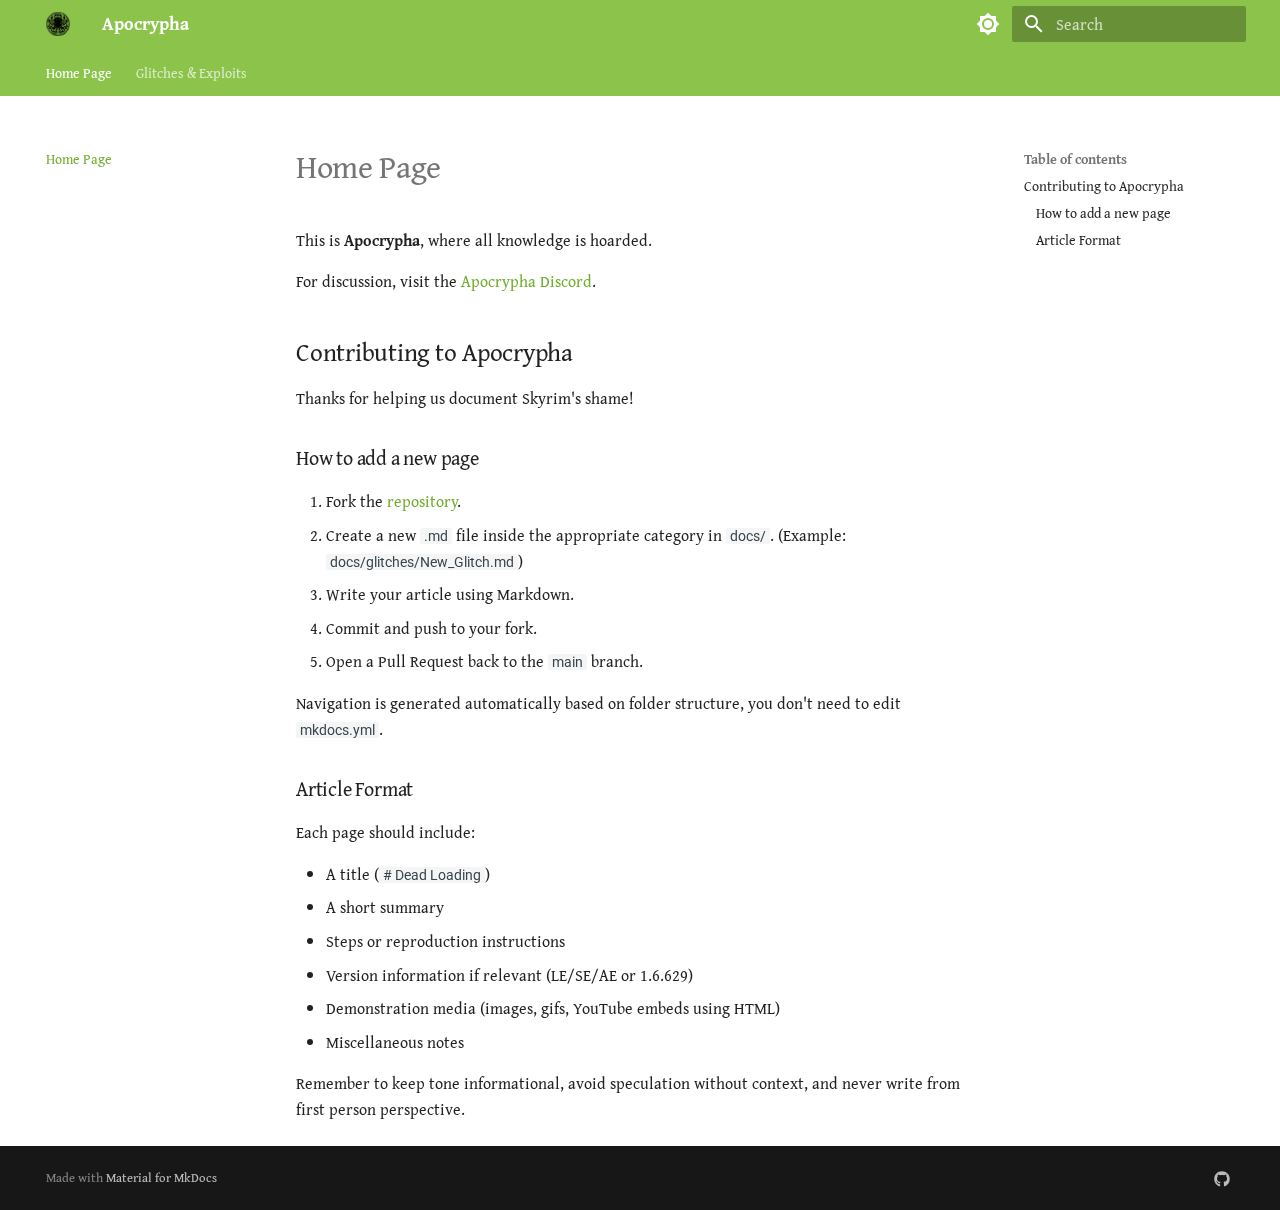
<file: index.html>
<!doctype html>
<html lang="en" class="no-js">
  <head>
    
      <meta charset="utf-8">
      <meta name="viewport" content="width=device-width,initial-scale=1">
      
      
      
        <link rel="canonical" href="https://www.apocrypha.wiki/">
      
      
      
        <link rel="next" href="glitches/Alchemy_Loop/">
      
      
        
      
      
      <link rel="icon" href="assets/favicon.ico">
      <meta name="generator" content="mkdocs-1.6.1, mkdocs-material-9.7.2">
    
    
      
        <title>Apocrypha</title>
      
    
    
      <link rel="stylesheet" href="assets/stylesheets/main.484c7ddc.min.css">
      
        
        <link rel="stylesheet" href="assets/stylesheets/palette.ab4e12ef.min.css">
      
      


    
    
      
    
    
      
        
        
        <link rel="preconnect" href="https://fonts.gstatic.com" crossorigin>
        <link rel="stylesheet" href="https://fonts.googleapis.com/css?family=Gentium+Book+Plus:300,300i,400,400i,700,700i%7CRoboto:400,400i,700,700i&display=fallback">
        <style>:root{--md-text-font:"Gentium Book Plus";--md-code-font:"Roboto"}</style>
      
    
    
    <script>__md_scope=new URL(".",location),__md_hash=e=>[...e].reduce(((e,_)=>(e<<5)-e+_.charCodeAt(0)),0),__md_get=(e,_=localStorage,t=__md_scope)=>JSON.parse(_.getItem(t.pathname+"."+e)),__md_set=(e,_,t=localStorage,a=__md_scope)=>{try{t.setItem(a.pathname+"."+e,JSON.stringify(_))}catch(e){}}</script>
    
      

    
    
  </head>
  
  
    
    
      
    
    
    
    
    <body dir="ltr" data-md-color-scheme="default" data-md-color-primary="light-green" data-md-color-accent="green">
  
    
    <input class="md-toggle" data-md-toggle="drawer" type="checkbox" id="__drawer" autocomplete="off">
    <input class="md-toggle" data-md-toggle="search" type="checkbox" id="__search" autocomplete="off">
    <label class="md-overlay" for="__drawer"></label>
    <div data-md-component="skip">
      
        
        <a href="#home-page" class="md-skip">
          Skip to content
        </a>
      
    </div>
    <div data-md-component="announce">
      
    </div>
    
    
      

<header class="md-header" data-md-component="header">
  <nav class="md-header__inner md-grid" aria-label="Header">
    <a href="." title="Apocrypha" class="md-header__button md-logo" aria-label="Apocrypha" data-md-component="logo">
      
  <img src="assets/logo.png" alt="logo">

    </a>
    <label class="md-header__button md-icon" for="__drawer">
      
      <svg xmlns="http://www.w3.org/2000/svg" viewBox="0 0 24 24"><path d="M3 6h18v2H3zm0 5h18v2H3zm0 5h18v2H3z"/></svg>
    </label>
    <div class="md-header__title" data-md-component="header-title">
      <div class="md-header__ellipsis">
        <div class="md-header__topic">
          <span class="md-ellipsis">
            Apocrypha
          </span>
        </div>
        <div class="md-header__topic" data-md-component="header-topic">
          <span class="md-ellipsis">
            
              Home Page
            
          </span>
        </div>
      </div>
    </div>
    
      
        <form class="md-header__option" data-md-component="palette">
  
    
    
    
    <input class="md-option" data-md-color-media="(prefers-color-scheme: light)" data-md-color-scheme="default" data-md-color-primary="light-green" data-md-color-accent="green"  aria-label="Switch to dark mode"  type="radio" name="__palette" id="__palette_0">
    
      <label class="md-header__button md-icon" title="Switch to dark mode" for="__palette_1" hidden>
        <svg xmlns="http://www.w3.org/2000/svg" viewBox="0 0 24 24"><path d="M12 8a4 4 0 0 0-4 4 4 4 0 0 0 4 4 4 4 0 0 0 4-4 4 4 0 0 0-4-4m0 10a6 6 0 0 1-6-6 6 6 0 0 1 6-6 6 6 0 0 1 6 6 6 6 0 0 1-6 6m8-9.31V4h-4.69L12 .69 8.69 4H4v4.69L.69 12 4 15.31V20h4.69L12 23.31 15.31 20H20v-4.69L23.31 12z"/></svg>
      </label>
    
  
    
    
    
    <input class="md-option" data-md-color-media="(prefers-color-scheme: dark)" data-md-color-scheme="slate" data-md-color-primary="light-green" data-md-color-accent="green"  aria-label="Switch to light mode"  type="radio" name="__palette" id="__palette_1">
    
      <label class="md-header__button md-icon" title="Switch to light mode" for="__palette_0" hidden>
        <svg xmlns="http://www.w3.org/2000/svg" viewBox="0 0 24 24"><path d="M12 18c-.89 0-1.74-.2-2.5-.55C11.56 16.5 13 14.42 13 12s-1.44-4.5-3.5-5.45C10.26 6.2 11.11 6 12 6a6 6 0 0 1 6 6 6 6 0 0 1-6 6m8-9.31V4h-4.69L12 .69 8.69 4H4v4.69L.69 12 4 15.31V20h4.69L12 23.31 15.31 20H20v-4.69L23.31 12z"/></svg>
      </label>
    
  
</form>
      
    
    
      <script>var palette=__md_get("__palette");if(palette&&palette.color){if("(prefers-color-scheme)"===palette.color.media){var media=matchMedia("(prefers-color-scheme: light)"),input=document.querySelector(media.matches?"[data-md-color-media='(prefers-color-scheme: light)']":"[data-md-color-media='(prefers-color-scheme: dark)']");palette.color.media=input.getAttribute("data-md-color-media"),palette.color.scheme=input.getAttribute("data-md-color-scheme"),palette.color.primary=input.getAttribute("data-md-color-primary"),palette.color.accent=input.getAttribute("data-md-color-accent")}for(var[key,value]of Object.entries(palette.color))document.body.setAttribute("data-md-color-"+key,value)}</script>
    
    
    
      
      
        <label class="md-header__button md-icon" for="__search">
          
          <svg xmlns="http://www.w3.org/2000/svg" viewBox="0 0 24 24"><path d="M9.5 3A6.5 6.5 0 0 1 16 9.5c0 1.61-.59 3.09-1.56 4.23l.27.27h.79l5 5-1.5 1.5-5-5v-.79l-.27-.27A6.52 6.52 0 0 1 9.5 16 6.5 6.5 0 0 1 3 9.5 6.5 6.5 0 0 1 9.5 3m0 2C7 5 5 7 5 9.5S7 14 9.5 14 14 12 14 9.5 12 5 9.5 5"/></svg>
        </label>
        <div class="md-search" data-md-component="search" role="dialog">
  <label class="md-search__overlay" for="__search"></label>
  <div class="md-search__inner" role="search">
    <form class="md-search__form" name="search">
      <input type="text" class="md-search__input" name="query" aria-label="Search" placeholder="Search" autocapitalize="off" autocorrect="off" autocomplete="off" spellcheck="false" data-md-component="search-query" required>
      <label class="md-search__icon md-icon" for="__search">
        
        <svg xmlns="http://www.w3.org/2000/svg" viewBox="0 0 24 24"><path d="M9.5 3A6.5 6.5 0 0 1 16 9.5c0 1.61-.59 3.09-1.56 4.23l.27.27h.79l5 5-1.5 1.5-5-5v-.79l-.27-.27A6.52 6.52 0 0 1 9.5 16 6.5 6.5 0 0 1 3 9.5 6.5 6.5 0 0 1 9.5 3m0 2C7 5 5 7 5 9.5S7 14 9.5 14 14 12 14 9.5 12 5 9.5 5"/></svg>
        
        <svg xmlns="http://www.w3.org/2000/svg" viewBox="0 0 24 24"><path d="M20 11v2H8l5.5 5.5-1.42 1.42L4.16 12l7.92-7.92L13.5 5.5 8 11z"/></svg>
      </label>
      <nav class="md-search__options" aria-label="Search">
        
        <button type="reset" class="md-search__icon md-icon" title="Clear" aria-label="Clear" tabindex="-1">
          
          <svg xmlns="http://www.w3.org/2000/svg" viewBox="0 0 24 24"><path d="M19 6.41 17.59 5 12 10.59 6.41 5 5 6.41 10.59 12 5 17.59 6.41 19 12 13.41 17.59 19 19 17.59 13.41 12z"/></svg>
        </button>
      </nav>
      
    </form>
    <div class="md-search__output">
      <div class="md-search__scrollwrap" tabindex="0" data-md-scrollfix>
        <div class="md-search-result" data-md-component="search-result">
          <div class="md-search-result__meta">
            Initializing search
          </div>
          <ol class="md-search-result__list" role="presentation"></ol>
        </div>
      </div>
    </div>
  </div>
</div>
      
    
    
  </nav>
  
</header>
    
    <div class="md-container" data-md-component="container">
      
      
        
          
            
<nav class="md-tabs" aria-label="Tabs" data-md-component="tabs">
  <div class="md-grid">
    <ul class="md-tabs__list">
      
        
  
  
  
    
  
  
    <li class="md-tabs__item md-tabs__item--active">
      <a href="." class="md-tabs__link">
        
  
  
    
  
  Home Page

      </a>
    </li>
  

      
        
  
  
  
  
    
    
      <li class="md-tabs__item">
        <a href="glitches/Alchemy_Loop/" class="md-tabs__link">
          
  
  
  Glitches & Exploits

        </a>
      </li>
    
  

      
    </ul>
  </div>
</nav>
          
        
      
      <main class="md-main" data-md-component="main">
        <div class="md-main__inner md-grid">
          
            
              
              <div class="md-sidebar md-sidebar--primary" data-md-component="sidebar" data-md-type="navigation" >
                <div class="md-sidebar__scrollwrap">
                  <div class="md-sidebar__inner">
                    


  


<nav class="md-nav md-nav--primary md-nav--lifted" aria-label="Navigation" data-md-level="0">
  <label class="md-nav__title" for="__drawer">
    <a href="." title="Apocrypha" class="md-nav__button md-logo" aria-label="Apocrypha" data-md-component="logo">
      
  <img src="assets/logo.png" alt="logo">

    </a>
    Apocrypha
  </label>
  
  <ul class="md-nav__list" data-md-scrollfix>
    
      
      
  
  
    
  
  
  
    <li class="md-nav__item md-nav__item--active">
      
      <input class="md-nav__toggle md-toggle" type="checkbox" id="__toc">
      
      
        
      
      
        <label class="md-nav__link md-nav__link--active" for="__toc">
          
  
  
  <span class="md-ellipsis">
    
  
    Home Page
  

    
  </span>
  
  

          <span class="md-nav__icon md-icon"></span>
        </label>
      
      <a href="." class="md-nav__link md-nav__link--active">
        
  
  
  <span class="md-ellipsis">
    
  
    Home Page
  

    
  </span>
  
  

      </a>
      
        

<nav class="md-nav md-nav--secondary" aria-label="Table of contents">
  
  
  
    
  
  
    <label class="md-nav__title" for="__toc">
      <span class="md-nav__icon md-icon"></span>
      Table of contents
    </label>
    <ul class="md-nav__list" data-md-component="toc" data-md-scrollfix>
      
        <li class="md-nav__item">
  <a href="#contributing-to-apocrypha" class="md-nav__link">
    <span class="md-ellipsis">
      
        Contributing to Apocrypha
      
    </span>
  </a>
  
    <nav class="md-nav" aria-label="Contributing to Apocrypha">
      <ul class="md-nav__list">
        
          <li class="md-nav__item">
  <a href="#how-to-add-a-new-page" class="md-nav__link">
    <span class="md-ellipsis">
      
        How to add a new page
      
    </span>
  </a>
  
</li>
        
          <li class="md-nav__item">
  <a href="#article-format" class="md-nav__link">
    <span class="md-ellipsis">
      
        Article Format
      
    </span>
  </a>
  
</li>
        
      </ul>
    </nav>
  
</li>
      
    </ul>
  
</nav>
      
    </li>
  

    
      
      
  
  
  
  
    
    
    
    
      
      
        
      
    
    
    <li class="md-nav__item md-nav__item--nested">
      
        
        
          
        
        <input class="md-nav__toggle md-toggle md-toggle--indeterminate" type="checkbox" id="__nav_2" >
        
          
          <label class="md-nav__link" for="__nav_2" id="__nav_2_label" tabindex="0">
            
  
  
  <span class="md-ellipsis">
    
  
    Glitches & Exploits
  

    
  </span>
  
  

            <span class="md-nav__icon md-icon"></span>
          </label>
        
        <nav class="md-nav" data-md-level="1" aria-labelledby="__nav_2_label" aria-expanded="false">
          <label class="md-nav__title" for="__nav_2">
            <span class="md-nav__icon md-icon"></span>
            
  
    Glitches & Exploits
  

          </label>
          <ul class="md-nav__list" data-md-scrollfix>
            
              
                
  
  
  
  
    <li class="md-nav__item">
      <a href="glitches/Alchemy_Loop/" class="md-nav__link">
        
  
  
  <span class="md-ellipsis">
    
  
    Alchemy Loop
  

    
  </span>
  
  

      </a>
    </li>
  

              
            
              
                
  
  
  
  
    <li class="md-nav__item">
      <a href="glitches/Dead_Loading/" class="md-nav__link">
        
  
  
  <span class="md-ellipsis">
    
  
    Dead Loading
  

    
  </span>
  
  

      </a>
    </li>
  

              
            
              
                
  
  
  
  
    <li class="md-nav__item">
      <a href="glitches/Duplication/" class="md-nav__link">
        
  
  
  <span class="md-ellipsis">
    
  
    Duplication
  

    
  </span>
  
  

      </a>
    </li>
  

              
            
          </ul>
        </nav>
      
    </li>
  

    
  </ul>
</nav>
                  </div>
                </div>
              </div>
            
            
              
              <div class="md-sidebar md-sidebar--secondary" data-md-component="sidebar" data-md-type="toc" >
                <div class="md-sidebar__scrollwrap">
                  <div class="md-sidebar__inner">
                    

<nav class="md-nav md-nav--secondary" aria-label="Table of contents">
  
  
  
    
  
  
    <label class="md-nav__title" for="__toc">
      <span class="md-nav__icon md-icon"></span>
      Table of contents
    </label>
    <ul class="md-nav__list" data-md-component="toc" data-md-scrollfix>
      
        <li class="md-nav__item">
  <a href="#contributing-to-apocrypha" class="md-nav__link">
    <span class="md-ellipsis">
      
        Contributing to Apocrypha
      
    </span>
  </a>
  
    <nav class="md-nav" aria-label="Contributing to Apocrypha">
      <ul class="md-nav__list">
        
          <li class="md-nav__item">
  <a href="#how-to-add-a-new-page" class="md-nav__link">
    <span class="md-ellipsis">
      
        How to add a new page
      
    </span>
  </a>
  
</li>
        
          <li class="md-nav__item">
  <a href="#article-format" class="md-nav__link">
    <span class="md-ellipsis">
      
        Article Format
      
    </span>
  </a>
  
</li>
        
      </ul>
    </nav>
  
</li>
      
    </ul>
  
</nav>
                  </div>
                </div>
              </div>
            
          
          
            <div class="md-content" data-md-component="content">
              
              <article class="md-content__inner md-typeset">
                
                  



<h1 id="home-page">Home Page<a class="headerlink" href="#home-page" title="Permanent link">&para;</a></h1>
<p>This is <strong>Apocrypha</strong>, where all knowledge is hoarded. </p>
<p>For discussion, visit the <a href="https://discord.gg/rnE4ZttgsJ">Apocrypha Discord</a>.</p>
<h2 id="contributing-to-apocrypha">Contributing to Apocrypha<a class="headerlink" href="#contributing-to-apocrypha" title="Permanent link">&para;</a></h2>
<p>Thanks for helping us document Skyrim's shame!</p>
<h3 id="how-to-add-a-new-page">How to add a new page<a class="headerlink" href="#how-to-add-a-new-page" title="Permanent link">&para;</a></h3>
<ol>
<li>Fork the <a href="https://github.com/Sickliff/Apocrypha">repository</a>.</li>
<li>Create a new <code>.md</code> file inside the appropriate category in <code>docs/</code>. (Example: <code>docs/glitches/New_Glitch.md</code>)</li>
<li>Write your article using Markdown.</li>
<li>Commit and push to your fork.</li>
<li>Open a Pull Request back to the <code>main</code> branch.</li>
</ol>
<p>Navigation is generated automatically based on folder structure, you don't need to edit <code>mkdocs.yml</code>.</p>
<h3 id="article-format">Article Format<a class="headerlink" href="#article-format" title="Permanent link">&para;</a></h3>
<p>Each page should include:</p>
<ul>
<li>A title (<code># Dead Loading</code>)</li>
<li>A short summary</li>
<li>Steps or reproduction instructions</li>
<li>Version information if relevant (LE/SE/AE or 1.6.629)</li>
<li>Demonstration media (images, gifs, YouTube embeds using HTML)</li>
<li>Miscellaneous notes</li>
</ul>
<p>Remember to keep tone informational, avoid speculation without context, and never write from first person perspective.</p>












                
              </article>
            </div>
          
          
<script>var target=document.getElementById(location.hash.slice(1));target&&target.name&&(target.checked=target.name.startsWith("__tabbed_"))</script>
        </div>
        
      </main>
      
        <footer class="md-footer">
  
  <div class="md-footer-meta md-typeset">
    <div class="md-footer-meta__inner md-grid">
      <div class="md-copyright">
  
  
    Made with
    <a href="https://squidfunk.github.io/mkdocs-material/" target="_blank" rel="noopener">
      Material for MkDocs
    </a>
  
</div>
      
        
<div class="md-social">
  
    
    
    
    
      
      
    
    <a href="https://github.com/Sickliff/Apocrypha" target="_blank" rel="noopener" title="github.com" class="md-social__link">
      <svg xmlns="http://www.w3.org/2000/svg" viewBox="0 0 512 512"><!--! Font Awesome Free 7.1.0 by @fontawesome - https://fontawesome.com License - https://fontawesome.com/license/free (Icons: CC BY 4.0, Fonts: SIL OFL 1.1, Code: MIT License) Copyright 2025 Fonticons, Inc.--><path d="M173.9 397.4c0 2-2.3 3.6-5.2 3.6-3.3.3-5.6-1.3-5.6-3.6 0-2 2.3-3.6 5.2-3.6 3-.3 5.6 1.3 5.6 3.6m-31.1-4.5c-.7 2 1.3 4.3 4.3 4.9 2.6 1 5.6 0 6.2-2s-1.3-4.3-4.3-5.2c-2.6-.7-5.5.3-6.2 2.3m44.2-1.7c-2.9.7-4.9 2.6-4.6 4.9.3 2 2.9 3.3 5.9 2.6 2.9-.7 4.9-2.6 4.6-4.6-.3-1.9-3-3.2-5.9-2.9M252.8 8C114.1 8 8 113.3 8 252c0 110.9 69.8 205.8 169.5 239.2 12.8 2.3 17.3-5.6 17.3-12.1 0-6.2-.3-40.4-.3-61.4 0 0-70 15-84.7-29.8 0 0-11.4-29.1-27.8-36.6 0 0-22.9-15.7 1.6-15.4 0 0 24.9 2 38.6 25.8 21.9 38.6 58.6 27.5 72.9 20.9 2.3-16 8.8-27.1 16-33.7-55.9-6.2-112.3-14.3-112.3-110.5 0-27.5 7.6-41.3 23.6-58.9-2.6-6.5-11.1-33.3 2.6-67.9 20.9-6.5 69 27 69 27 20-5.6 41.5-8.5 62.8-8.5s42.8 2.9 62.8 8.5c0 0 48.1-33.6 69-27 13.7 34.7 5.2 61.4 2.6 67.9 16 17.7 25.8 31.5 25.8 58.9 0 96.5-58.9 104.2-114.8 110.5 9.2 7.9 17 22.9 17 46.4 0 33.7-.3 75.4-.3 83.6 0 6.5 4.6 14.4 17.3 12.1C436.2 457.8 504 362.9 504 252 504 113.3 391.5 8 252.8 8M105.2 352.9c-1.3 1-1 3.3.7 5.2 1.6 1.6 3.9 2.3 5.2 1 1.3-1 1-3.3-.7-5.2-1.6-1.6-3.9-2.3-5.2-1m-10.8-8.1c-.7 1.3.3 2.9 2.3 3.9 1.6 1 3.6.7 4.3-.7.7-1.3-.3-2.9-2.3-3.9-2-.6-3.6-.3-4.3.7m32.4 35.6c-1.6 1.3-1 4.3 1.3 6.2 2.3 2.3 5.2 2.6 6.5 1 1.3-1.3.7-4.3-1.3-6.2-2.2-2.3-5.2-2.6-6.5-1m-11.4-14.7c-1.6 1-1.6 3.6 0 5.9s4.3 3.3 5.6 2.3c1.6-1.3 1.6-3.9 0-6.2-1.4-2.3-4-3.3-5.6-2"/></svg>
    </a>
  
</div>
      
    </div>
  </div>
</footer>
      
    </div>
    <div class="md-dialog" data-md-component="dialog">
      <div class="md-dialog__inner md-typeset"></div>
    </div>
    
    
    
      
      
      <script id="__config" type="application/json">{"annotate": null, "base": ".", "features": ["navigation.sections", "navigation.expand", "navigation.tabs", "content.code.copy", "search.highlight", "content.anchors"], "search": "assets/javascripts/workers/search.2c215733.min.js", "tags": null, "translations": {"clipboard.copied": "Copied to clipboard", "clipboard.copy": "Copy to clipboard", "search.result.more.one": "1 more on this page", "search.result.more.other": "# more on this page", "search.result.none": "No matching documents", "search.result.one": "1 matching document", "search.result.other": "# matching documents", "search.result.placeholder": "Type to start searching", "search.result.term.missing": "Missing", "select.version": "Select version"}, "version": null}</script>
    
    
      <script src="assets/javascripts/bundle.79ae519e.min.js"></script>
      
    
  </body>
</html>
</file>
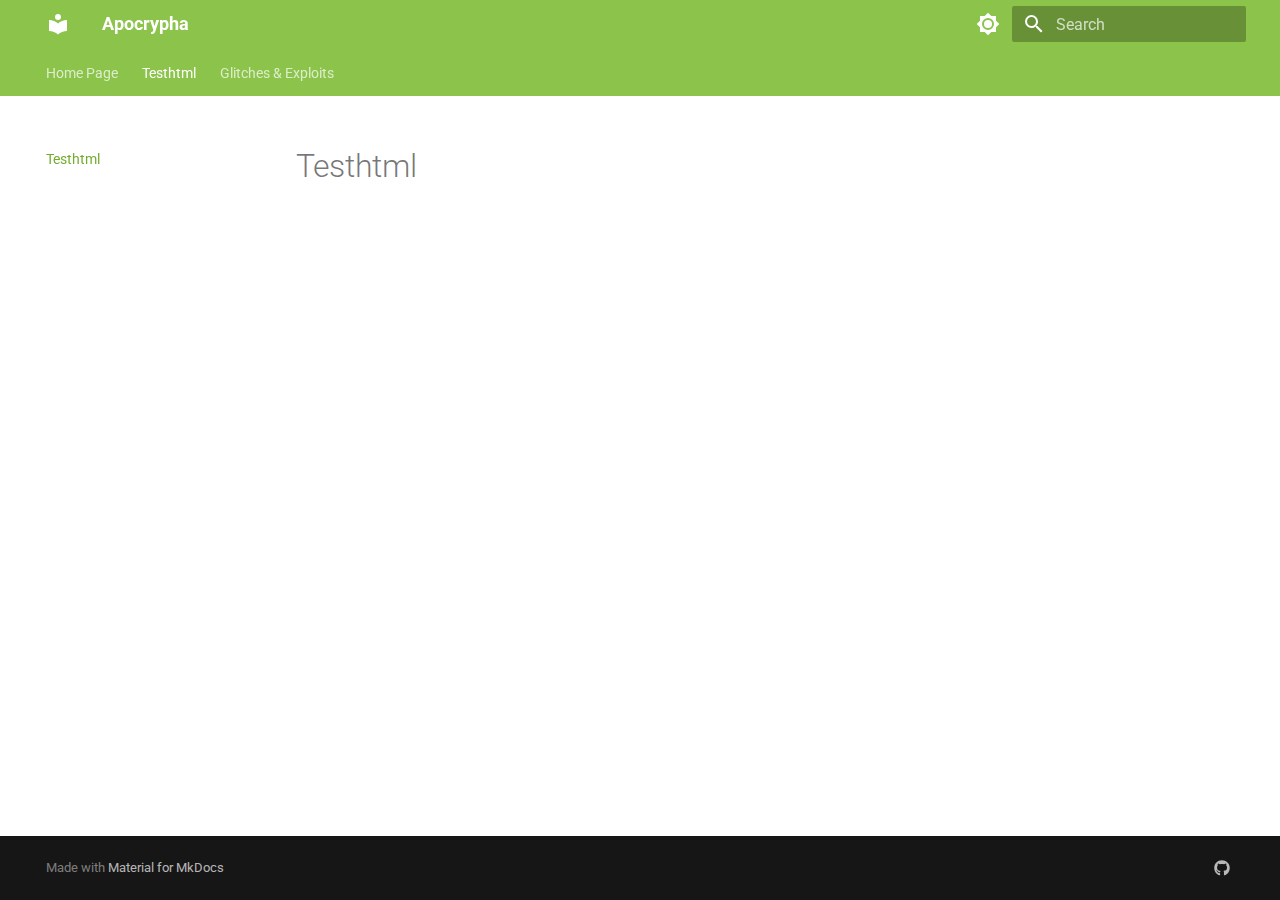
<file: testhtml/index.html>
<!doctype html>
<html lang="en" class="no-js">
  <head>
    
      <meta charset="utf-8">
      <meta name="viewport" content="width=device-width,initial-scale=1">
      
      
      
        <link rel="canonical" href="https://www.apocrypha.wiki/testhtml/">
      
      
        <link rel="prev" href="..">
      
      
        <link rel="next" href="../glitches/Alchemy_Loop/">
      
      
        
      
      
      <link rel="icon" href="../assets/images/favicon.png">
      <meta name="generator" content="mkdocs-1.6.1, mkdocs-material-9.7.0">
    
    
      
        <title>Testhtml - Apocrypha</title>
      
    
    
      <link rel="stylesheet" href="../assets/stylesheets/main.618322db.min.css">
      
        
        <link rel="stylesheet" href="../assets/stylesheets/palette.ab4e12ef.min.css">
      
      


    
    
      
    
    
      
        
        
        <link rel="preconnect" href="https://fonts.gstatic.com" crossorigin>
        <link rel="stylesheet" href="https://fonts.googleapis.com/css?family=Roboto:300,300i,400,400i,700,700i%7CRoboto+Mono:400,400i,700,700i&display=fallback">
        <style>:root{--md-text-font:"Roboto";--md-code-font:"Roboto Mono"}</style>
      
    
    
    <script>__md_scope=new URL("..",location),__md_hash=e=>[...e].reduce(((e,_)=>(e<<5)-e+_.charCodeAt(0)),0),__md_get=(e,_=localStorage,t=__md_scope)=>JSON.parse(_.getItem(t.pathname+"."+e)),__md_set=(e,_,t=localStorage,a=__md_scope)=>{try{t.setItem(a.pathname+"."+e,JSON.stringify(_))}catch(e){}}</script>
    
      

    
    
  </head>
  
  
    
    
      
    
    
    
    
    <body dir="ltr" data-md-color-scheme="default" data-md-color-primary="light-green" data-md-color-accent="green">
  
    
    <input class="md-toggle" data-md-toggle="drawer" type="checkbox" id="__drawer" autocomplete="off">
    <input class="md-toggle" data-md-toggle="search" type="checkbox" id="__search" autocomplete="off">
    <label class="md-overlay" for="__drawer"></label>
    <div data-md-component="skip">
      
    </div>
    <div data-md-component="announce">
      
    </div>
    
    
      

<header class="md-header" data-md-component="header">
  <nav class="md-header__inner md-grid" aria-label="Header">
    <a href=".." title="Apocrypha" class="md-header__button md-logo" aria-label="Apocrypha" data-md-component="logo">
      
  
  <svg xmlns="http://www.w3.org/2000/svg" viewBox="0 0 24 24"><path d="M12 8a3 3 0 0 0 3-3 3 3 0 0 0-3-3 3 3 0 0 0-3 3 3 3 0 0 0 3 3m0 3.54C9.64 9.35 6.5 8 3 8v11c3.5 0 6.64 1.35 9 3.54 2.36-2.19 5.5-3.54 9-3.54V8c-3.5 0-6.64 1.35-9 3.54"/></svg>

    </a>
    <label class="md-header__button md-icon" for="__drawer">
      
      <svg xmlns="http://www.w3.org/2000/svg" viewBox="0 0 24 24"><path d="M3 6h18v2H3zm0 5h18v2H3zm0 5h18v2H3z"/></svg>
    </label>
    <div class="md-header__title" data-md-component="header-title">
      <div class="md-header__ellipsis">
        <div class="md-header__topic">
          <span class="md-ellipsis">
            Apocrypha
          </span>
        </div>
        <div class="md-header__topic" data-md-component="header-topic">
          <span class="md-ellipsis">
            
              Testhtml
            
          </span>
        </div>
      </div>
    </div>
    
      
        <form class="md-header__option" data-md-component="palette">
  
    
    
    
    <input class="md-option" data-md-color-media="(prefers-color-scheme: light)" data-md-color-scheme="default" data-md-color-primary="light-green" data-md-color-accent="green"  aria-label="Switch to dark mode"  type="radio" name="__palette" id="__palette_0">
    
      <label class="md-header__button md-icon" title="Switch to dark mode" for="__palette_1" hidden>
        <svg xmlns="http://www.w3.org/2000/svg" viewBox="0 0 24 24"><path d="M12 8a4 4 0 0 0-4 4 4 4 0 0 0 4 4 4 4 0 0 0 4-4 4 4 0 0 0-4-4m0 10a6 6 0 0 1-6-6 6 6 0 0 1 6-6 6 6 0 0 1 6 6 6 6 0 0 1-6 6m8-9.31V4h-4.69L12 .69 8.69 4H4v4.69L.69 12 4 15.31V20h4.69L12 23.31 15.31 20H20v-4.69L23.31 12z"/></svg>
      </label>
    
  
    
    
    
    <input class="md-option" data-md-color-media="(prefers-color-scheme: dark)" data-md-color-scheme="slate" data-md-color-primary="light-green" data-md-color-accent="green"  aria-label="Switch to light mode"  type="radio" name="__palette" id="__palette_1">
    
      <label class="md-header__button md-icon" title="Switch to light mode" for="__palette_0" hidden>
        <svg xmlns="http://www.w3.org/2000/svg" viewBox="0 0 24 24"><path d="M12 18c-.89 0-1.74-.2-2.5-.55C11.56 16.5 13 14.42 13 12s-1.44-4.5-3.5-5.45C10.26 6.2 11.11 6 12 6a6 6 0 0 1 6 6 6 6 0 0 1-6 6m8-9.31V4h-4.69L12 .69 8.69 4H4v4.69L.69 12 4 15.31V20h4.69L12 23.31 15.31 20H20v-4.69L23.31 12z"/></svg>
      </label>
    
  
</form>
      
    
    
      <script>var palette=__md_get("__palette");if(palette&&palette.color){if("(prefers-color-scheme)"===palette.color.media){var media=matchMedia("(prefers-color-scheme: light)"),input=document.querySelector(media.matches?"[data-md-color-media='(prefers-color-scheme: light)']":"[data-md-color-media='(prefers-color-scheme: dark)']");palette.color.media=input.getAttribute("data-md-color-media"),palette.color.scheme=input.getAttribute("data-md-color-scheme"),palette.color.primary=input.getAttribute("data-md-color-primary"),palette.color.accent=input.getAttribute("data-md-color-accent")}for(var[key,value]of Object.entries(palette.color))document.body.setAttribute("data-md-color-"+key,value)}</script>
    
    
    
      
      
        <label class="md-header__button md-icon" for="__search">
          
          <svg xmlns="http://www.w3.org/2000/svg" viewBox="0 0 24 24"><path d="M9.5 3A6.5 6.5 0 0 1 16 9.5c0 1.61-.59 3.09-1.56 4.23l.27.27h.79l5 5-1.5 1.5-5-5v-.79l-.27-.27A6.52 6.52 0 0 1 9.5 16 6.5 6.5 0 0 1 3 9.5 6.5 6.5 0 0 1 9.5 3m0 2C7 5 5 7 5 9.5S7 14 9.5 14 14 12 14 9.5 12 5 9.5 5"/></svg>
        </label>
        <div class="md-search" data-md-component="search" role="dialog">
  <label class="md-search__overlay" for="__search"></label>
  <div class="md-search__inner" role="search">
    <form class="md-search__form" name="search">
      <input type="text" class="md-search__input" name="query" aria-label="Search" placeholder="Search" autocapitalize="off" autocorrect="off" autocomplete="off" spellcheck="false" data-md-component="search-query" required>
      <label class="md-search__icon md-icon" for="__search">
        
        <svg xmlns="http://www.w3.org/2000/svg" viewBox="0 0 24 24"><path d="M9.5 3A6.5 6.5 0 0 1 16 9.5c0 1.61-.59 3.09-1.56 4.23l.27.27h.79l5 5-1.5 1.5-5-5v-.79l-.27-.27A6.52 6.52 0 0 1 9.5 16 6.5 6.5 0 0 1 3 9.5 6.5 6.5 0 0 1 9.5 3m0 2C7 5 5 7 5 9.5S7 14 9.5 14 14 12 14 9.5 12 5 9.5 5"/></svg>
        
        <svg xmlns="http://www.w3.org/2000/svg" viewBox="0 0 24 24"><path d="M20 11v2H8l5.5 5.5-1.42 1.42L4.16 12l7.92-7.92L13.5 5.5 8 11z"/></svg>
      </label>
      <nav class="md-search__options" aria-label="Search">
        
        <button type="reset" class="md-search__icon md-icon" title="Clear" aria-label="Clear" tabindex="-1">
          
          <svg xmlns="http://www.w3.org/2000/svg" viewBox="0 0 24 24"><path d="M19 6.41 17.59 5 12 10.59 6.41 5 5 6.41 10.59 12 5 17.59 6.41 19 12 13.41 17.59 19 19 17.59 13.41 12z"/></svg>
        </button>
      </nav>
      
    </form>
    <div class="md-search__output">
      <div class="md-search__scrollwrap" tabindex="0" data-md-scrollfix>
        <div class="md-search-result" data-md-component="search-result">
          <div class="md-search-result__meta">
            Initializing search
          </div>
          <ol class="md-search-result__list" role="presentation"></ol>
        </div>
      </div>
    </div>
  </div>
</div>
      
    
    
  </nav>
  
</header>
    
    <div class="md-container" data-md-component="container">
      
      
        
          
            
<nav class="md-tabs" aria-label="Tabs" data-md-component="tabs">
  <div class="md-grid">
    <ul class="md-tabs__list">
      
        
  
  
  
  
    <li class="md-tabs__item">
      <a href=".." class="md-tabs__link">
        
  
  
    
  
  Home Page

      </a>
    </li>
  

      
        
  
  
  
    
  
  
    <li class="md-tabs__item md-tabs__item--active">
      <a href="./" class="md-tabs__link">
        
  
  
    
  
  Testhtml

      </a>
    </li>
  

      
        
  
  
  
  
    
    
      <li class="md-tabs__item">
        <a href="../glitches/Alchemy_Loop/" class="md-tabs__link">
          
  
  
  Glitches & Exploits

        </a>
      </li>
    
  

      
    </ul>
  </div>
</nav>
          
        
      
      <main class="md-main" data-md-component="main">
        <div class="md-main__inner md-grid">
          
            
              
              <div class="md-sidebar md-sidebar--primary" data-md-component="sidebar" data-md-type="navigation" >
                <div class="md-sidebar__scrollwrap">
                  <div class="md-sidebar__inner">
                    


  


<nav class="md-nav md-nav--primary md-nav--lifted" aria-label="Navigation" data-md-level="0">
  <label class="md-nav__title" for="__drawer">
    <a href=".." title="Apocrypha" class="md-nav__button md-logo" aria-label="Apocrypha" data-md-component="logo">
      
  
  <svg xmlns="http://www.w3.org/2000/svg" viewBox="0 0 24 24"><path d="M12 8a3 3 0 0 0 3-3 3 3 0 0 0-3-3 3 3 0 0 0-3 3 3 3 0 0 0 3 3m0 3.54C9.64 9.35 6.5 8 3 8v11c3.5 0 6.64 1.35 9 3.54 2.36-2.19 5.5-3.54 9-3.54V8c-3.5 0-6.64 1.35-9 3.54"/></svg>

    </a>
    Apocrypha
  </label>
  
  <ul class="md-nav__list" data-md-scrollfix>
    
      
      
  
  
  
  
    <li class="md-nav__item">
      <a href=".." class="md-nav__link">
        
  
  
  <span class="md-ellipsis">
    
  
    Home Page
  

    
  </span>
  
  

      </a>
    </li>
  

    
      
      
  
  
    
  
  
  
    <li class="md-nav__item md-nav__item--active">
      
      <input class="md-nav__toggle md-toggle" type="checkbox" id="__toc">
      
      
      
      <a href="./" class="md-nav__link md-nav__link--active">
        
  
  
  <span class="md-ellipsis">
    
  
    Testhtml
  

    
  </span>
  
  

      </a>
      
    </li>
  

    
      
      
  
  
  
  
    
    
    
    
      
      
        
      
    
    
    <li class="md-nav__item md-nav__item--nested">
      
        
        
          
        
        <input class="md-nav__toggle md-toggle md-toggle--indeterminate" type="checkbox" id="__nav_3" >
        
          
          <label class="md-nav__link" for="__nav_3" id="__nav_3_label" tabindex="0">
            
  
  
  <span class="md-ellipsis">
    
  
    Glitches & Exploits
  

    
  </span>
  
  

            <span class="md-nav__icon md-icon"></span>
          </label>
        
        <nav class="md-nav" data-md-level="1" aria-labelledby="__nav_3_label" aria-expanded="false">
          <label class="md-nav__title" for="__nav_3">
            <span class="md-nav__icon md-icon"></span>
            
  
    Glitches & Exploits
  

          </label>
          <ul class="md-nav__list" data-md-scrollfix>
            
              
                
  
  
  
  
    <li class="md-nav__item">
      <a href="../glitches/Alchemy_Loop/" class="md-nav__link">
        
  
  
  <span class="md-ellipsis">
    
  
    Alchemy Loop
  

    
  </span>
  
  

      </a>
    </li>
  

              
            
              
                
  
  
  
  
    <li class="md-nav__item">
      <a href="../glitches/Dead_Loading/" class="md-nav__link">
        
  
  
  <span class="md-ellipsis">
    
  
    Dead Loading
  

    
  </span>
  
  

      </a>
    </li>
  

              
            
              
                
  
  
  
  
    <li class="md-nav__item">
      <a href="../glitches/Duplication/" class="md-nav__link">
        
  
  
  <span class="md-ellipsis">
    
  
    Duplication
  

    
  </span>
  
  

      </a>
    </li>
  

              
            
          </ul>
        </nav>
      
    </li>
  

    
  </ul>
</nav>
                  </div>
                </div>
              </div>
            
            
              
              <div class="md-sidebar md-sidebar--secondary" data-md-component="sidebar" data-md-type="toc" >
                <div class="md-sidebar__scrollwrap">
                  <div class="md-sidebar__inner">
                    

<nav class="md-nav md-nav--secondary" aria-label="Table of contents">
  
  
  
  
</nav>
                  </div>
                </div>
              </div>
            
          
          
            <div class="md-content" data-md-component="content">
              
              <article class="md-content__inner md-typeset">
                
                  



  <h1>Testhtml</h1>

<iframe width="560" height="315"
    src="https://www.youtube.com/embed/gJ9cWIrCw18"
    title="YouTube video player"
    frameborder="0"
    allow="accelerometer; autoplay; encrypted-media; gyroscope; picture-in-picture"
    allowfullscreen>
</iframe>












                
              </article>
            </div>
          
          
<script>var target=document.getElementById(location.hash.slice(1));target&&target.name&&(target.checked=target.name.startsWith("__tabbed_"))</script>
        </div>
        
      </main>
      
        <footer class="md-footer">
  
  <div class="md-footer-meta md-typeset">
    <div class="md-footer-meta__inner md-grid">
      <div class="md-copyright">
  
  
    Made with
    <a href="https://squidfunk.github.io/mkdocs-material/" target="_blank" rel="noopener">
      Material for MkDocs
    </a>
  
</div>
      
        
<div class="md-social">
  
    
    
    
    
      
      
    
    <a href="https://github.com/Sickliff/Apocrypha" target="_blank" rel="noopener" title="github.com" class="md-social__link">
      <svg xmlns="http://www.w3.org/2000/svg" viewBox="0 0 512 512"><!--! Font Awesome Free 7.1.0 by @fontawesome - https://fontawesome.com License - https://fontawesome.com/license/free (Icons: CC BY 4.0, Fonts: SIL OFL 1.1, Code: MIT License) Copyright 2025 Fonticons, Inc.--><path d="M173.9 397.4c0 2-2.3 3.6-5.2 3.6-3.3.3-5.6-1.3-5.6-3.6 0-2 2.3-3.6 5.2-3.6 3-.3 5.6 1.3 5.6 3.6m-31.1-4.5c-.7 2 1.3 4.3 4.3 4.9 2.6 1 5.6 0 6.2-2s-1.3-4.3-4.3-5.2c-2.6-.7-5.5.3-6.2 2.3m44.2-1.7c-2.9.7-4.9 2.6-4.6 4.9.3 2 2.9 3.3 5.9 2.6 2.9-.7 4.9-2.6 4.6-4.6-.3-1.9-3-3.2-5.9-2.9M252.8 8C114.1 8 8 113.3 8 252c0 110.9 69.8 205.8 169.5 239.2 12.8 2.3 17.3-5.6 17.3-12.1 0-6.2-.3-40.4-.3-61.4 0 0-70 15-84.7-29.8 0 0-11.4-29.1-27.8-36.6 0 0-22.9-15.7 1.6-15.4 0 0 24.9 2 38.6 25.8 21.9 38.6 58.6 27.5 72.9 20.9 2.3-16 8.8-27.1 16-33.7-55.9-6.2-112.3-14.3-112.3-110.5 0-27.5 7.6-41.3 23.6-58.9-2.6-6.5-11.1-33.3 2.6-67.9 20.9-6.5 69 27 69 27 20-5.6 41.5-8.5 62.8-8.5s42.8 2.9 62.8 8.5c0 0 48.1-33.6 69-27 13.7 34.7 5.2 61.4 2.6 67.9 16 17.7 25.8 31.5 25.8 58.9 0 96.5-58.9 104.2-114.8 110.5 9.2 7.9 17 22.9 17 46.4 0 33.7-.3 75.4-.3 83.6 0 6.5 4.6 14.4 17.3 12.1C436.2 457.8 504 362.9 504 252 504 113.3 391.5 8 252.8 8M105.2 352.9c-1.3 1-1 3.3.7 5.2 1.6 1.6 3.9 2.3 5.2 1 1.3-1 1-3.3-.7-5.2-1.6-1.6-3.9-2.3-5.2-1m-10.8-8.1c-.7 1.3.3 2.9 2.3 3.9 1.6 1 3.6.7 4.3-.7.7-1.3-.3-2.9-2.3-3.9-2-.6-3.6-.3-4.3.7m32.4 35.6c-1.6 1.3-1 4.3 1.3 6.2 2.3 2.3 5.2 2.6 6.5 1 1.3-1.3.7-4.3-1.3-6.2-2.2-2.3-5.2-2.6-6.5-1m-11.4-14.7c-1.6 1-1.6 3.6 0 5.9s4.3 3.3 5.6 2.3c1.6-1.3 1.6-3.9 0-6.2-1.4-2.3-4-3.3-5.6-2"/></svg>
    </a>
  
</div>
      
    </div>
  </div>
</footer>
      
    </div>
    <div class="md-dialog" data-md-component="dialog">
      <div class="md-dialog__inner md-typeset"></div>
    </div>
    
    
    
      
      
      <script id="__config" type="application/json">{"annotate": null, "base": "..", "features": ["navigation.sections", "navigation.expand", "navigation.tabs", "content.code.copy", "search.highlight", "content.anchors"], "search": "../assets/javascripts/workers/search.7a47a382.min.js", "tags": null, "translations": {"clipboard.copied": "Copied to clipboard", "clipboard.copy": "Copy to clipboard", "search.result.more.one": "1 more on this page", "search.result.more.other": "# more on this page", "search.result.none": "No matching documents", "search.result.one": "1 matching document", "search.result.other": "# matching documents", "search.result.placeholder": "Type to start searching", "search.result.term.missing": "Missing", "select.version": "Select version"}, "version": null}</script>
    
    
      <script src="../assets/javascripts/bundle.e71a0d61.min.js"></script>
      
    
  </body>
</html>
</file>
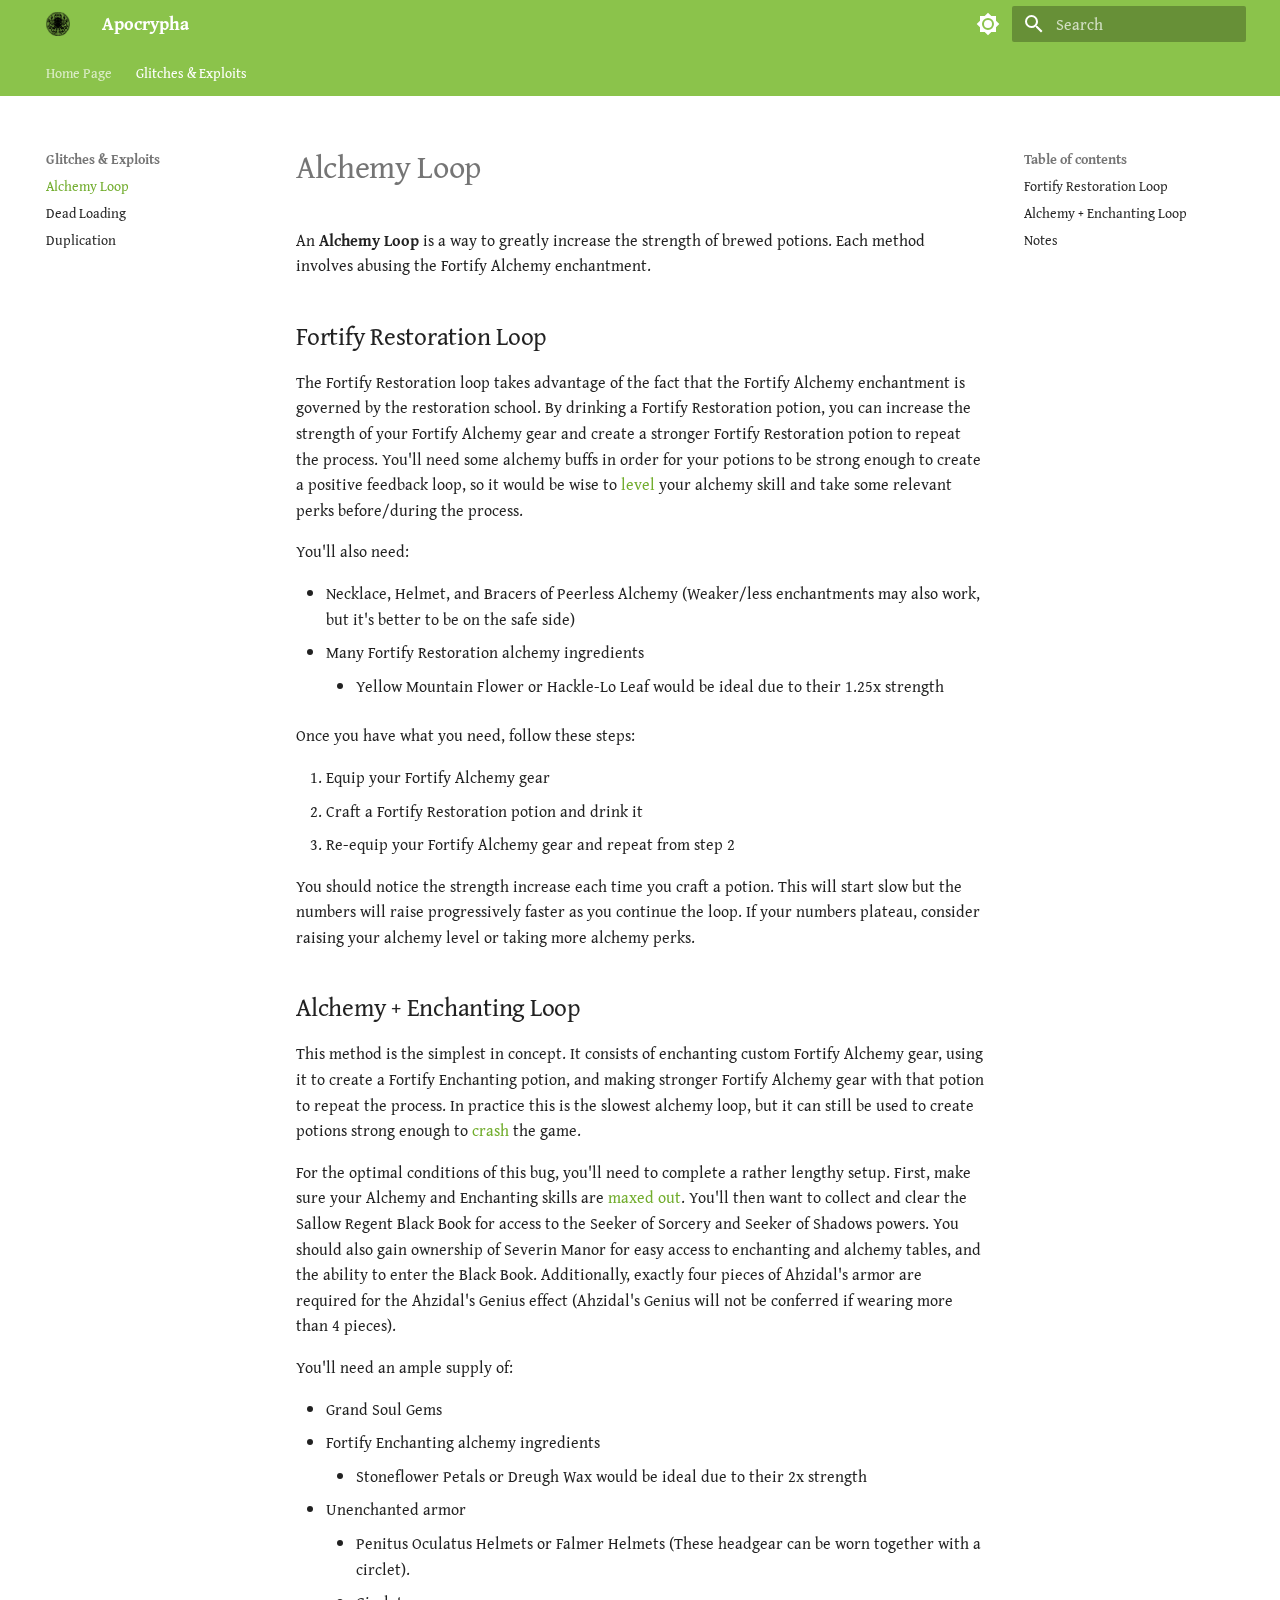
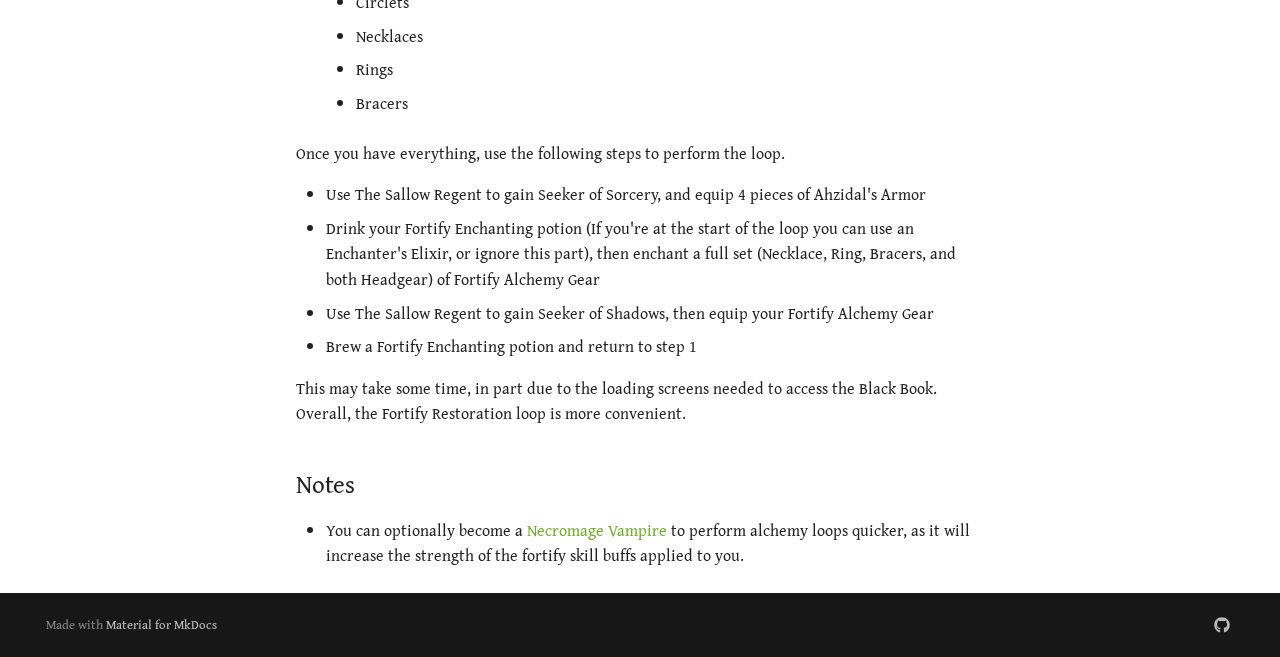
<file: glitches/Alchemy_Loop/index.html>
<!doctype html>
<html lang="en" class="no-js">
  <head>
    
      <meta charset="utf-8">
      <meta name="viewport" content="width=device-width,initial-scale=1">
      
      
      
        <link rel="canonical" href="https://www.apocrypha.wiki/glitches/Alchemy_Loop/">
      
      
        <link rel="prev" href="../..">
      
      
        <link rel="next" href="../Dead_Loading/">
      
      
        
      
      
      <link rel="icon" href="../../assets/favicon.ico">
      <meta name="generator" content="mkdocs-1.6.1, mkdocs-material-9.7.6">
    
    
      
        <title>Alchemy Loop - Apocrypha</title>
      
    
    
      <link rel="stylesheet" href="../../assets/stylesheets/main.484c7ddc.min.css">
      
        
        <link rel="stylesheet" href="../../assets/stylesheets/palette.ab4e12ef.min.css">
      
      


    
    
      
    
    
      
        
        
        <link rel="preconnect" href="https://fonts.gstatic.com" crossorigin>
        <link rel="stylesheet" href="https://fonts.googleapis.com/css?family=Gentium+Book+Plus:300,300i,400,400i,700,700i%7CRoboto:400,400i,700,700i&display=fallback">
        <style>:root{--md-text-font:"Gentium Book Plus";--md-code-font:"Roboto"}</style>
      
    
    
    <script>__md_scope=new URL("../..",location),__md_hash=e=>[...e].reduce(((e,_)=>(e<<5)-e+_.charCodeAt(0)),0),__md_get=(e,_=localStorage,t=__md_scope)=>JSON.parse(_.getItem(t.pathname+"."+e)),__md_set=(e,_,t=localStorage,a=__md_scope)=>{try{t.setItem(a.pathname+"."+e,JSON.stringify(_))}catch(e){}}</script>
    
      

    
    
  </head>
  
  
    
    
      
    
    
    
    
    <body dir="ltr" data-md-color-scheme="default" data-md-color-primary="light-green" data-md-color-accent="green">
  
    
    <input class="md-toggle" data-md-toggle="drawer" type="checkbox" id="__drawer" autocomplete="off">
    <input class="md-toggle" data-md-toggle="search" type="checkbox" id="__search" autocomplete="off">
    <label class="md-overlay" for="__drawer"></label>
    <div data-md-component="skip">
      
        
        <a href="#alchemy-loop" class="md-skip">
          Skip to content
        </a>
      
    </div>
    <div data-md-component="announce">
      
    </div>
    
    
      

<header class="md-header" data-md-component="header">
  <nav class="md-header__inner md-grid" aria-label="Header">
    <a href="../.." title="Apocrypha" class="md-header__button md-logo" aria-label="Apocrypha" data-md-component="logo">
      
  <img src="../../assets/logo.png" alt="logo">

    </a>
    <label class="md-header__button md-icon" for="__drawer">
      
      <svg xmlns="http://www.w3.org/2000/svg" viewBox="0 0 24 24"><path d="M3 6h18v2H3zm0 5h18v2H3zm0 5h18v2H3z"/></svg>
    </label>
    <div class="md-header__title" data-md-component="header-title">
      <div class="md-header__ellipsis">
        <div class="md-header__topic">
          <span class="md-ellipsis">
            Apocrypha
          </span>
        </div>
        <div class="md-header__topic" data-md-component="header-topic">
          <span class="md-ellipsis">
            
              Alchemy Loop
            
          </span>
        </div>
      </div>
    </div>
    
      
        <form class="md-header__option" data-md-component="palette">
  
    
    
    
    <input class="md-option" data-md-color-media="(prefers-color-scheme: light)" data-md-color-scheme="default" data-md-color-primary="light-green" data-md-color-accent="green"  aria-label="Switch to dark mode"  type="radio" name="__palette" id="__palette_0">
    
      <label class="md-header__button md-icon" title="Switch to dark mode" for="__palette_1" hidden>
        <svg xmlns="http://www.w3.org/2000/svg" viewBox="0 0 24 24"><path d="M12 8a4 4 0 0 0-4 4 4 4 0 0 0 4 4 4 4 0 0 0 4-4 4 4 0 0 0-4-4m0 10a6 6 0 0 1-6-6 6 6 0 0 1 6-6 6 6 0 0 1 6 6 6 6 0 0 1-6 6m8-9.31V4h-4.69L12 .69 8.69 4H4v4.69L.69 12 4 15.31V20h4.69L12 23.31 15.31 20H20v-4.69L23.31 12z"/></svg>
      </label>
    
  
    
    
    
    <input class="md-option" data-md-color-media="(prefers-color-scheme: dark)" data-md-color-scheme="slate" data-md-color-primary="light-green" data-md-color-accent="green"  aria-label="Switch to light mode"  type="radio" name="__palette" id="__palette_1">
    
      <label class="md-header__button md-icon" title="Switch to light mode" for="__palette_0" hidden>
        <svg xmlns="http://www.w3.org/2000/svg" viewBox="0 0 24 24"><path d="M12 18c-.89 0-1.74-.2-2.5-.55C11.56 16.5 13 14.42 13 12s-1.44-4.5-3.5-5.45C10.26 6.2 11.11 6 12 6a6 6 0 0 1 6 6 6 6 0 0 1-6 6m8-9.31V4h-4.69L12 .69 8.69 4H4v4.69L.69 12 4 15.31V20h4.69L12 23.31 15.31 20H20v-4.69L23.31 12z"/></svg>
      </label>
    
  
</form>
      
    
    
      <script>var palette=__md_get("__palette");if(palette&&palette.color){if("(prefers-color-scheme)"===palette.color.media){var media=matchMedia("(prefers-color-scheme: light)"),input=document.querySelector(media.matches?"[data-md-color-media='(prefers-color-scheme: light)']":"[data-md-color-media='(prefers-color-scheme: dark)']");palette.color.media=input.getAttribute("data-md-color-media"),palette.color.scheme=input.getAttribute("data-md-color-scheme"),palette.color.primary=input.getAttribute("data-md-color-primary"),palette.color.accent=input.getAttribute("data-md-color-accent")}for(var[key,value]of Object.entries(palette.color))document.body.setAttribute("data-md-color-"+key,value)}</script>
    
    
    
      
      
        <label class="md-header__button md-icon" for="__search">
          
          <svg xmlns="http://www.w3.org/2000/svg" viewBox="0 0 24 24"><path d="M9.5 3A6.5 6.5 0 0 1 16 9.5c0 1.61-.59 3.09-1.56 4.23l.27.27h.79l5 5-1.5 1.5-5-5v-.79l-.27-.27A6.52 6.52 0 0 1 9.5 16 6.5 6.5 0 0 1 3 9.5 6.5 6.5 0 0 1 9.5 3m0 2C7 5 5 7 5 9.5S7 14 9.5 14 14 12 14 9.5 12 5 9.5 5"/></svg>
        </label>
        <div class="md-search" data-md-component="search" role="dialog">
  <label class="md-search__overlay" for="__search"></label>
  <div class="md-search__inner" role="search">
    <form class="md-search__form" name="search">
      <input type="text" class="md-search__input" name="query" aria-label="Search" placeholder="Search" autocapitalize="off" autocorrect="off" autocomplete="off" spellcheck="false" data-md-component="search-query" required>
      <label class="md-search__icon md-icon" for="__search">
        
        <svg xmlns="http://www.w3.org/2000/svg" viewBox="0 0 24 24"><path d="M9.5 3A6.5 6.5 0 0 1 16 9.5c0 1.61-.59 3.09-1.56 4.23l.27.27h.79l5 5-1.5 1.5-5-5v-.79l-.27-.27A6.52 6.52 0 0 1 9.5 16 6.5 6.5 0 0 1 3 9.5 6.5 6.5 0 0 1 9.5 3m0 2C7 5 5 7 5 9.5S7 14 9.5 14 14 12 14 9.5 12 5 9.5 5"/></svg>
        
        <svg xmlns="http://www.w3.org/2000/svg" viewBox="0 0 24 24"><path d="M20 11v2H8l5.5 5.5-1.42 1.42L4.16 12l7.92-7.92L13.5 5.5 8 11z"/></svg>
      </label>
      <nav class="md-search__options" aria-label="Search">
        
        <button type="reset" class="md-search__icon md-icon" title="Clear" aria-label="Clear" tabindex="-1">
          
          <svg xmlns="http://www.w3.org/2000/svg" viewBox="0 0 24 24"><path d="M19 6.41 17.59 5 12 10.59 6.41 5 5 6.41 10.59 12 5 17.59 6.41 19 12 13.41 17.59 19 19 17.59 13.41 12z"/></svg>
        </button>
      </nav>
      
    </form>
    <div class="md-search__output">
      <div class="md-search__scrollwrap" tabindex="0" data-md-scrollfix>
        <div class="md-search-result" data-md-component="search-result">
          <div class="md-search-result__meta">
            Initializing search
          </div>
          <ol class="md-search-result__list" role="presentation"></ol>
        </div>
      </div>
    </div>
  </div>
</div>
      
    
    
  </nav>
  
</header>
    
    <div class="md-container" data-md-component="container">
      
      
        
          
            
<nav class="md-tabs" aria-label="Tabs" data-md-component="tabs">
  <div class="md-grid">
    <ul class="md-tabs__list">
      
        
  
  
  
  
    <li class="md-tabs__item">
      <a href="../.." class="md-tabs__link">
        
  
  
    
  
  Home Page

      </a>
    </li>
  

      
        
  
  
  
    
  
  
    
    
      <li class="md-tabs__item md-tabs__item--active">
        <a href="./" class="md-tabs__link">
          
  
  
  Glitches & Exploits

        </a>
      </li>
    
  

      
    </ul>
  </div>
</nav>
          
        
      
      <main class="md-main" data-md-component="main">
        <div class="md-main__inner md-grid">
          
            
              
              <div class="md-sidebar md-sidebar--primary" data-md-component="sidebar" data-md-type="navigation" >
                <div class="md-sidebar__scrollwrap">
                  <div class="md-sidebar__inner">
                    


  


<nav class="md-nav md-nav--primary md-nav--lifted" aria-label="Navigation" data-md-level="0">
  <label class="md-nav__title" for="__drawer">
    <a href="../.." title="Apocrypha" class="md-nav__button md-logo" aria-label="Apocrypha" data-md-component="logo">
      
  <img src="../../assets/logo.png" alt="logo">

    </a>
    Apocrypha
  </label>
  
  <ul class="md-nav__list" data-md-scrollfix>
    
      
      
  
  
  
  
    <li class="md-nav__item">
      <a href="../.." class="md-nav__link">
        
  
  
  <span class="md-ellipsis">
    
  
    Home Page
  

    
  </span>
  
  

      </a>
    </li>
  

    
      
      
  
  
    
  
  
  
    
    
    
    
      
        
        
      
      
        
      
    
    
    <li class="md-nav__item md-nav__item--active md-nav__item--section md-nav__item--nested">
      
        
        
        <input class="md-nav__toggle md-toggle " type="checkbox" id="__nav_2" checked>
        
          
          <label class="md-nav__link" for="__nav_2" id="__nav_2_label" tabindex="">
            
  
  
  <span class="md-ellipsis">
    
  
    Glitches & Exploits
  

    
  </span>
  
  

            <span class="md-nav__icon md-icon"></span>
          </label>
        
        <nav class="md-nav" data-md-level="1" aria-labelledby="__nav_2_label" aria-expanded="true">
          <label class="md-nav__title" for="__nav_2">
            <span class="md-nav__icon md-icon"></span>
            
  
    Glitches & Exploits
  

          </label>
          <ul class="md-nav__list" data-md-scrollfix>
            
              
                
  
  
    
  
  
  
    <li class="md-nav__item md-nav__item--active">
      
      <input class="md-nav__toggle md-toggle" type="checkbox" id="__toc">
      
      
        
      
      
        <label class="md-nav__link md-nav__link--active" for="__toc">
          
  
  
  <span class="md-ellipsis">
    
  
    Alchemy Loop
  

    
  </span>
  
  

          <span class="md-nav__icon md-icon"></span>
        </label>
      
      <a href="./" class="md-nav__link md-nav__link--active">
        
  
  
  <span class="md-ellipsis">
    
  
    Alchemy Loop
  

    
  </span>
  
  

      </a>
      
        

<nav class="md-nav md-nav--secondary" aria-label="Table of contents">
  
  
  
    
  
  
    <label class="md-nav__title" for="__toc">
      <span class="md-nav__icon md-icon"></span>
      Table of contents
    </label>
    <ul class="md-nav__list" data-md-component="toc" data-md-scrollfix>
      
        <li class="md-nav__item">
  <a href="#fortify-restoration-loop" class="md-nav__link">
    <span class="md-ellipsis">
      
        Fortify Restoration Loop
      
    </span>
  </a>
  
</li>
      
        <li class="md-nav__item">
  <a href="#alchemy-enchanting-loop" class="md-nav__link">
    <span class="md-ellipsis">
      
        Alchemy + Enchanting Loop
      
    </span>
  </a>
  
</li>
      
        <li class="md-nav__item">
  <a href="#notes" class="md-nav__link">
    <span class="md-ellipsis">
      
        Notes
      
    </span>
  </a>
  
</li>
      
    </ul>
  
</nav>
      
    </li>
  

              
            
              
                
  
  
  
  
    <li class="md-nav__item">
      <a href="../Dead_Loading/" class="md-nav__link">
        
  
  
  <span class="md-ellipsis">
    
  
    Dead Loading
  

    
  </span>
  
  

      </a>
    </li>
  

              
            
              
                
  
  
  
  
    <li class="md-nav__item">
      <a href="../Duplication/" class="md-nav__link">
        
  
  
  <span class="md-ellipsis">
    
  
    Duplication
  

    
  </span>
  
  

      </a>
    </li>
  

              
            
          </ul>
        </nav>
      
    </li>
  

    
  </ul>
</nav>
                  </div>
                </div>
              </div>
            
            
              
              <div class="md-sidebar md-sidebar--secondary" data-md-component="sidebar" data-md-type="toc" >
                <div class="md-sidebar__scrollwrap">
                  <div class="md-sidebar__inner">
                    

<nav class="md-nav md-nav--secondary" aria-label="Table of contents">
  
  
  
    
  
  
    <label class="md-nav__title" for="__toc">
      <span class="md-nav__icon md-icon"></span>
      Table of contents
    </label>
    <ul class="md-nav__list" data-md-component="toc" data-md-scrollfix>
      
        <li class="md-nav__item">
  <a href="#fortify-restoration-loop" class="md-nav__link">
    <span class="md-ellipsis">
      
        Fortify Restoration Loop
      
    </span>
  </a>
  
</li>
      
        <li class="md-nav__item">
  <a href="#alchemy-enchanting-loop" class="md-nav__link">
    <span class="md-ellipsis">
      
        Alchemy + Enchanting Loop
      
    </span>
  </a>
  
</li>
      
        <li class="md-nav__item">
  <a href="#notes" class="md-nav__link">
    <span class="md-ellipsis">
      
        Notes
      
    </span>
  </a>
  
</li>
      
    </ul>
  
</nav>
                  </div>
                </div>
              </div>
            
          
          
            <div class="md-content" data-md-component="content">
              
              <article class="md-content__inner md-typeset">
                
                  



<h1 id="alchemy-loop">Alchemy Loop<a class="headerlink" href="#alchemy-loop" title="Permanent link">&para;</a></h1>
<p>An <strong>Alchemy Loop</strong> is a way to greatly increase the strength of brewed potions. Each method involves abusing the Fortify Alchemy enchantment.</p>
<h2 id="fortify-restoration-loop">Fortify Restoration Loop<a class="headerlink" href="#fortify-restoration-loop" title="Permanent link">&para;</a></h2>
<p>The Fortify Restoration loop takes advantage of the fact that the Fortify Alchemy enchantment is governed by the restoration school. By drinking a Fortify Restoration potion, you can increase the strength of your Fortify Alchemy gear and create a stronger Fortify Restoration potion to repeat the process. You'll need some alchemy buffs in order for your potions to be strong enough to create a positive feedback loop, so it would be wise to <a href="https://www.apocrypha.wiki/glitches/Leveling">level</a> your alchemy skill and take some relevant perks before/during the process.</p>
<p>You'll also need:</p>
<ul>
<li>Necklace, Helmet, and Bracers of Peerless Alchemy (Weaker/less enchantments may also work, but it's better to be on the safe side)</li>
<li>Many Fortify Restoration alchemy ingredients<ul>
<li>Yellow Mountain Flower or Hackle-Lo Leaf would be ideal due to their 1.25x strength</li>
</ul>
</li>
</ul>
<p>Once you have what you need, follow these steps:</p>
<ol>
<li>Equip your Fortify Alchemy gear</li>
<li>Craft a Fortify Restoration potion and drink it</li>
<li>Re-equip your Fortify Alchemy gear and repeat from step 2</li>
</ol>
<p>You should notice the strength increase each time you craft a potion. This will start slow but the numbers will raise progressively faster as you continue the loop. If your numbers plateau, consider raising your alchemy level or taking more alchemy perks.</p>
<h2 id="alchemy-enchanting-loop">Alchemy + Enchanting Loop<a class="headerlink" href="#alchemy-enchanting-loop" title="Permanent link">&para;</a></h2>
<p>This method is the simplest in concept. It consists of enchanting custom Fortify Alchemy gear, using it to create a Fortify Enchanting potion, and making stronger Fortify Alchemy gear with that potion to repeat the process. In practice this is the slowest alchemy loop, but it can still be used to create potions strong enough to <a href="https://www.apocrypha.wiki/glitches/Crashes">crash</a> the game.</p>
<p>For the optimal conditions of this bug, you'll need to complete a rather lengthy setup. First, make sure your Alchemy and Enchanting skills are <a href="https://www.apocrypha.wiki/glitches/Leveling">maxed out</a>. You'll then want to collect and clear the Sallow Regent Black Book for access to the Seeker of Sorcery and Seeker of Shadows powers. You should also gain ownership of Severin Manor for easy access to enchanting and alchemy tables, and the ability to enter the Black Book. Additionally, exactly four pieces of Ahzidal's armor are required for the Ahzidal's Genius effect (Ahzidal's Genius will not be conferred if wearing more than 4 pieces).</p>
<p>You'll need an ample supply of:</p>
<ul>
<li>Grand Soul Gems</li>
<li>Fortify Enchanting alchemy ingredients<ul>
<li>Stoneflower Petals or Dreugh Wax would be ideal due to their 2x strength</li>
</ul>
</li>
<li>Unenchanted armor<ul>
<li>Penitus Oculatus Helmets or Falmer Helmets (These headgear can be worn together with a circlet).</li>
<li>Circlets</li>
<li>Necklaces</li>
<li>Rings</li>
<li>Bracers</li>
</ul>
</li>
</ul>
<p>Once you have everything, use the following steps to perform the loop.</p>
<ul>
<li>Use The Sallow Regent to gain Seeker of Sorcery, and equip 4 pieces of Ahzidal's Armor</li>
<li>Drink your Fortify Enchanting potion (If you're at the start of the loop you can use an Enchanter's Elixir, or ignore this part), then enchant a full set (Necklace, Ring, Bracers, and both Headgear) of Fortify Alchemy Gear</li>
<li>Use The Sallow Regent to gain Seeker of Shadows, then equip your Fortify Alchemy Gear</li>
<li>Brew a Fortify Enchanting potion and return to step 1</li>
</ul>
<p>This may take some time, in part due to the loading screens needed to access the Black Book. Overall, the Fortify Restoration loop is more convenient.</p>
<h2 id="notes">Notes<a class="headerlink" href="#notes" title="Permanent link">&para;</a></h2>
<ul>
<li>You can optionally become a <a href="https://www.apocrypha.wiki/glitches/Necromage_Vampire">Necromage Vampire</a> to perform alchemy loops quicker, as it will increase the strength of the fortify skill buffs applied to you.</li>
</ul>












                
              </article>
            </div>
          
          
<script>var target=document.getElementById(location.hash.slice(1));target&&target.name&&(target.checked=target.name.startsWith("__tabbed_"))</script>
        </div>
        
      </main>
      
        <footer class="md-footer">
  
  <div class="md-footer-meta md-typeset">
    <div class="md-footer-meta__inner md-grid">
      <div class="md-copyright">
  
  
    Made with
    <a href="https://squidfunk.github.io/mkdocs-material/" target="_blank" rel="noopener">
      Material for MkDocs
    </a>
  
</div>
      
        
<div class="md-social">
  
    
    
    
    
      
      
    
    <a href="https://github.com/Sickliff/Apocrypha" target="_blank" rel="noopener" title="github.com" class="md-social__link">
      <svg xmlns="http://www.w3.org/2000/svg" viewBox="0 0 512 512"><!--! Font Awesome Free 7.1.0 by @fontawesome - https://fontawesome.com License - https://fontawesome.com/license/free (Icons: CC BY 4.0, Fonts: SIL OFL 1.1, Code: MIT License) Copyright 2025 Fonticons, Inc.--><path d="M173.9 397.4c0 2-2.3 3.6-5.2 3.6-3.3.3-5.6-1.3-5.6-3.6 0-2 2.3-3.6 5.2-3.6 3-.3 5.6 1.3 5.6 3.6m-31.1-4.5c-.7 2 1.3 4.3 4.3 4.9 2.6 1 5.6 0 6.2-2s-1.3-4.3-4.3-5.2c-2.6-.7-5.5.3-6.2 2.3m44.2-1.7c-2.9.7-4.9 2.6-4.6 4.9.3 2 2.9 3.3 5.9 2.6 2.9-.7 4.9-2.6 4.6-4.6-.3-1.9-3-3.2-5.9-2.9M252.8 8C114.1 8 8 113.3 8 252c0 110.9 69.8 205.8 169.5 239.2 12.8 2.3 17.3-5.6 17.3-12.1 0-6.2-.3-40.4-.3-61.4 0 0-70 15-84.7-29.8 0 0-11.4-29.1-27.8-36.6 0 0-22.9-15.7 1.6-15.4 0 0 24.9 2 38.6 25.8 21.9 38.6 58.6 27.5 72.9 20.9 2.3-16 8.8-27.1 16-33.7-55.9-6.2-112.3-14.3-112.3-110.5 0-27.5 7.6-41.3 23.6-58.9-2.6-6.5-11.1-33.3 2.6-67.9 20.9-6.5 69 27 69 27 20-5.6 41.5-8.5 62.8-8.5s42.8 2.9 62.8 8.5c0 0 48.1-33.6 69-27 13.7 34.7 5.2 61.4 2.6 67.9 16 17.7 25.8 31.5 25.8 58.9 0 96.5-58.9 104.2-114.8 110.5 9.2 7.9 17 22.9 17 46.4 0 33.7-.3 75.4-.3 83.6 0 6.5 4.6 14.4 17.3 12.1C436.2 457.8 504 362.9 504 252 504 113.3 391.5 8 252.8 8M105.2 352.9c-1.3 1-1 3.3.7 5.2 1.6 1.6 3.9 2.3 5.2 1 1.3-1 1-3.3-.7-5.2-1.6-1.6-3.9-2.3-5.2-1m-10.8-8.1c-.7 1.3.3 2.9 2.3 3.9 1.6 1 3.6.7 4.3-.7.7-1.3-.3-2.9-2.3-3.9-2-.6-3.6-.3-4.3.7m32.4 35.6c-1.6 1.3-1 4.3 1.3 6.2 2.3 2.3 5.2 2.6 6.5 1 1.3-1.3.7-4.3-1.3-6.2-2.2-2.3-5.2-2.6-6.5-1m-11.4-14.7c-1.6 1-1.6 3.6 0 5.9s4.3 3.3 5.6 2.3c1.6-1.3 1.6-3.9 0-6.2-1.4-2.3-4-3.3-5.6-2"/></svg>
    </a>
  
</div>
      
    </div>
  </div>
</footer>
      
    </div>
    <div class="md-dialog" data-md-component="dialog">
      <div class="md-dialog__inner md-typeset"></div>
    </div>
    
    
    
      
      
      <script id="__config" type="application/json">{"annotate": null, "base": "../..", "features": ["navigation.sections", "navigation.expand", "navigation.tabs", "content.code.copy", "search.highlight", "content.anchors"], "search": "../../assets/javascripts/workers/search.2c215733.min.js", "tags": null, "translations": {"clipboard.copied": "Copied to clipboard", "clipboard.copy": "Copy to clipboard", "search.result.more.one": "1 more on this page", "search.result.more.other": "# more on this page", "search.result.none": "No matching documents", "search.result.one": "1 matching document", "search.result.other": "# matching documents", "search.result.placeholder": "Type to start searching", "search.result.term.missing": "Missing", "select.version": "Select version"}, "version": null}</script>
    
    
      <script src="../../assets/javascripts/bundle.79ae519e.min.js"></script>
      
    
  </body>
</html>
</file>
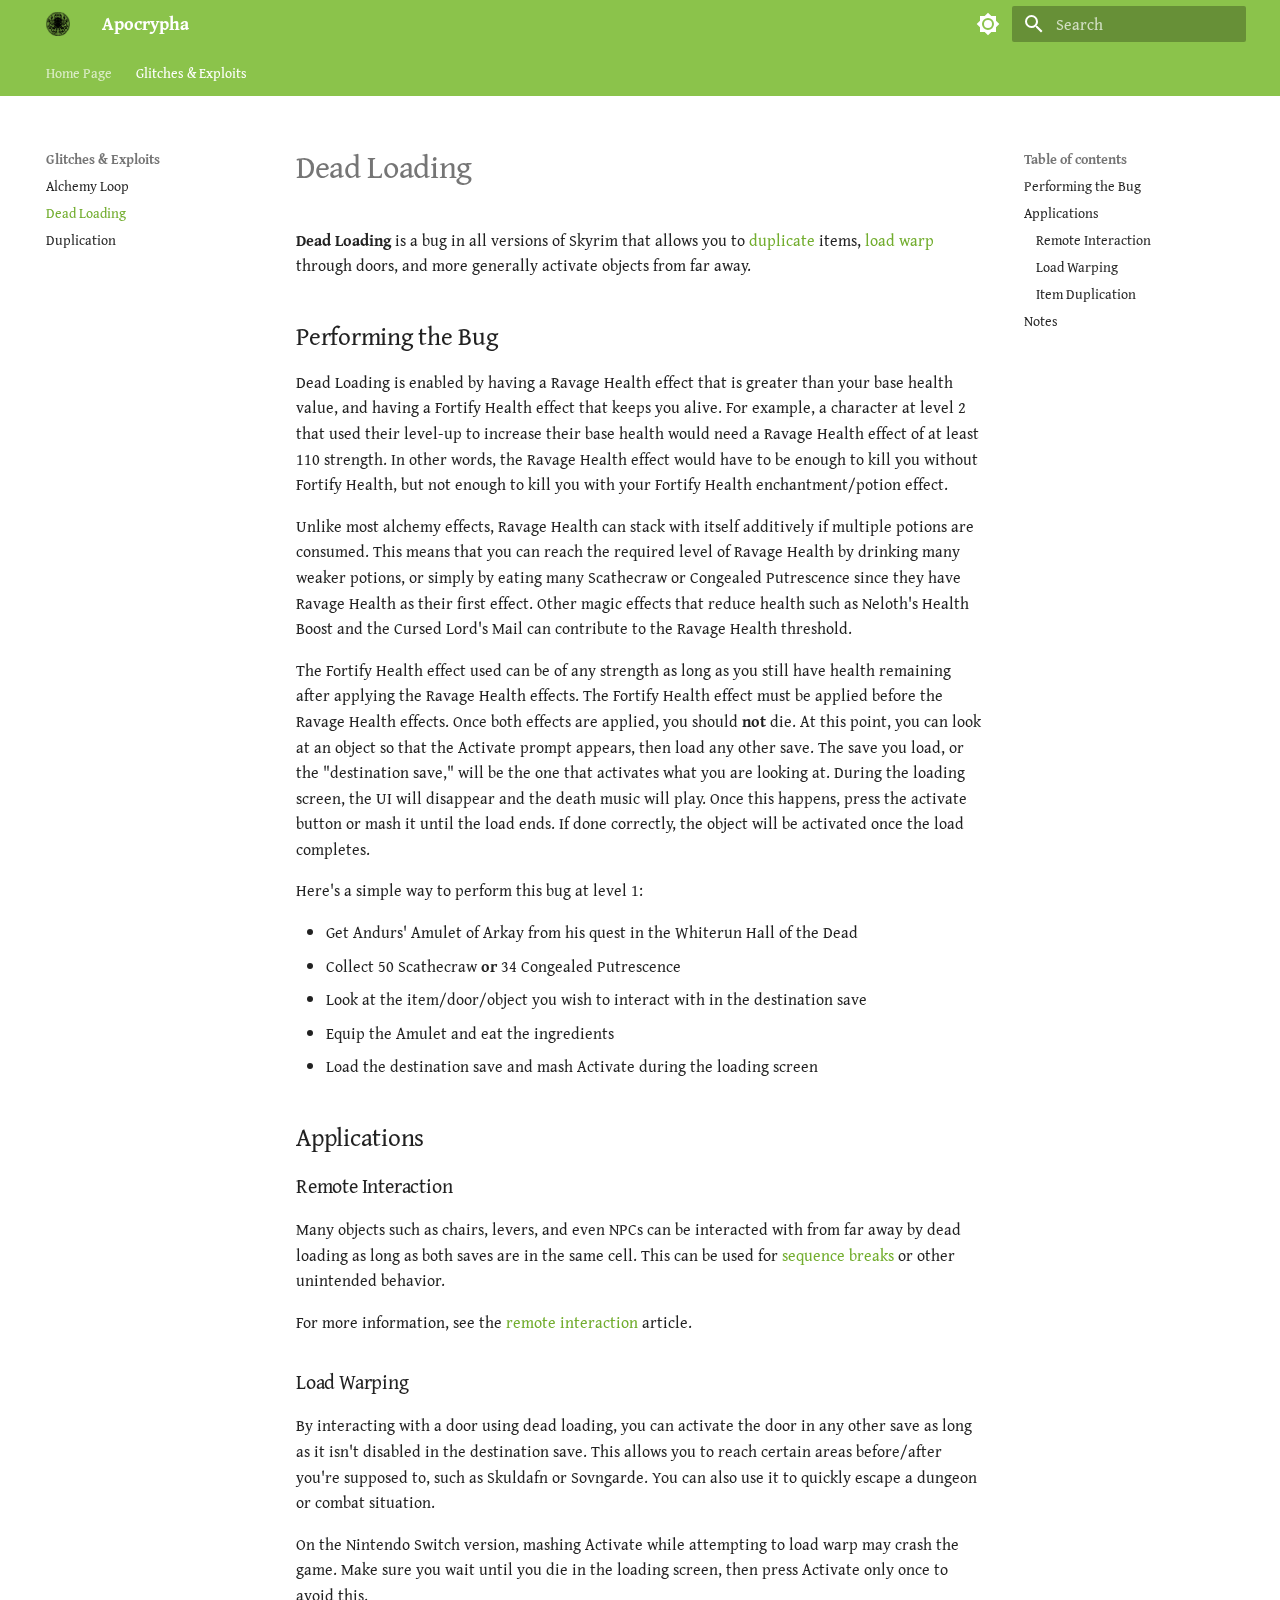
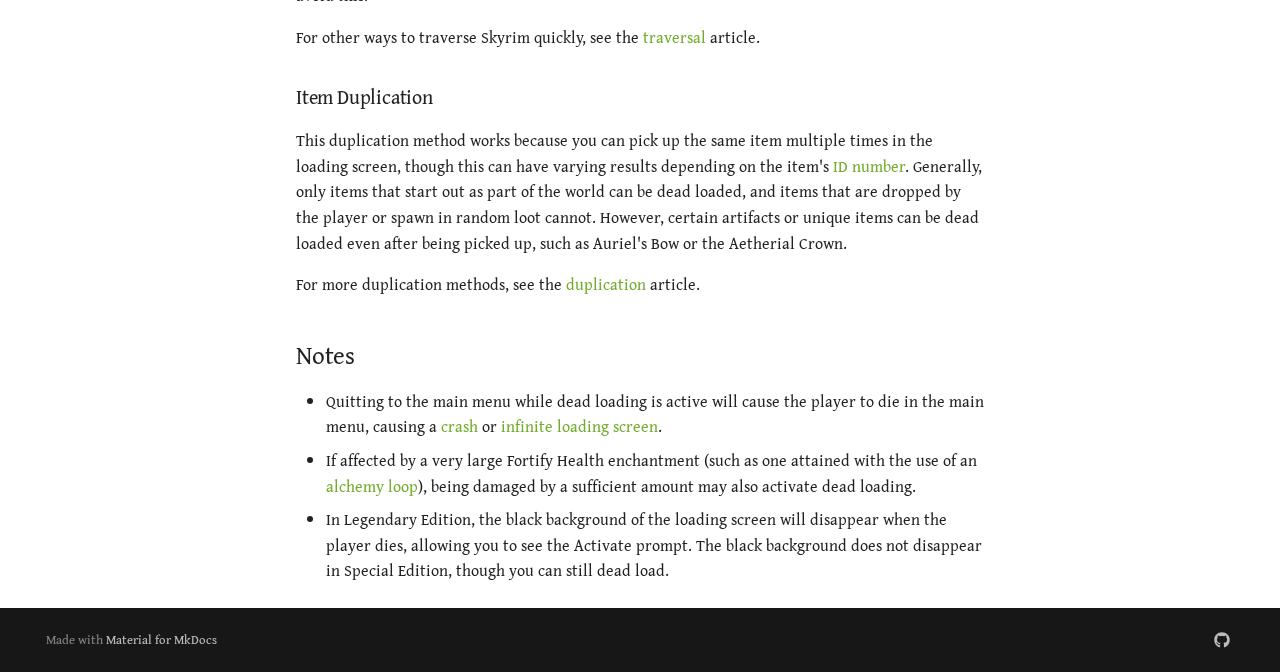
<file: glitches/Dead_Loading/index.html>
<!doctype html>
<html lang="en" class="no-js">
  <head>
    
      <meta charset="utf-8">
      <meta name="viewport" content="width=device-width,initial-scale=1">
      
      
      
        <link rel="canonical" href="https://www.apocrypha.wiki/glitches/Dead_Loading/">
      
      
        <link rel="prev" href="../Alchemy_Loop/">
      
      
        <link rel="next" href="../Duplication/">
      
      
        
      
      
      <link rel="icon" href="../../assets/favicon.ico">
      <meta name="generator" content="mkdocs-1.6.1, mkdocs-material-9.7.6">
    
    
      
        <title>Dead Loading - Apocrypha</title>
      
    
    
      <link rel="stylesheet" href="../../assets/stylesheets/main.484c7ddc.min.css">
      
        
        <link rel="stylesheet" href="../../assets/stylesheets/palette.ab4e12ef.min.css">
      
      


    
    
      
    
    
      
        
        
        <link rel="preconnect" href="https://fonts.gstatic.com" crossorigin>
        <link rel="stylesheet" href="https://fonts.googleapis.com/css?family=Gentium+Book+Plus:300,300i,400,400i,700,700i%7CRoboto:400,400i,700,700i&display=fallback">
        <style>:root{--md-text-font:"Gentium Book Plus";--md-code-font:"Roboto"}</style>
      
    
    
    <script>__md_scope=new URL("../..",location),__md_hash=e=>[...e].reduce(((e,_)=>(e<<5)-e+_.charCodeAt(0)),0),__md_get=(e,_=localStorage,t=__md_scope)=>JSON.parse(_.getItem(t.pathname+"."+e)),__md_set=(e,_,t=localStorage,a=__md_scope)=>{try{t.setItem(a.pathname+"."+e,JSON.stringify(_))}catch(e){}}</script>
    
      

    
    
  </head>
  
  
    
    
      
    
    
    
    
    <body dir="ltr" data-md-color-scheme="default" data-md-color-primary="light-green" data-md-color-accent="green">
  
    
    <input class="md-toggle" data-md-toggle="drawer" type="checkbox" id="__drawer" autocomplete="off">
    <input class="md-toggle" data-md-toggle="search" type="checkbox" id="__search" autocomplete="off">
    <label class="md-overlay" for="__drawer"></label>
    <div data-md-component="skip">
      
        
        <a href="#dead-loading" class="md-skip">
          Skip to content
        </a>
      
    </div>
    <div data-md-component="announce">
      
    </div>
    
    
      

<header class="md-header" data-md-component="header">
  <nav class="md-header__inner md-grid" aria-label="Header">
    <a href="../.." title="Apocrypha" class="md-header__button md-logo" aria-label="Apocrypha" data-md-component="logo">
      
  <img src="../../assets/logo.png" alt="logo">

    </a>
    <label class="md-header__button md-icon" for="__drawer">
      
      <svg xmlns="http://www.w3.org/2000/svg" viewBox="0 0 24 24"><path d="M3 6h18v2H3zm0 5h18v2H3zm0 5h18v2H3z"/></svg>
    </label>
    <div class="md-header__title" data-md-component="header-title">
      <div class="md-header__ellipsis">
        <div class="md-header__topic">
          <span class="md-ellipsis">
            Apocrypha
          </span>
        </div>
        <div class="md-header__topic" data-md-component="header-topic">
          <span class="md-ellipsis">
            
              Dead Loading
            
          </span>
        </div>
      </div>
    </div>
    
      
        <form class="md-header__option" data-md-component="palette">
  
    
    
    
    <input class="md-option" data-md-color-media="(prefers-color-scheme: light)" data-md-color-scheme="default" data-md-color-primary="light-green" data-md-color-accent="green"  aria-label="Switch to dark mode"  type="radio" name="__palette" id="__palette_0">
    
      <label class="md-header__button md-icon" title="Switch to dark mode" for="__palette_1" hidden>
        <svg xmlns="http://www.w3.org/2000/svg" viewBox="0 0 24 24"><path d="M12 8a4 4 0 0 0-4 4 4 4 0 0 0 4 4 4 4 0 0 0 4-4 4 4 0 0 0-4-4m0 10a6 6 0 0 1-6-6 6 6 0 0 1 6-6 6 6 0 0 1 6 6 6 6 0 0 1-6 6m8-9.31V4h-4.69L12 .69 8.69 4H4v4.69L.69 12 4 15.31V20h4.69L12 23.31 15.31 20H20v-4.69L23.31 12z"/></svg>
      </label>
    
  
    
    
    
    <input class="md-option" data-md-color-media="(prefers-color-scheme: dark)" data-md-color-scheme="slate" data-md-color-primary="light-green" data-md-color-accent="green"  aria-label="Switch to light mode"  type="radio" name="__palette" id="__palette_1">
    
      <label class="md-header__button md-icon" title="Switch to light mode" for="__palette_0" hidden>
        <svg xmlns="http://www.w3.org/2000/svg" viewBox="0 0 24 24"><path d="M12 18c-.89 0-1.74-.2-2.5-.55C11.56 16.5 13 14.42 13 12s-1.44-4.5-3.5-5.45C10.26 6.2 11.11 6 12 6a6 6 0 0 1 6 6 6 6 0 0 1-6 6m8-9.31V4h-4.69L12 .69 8.69 4H4v4.69L.69 12 4 15.31V20h4.69L12 23.31 15.31 20H20v-4.69L23.31 12z"/></svg>
      </label>
    
  
</form>
      
    
    
      <script>var palette=__md_get("__palette");if(palette&&palette.color){if("(prefers-color-scheme)"===palette.color.media){var media=matchMedia("(prefers-color-scheme: light)"),input=document.querySelector(media.matches?"[data-md-color-media='(prefers-color-scheme: light)']":"[data-md-color-media='(prefers-color-scheme: dark)']");palette.color.media=input.getAttribute("data-md-color-media"),palette.color.scheme=input.getAttribute("data-md-color-scheme"),palette.color.primary=input.getAttribute("data-md-color-primary"),palette.color.accent=input.getAttribute("data-md-color-accent")}for(var[key,value]of Object.entries(palette.color))document.body.setAttribute("data-md-color-"+key,value)}</script>
    
    
    
      
      
        <label class="md-header__button md-icon" for="__search">
          
          <svg xmlns="http://www.w3.org/2000/svg" viewBox="0 0 24 24"><path d="M9.5 3A6.5 6.5 0 0 1 16 9.5c0 1.61-.59 3.09-1.56 4.23l.27.27h.79l5 5-1.5 1.5-5-5v-.79l-.27-.27A6.52 6.52 0 0 1 9.5 16 6.5 6.5 0 0 1 3 9.5 6.5 6.5 0 0 1 9.5 3m0 2C7 5 5 7 5 9.5S7 14 9.5 14 14 12 14 9.5 12 5 9.5 5"/></svg>
        </label>
        <div class="md-search" data-md-component="search" role="dialog">
  <label class="md-search__overlay" for="__search"></label>
  <div class="md-search__inner" role="search">
    <form class="md-search__form" name="search">
      <input type="text" class="md-search__input" name="query" aria-label="Search" placeholder="Search" autocapitalize="off" autocorrect="off" autocomplete="off" spellcheck="false" data-md-component="search-query" required>
      <label class="md-search__icon md-icon" for="__search">
        
        <svg xmlns="http://www.w3.org/2000/svg" viewBox="0 0 24 24"><path d="M9.5 3A6.5 6.5 0 0 1 16 9.5c0 1.61-.59 3.09-1.56 4.23l.27.27h.79l5 5-1.5 1.5-5-5v-.79l-.27-.27A6.52 6.52 0 0 1 9.5 16 6.5 6.5 0 0 1 3 9.5 6.5 6.5 0 0 1 9.5 3m0 2C7 5 5 7 5 9.5S7 14 9.5 14 14 12 14 9.5 12 5 9.5 5"/></svg>
        
        <svg xmlns="http://www.w3.org/2000/svg" viewBox="0 0 24 24"><path d="M20 11v2H8l5.5 5.5-1.42 1.42L4.16 12l7.92-7.92L13.5 5.5 8 11z"/></svg>
      </label>
      <nav class="md-search__options" aria-label="Search">
        
        <button type="reset" class="md-search__icon md-icon" title="Clear" aria-label="Clear" tabindex="-1">
          
          <svg xmlns="http://www.w3.org/2000/svg" viewBox="0 0 24 24"><path d="M19 6.41 17.59 5 12 10.59 6.41 5 5 6.41 10.59 12 5 17.59 6.41 19 12 13.41 17.59 19 19 17.59 13.41 12z"/></svg>
        </button>
      </nav>
      
    </form>
    <div class="md-search__output">
      <div class="md-search__scrollwrap" tabindex="0" data-md-scrollfix>
        <div class="md-search-result" data-md-component="search-result">
          <div class="md-search-result__meta">
            Initializing search
          </div>
          <ol class="md-search-result__list" role="presentation"></ol>
        </div>
      </div>
    </div>
  </div>
</div>
      
    
    
  </nav>
  
</header>
    
    <div class="md-container" data-md-component="container">
      
      
        
          
            
<nav class="md-tabs" aria-label="Tabs" data-md-component="tabs">
  <div class="md-grid">
    <ul class="md-tabs__list">
      
        
  
  
  
  
    <li class="md-tabs__item">
      <a href="../.." class="md-tabs__link">
        
  
  
    
  
  Home Page

      </a>
    </li>
  

      
        
  
  
  
    
  
  
    
    
      <li class="md-tabs__item md-tabs__item--active">
        <a href="../Alchemy_Loop/" class="md-tabs__link">
          
  
  
  Glitches & Exploits

        </a>
      </li>
    
  

      
    </ul>
  </div>
</nav>
          
        
      
      <main class="md-main" data-md-component="main">
        <div class="md-main__inner md-grid">
          
            
              
              <div class="md-sidebar md-sidebar--primary" data-md-component="sidebar" data-md-type="navigation" >
                <div class="md-sidebar__scrollwrap">
                  <div class="md-sidebar__inner">
                    


  


<nav class="md-nav md-nav--primary md-nav--lifted" aria-label="Navigation" data-md-level="0">
  <label class="md-nav__title" for="__drawer">
    <a href="../.." title="Apocrypha" class="md-nav__button md-logo" aria-label="Apocrypha" data-md-component="logo">
      
  <img src="../../assets/logo.png" alt="logo">

    </a>
    Apocrypha
  </label>
  
  <ul class="md-nav__list" data-md-scrollfix>
    
      
      
  
  
  
  
    <li class="md-nav__item">
      <a href="../.." class="md-nav__link">
        
  
  
  <span class="md-ellipsis">
    
  
    Home Page
  

    
  </span>
  
  

      </a>
    </li>
  

    
      
      
  
  
    
  
  
  
    
    
    
    
      
        
        
      
      
        
      
    
    
    <li class="md-nav__item md-nav__item--active md-nav__item--section md-nav__item--nested">
      
        
        
        <input class="md-nav__toggle md-toggle " type="checkbox" id="__nav_2" checked>
        
          
          <label class="md-nav__link" for="__nav_2" id="__nav_2_label" tabindex="">
            
  
  
  <span class="md-ellipsis">
    
  
    Glitches & Exploits
  

    
  </span>
  
  

            <span class="md-nav__icon md-icon"></span>
          </label>
        
        <nav class="md-nav" data-md-level="1" aria-labelledby="__nav_2_label" aria-expanded="true">
          <label class="md-nav__title" for="__nav_2">
            <span class="md-nav__icon md-icon"></span>
            
  
    Glitches & Exploits
  

          </label>
          <ul class="md-nav__list" data-md-scrollfix>
            
              
                
  
  
  
  
    <li class="md-nav__item">
      <a href="../Alchemy_Loop/" class="md-nav__link">
        
  
  
  <span class="md-ellipsis">
    
  
    Alchemy Loop
  

    
  </span>
  
  

      </a>
    </li>
  

              
            
              
                
  
  
    
  
  
  
    <li class="md-nav__item md-nav__item--active">
      
      <input class="md-nav__toggle md-toggle" type="checkbox" id="__toc">
      
      
        
      
      
        <label class="md-nav__link md-nav__link--active" for="__toc">
          
  
  
  <span class="md-ellipsis">
    
  
    Dead Loading
  

    
  </span>
  
  

          <span class="md-nav__icon md-icon"></span>
        </label>
      
      <a href="./" class="md-nav__link md-nav__link--active">
        
  
  
  <span class="md-ellipsis">
    
  
    Dead Loading
  

    
  </span>
  
  

      </a>
      
        

<nav class="md-nav md-nav--secondary" aria-label="Table of contents">
  
  
  
    
  
  
    <label class="md-nav__title" for="__toc">
      <span class="md-nav__icon md-icon"></span>
      Table of contents
    </label>
    <ul class="md-nav__list" data-md-component="toc" data-md-scrollfix>
      
        <li class="md-nav__item">
  <a href="#performing-the-bug" class="md-nav__link">
    <span class="md-ellipsis">
      
        Performing the Bug
      
    </span>
  </a>
  
</li>
      
        <li class="md-nav__item">
  <a href="#applications" class="md-nav__link">
    <span class="md-ellipsis">
      
        Applications
      
    </span>
  </a>
  
    <nav class="md-nav" aria-label="Applications">
      <ul class="md-nav__list">
        
          <li class="md-nav__item">
  <a href="#remote-interaction" class="md-nav__link">
    <span class="md-ellipsis">
      
        Remote Interaction
      
    </span>
  </a>
  
</li>
        
          <li class="md-nav__item">
  <a href="#load-warping" class="md-nav__link">
    <span class="md-ellipsis">
      
        Load Warping
      
    </span>
  </a>
  
</li>
        
          <li class="md-nav__item">
  <a href="#item-duplication" class="md-nav__link">
    <span class="md-ellipsis">
      
        Item Duplication
      
    </span>
  </a>
  
</li>
        
      </ul>
    </nav>
  
</li>
      
        <li class="md-nav__item">
  <a href="#notes" class="md-nav__link">
    <span class="md-ellipsis">
      
        Notes
      
    </span>
  </a>
  
</li>
      
    </ul>
  
</nav>
      
    </li>
  

              
            
              
                
  
  
  
  
    <li class="md-nav__item">
      <a href="../Duplication/" class="md-nav__link">
        
  
  
  <span class="md-ellipsis">
    
  
    Duplication
  

    
  </span>
  
  

      </a>
    </li>
  

              
            
          </ul>
        </nav>
      
    </li>
  

    
  </ul>
</nav>
                  </div>
                </div>
              </div>
            
            
              
              <div class="md-sidebar md-sidebar--secondary" data-md-component="sidebar" data-md-type="toc" >
                <div class="md-sidebar__scrollwrap">
                  <div class="md-sidebar__inner">
                    

<nav class="md-nav md-nav--secondary" aria-label="Table of contents">
  
  
  
    
  
  
    <label class="md-nav__title" for="__toc">
      <span class="md-nav__icon md-icon"></span>
      Table of contents
    </label>
    <ul class="md-nav__list" data-md-component="toc" data-md-scrollfix>
      
        <li class="md-nav__item">
  <a href="#performing-the-bug" class="md-nav__link">
    <span class="md-ellipsis">
      
        Performing the Bug
      
    </span>
  </a>
  
</li>
      
        <li class="md-nav__item">
  <a href="#applications" class="md-nav__link">
    <span class="md-ellipsis">
      
        Applications
      
    </span>
  </a>
  
    <nav class="md-nav" aria-label="Applications">
      <ul class="md-nav__list">
        
          <li class="md-nav__item">
  <a href="#remote-interaction" class="md-nav__link">
    <span class="md-ellipsis">
      
        Remote Interaction
      
    </span>
  </a>
  
</li>
        
          <li class="md-nav__item">
  <a href="#load-warping" class="md-nav__link">
    <span class="md-ellipsis">
      
        Load Warping
      
    </span>
  </a>
  
</li>
        
          <li class="md-nav__item">
  <a href="#item-duplication" class="md-nav__link">
    <span class="md-ellipsis">
      
        Item Duplication
      
    </span>
  </a>
  
</li>
        
      </ul>
    </nav>
  
</li>
      
        <li class="md-nav__item">
  <a href="#notes" class="md-nav__link">
    <span class="md-ellipsis">
      
        Notes
      
    </span>
  </a>
  
</li>
      
    </ul>
  
</nav>
                  </div>
                </div>
              </div>
            
          
          
            <div class="md-content" data-md-component="content">
              
              <article class="md-content__inner md-typeset">
                
                  



<h1 id="dead-loading">Dead Loading<a class="headerlink" href="#dead-loading" title="Permanent link">&para;</a></h1>
<p><strong>Dead Loading</strong> is a bug in all versions of Skyrim that allows you to <a href="https://www.apocrypha.wiki/glitches/Duplication">duplicate</a> items, <a href="https://www.apocrypha.wiki/glitches/Load_Warping">load warp</a> through doors, and more generally activate objects from far away. </p>
<h2 id="performing-the-bug">Performing the Bug<a class="headerlink" href="#performing-the-bug" title="Permanent link">&para;</a></h2>
<p>Dead Loading is enabled by having a Ravage Health effect that is greater than your base health value, and having a Fortify Health effect that keeps you alive. For example, a character at level 2 that used their level-up to increase their base health would need a Ravage Health effect of at least 110 strength. In other words, the Ravage Health effect would have to be enough to kill you without Fortify Health, but not enough to kill you with your Fortify Health enchantment/potion effect.</p>
<p>Unlike most alchemy effects, Ravage Health can stack with itself additively if multiple potions are consumed. This means that you can reach the required level of Ravage Health by drinking many weaker potions, or simply by eating many Scathecraw or Congealed Putrescence since they have Ravage Health as their first effect. Other magic effects that reduce health such as Neloth's Health Boost and the Cursed Lord's Mail can contribute to the Ravage Health threshold.</p>
<p>The Fortify Health effect used can be of any strength as long as you still have health remaining after applying the Ravage Health effects. The Fortify Health effect must be applied before the Ravage Health effects. Once both effects are applied, you should <strong>not</strong> die. At this point, you can look at an object so that the Activate prompt appears, then load any other save. The save you load, or the "destination save," will be the one that activates what you are looking at. During the loading screen, the UI will disappear and the death music will play. Once this happens, press the activate button or mash it until the load ends. If done correctly, the object will be activated once the load completes.</p>
<p>Here's a simple way to perform this bug at level 1:</p>
<ul>
<li>Get Andurs' Amulet of Arkay from his quest in the Whiterun Hall of the Dead</li>
<li>Collect 50 Scathecraw <strong>or</strong> 34 Congealed Putrescence</li>
<li>Look at the item/door/object you wish to interact with in the destination save</li>
<li>Equip the Amulet and eat the ingredients</li>
<li>Load the destination save and mash Activate during the loading screen</li>
</ul>
<h2 id="applications">Applications<a class="headerlink" href="#applications" title="Permanent link">&para;</a></h2>
<h3 id="remote-interaction">Remote Interaction<a class="headerlink" href="#remote-interaction" title="Permanent link">&para;</a></h3>
<p>Many objects such as chairs, levers, and even NPCs can be interacted with from far away by dead loading as long as both saves are in the same cell. This can be used for <a href="https://www.apocrypha.wiki/glitches/Sequence_Break">sequence breaks</a> or other unintended behavior. </p>
<p>For more information, see the <a href="https://www.apocrypha.wiki/glitches/Remote_Interaction">remote interaction</a> article.</p>
<h3 id="load-warping">Load Warping<a class="headerlink" href="#load-warping" title="Permanent link">&para;</a></h3>
<p>By interacting with a door using dead loading, you can activate the door in any other save as long as it isn't disabled in the destination save. This allows you to reach certain areas before/after you're supposed to, such as Skuldafn or Sovngarde. You can also use it to quickly escape a dungeon or combat situation.</p>
<p>On the Nintendo Switch version, mashing Activate while attempting to load warp may crash the game. Make sure you wait until you die in the loading screen, then press Activate only once to avoid this.</p>
<p>For other ways to traverse Skyrim quickly, see the <a href="https://www.apocrypha.wiki/glitches/Traversal">traversal</a> article.</p>
<h3 id="item-duplication">Item Duplication<a class="headerlink" href="#item-duplication" title="Permanent link">&para;</a></h3>
<p>This duplication method works because you can pick up the same item multiple times in the loading screen, though this can have varying results depending on the item's <a href="https://www.apocrypha.wiki/engine/Numeric_ID">ID number</a>. Generally, only items that start out as part of the world can be dead loaded, and items that are dropped by the player or spawn in random loot cannot. However, certain artifacts or unique items can be dead loaded even after being picked up, such as Auriel's Bow or the Aetherial Crown. </p>
<p>For more duplication methods, see the <a href="https://www.apocrypha.wiki/glitches/Duplication">duplication</a> article.</p>
<h2 id="notes">Notes<a class="headerlink" href="#notes" title="Permanent link">&para;</a></h2>
<ul>
<li>Quitting to the main menu while dead loading is active will cause the player to die in the main menu, causing a <a href="https://www.apocrypha.wiki/glitches/Crashes">crash</a> or <a href="https://www.apocrypha.wiki/glitches/Softlocks">infinite loading screen</a>.</li>
<li>If affected by a very large Fortify Health enchantment (such as one attained with the use of an <a href="https://www.apocrypha.wiki/glitches/Alchemy_Loop">alchemy loop</a>), being damaged by a sufficient amount may also activate dead loading.</li>
<li>In Legendary Edition, the black background of the loading screen will disappear when the player dies, allowing you to see the Activate prompt. The black background does not disappear in Special Edition, though you can still dead load.</li>
</ul>












                
              </article>
            </div>
          
          
<script>var target=document.getElementById(location.hash.slice(1));target&&target.name&&(target.checked=target.name.startsWith("__tabbed_"))</script>
        </div>
        
      </main>
      
        <footer class="md-footer">
  
  <div class="md-footer-meta md-typeset">
    <div class="md-footer-meta__inner md-grid">
      <div class="md-copyright">
  
  
    Made with
    <a href="https://squidfunk.github.io/mkdocs-material/" target="_blank" rel="noopener">
      Material for MkDocs
    </a>
  
</div>
      
        
<div class="md-social">
  
    
    
    
    
      
      
    
    <a href="https://github.com/Sickliff/Apocrypha" target="_blank" rel="noopener" title="github.com" class="md-social__link">
      <svg xmlns="http://www.w3.org/2000/svg" viewBox="0 0 512 512"><!--! Font Awesome Free 7.1.0 by @fontawesome - https://fontawesome.com License - https://fontawesome.com/license/free (Icons: CC BY 4.0, Fonts: SIL OFL 1.1, Code: MIT License) Copyright 2025 Fonticons, Inc.--><path d="M173.9 397.4c0 2-2.3 3.6-5.2 3.6-3.3.3-5.6-1.3-5.6-3.6 0-2 2.3-3.6 5.2-3.6 3-.3 5.6 1.3 5.6 3.6m-31.1-4.5c-.7 2 1.3 4.3 4.3 4.9 2.6 1 5.6 0 6.2-2s-1.3-4.3-4.3-5.2c-2.6-.7-5.5.3-6.2 2.3m44.2-1.7c-2.9.7-4.9 2.6-4.6 4.9.3 2 2.9 3.3 5.9 2.6 2.9-.7 4.9-2.6 4.6-4.6-.3-1.9-3-3.2-5.9-2.9M252.8 8C114.1 8 8 113.3 8 252c0 110.9 69.8 205.8 169.5 239.2 12.8 2.3 17.3-5.6 17.3-12.1 0-6.2-.3-40.4-.3-61.4 0 0-70 15-84.7-29.8 0 0-11.4-29.1-27.8-36.6 0 0-22.9-15.7 1.6-15.4 0 0 24.9 2 38.6 25.8 21.9 38.6 58.6 27.5 72.9 20.9 2.3-16 8.8-27.1 16-33.7-55.9-6.2-112.3-14.3-112.3-110.5 0-27.5 7.6-41.3 23.6-58.9-2.6-6.5-11.1-33.3 2.6-67.9 20.9-6.5 69 27 69 27 20-5.6 41.5-8.5 62.8-8.5s42.8 2.9 62.8 8.5c0 0 48.1-33.6 69-27 13.7 34.7 5.2 61.4 2.6 67.9 16 17.7 25.8 31.5 25.8 58.9 0 96.5-58.9 104.2-114.8 110.5 9.2 7.9 17 22.9 17 46.4 0 33.7-.3 75.4-.3 83.6 0 6.5 4.6 14.4 17.3 12.1C436.2 457.8 504 362.9 504 252 504 113.3 391.5 8 252.8 8M105.2 352.9c-1.3 1-1 3.3.7 5.2 1.6 1.6 3.9 2.3 5.2 1 1.3-1 1-3.3-.7-5.2-1.6-1.6-3.9-2.3-5.2-1m-10.8-8.1c-.7 1.3.3 2.9 2.3 3.9 1.6 1 3.6.7 4.3-.7.7-1.3-.3-2.9-2.3-3.9-2-.6-3.6-.3-4.3.7m32.4 35.6c-1.6 1.3-1 4.3 1.3 6.2 2.3 2.3 5.2 2.6 6.5 1 1.3-1.3.7-4.3-1.3-6.2-2.2-2.3-5.2-2.6-6.5-1m-11.4-14.7c-1.6 1-1.6 3.6 0 5.9s4.3 3.3 5.6 2.3c1.6-1.3 1.6-3.9 0-6.2-1.4-2.3-4-3.3-5.6-2"/></svg>
    </a>
  
</div>
      
    </div>
  </div>
</footer>
      
    </div>
    <div class="md-dialog" data-md-component="dialog">
      <div class="md-dialog__inner md-typeset"></div>
    </div>
    
    
    
      
      
      <script id="__config" type="application/json">{"annotate": null, "base": "../..", "features": ["navigation.sections", "navigation.expand", "navigation.tabs", "content.code.copy", "search.highlight", "content.anchors"], "search": "../../assets/javascripts/workers/search.2c215733.min.js", "tags": null, "translations": {"clipboard.copied": "Copied to clipboard", "clipboard.copy": "Copy to clipboard", "search.result.more.one": "1 more on this page", "search.result.more.other": "# more on this page", "search.result.none": "No matching documents", "search.result.one": "1 matching document", "search.result.other": "# matching documents", "search.result.placeholder": "Type to start searching", "search.result.term.missing": "Missing", "select.version": "Select version"}, "version": null}</script>
    
    
      <script src="../../assets/javascripts/bundle.79ae519e.min.js"></script>
      
    
  </body>
</html>
</file>
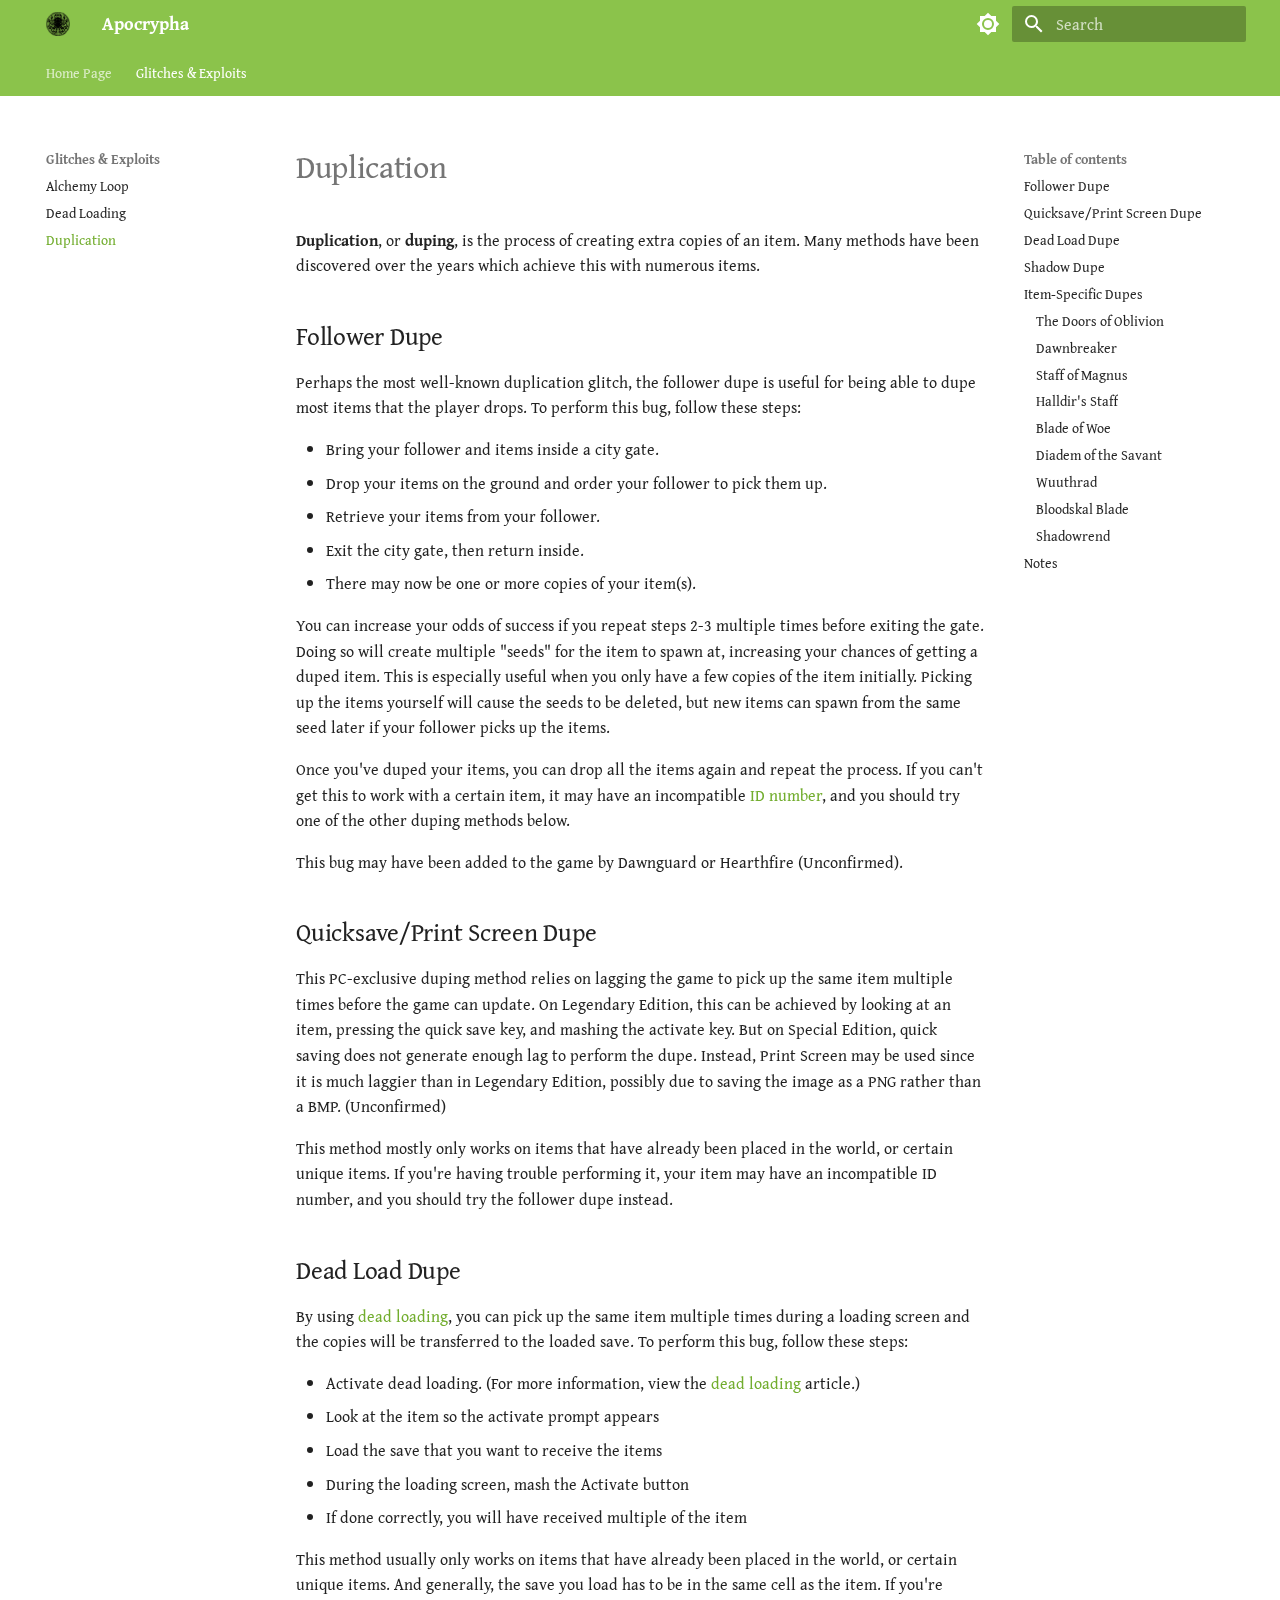
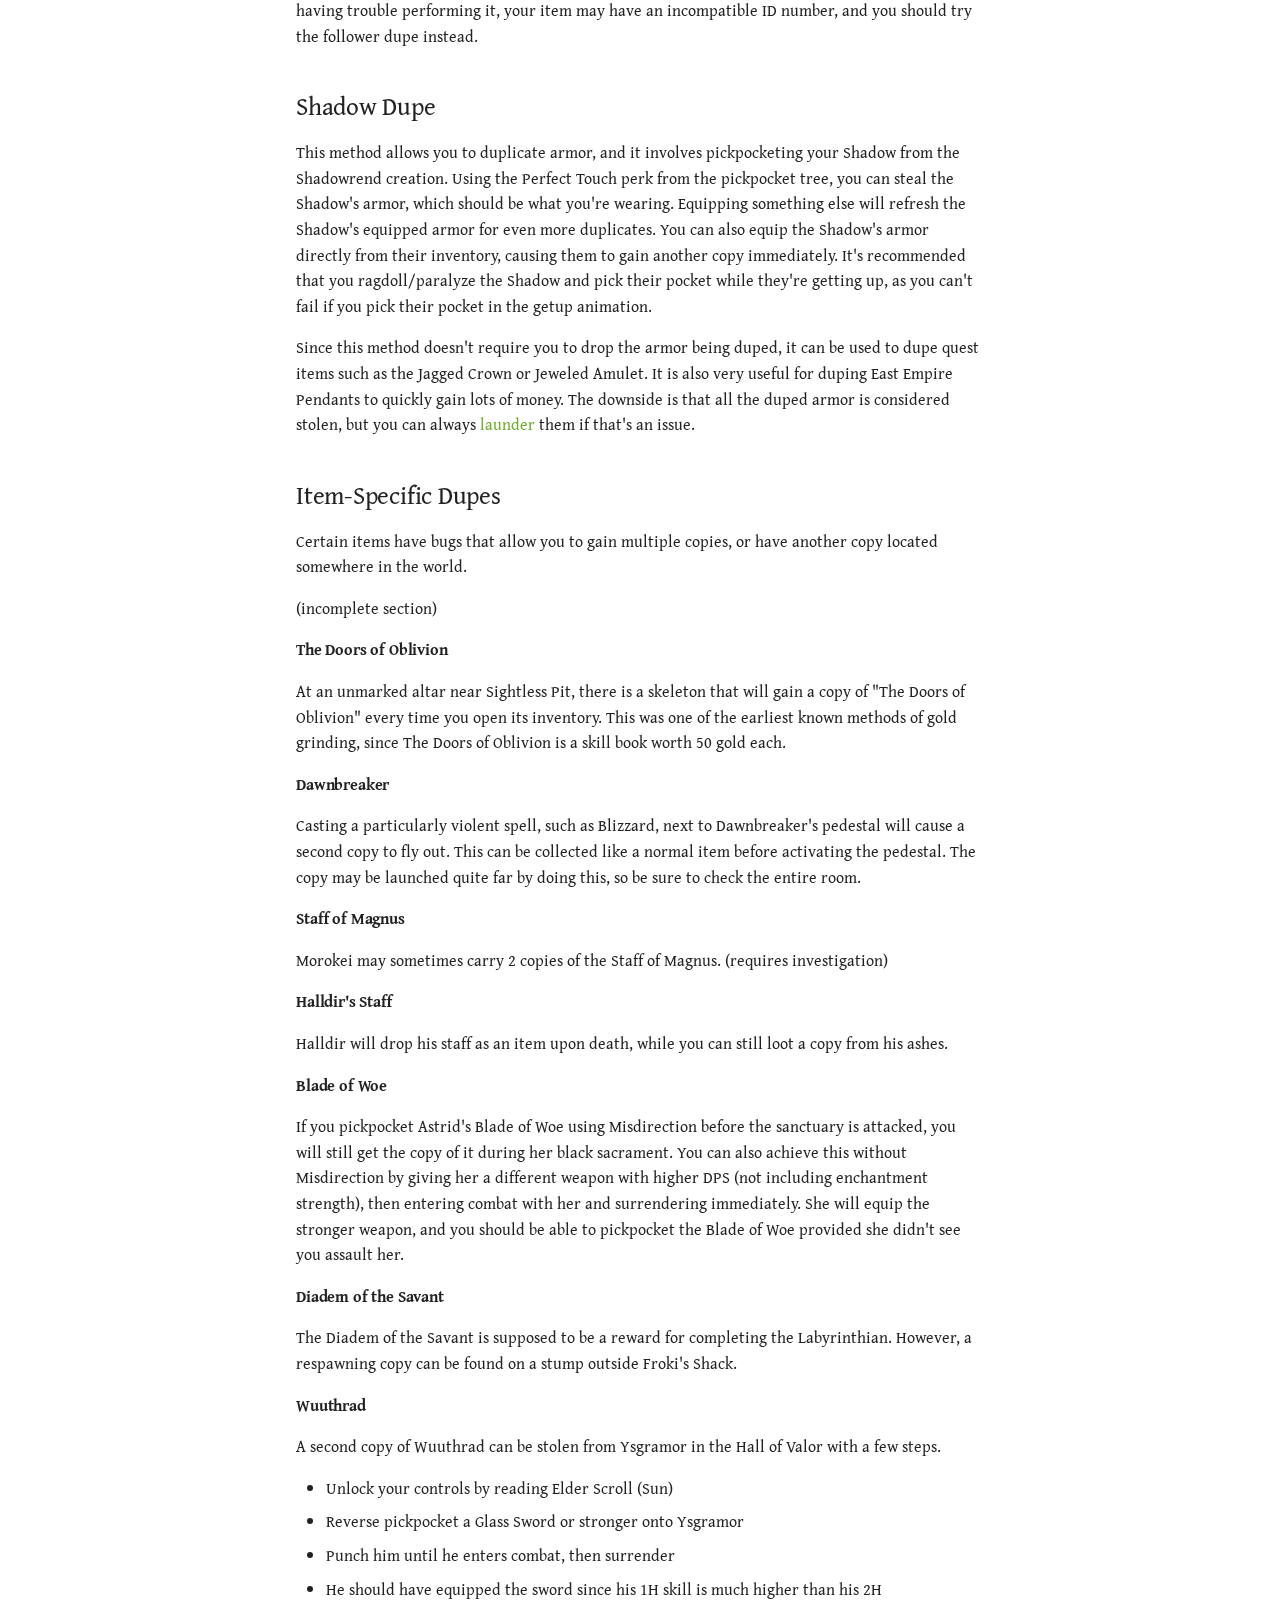
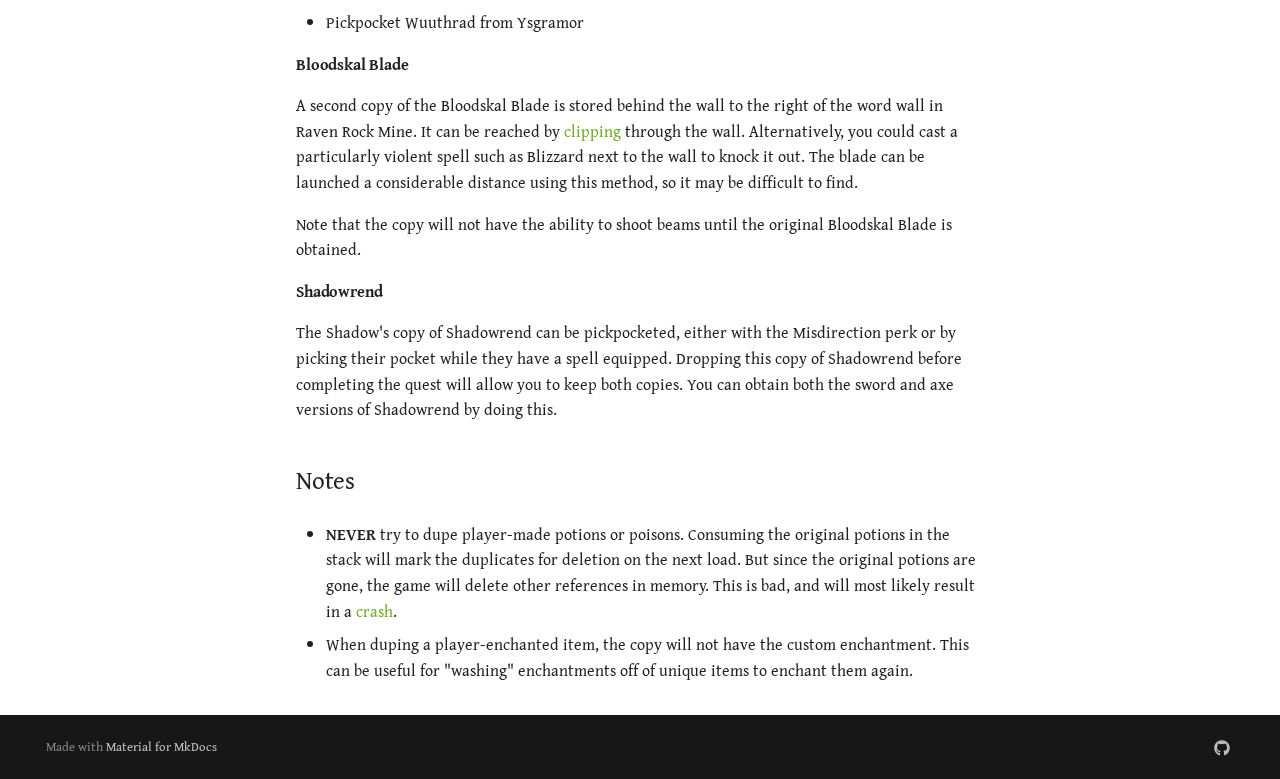
<file: glitches/Duplication/index.html>
<!doctype html>
<html lang="en" class="no-js">
  <head>
    
      <meta charset="utf-8">
      <meta name="viewport" content="width=device-width,initial-scale=1">
      
      
      
        <link rel="canonical" href="https://www.apocrypha.wiki/glitches/Duplication/">
      
      
        <link rel="prev" href="../Dead_Loading/">
      
      
      
        
      
      
      <link rel="icon" href="../../assets/favicon.ico">
      <meta name="generator" content="mkdocs-1.6.1, mkdocs-material-9.7.6">
    
    
      
        <title>Duplication - Apocrypha</title>
      
    
    
      <link rel="stylesheet" href="../../assets/stylesheets/main.484c7ddc.min.css">
      
        
        <link rel="stylesheet" href="../../assets/stylesheets/palette.ab4e12ef.min.css">
      
      


    
    
      
    
    
      
        
        
        <link rel="preconnect" href="https://fonts.gstatic.com" crossorigin>
        <link rel="stylesheet" href="https://fonts.googleapis.com/css?family=Gentium+Book+Plus:300,300i,400,400i,700,700i%7CRoboto:400,400i,700,700i&display=fallback">
        <style>:root{--md-text-font:"Gentium Book Plus";--md-code-font:"Roboto"}</style>
      
    
    
    <script>__md_scope=new URL("../..",location),__md_hash=e=>[...e].reduce(((e,_)=>(e<<5)-e+_.charCodeAt(0)),0),__md_get=(e,_=localStorage,t=__md_scope)=>JSON.parse(_.getItem(t.pathname+"."+e)),__md_set=(e,_,t=localStorage,a=__md_scope)=>{try{t.setItem(a.pathname+"."+e,JSON.stringify(_))}catch(e){}}</script>
    
      

    
    
  </head>
  
  
    
    
      
    
    
    
    
    <body dir="ltr" data-md-color-scheme="default" data-md-color-primary="light-green" data-md-color-accent="green">
  
    
    <input class="md-toggle" data-md-toggle="drawer" type="checkbox" id="__drawer" autocomplete="off">
    <input class="md-toggle" data-md-toggle="search" type="checkbox" id="__search" autocomplete="off">
    <label class="md-overlay" for="__drawer"></label>
    <div data-md-component="skip">
      
        
        <a href="#duplication" class="md-skip">
          Skip to content
        </a>
      
    </div>
    <div data-md-component="announce">
      
    </div>
    
    
      

<header class="md-header" data-md-component="header">
  <nav class="md-header__inner md-grid" aria-label="Header">
    <a href="../.." title="Apocrypha" class="md-header__button md-logo" aria-label="Apocrypha" data-md-component="logo">
      
  <img src="../../assets/logo.png" alt="logo">

    </a>
    <label class="md-header__button md-icon" for="__drawer">
      
      <svg xmlns="http://www.w3.org/2000/svg" viewBox="0 0 24 24"><path d="M3 6h18v2H3zm0 5h18v2H3zm0 5h18v2H3z"/></svg>
    </label>
    <div class="md-header__title" data-md-component="header-title">
      <div class="md-header__ellipsis">
        <div class="md-header__topic">
          <span class="md-ellipsis">
            Apocrypha
          </span>
        </div>
        <div class="md-header__topic" data-md-component="header-topic">
          <span class="md-ellipsis">
            
              Duplication
            
          </span>
        </div>
      </div>
    </div>
    
      
        <form class="md-header__option" data-md-component="palette">
  
    
    
    
    <input class="md-option" data-md-color-media="(prefers-color-scheme: light)" data-md-color-scheme="default" data-md-color-primary="light-green" data-md-color-accent="green"  aria-label="Switch to dark mode"  type="radio" name="__palette" id="__palette_0">
    
      <label class="md-header__button md-icon" title="Switch to dark mode" for="__palette_1" hidden>
        <svg xmlns="http://www.w3.org/2000/svg" viewBox="0 0 24 24"><path d="M12 8a4 4 0 0 0-4 4 4 4 0 0 0 4 4 4 4 0 0 0 4-4 4 4 0 0 0-4-4m0 10a6 6 0 0 1-6-6 6 6 0 0 1 6-6 6 6 0 0 1 6 6 6 6 0 0 1-6 6m8-9.31V4h-4.69L12 .69 8.69 4H4v4.69L.69 12 4 15.31V20h4.69L12 23.31 15.31 20H20v-4.69L23.31 12z"/></svg>
      </label>
    
  
    
    
    
    <input class="md-option" data-md-color-media="(prefers-color-scheme: dark)" data-md-color-scheme="slate" data-md-color-primary="light-green" data-md-color-accent="green"  aria-label="Switch to light mode"  type="radio" name="__palette" id="__palette_1">
    
      <label class="md-header__button md-icon" title="Switch to light mode" for="__palette_0" hidden>
        <svg xmlns="http://www.w3.org/2000/svg" viewBox="0 0 24 24"><path d="M12 18c-.89 0-1.74-.2-2.5-.55C11.56 16.5 13 14.42 13 12s-1.44-4.5-3.5-5.45C10.26 6.2 11.11 6 12 6a6 6 0 0 1 6 6 6 6 0 0 1-6 6m8-9.31V4h-4.69L12 .69 8.69 4H4v4.69L.69 12 4 15.31V20h4.69L12 23.31 15.31 20H20v-4.69L23.31 12z"/></svg>
      </label>
    
  
</form>
      
    
    
      <script>var palette=__md_get("__palette");if(palette&&palette.color){if("(prefers-color-scheme)"===palette.color.media){var media=matchMedia("(prefers-color-scheme: light)"),input=document.querySelector(media.matches?"[data-md-color-media='(prefers-color-scheme: light)']":"[data-md-color-media='(prefers-color-scheme: dark)']");palette.color.media=input.getAttribute("data-md-color-media"),palette.color.scheme=input.getAttribute("data-md-color-scheme"),palette.color.primary=input.getAttribute("data-md-color-primary"),palette.color.accent=input.getAttribute("data-md-color-accent")}for(var[key,value]of Object.entries(palette.color))document.body.setAttribute("data-md-color-"+key,value)}</script>
    
    
    
      
      
        <label class="md-header__button md-icon" for="__search">
          
          <svg xmlns="http://www.w3.org/2000/svg" viewBox="0 0 24 24"><path d="M9.5 3A6.5 6.5 0 0 1 16 9.5c0 1.61-.59 3.09-1.56 4.23l.27.27h.79l5 5-1.5 1.5-5-5v-.79l-.27-.27A6.52 6.52 0 0 1 9.5 16 6.5 6.5 0 0 1 3 9.5 6.5 6.5 0 0 1 9.5 3m0 2C7 5 5 7 5 9.5S7 14 9.5 14 14 12 14 9.5 12 5 9.5 5"/></svg>
        </label>
        <div class="md-search" data-md-component="search" role="dialog">
  <label class="md-search__overlay" for="__search"></label>
  <div class="md-search__inner" role="search">
    <form class="md-search__form" name="search">
      <input type="text" class="md-search__input" name="query" aria-label="Search" placeholder="Search" autocapitalize="off" autocorrect="off" autocomplete="off" spellcheck="false" data-md-component="search-query" required>
      <label class="md-search__icon md-icon" for="__search">
        
        <svg xmlns="http://www.w3.org/2000/svg" viewBox="0 0 24 24"><path d="M9.5 3A6.5 6.5 0 0 1 16 9.5c0 1.61-.59 3.09-1.56 4.23l.27.27h.79l5 5-1.5 1.5-5-5v-.79l-.27-.27A6.52 6.52 0 0 1 9.5 16 6.5 6.5 0 0 1 3 9.5 6.5 6.5 0 0 1 9.5 3m0 2C7 5 5 7 5 9.5S7 14 9.5 14 14 12 14 9.5 12 5 9.5 5"/></svg>
        
        <svg xmlns="http://www.w3.org/2000/svg" viewBox="0 0 24 24"><path d="M20 11v2H8l5.5 5.5-1.42 1.42L4.16 12l7.92-7.92L13.5 5.5 8 11z"/></svg>
      </label>
      <nav class="md-search__options" aria-label="Search">
        
        <button type="reset" class="md-search__icon md-icon" title="Clear" aria-label="Clear" tabindex="-1">
          
          <svg xmlns="http://www.w3.org/2000/svg" viewBox="0 0 24 24"><path d="M19 6.41 17.59 5 12 10.59 6.41 5 5 6.41 10.59 12 5 17.59 6.41 19 12 13.41 17.59 19 19 17.59 13.41 12z"/></svg>
        </button>
      </nav>
      
    </form>
    <div class="md-search__output">
      <div class="md-search__scrollwrap" tabindex="0" data-md-scrollfix>
        <div class="md-search-result" data-md-component="search-result">
          <div class="md-search-result__meta">
            Initializing search
          </div>
          <ol class="md-search-result__list" role="presentation"></ol>
        </div>
      </div>
    </div>
  </div>
</div>
      
    
    
  </nav>
  
</header>
    
    <div class="md-container" data-md-component="container">
      
      
        
          
            
<nav class="md-tabs" aria-label="Tabs" data-md-component="tabs">
  <div class="md-grid">
    <ul class="md-tabs__list">
      
        
  
  
  
  
    <li class="md-tabs__item">
      <a href="../.." class="md-tabs__link">
        
  
  
    
  
  Home Page

      </a>
    </li>
  

      
        
  
  
  
    
  
  
    
    
      <li class="md-tabs__item md-tabs__item--active">
        <a href="../Alchemy_Loop/" class="md-tabs__link">
          
  
  
  Glitches & Exploits

        </a>
      </li>
    
  

      
    </ul>
  </div>
</nav>
          
        
      
      <main class="md-main" data-md-component="main">
        <div class="md-main__inner md-grid">
          
            
              
              <div class="md-sidebar md-sidebar--primary" data-md-component="sidebar" data-md-type="navigation" >
                <div class="md-sidebar__scrollwrap">
                  <div class="md-sidebar__inner">
                    


  


<nav class="md-nav md-nav--primary md-nav--lifted" aria-label="Navigation" data-md-level="0">
  <label class="md-nav__title" for="__drawer">
    <a href="../.." title="Apocrypha" class="md-nav__button md-logo" aria-label="Apocrypha" data-md-component="logo">
      
  <img src="../../assets/logo.png" alt="logo">

    </a>
    Apocrypha
  </label>
  
  <ul class="md-nav__list" data-md-scrollfix>
    
      
      
  
  
  
  
    <li class="md-nav__item">
      <a href="../.." class="md-nav__link">
        
  
  
  <span class="md-ellipsis">
    
  
    Home Page
  

    
  </span>
  
  

      </a>
    </li>
  

    
      
      
  
  
    
  
  
  
    
    
    
    
      
        
        
      
      
        
      
    
    
    <li class="md-nav__item md-nav__item--active md-nav__item--section md-nav__item--nested">
      
        
        
        <input class="md-nav__toggle md-toggle " type="checkbox" id="__nav_2" checked>
        
          
          <label class="md-nav__link" for="__nav_2" id="__nav_2_label" tabindex="">
            
  
  
  <span class="md-ellipsis">
    
  
    Glitches & Exploits
  

    
  </span>
  
  

            <span class="md-nav__icon md-icon"></span>
          </label>
        
        <nav class="md-nav" data-md-level="1" aria-labelledby="__nav_2_label" aria-expanded="true">
          <label class="md-nav__title" for="__nav_2">
            <span class="md-nav__icon md-icon"></span>
            
  
    Glitches & Exploits
  

          </label>
          <ul class="md-nav__list" data-md-scrollfix>
            
              
                
  
  
  
  
    <li class="md-nav__item">
      <a href="../Alchemy_Loop/" class="md-nav__link">
        
  
  
  <span class="md-ellipsis">
    
  
    Alchemy Loop
  

    
  </span>
  
  

      </a>
    </li>
  

              
            
              
                
  
  
  
  
    <li class="md-nav__item">
      <a href="../Dead_Loading/" class="md-nav__link">
        
  
  
  <span class="md-ellipsis">
    
  
    Dead Loading
  

    
  </span>
  
  

      </a>
    </li>
  

              
            
              
                
  
  
    
  
  
  
    <li class="md-nav__item md-nav__item--active">
      
      <input class="md-nav__toggle md-toggle" type="checkbox" id="__toc">
      
      
        
      
      
        <label class="md-nav__link md-nav__link--active" for="__toc">
          
  
  
  <span class="md-ellipsis">
    
  
    Duplication
  

    
  </span>
  
  

          <span class="md-nav__icon md-icon"></span>
        </label>
      
      <a href="./" class="md-nav__link md-nav__link--active">
        
  
  
  <span class="md-ellipsis">
    
  
    Duplication
  

    
  </span>
  
  

      </a>
      
        

<nav class="md-nav md-nav--secondary" aria-label="Table of contents">
  
  
  
    
  
  
    <label class="md-nav__title" for="__toc">
      <span class="md-nav__icon md-icon"></span>
      Table of contents
    </label>
    <ul class="md-nav__list" data-md-component="toc" data-md-scrollfix>
      
        <li class="md-nav__item">
  <a href="#follower-dupe" class="md-nav__link">
    <span class="md-ellipsis">
      
        Follower Dupe
      
    </span>
  </a>
  
</li>
      
        <li class="md-nav__item">
  <a href="#quicksaveprint-screen-dupe" class="md-nav__link">
    <span class="md-ellipsis">
      
        Quicksave/Print Screen Dupe
      
    </span>
  </a>
  
</li>
      
        <li class="md-nav__item">
  <a href="#dead-load-dupe" class="md-nav__link">
    <span class="md-ellipsis">
      
        Dead Load Dupe
      
    </span>
  </a>
  
</li>
      
        <li class="md-nav__item">
  <a href="#shadow-dupe" class="md-nav__link">
    <span class="md-ellipsis">
      
        Shadow Dupe
      
    </span>
  </a>
  
</li>
      
        <li class="md-nav__item">
  <a href="#item-specific-dupes" class="md-nav__link">
    <span class="md-ellipsis">
      
        Item-Specific Dupes
      
    </span>
  </a>
  
    <nav class="md-nav" aria-label="Item-Specific Dupes">
      <ul class="md-nav__list">
        
          <li class="md-nav__item">
  <a href="#the-doors-of-oblivion" class="md-nav__link">
    <span class="md-ellipsis">
      
        The Doors of Oblivion
      
    </span>
  </a>
  
</li>
        
          <li class="md-nav__item">
  <a href="#dawnbreaker" class="md-nav__link">
    <span class="md-ellipsis">
      
        Dawnbreaker
      
    </span>
  </a>
  
</li>
        
          <li class="md-nav__item">
  <a href="#staff-of-magnus" class="md-nav__link">
    <span class="md-ellipsis">
      
        Staff of Magnus
      
    </span>
  </a>
  
</li>
        
          <li class="md-nav__item">
  <a href="#halldirs-staff" class="md-nav__link">
    <span class="md-ellipsis">
      
        Halldir's Staff
      
    </span>
  </a>
  
</li>
        
          <li class="md-nav__item">
  <a href="#blade-of-woe" class="md-nav__link">
    <span class="md-ellipsis">
      
        Blade of Woe
      
    </span>
  </a>
  
</li>
        
          <li class="md-nav__item">
  <a href="#diadem-of-the-savant" class="md-nav__link">
    <span class="md-ellipsis">
      
        Diadem of the Savant
      
    </span>
  </a>
  
</li>
        
          <li class="md-nav__item">
  <a href="#wuuthrad" class="md-nav__link">
    <span class="md-ellipsis">
      
        Wuuthrad
      
    </span>
  </a>
  
</li>
        
          <li class="md-nav__item">
  <a href="#bloodskal-blade" class="md-nav__link">
    <span class="md-ellipsis">
      
        Bloodskal Blade
      
    </span>
  </a>
  
</li>
        
          <li class="md-nav__item">
  <a href="#shadowrend" class="md-nav__link">
    <span class="md-ellipsis">
      
        Shadowrend
      
    </span>
  </a>
  
</li>
        
      </ul>
    </nav>
  
</li>
      
        <li class="md-nav__item">
  <a href="#notes" class="md-nav__link">
    <span class="md-ellipsis">
      
        Notes
      
    </span>
  </a>
  
</li>
      
    </ul>
  
</nav>
      
    </li>
  

              
            
          </ul>
        </nav>
      
    </li>
  

    
  </ul>
</nav>
                  </div>
                </div>
              </div>
            
            
              
              <div class="md-sidebar md-sidebar--secondary" data-md-component="sidebar" data-md-type="toc" >
                <div class="md-sidebar__scrollwrap">
                  <div class="md-sidebar__inner">
                    

<nav class="md-nav md-nav--secondary" aria-label="Table of contents">
  
  
  
    
  
  
    <label class="md-nav__title" for="__toc">
      <span class="md-nav__icon md-icon"></span>
      Table of contents
    </label>
    <ul class="md-nav__list" data-md-component="toc" data-md-scrollfix>
      
        <li class="md-nav__item">
  <a href="#follower-dupe" class="md-nav__link">
    <span class="md-ellipsis">
      
        Follower Dupe
      
    </span>
  </a>
  
</li>
      
        <li class="md-nav__item">
  <a href="#quicksaveprint-screen-dupe" class="md-nav__link">
    <span class="md-ellipsis">
      
        Quicksave/Print Screen Dupe
      
    </span>
  </a>
  
</li>
      
        <li class="md-nav__item">
  <a href="#dead-load-dupe" class="md-nav__link">
    <span class="md-ellipsis">
      
        Dead Load Dupe
      
    </span>
  </a>
  
</li>
      
        <li class="md-nav__item">
  <a href="#shadow-dupe" class="md-nav__link">
    <span class="md-ellipsis">
      
        Shadow Dupe
      
    </span>
  </a>
  
</li>
      
        <li class="md-nav__item">
  <a href="#item-specific-dupes" class="md-nav__link">
    <span class="md-ellipsis">
      
        Item-Specific Dupes
      
    </span>
  </a>
  
    <nav class="md-nav" aria-label="Item-Specific Dupes">
      <ul class="md-nav__list">
        
          <li class="md-nav__item">
  <a href="#the-doors-of-oblivion" class="md-nav__link">
    <span class="md-ellipsis">
      
        The Doors of Oblivion
      
    </span>
  </a>
  
</li>
        
          <li class="md-nav__item">
  <a href="#dawnbreaker" class="md-nav__link">
    <span class="md-ellipsis">
      
        Dawnbreaker
      
    </span>
  </a>
  
</li>
        
          <li class="md-nav__item">
  <a href="#staff-of-magnus" class="md-nav__link">
    <span class="md-ellipsis">
      
        Staff of Magnus
      
    </span>
  </a>
  
</li>
        
          <li class="md-nav__item">
  <a href="#halldirs-staff" class="md-nav__link">
    <span class="md-ellipsis">
      
        Halldir's Staff
      
    </span>
  </a>
  
</li>
        
          <li class="md-nav__item">
  <a href="#blade-of-woe" class="md-nav__link">
    <span class="md-ellipsis">
      
        Blade of Woe
      
    </span>
  </a>
  
</li>
        
          <li class="md-nav__item">
  <a href="#diadem-of-the-savant" class="md-nav__link">
    <span class="md-ellipsis">
      
        Diadem of the Savant
      
    </span>
  </a>
  
</li>
        
          <li class="md-nav__item">
  <a href="#wuuthrad" class="md-nav__link">
    <span class="md-ellipsis">
      
        Wuuthrad
      
    </span>
  </a>
  
</li>
        
          <li class="md-nav__item">
  <a href="#bloodskal-blade" class="md-nav__link">
    <span class="md-ellipsis">
      
        Bloodskal Blade
      
    </span>
  </a>
  
</li>
        
          <li class="md-nav__item">
  <a href="#shadowrend" class="md-nav__link">
    <span class="md-ellipsis">
      
        Shadowrend
      
    </span>
  </a>
  
</li>
        
      </ul>
    </nav>
  
</li>
      
        <li class="md-nav__item">
  <a href="#notes" class="md-nav__link">
    <span class="md-ellipsis">
      
        Notes
      
    </span>
  </a>
  
</li>
      
    </ul>
  
</nav>
                  </div>
                </div>
              </div>
            
          
          
            <div class="md-content" data-md-component="content">
              
              <article class="md-content__inner md-typeset">
                
                  



<h1 id="duplication">Duplication<a class="headerlink" href="#duplication" title="Permanent link">&para;</a></h1>
<p><strong>Duplication</strong>, or <strong>duping</strong>, is the process of creating extra copies of an item. Many methods have been discovered over the years which achieve this with numerous items.</p>
<h2 id="follower-dupe">Follower Dupe<a class="headerlink" href="#follower-dupe" title="Permanent link">&para;</a></h2>
<p>Perhaps the most well-known duplication glitch, the follower dupe is useful for being able to dupe most items that the player drops. To perform this bug, follow these steps:</p>
<ul>
<li>Bring your follower and items inside a city gate.</li>
<li>Drop your items on the ground and order your follower to pick them up.</li>
<li>Retrieve your items from your follower.</li>
<li>Exit the city gate, then return inside.</li>
<li>There may now be one or more copies of your item(s).</li>
</ul>
<p>You can increase your odds of success if you repeat steps 2-3 multiple times before exiting the gate. Doing so will create multiple "seeds" for the item to spawn at, increasing your chances of getting a duped item. This is especially useful when you only have a few copies of the item initially. Picking up the items yourself will cause the seeds to be deleted, but new items can spawn from the same seed later if your follower picks up the items.</p>
<p>Once you've duped your items, you can drop all the items again and repeat the process. If you can't get this to work with a certain item, it may have an incompatible <a href="https://www.apocrypha.wiki/engine/Numeric_ID">ID number</a>, and you should try one of the other duping methods below.</p>
<p>This bug may have been added to the game by Dawnguard or Hearthfire (Unconfirmed).</p>
<h2 id="quicksaveprint-screen-dupe">Quicksave/Print Screen Dupe<a class="headerlink" href="#quicksaveprint-screen-dupe" title="Permanent link">&para;</a></h2>
<p>This PC-exclusive duping method relies on lagging the game to pick up the same item multiple times before the game can update. On Legendary Edition, this can be achieved by looking at an item, pressing the quick save key, and mashing the activate key. But on Special Edition, quick saving does not generate enough lag to perform the dupe. Instead, Print Screen may be used since it is much laggier than in Legendary Edition, possibly due to saving the image as a PNG rather than a BMP. (Unconfirmed)</p>
<p>This method mostly only works on items that have already been placed in the world, or certain unique items. If you're having trouble performing it, your item may have an incompatible ID number, and you should try the follower dupe instead.</p>
<h2 id="dead-load-dupe">Dead Load Dupe<a class="headerlink" href="#dead-load-dupe" title="Permanent link">&para;</a></h2>
<p>By using <a href="https://www.apocrypha.wiki/glitches/Dead_Loading">dead loading</a>, you can pick up the same item multiple times during a loading screen and the copies will be transferred to the loaded save. To perform this bug, follow these steps:</p>
<ul>
<li>Activate dead loading. (For more information, view the <a href="https://www.apocrypha.wiki/glitches/Dead_Loading">dead loading</a> article.)</li>
<li>Look at the item so the activate prompt appears</li>
<li>Load the save that you want to receive the items</li>
<li>During the loading screen, mash the Activate button</li>
<li>If done correctly, you will have received multiple of the item</li>
</ul>
<p>This method usually only works on items that have already been placed in the world, or certain unique items. And generally, the save you load has to be in the same cell as the item. If you're having trouble performing it, your item may have an incompatible ID number, and you should try the follower dupe instead.</p>
<h2 id="shadow-dupe">Shadow Dupe<a class="headerlink" href="#shadow-dupe" title="Permanent link">&para;</a></h2>
<p>This method allows you to duplicate armor, and it involves pickpocketing your Shadow from the Shadowrend creation. Using the Perfect Touch perk from the pickpocket tree, you can steal the Shadow's armor, which should be what you're wearing. Equipping something else will refresh the Shadow's equipped armor for even more duplicates. You can also equip the Shadow's armor directly from their inventory, causing them to gain another copy immediately. It's recommended that you ragdoll/paralyze the Shadow and pick their pocket while they're getting up, as you can't fail if you pick their pocket in the getup animation.</p>
<p>Since this method doesn't require you to drop the armor being duped, it can be used to dupe quest items such as the Jagged Crown or Jeweled Amulet. It is also very useful for duping East Empire Pendants to quickly gain lots of money. The downside is that all the duped armor is considered stolen, but you can always <a href="https://www.apocrypha.wiki/glitches/Laundering">launder</a> them if that's an issue.</p>
<h2 id="item-specific-dupes">Item-Specific Dupes<a class="headerlink" href="#item-specific-dupes" title="Permanent link">&para;</a></h2>
<p>Certain items have bugs that allow you to gain multiple copies, or have another copy located somewhere in the world.</p>
<p>(incomplete section)</p>
<h4 id="the-doors-of-oblivion">The Doors of Oblivion<a class="headerlink" href="#the-doors-of-oblivion" title="Permanent link">&para;</a></h4>
<p>At an unmarked altar near Sightless Pit, there is a skeleton that will gain a copy of "The Doors of Oblivion" every time you open its inventory. This was one of the earliest known methods of gold grinding, since The Doors of Oblivion is a skill book worth 50 gold each.</p>
<h4 id="dawnbreaker">Dawnbreaker<a class="headerlink" href="#dawnbreaker" title="Permanent link">&para;</a></h4>
<p>Casting a particularly violent spell, such as Blizzard, next to Dawnbreaker's pedestal will cause a second copy to fly out. This can be collected like a normal item before activating the pedestal. The copy may be launched quite far by doing this, so be sure to check the entire room.</p>
<h4 id="staff-of-magnus">Staff of Magnus<a class="headerlink" href="#staff-of-magnus" title="Permanent link">&para;</a></h4>
<p>Morokei may sometimes carry 2 copies of the Staff of Magnus. 
(requires investigation)</p>
<h4 id="halldirs-staff">Halldir's Staff<a class="headerlink" href="#halldirs-staff" title="Permanent link">&para;</a></h4>
<p>Halldir will drop his staff as an item upon death, while you can still loot a copy from his ashes.</p>
<h4 id="blade-of-woe">Blade of Woe<a class="headerlink" href="#blade-of-woe" title="Permanent link">&para;</a></h4>
<p>If you pickpocket Astrid's Blade of Woe using Misdirection before the sanctuary is attacked, you will still get the copy of it during her black sacrament. You can also achieve this without Misdirection by giving her a different weapon with higher DPS (not including enchantment strength), then entering combat with her and surrendering immediately. She will equip the stronger weapon, and you should be able to pickpocket the Blade of Woe provided she didn't see you assault her.</p>
<h4 id="diadem-of-the-savant">Diadem of the Savant<a class="headerlink" href="#diadem-of-the-savant" title="Permanent link">&para;</a></h4>
<p>The Diadem of the Savant is supposed to be a reward for completing the Labyrinthian. However, a respawning copy can be found on a stump outside Froki's Shack.</p>
<h4 id="wuuthrad">Wuuthrad<a class="headerlink" href="#wuuthrad" title="Permanent link">&para;</a></h4>
<p>A second copy of Wuuthrad can be stolen from Ysgramor in the Hall of Valor with a few steps.</p>
<ul>
<li>Unlock your controls by reading Elder Scroll (Sun)</li>
<li>Reverse pickpocket a Glass Sword or stronger onto Ysgramor</li>
<li>Punch him until he enters combat, then surrender</li>
<li>He should have equipped the sword since his 1H skill is much higher than his 2H</li>
<li>Pickpocket Wuuthrad from Ysgramor</li>
</ul>
<h4 id="bloodskal-blade">Bloodskal Blade<a class="headerlink" href="#bloodskal-blade" title="Permanent link">&para;</a></h4>
<p>A second copy of the Bloodskal Blade is stored behind the wall to the right of the word wall in Raven Rock Mine. It can be reached by <a href="https://www.apocrypha.wiki/glitches/Clipping">clipping</a> through the wall. Alternatively, you could cast a particularly violent spell such as Blizzard next to the wall to knock it out. The blade can be launched a considerable distance using this method, so it may be difficult to find.</p>
<p>Note that the copy will not have the ability to shoot beams until the original Bloodskal Blade is obtained.</p>
<h4 id="shadowrend">Shadowrend<a class="headerlink" href="#shadowrend" title="Permanent link">&para;</a></h4>
<p>The Shadow's copy of Shadowrend can be pickpocketed, either with the Misdirection perk or by picking their pocket while they have a spell equipped. Dropping this copy of Shadowrend before completing the quest will allow you to keep both copies. You can obtain both the sword and axe versions of Shadowrend by doing this.</p>
<h2 id="notes">Notes<a class="headerlink" href="#notes" title="Permanent link">&para;</a></h2>
<ul>
<li>
<p><strong>NEVER</strong> try to dupe player-made potions or poisons. Consuming the original potions in the stack will mark the duplicates for deletion on the next load. But since the original potions are gone, the game will delete other references in memory. This is bad, and will most likely result in a <a href="https://www.apocrypha.wiki/glitches/Crashes">crash</a>.</p>
</li>
<li>
<p>When duping a player-enchanted item, the copy will not have the custom enchantment. This can be useful for "washing" enchantments off of unique items to enchant them again.</p>
</li>
</ul>












                
              </article>
            </div>
          
          
<script>var target=document.getElementById(location.hash.slice(1));target&&target.name&&(target.checked=target.name.startsWith("__tabbed_"))</script>
        </div>
        
      </main>
      
        <footer class="md-footer">
  
  <div class="md-footer-meta md-typeset">
    <div class="md-footer-meta__inner md-grid">
      <div class="md-copyright">
  
  
    Made with
    <a href="https://squidfunk.github.io/mkdocs-material/" target="_blank" rel="noopener">
      Material for MkDocs
    </a>
  
</div>
      
        
<div class="md-social">
  
    
    
    
    
      
      
    
    <a href="https://github.com/Sickliff/Apocrypha" target="_blank" rel="noopener" title="github.com" class="md-social__link">
      <svg xmlns="http://www.w3.org/2000/svg" viewBox="0 0 512 512"><!--! Font Awesome Free 7.1.0 by @fontawesome - https://fontawesome.com License - https://fontawesome.com/license/free (Icons: CC BY 4.0, Fonts: SIL OFL 1.1, Code: MIT License) Copyright 2025 Fonticons, Inc.--><path d="M173.9 397.4c0 2-2.3 3.6-5.2 3.6-3.3.3-5.6-1.3-5.6-3.6 0-2 2.3-3.6 5.2-3.6 3-.3 5.6 1.3 5.6 3.6m-31.1-4.5c-.7 2 1.3 4.3 4.3 4.9 2.6 1 5.6 0 6.2-2s-1.3-4.3-4.3-5.2c-2.6-.7-5.5.3-6.2 2.3m44.2-1.7c-2.9.7-4.9 2.6-4.6 4.9.3 2 2.9 3.3 5.9 2.6 2.9-.7 4.9-2.6 4.6-4.6-.3-1.9-3-3.2-5.9-2.9M252.8 8C114.1 8 8 113.3 8 252c0 110.9 69.8 205.8 169.5 239.2 12.8 2.3 17.3-5.6 17.3-12.1 0-6.2-.3-40.4-.3-61.4 0 0-70 15-84.7-29.8 0 0-11.4-29.1-27.8-36.6 0 0-22.9-15.7 1.6-15.4 0 0 24.9 2 38.6 25.8 21.9 38.6 58.6 27.5 72.9 20.9 2.3-16 8.8-27.1 16-33.7-55.9-6.2-112.3-14.3-112.3-110.5 0-27.5 7.6-41.3 23.6-58.9-2.6-6.5-11.1-33.3 2.6-67.9 20.9-6.5 69 27 69 27 20-5.6 41.5-8.5 62.8-8.5s42.8 2.9 62.8 8.5c0 0 48.1-33.6 69-27 13.7 34.7 5.2 61.4 2.6 67.9 16 17.7 25.8 31.5 25.8 58.9 0 96.5-58.9 104.2-114.8 110.5 9.2 7.9 17 22.9 17 46.4 0 33.7-.3 75.4-.3 83.6 0 6.5 4.6 14.4 17.3 12.1C436.2 457.8 504 362.9 504 252 504 113.3 391.5 8 252.8 8M105.2 352.9c-1.3 1-1 3.3.7 5.2 1.6 1.6 3.9 2.3 5.2 1 1.3-1 1-3.3-.7-5.2-1.6-1.6-3.9-2.3-5.2-1m-10.8-8.1c-.7 1.3.3 2.9 2.3 3.9 1.6 1 3.6.7 4.3-.7.7-1.3-.3-2.9-2.3-3.9-2-.6-3.6-.3-4.3.7m32.4 35.6c-1.6 1.3-1 4.3 1.3 6.2 2.3 2.3 5.2 2.6 6.5 1 1.3-1.3.7-4.3-1.3-6.2-2.2-2.3-5.2-2.6-6.5-1m-11.4-14.7c-1.6 1-1.6 3.6 0 5.9s4.3 3.3 5.6 2.3c1.6-1.3 1.6-3.9 0-6.2-1.4-2.3-4-3.3-5.6-2"/></svg>
    </a>
  
</div>
      
    </div>
  </div>
</footer>
      
    </div>
    <div class="md-dialog" data-md-component="dialog">
      <div class="md-dialog__inner md-typeset"></div>
    </div>
    
    
    
      
      
      <script id="__config" type="application/json">{"annotate": null, "base": "../..", "features": ["navigation.sections", "navigation.expand", "navigation.tabs", "content.code.copy", "search.highlight", "content.anchors"], "search": "../../assets/javascripts/workers/search.2c215733.min.js", "tags": null, "translations": {"clipboard.copied": "Copied to clipboard", "clipboard.copy": "Copy to clipboard", "search.result.more.one": "1 more on this page", "search.result.more.other": "# more on this page", "search.result.none": "No matching documents", "search.result.one": "1 matching document", "search.result.other": "# matching documents", "search.result.placeholder": "Type to start searching", "search.result.term.missing": "Missing", "select.version": "Select version"}, "version": null}</script>
    
    
      <script src="../../assets/javascripts/bundle.79ae519e.min.js"></script>
      
    
  </body>
</html>
</file>
<file: assets/stylesheets/main.484c7ddc.min.css>
@charset "UTF-8";html{-webkit-text-size-adjust:none;-moz-text-size-adjust:none;text-size-adjust:none;box-sizing:border-box}*,:after,:before{box-sizing:inherit}@media (prefers-reduced-motion){*,:after,:before{transition:none!important}}body{margin:0}a,button,input,label{-webkit-tap-highlight-color:transparent}a{color:inherit;text-decoration:none}hr{border:0;box-sizing:initial;display:block;height:.05rem;overflow:visible;padding:0}small{font-size:80%}sub,sup{line-height:1em}img{border-style:none}table{border-collapse:initial;border-spacing:0}td,th{font-weight:400;vertical-align:top}button{background:#0000;border:0;font-family:inherit;font-size:inherit;margin:0;padding:0}input{border:0;outline:none}:root{--md-primary-fg-color:#4051b5;--md-primary-fg-color--light:#5d6cc0;--md-primary-fg-color--dark:#303fa1;--md-primary-bg-color:#fff;--md-primary-bg-color--light:#ffffffb3;--md-accent-fg-color:#526cfe;--md-accent-fg-color--transparent:#526cfe1a;--md-accent-bg-color:#fff;--md-accent-bg-color--light:#ffffffb3}[data-md-color-scheme=default]{color-scheme:light}[data-md-color-scheme=default] img[src$="#gh-dark-mode-only"],[data-md-color-scheme=default] img[src$="#only-dark"]{display:none}:root,[data-md-color-scheme=default]{--md-hue:225deg;--md-default-fg-color:#000000de;--md-default-fg-color--light:#0000008a;--md-default-fg-color--lighter:#00000052;--md-default-fg-color--lightest:#00000012;--md-default-bg-color:#fff;--md-default-bg-color--light:#ffffffb3;--md-default-bg-color--lighter:#ffffff4d;--md-default-bg-color--lightest:#ffffff1f;--md-code-fg-color:#36464e;--md-code-bg-color:#f5f5f5;--md-code-bg-color--light:#f5f5f5b3;--md-code-bg-color--lighter:#f5f5f54d;--md-code-hl-color:#4287ff;--md-code-hl-color--light:#4287ff1a;--md-code-hl-number-color:#d52a2a;--md-code-hl-special-color:#db1457;--md-code-hl-function-color:#a846b9;--md-code-hl-constant-color:#6e59d9;--md-code-hl-keyword-color:#3f6ec6;--md-code-hl-string-color:#1c7d4d;--md-code-hl-name-color:var(--md-code-fg-color);--md-code-hl-operator-color:var(--md-default-fg-color--light);--md-code-hl-punctuation-color:var(--md-default-fg-color--light);--md-code-hl-comment-color:var(--md-default-fg-color--light);--md-code-hl-generic-color:var(--md-default-fg-color--light);--md-code-hl-variable-color:var(--md-default-fg-color--light);--md-typeset-color:var(--md-default-fg-color);--md-typeset-a-color:var(--md-primary-fg-color);--md-typeset-del-color:#f5503d26;--md-typeset-ins-color:#0bd57026;--md-typeset-kbd-color:#fafafa;--md-typeset-kbd-accent-color:#fff;--md-typeset-kbd-border-color:#b8b8b8;--md-typeset-mark-color:#ffff0080;--md-typeset-table-color:#0000001f;--md-typeset-table-color--light:rgba(0,0,0,.035);--md-admonition-fg-color:var(--md-default-fg-color);--md-admonition-bg-color:var(--md-default-bg-color);--md-warning-fg-color:#000000de;--md-warning-bg-color:#ff9;--md-footer-fg-color:#fff;--md-footer-fg-color--light:#ffffffb3;--md-footer-fg-color--lighter:#ffffff73;--md-footer-bg-color:#000000de;--md-footer-bg-color--dark:#00000052;--md-shadow-z1:0 0.2rem 0.5rem #0000000d,0 0 0.05rem #0000001a;--md-shadow-z2:0 0.2rem 0.5rem #0000001a,0 0 0.05rem #00000040;--md-shadow-z3:0 0.2rem 0.5rem #0003,0 0 0.05rem #00000059}.md-icon svg{fill:currentcolor;display:block;height:1.2rem;width:1.2rem}body{-webkit-font-smoothing:antialiased;-moz-osx-font-smoothing:grayscale;--md-text-font-family:var(--md-text-font,_),-apple-system,BlinkMacSystemFont,Helvetica,Arial,sans-serif;--md-code-font-family:var(--md-code-font,_),SFMono-Regular,Consolas,Menlo,monospace}aside,body,input{font-feature-settings:"kern","liga";color:var(--md-typeset-color);font-family:var(--md-text-font-family)}code,kbd,pre{font-feature-settings:"kern";font-family:var(--md-code-font-family)}:root{--md-typeset-table-sort-icon:url('data:image/svg+xml;charset=utf-8,<svg xmlns="http://www.w3.org/2000/svg" viewBox="0 0 24 24"><path d="m18 21-4-4h3V7h-3l4-4 4 4h-3v10h3M2 19v-2h10v2M2 13v-2h7v2M2 7V5h4v2z"/></svg>');--md-typeset-table-sort-icon--asc:url('data:image/svg+xml;charset=utf-8,<svg xmlns="http://www.w3.org/2000/svg" viewBox="0 0 24 24"><path d="M19 17h3l-4 4-4-4h3V3h2M2 17h10v2H2M6 5v2H2V5m0 6h7v2H2z"/></svg>');--md-typeset-table-sort-icon--desc:url('data:image/svg+xml;charset=utf-8,<svg xmlns="http://www.w3.org/2000/svg" viewBox="0 0 24 24"><path d="M19 7h3l-4-4-4 4h3v14h2M2 17h10v2H2M6 5v2H2V5m0 6h7v2H2z"/></svg>')}.md-typeset{-webkit-print-color-adjust:exact;color-adjust:exact;font-size:.8rem;line-height:1.6;overflow-wrap:break-word}@media print{.md-typeset{font-size:.68rem}}.md-typeset blockquote,.md-typeset dl,.md-typeset figure,.md-typeset ol,.md-typeset pre,.md-typeset ul{margin-bottom:1em;margin-top:1em}.md-typeset h1{color:var(--md-default-fg-color--light);font-size:2em;line-height:1.3;margin:0 0 1.25em}.md-typeset h1,.md-typeset h2{font-weight:300;letter-spacing:-.01em}.md-typeset h2{font-size:1.5625em;line-height:1.4;margin:1.6em 0 .64em}.md-typeset h3{font-size:1.25em;font-weight:400;letter-spacing:-.01em;line-height:1.5;margin:1.6em 0 .8em}.md-typeset h2+h3{margin-top:.8em}.md-typeset h4{font-weight:700;letter-spacing:-.01em;margin:1em 0}.md-typeset h5,.md-typeset h6{color:var(--md-default-fg-color--light);font-size:.8em;font-weight:700;letter-spacing:-.01em;margin:1.25em 0}.md-typeset h5{text-transform:uppercase}.md-typeset h5 code{text-transform:none}.md-typeset hr{border-bottom:.05rem solid var(--md-default-fg-color--lightest);display:flow-root;margin:1.5em 0}.md-typeset a{color:var(--md-typeset-a-color);word-break:break-word}.md-typeset a,.md-typeset a:before{transition:color 125ms}.md-typeset a:focus,.md-typeset a:hover{color:var(--md-accent-fg-color)}.md-typeset a:focus code,.md-typeset a:hover code{background-color:var(--md-accent-fg-color--transparent);color:var(--md-accent-fg-color)}.md-typeset a code{color:var(--md-typeset-a-color)}.md-typeset a.focus-visible{outline-color:var(--md-accent-fg-color);outline-offset:.2rem}.md-typeset code,.md-typeset kbd,.md-typeset pre{color:var(--md-code-fg-color);direction:ltr;font-variant-ligatures:none;transition:background-color 125ms}@media print{.md-typeset code,.md-typeset kbd,.md-typeset pre{white-space:pre-wrap}}.md-typeset code{background-color:var(--md-code-bg-color);border-radius:.1rem;-webkit-box-decoration-break:clone;box-decoration-break:clone;font-size:.85em;padding:0 .2941176471em;transition:color 125ms,background-color 125ms;word-break:break-word}.md-typeset code:not(.focus-visible){-webkit-tap-highlight-color:transparent;outline:none}.md-typeset pre{display:flow-root;line-height:1.4;position:relative}.md-typeset pre>code{-webkit-box-decoration-break:slice;box-decoration-break:slice;box-shadow:none;display:block;margin:0;outline-color:var(--md-accent-fg-color);overflow:auto;padding:.7720588235em 1.1764705882em;scrollbar-color:var(--md-default-fg-color--lighter) #0000;scrollbar-width:thin;touch-action:auto;word-break:normal}.md-typeset pre>code:hover{scrollbar-color:var(--md-accent-fg-color) #0000}.md-typeset pre>code::-webkit-scrollbar{height:.2rem;width:.2rem}.md-typeset pre>code::-webkit-scrollbar-thumb{background-color:var(--md-default-fg-color--lighter)}.md-typeset pre>code::-webkit-scrollbar-thumb:hover{background-color:var(--md-accent-fg-color)}.md-typeset kbd{background-color:var(--md-typeset-kbd-color);border-radius:.1rem;box-shadow:0 .1rem 0 .05rem var(--md-typeset-kbd-border-color),0 .1rem 0 var(--md-typeset-kbd-border-color),0 -.1rem .2rem var(--md-typeset-kbd-accent-color) inset;color:var(--md-default-fg-color);display:inline-block;font-size:.75em;padding:0 .6666666667em;vertical-align:text-top;word-break:break-word}.md-typeset mark{background-color:var(--md-typeset-mark-color);-webkit-box-decoration-break:clone;box-decoration-break:clone;color:inherit;word-break:break-word}.md-typeset abbr{cursor:help;text-decoration:none}.md-typeset [data-preview],.md-typeset abbr{border-bottom:.05rem dotted var(--md-default-fg-color--light)}.md-typeset small{opacity:.75}[dir=ltr] .md-typeset sub,[dir=ltr] .md-typeset sup{margin-left:.078125em}[dir=rtl] .md-typeset sub,[dir=rtl] .md-typeset sup{margin-right:.078125em}[dir=ltr] .md-typeset blockquote{padding-left:.6rem}[dir=rtl] .md-typeset blockquote{padding-right:.6rem}[dir=ltr] .md-typeset blockquote{border-left:.2rem solid var(--md-default-fg-color--lighter)}[dir=rtl] .md-typeset blockquote{border-right:.2rem solid var(--md-default-fg-color--lighter)}.md-typeset blockquote{color:var(--md-default-fg-color--light);margin-left:0;margin-right:0}.md-typeset ul{list-style-type:disc}.md-typeset ul[type]{list-style-type:revert-layer}[dir=ltr] .md-typeset ol,[dir=ltr] .md-typeset ul{margin-left:.625em}[dir=rtl] .md-typeset ol,[dir=rtl] .md-typeset ul{margin-right:.625em}.md-typeset ol,.md-typeset ul{padding:0}.md-typeset ol:not([hidden]),.md-typeset ul:not([hidden]){display:flow-root}.md-typeset ol ol,.md-typeset ul ol{list-style-type:lower-alpha}.md-typeset ol ol ol,.md-typeset ul ol ol{list-style-type:lower-roman}.md-typeset ol ol ol ol,.md-typeset ul ol ol ol{list-style-type:upper-alpha}.md-typeset ol ol ol ol ol,.md-typeset ul ol ol ol ol{list-style-type:upper-roman}.md-typeset ol[type],.md-typeset ul[type]{list-style-type:revert-layer}[dir=ltr] .md-typeset ol li,[dir=ltr] .md-typeset ul li{margin-left:1.25em}[dir=rtl] .md-typeset ol li,[dir=rtl] .md-typeset ul li{margin-right:1.25em}.md-typeset ol li,.md-typeset ul li{margin-bottom:.5em}.md-typeset ol li blockquote,.md-typeset ol li p,.md-typeset ul li blockquote,.md-typeset ul li p{margin:.5em 0}.md-typeset ol li:last-child,.md-typeset ul li:last-child{margin-bottom:0}[dir=ltr] .md-typeset ol li ol,[dir=ltr] .md-typeset ol li ul,[dir=ltr] .md-typeset ul li ol,[dir=ltr] .md-typeset ul li ul{margin-left:.625em}[dir=rtl] .md-typeset ol li ol,[dir=rtl] .md-typeset ol li ul,[dir=rtl] .md-typeset ul li ol,[dir=rtl] .md-typeset ul li ul{margin-right:.625em}.md-typeset ol li ol,.md-typeset ol li ul,.md-typeset ul li ol,.md-typeset ul li ul{margin-bottom:.5em;margin-top:.5em}[dir=ltr] .md-typeset dd{margin-left:1.875em}[dir=rtl] .md-typeset dd{margin-right:1.875em}.md-typeset dd{margin-bottom:1.5em;margin-top:1em}.md-typeset img,.md-typeset svg,.md-typeset video{height:auto;max-width:100%}.md-typeset img[align=left]{margin:1em 1em 1em 0}.md-typeset img[align=right]{margin:1em 0 1em 1em}.md-typeset img[align]:only-child{margin-top:0}.md-typeset figure{display:flow-root;margin:1em auto;max-width:100%;text-align:center;width:fit-content}.md-typeset figure img{display:block;margin:0 auto}.md-typeset figcaption{font-style:italic;margin:1em auto;max-width:24rem}.md-typeset iframe{max-width:100%}.md-typeset table:not([class]){background-color:var(--md-default-bg-color);border:.05rem solid var(--md-typeset-table-color);border-radius:.1rem;display:inline-block;font-size:.64rem;max-width:100%;overflow:auto;touch-action:auto}@media print{.md-typeset table:not([class]){display:table}}.md-typeset table:not([class])+*{margin-top:1.5em}.md-typeset table:not([class]) td>:first-child,.md-typeset table:not([class]) th>:first-child{margin-top:0}.md-typeset table:not([class]) td>:last-child,.md-typeset table:not([class]) th>:last-child{margin-bottom:0}.md-typeset table:not([class]) td:not([align]),.md-typeset table:not([class]) th:not([align]){text-align:left}[dir=rtl] .md-typeset table:not([class]) td:not([align]),[dir=rtl] .md-typeset table:not([class]) th:not([align]){text-align:right}.md-typeset table:not([class]) th{font-weight:700;min-width:5rem;padding:.9375em 1.25em;vertical-align:top}.md-typeset table:not([class]) td{border-top:.05rem solid var(--md-typeset-table-color);padding:.9375em 1.25em;vertical-align:top}.md-typeset table:not([class]) tbody tr{transition:background-color 125ms}.md-typeset table:not([class]) tbody tr:hover{background-color:var(--md-typeset-table-color--light);box-shadow:0 .05rem 0 var(--md-default-bg-color) inset}.md-typeset table:not([class]) a{word-break:normal}.md-typeset table th[role=columnheader]{cursor:pointer}[dir=ltr] .md-typeset table th[role=columnheader]:after{margin-left:.5em}[dir=rtl] .md-typeset table th[role=columnheader]:after{margin-right:.5em}.md-typeset table th[role=columnheader]:after{content:"";display:inline-block;height:1.2em;-webkit-mask-image:var(--md-typeset-table-sort-icon);mask-image:var(--md-typeset-table-sort-icon);-webkit-mask-repeat:no-repeat;mask-repeat:no-repeat;-webkit-mask-size:contain;mask-size:contain;transition:background-color 125ms;vertical-align:text-bottom;width:1.2em}.md-typeset table th[role=columnheader]:hover:after{background-color:var(--md-default-fg-color--lighter)}.md-typeset table th[role=columnheader][aria-sort=ascending]:after{background-color:var(--md-default-fg-color--light);-webkit-mask-image:var(--md-typeset-table-sort-icon--asc);mask-image:var(--md-typeset-table-sort-icon--asc)}.md-typeset table th[role=columnheader][aria-sort=descending]:after{background-color:var(--md-default-fg-color--light);-webkit-mask-image:var(--md-typeset-table-sort-icon--desc);mask-image:var(--md-typeset-table-sort-icon--desc)}.md-typeset__scrollwrap{margin:1em -.8rem;overflow-x:auto;touch-action:auto}.md-typeset__table{display:inline-block;margin-bottom:.5em;padding:0 .8rem}@media print{.md-typeset__table{display:block}}html .md-typeset__table table{display:table;margin:0;overflow:hidden;width:100%}@media screen and (max-width:44.984375em){.md-content__inner>pre{margin:1em -.8rem}.md-content__inner>pre code{border-radius:0}}.md-typeset .md-author{border-radius:100%;display:block;flex-shrink:0;height:1.6rem;overflow:hidden;position:relative;transition:color 125ms,transform 125ms;width:1.6rem}.md-typeset .md-author img{display:block}.md-typeset .md-author--more{background:var(--md-default-fg-color--lightest);color:var(--md-default-fg-color--lighter);font-size:.6rem;font-weight:700;line-height:1.6rem;text-align:center}.md-typeset .md-author--long{height:2.4rem;width:2.4rem}.md-typeset a.md-author{transform:scale(1)}.md-typeset a.md-author img{border-radius:100%;filter:grayscale(100%) opacity(75%);transition:filter 125ms}.md-typeset a.md-author:focus,.md-typeset a.md-author:hover{transform:scale(1.1);z-index:1}.md-typeset a.md-author:focus img,.md-typeset a.md-author:hover img{filter:grayscale(0)}.md-banner{background-color:var(--md-footer-bg-color);color:var(--md-footer-fg-color);overflow:auto}@media print{.md-banner{display:none}}.md-banner--warning{background-color:var(--md-warning-bg-color);color:var(--md-warning-fg-color)}.md-banner__inner{font-size:.7rem;margin:.6rem auto;padding:0 .8rem}[dir=ltr] .md-banner__button{float:right}[dir=rtl] .md-banner__button{float:left}.md-banner__button{color:inherit;cursor:pointer;transition:opacity .25s}.no-js .md-banner__button{display:none}.md-banner__button:hover{opacity:.7}html{font-size:125%;height:100%;overflow-x:hidden}@media screen and (min-width:100em){html{font-size:137.5%}}@media screen and (min-width:125em){html{font-size:150%}}body{background-color:var(--md-default-bg-color);display:flex;flex-direction:column;font-size:.5rem;min-height:100%;position:relative;width:100%}@media print{body{display:block}}@media screen and (max-width:59.984375em){body[data-md-scrolllock]{position:fixed}}.md-grid{margin-left:auto;margin-right:auto;max-width:61rem}.md-container{display:flex;flex-direction:column;flex-grow:1}@media print{.md-container{display:block}}.md-main{flex-grow:1}.md-main__inner{display:flex;height:100%;margin-top:1.5rem}.md-ellipsis{overflow:hidden;text-overflow:ellipsis}.md-toggle{display:none}.md-option{height:0;opacity:0;position:absolute;width:0}.md-option:checked+label:not([hidden]){display:block}.md-option.focus-visible+label{outline-color:var(--md-accent-fg-color);outline-style:auto}.md-skip{background-color:var(--md-default-fg-color);border-radius:.1rem;color:var(--md-default-bg-color);font-size:.64rem;margin:.5rem;opacity:0;outline-color:var(--md-accent-fg-color);padding:.3rem .5rem;position:fixed;transform:translateY(.4rem);z-index:-1}.md-skip:focus{opacity:1;transform:translateY(0);transition:transform .25s cubic-bezier(.4,0,.2,1),opacity 175ms 75ms;z-index:10}@page{margin:25mm}:root{--md-clipboard-icon:url('data:image/svg+xml;charset=utf-8,<svg xmlns="http://www.w3.org/2000/svg" viewBox="0 0 24 24"><path d="M19 21H8V7h11m0-2H8a2 2 0 0 0-2 2v14a2 2 0 0 0 2 2h11a2 2 0 0 0 2-2V7a2 2 0 0 0-2-2m-3-4H4a2 2 0 0 0-2 2v14h2V3h12z"/></svg>')}.md-clipboard{border-radius:.1rem;color:var(--md-default-fg-color--lightest);cursor:pointer;height:1.5em;outline-color:var(--md-accent-fg-color);outline-offset:.1rem;transition:color .25s;width:1.5em;z-index:1}@media print{.md-clipboard{display:none}}.md-clipboard:not(.focus-visible){-webkit-tap-highlight-color:transparent;outline:none}:hover>.md-clipboard{color:var(--md-default-fg-color--light)}.md-clipboard:focus,.md-clipboard:hover{color:var(--md-accent-fg-color)}.md-clipboard:after{background-color:currentcolor;content:"";display:block;height:1.125em;margin:0 auto;-webkit-mask-image:var(--md-clipboard-icon);mask-image:var(--md-clipboard-icon);-webkit-mask-position:center;mask-position:center;-webkit-mask-repeat:no-repeat;mask-repeat:no-repeat;-webkit-mask-size:contain;mask-size:contain;width:1.125em}.md-clipboard--inline{cursor:pointer}.md-clipboard--inline code{transition:color .25s,background-color .25s}.md-clipboard--inline:focus code,.md-clipboard--inline:hover code{background-color:var(--md-accent-fg-color--transparent);color:var(--md-accent-fg-color)}:root{--md-code-select-icon:url('data:image/svg+xml;charset=utf-8,<svg xmlns="http://www.w3.org/2000/svg" viewBox="0 0 24 24"><path d="M19 19h-4v2h4c1.1 0 2-.9 2-2v-4h-2m0-12h-4v2h4v4h2V5c0-1.1-.9-2-2-2M5 5h4V3H5c-1.1 0-2 .9-2 2v4h2m0 6H3v4c0 1.1.9 2 2 2h4v-2H5zm2-4h2v2H7zm4 0h2v2h-2zm4 0h2v2h-2zM7 7h2v2H7zm4 0h2v2h-2zm4 0h2v2h-2zm-8 8h2v2H7zm4 0h2v2h-2zm4 0h2v2h-2z"/></svg>');--md-code-copy-icon:url('data:image/svg+xml;charset=utf-8,<svg xmlns="http://www.w3.org/2000/svg" viewBox="0 0 24 24"><path d="M19 21H8V7h11m0-2H8a2 2 0 0 0-2 2v14a2 2 0 0 0 2 2h11a2 2 0 0 0 2-2V7a2 2 0 0 0-2-2m-3-4H4a2 2 0 0 0-2 2v14h2V3h12z"/></svg>')}.md-typeset .md-code__content{display:grid}.md-code__nav{background-color:var(--md-code-bg-color--lighter);border-radius:.1rem;display:flex;gap:.2rem;padding:.2rem;position:absolute;right:.25em;top:.25em;transition:background-color .25s;z-index:1}:hover>.md-code__nav{background-color:var(--md-code-bg-color--light)}.md-code__button{color:var(--md-default-fg-color--lightest);cursor:pointer;display:block;height:1.5em;outline-color:var(--md-accent-fg-color);outline-offset:.1rem;transition:color .25s;width:1.5em}:hover>*>.md-code__button{color:var(--md-default-fg-color--light)}.md-code__button.focus-visible,.md-code__button:hover{color:var(--md-accent-fg-color)}.md-code__button--active{color:var(--md-default-fg-color)!important}.md-code__button:after{background-color:currentcolor;content:"";display:block;height:1.125em;margin:0 auto;-webkit-mask-position:center;mask-position:center;-webkit-mask-repeat:no-repeat;mask-repeat:no-repeat;-webkit-mask-size:contain;mask-size:contain;width:1.125em}.md-code__button[data-md-type=select]:after{-webkit-mask-image:var(--md-code-select-icon);mask-image:var(--md-code-select-icon)}.md-code__button[data-md-type=copy]:after{-webkit-mask-image:var(--md-code-copy-icon);mask-image:var(--md-code-copy-icon)}@keyframes consent{0%{opacity:0;transform:translateY(100%)}to{opacity:1;transform:translateY(0)}}@keyframes overlay{0%{opacity:0}to{opacity:1}}.md-consent__overlay{animation:overlay .25s both;-webkit-backdrop-filter:blur(.1rem);backdrop-filter:blur(.1rem);background-color:#0000008a;height:100%;opacity:1;position:fixed;top:0;width:100%;z-index:5}.md-consent__inner{animation:consent .5s cubic-bezier(.1,.7,.1,1) both;background-color:var(--md-default-bg-color);border:0;border-radius:.1rem;bottom:0;box-shadow:0 0 .2rem #0000001a,0 .2rem .4rem #0003;max-height:100%;overflow:auto;padding:0;position:fixed;width:100%;z-index:5}.md-consent__form{padding:.8rem}.md-consent__settings{display:none;margin:1em 0}input:checked+.md-consent__settings{display:block}.md-consent__controls{margin-bottom:.8rem}.md-typeset .md-consent__controls .md-button{display:inline}@media screen and (max-width:44.984375em){.md-typeset .md-consent__controls .md-button{display:block;margin-top:.4rem;text-align:center;width:100%}}.md-consent label{cursor:pointer}.md-content{flex-grow:1;min-width:0}.md-content__inner{margin:0 .8rem 1.2rem;padding-top:.6rem}@media screen and (min-width:76.25em){[dir=ltr] .md-sidebar--primary:not([hidden])~.md-content>.md-content__inner{margin-left:1.2rem}[dir=ltr] .md-sidebar--secondary:not([hidden])~.md-content>.md-content__inner,[dir=rtl] .md-sidebar--primary:not([hidden])~.md-content>.md-content__inner{margin-right:1.2rem}[dir=rtl] .md-sidebar--secondary:not([hidden])~.md-content>.md-content__inner{margin-left:1.2rem}}.md-content__inner:before{content:"";display:block;height:.4rem}.md-content__inner>:last-child{margin-bottom:0}[dir=ltr] .md-content__button{float:right}[dir=rtl] .md-content__button{float:left}[dir=ltr] .md-content__button{margin-left:.4rem}[dir=rtl] .md-content__button{margin-right:.4rem}.md-content__button{margin:.4rem 0;padding:0}@media print{.md-content__button{display:none}}.md-typeset .md-content__button{color:var(--md-default-fg-color--lighter)}.md-content__button svg{display:inline;vertical-align:top}[dir=rtl] .md-content__button svg{transform:scaleX(-1)}[dir=ltr] .md-dialog{right:.8rem}[dir=rtl] .md-dialog{left:.8rem}.md-dialog{background-color:var(--md-default-fg-color);border-radius:.1rem;bottom:.8rem;box-shadow:var(--md-shadow-z3);min-width:11.1rem;opacity:0;padding:.4rem .6rem;pointer-events:none;position:fixed;transform:translateY(100%);transition:transform 0ms .4s,opacity .4s;z-index:4}@media print{.md-dialog{display:none}}.md-dialog--active{opacity:1;pointer-events:auto;transform:translateY(0);transition:transform .4s cubic-bezier(.075,.85,.175,1),opacity .4s}.md-dialog__inner{color:var(--md-default-bg-color);font-size:.7rem}.md-feedback{margin:2em 0 1em;text-align:center}.md-feedback fieldset{border:none;margin:0;padding:0}.md-feedback__title{font-weight:700;margin:1em auto}.md-feedback__inner{position:relative}.md-feedback__list{display:flex;flex-wrap:wrap;place-content:baseline center;position:relative}.md-feedback__list:hover .md-icon:not(:disabled){color:var(--md-default-fg-color--lighter)}:disabled .md-feedback__list{min-height:1.8rem}.md-feedback__icon{color:var(--md-default-fg-color--light);cursor:pointer;flex-shrink:0;margin:0 .1rem;transition:color 125ms}.md-feedback__icon:not(:disabled).md-icon:hover{color:var(--md-accent-fg-color)}.md-feedback__icon:disabled{color:var(--md-default-fg-color--lightest);pointer-events:none}.md-feedback__note{opacity:0;position:relative;transform:translateY(.4rem);transition:transform .4s cubic-bezier(.1,.7,.1,1),opacity .15s}.md-feedback__note>*{margin:0 auto;max-width:16rem}:disabled .md-feedback__note{opacity:1;transform:translateY(0)}@media print{.md-feedback{display:none}}.md-footer{background-color:var(--md-footer-bg-color);color:var(--md-footer-fg-color)}@media print{.md-footer{display:none}}.md-footer__inner{justify-content:space-between;overflow:auto;padding:.2rem}.md-footer__inner:not([hidden]){display:flex}.md-footer__link{align-items:end;display:flex;flex-grow:0.01;margin-bottom:.4rem;margin-top:1rem;max-width:100%;outline-color:var(--md-accent-fg-color);overflow:hidden;transition:opacity .25s}.md-footer__link:focus,.md-footer__link:hover{opacity:.7}[dir=rtl] .md-footer__link svg{transform:scaleX(-1)}@media screen and (max-width:44.984375em){.md-footer__link--prev{flex-shrink:0}.md-footer__link--prev .md-footer__title{display:none}}[dir=ltr] .md-footer__link--next{margin-left:auto}[dir=rtl] .md-footer__link--next{margin-right:auto}.md-footer__link--next{text-align:right}[dir=rtl] .md-footer__link--next{text-align:left}.md-footer__title{flex-grow:1;font-size:.9rem;margin-bottom:.7rem;max-width:calc(100% - 2.4rem);padding:0 1rem;white-space:nowrap}.md-footer__button{margin:.2rem;padding:.4rem}.md-footer__direction{font-size:.64rem;opacity:.7}.md-footer-meta{background-color:var(--md-footer-bg-color--dark)}.md-footer-meta__inner{display:flex;flex-wrap:wrap;justify-content:space-between;padding:.2rem}html .md-footer-meta.md-typeset a{color:var(--md-footer-fg-color--light)}html .md-footer-meta.md-typeset a:focus,html .md-footer-meta.md-typeset a:hover{color:var(--md-footer-fg-color)}.md-copyright{color:var(--md-footer-fg-color--lighter);font-size:.64rem;margin:auto .6rem;padding:.4rem 0;width:100%}@media screen and (min-width:45em){.md-copyright{width:auto}}.md-copyright__highlight{color:var(--md-footer-fg-color--light)}.md-social{display:inline-flex;gap:.2rem;margin:0 .4rem;padding:.2rem 0 .6rem}@media screen and (min-width:45em){.md-social{padding:.6rem 0}}.md-social__link{display:inline-block;height:1.6rem;text-align:center;width:1.6rem}.md-social__link:before{line-height:1.9}.md-social__link svg{fill:currentcolor;max-height:.8rem;vertical-align:-25%}.md-typeset .md-button{border:.1rem solid;border-radius:.1rem;color:var(--md-primary-fg-color);cursor:pointer;display:inline-block;font-weight:700;padding:.625em 2em;transition:color 125ms,background-color 125ms,border-color 125ms}.md-typeset .md-button--primary{background-color:var(--md-primary-fg-color);border-color:var(--md-primary-fg-color);color:var(--md-primary-bg-color)}.md-typeset .md-button:focus,.md-typeset .md-button:hover{background-color:var(--md-accent-fg-color);border-color:var(--md-accent-fg-color);color:var(--md-accent-bg-color)}[dir=ltr] .md-typeset .md-input{border-top-left-radius:.1rem}[dir=ltr] .md-typeset .md-input,[dir=rtl] .md-typeset .md-input{border-top-right-radius:.1rem}[dir=rtl] .md-typeset .md-input{border-top-left-radius:.1rem}.md-typeset .md-input{border-bottom:.1rem solid var(--md-default-fg-color--lighter);box-shadow:var(--md-shadow-z1);font-size:.8rem;height:1.8rem;padding:0 .6rem;transition:border .25s,box-shadow .25s}.md-typeset .md-input:focus,.md-typeset .md-input:hover{border-bottom-color:var(--md-accent-fg-color);box-shadow:var(--md-shadow-z2)}.md-typeset .md-input--stretch{width:100%}.md-header{background-color:var(--md-primary-fg-color);box-shadow:0 0 .2rem #0000,0 .2rem .4rem #0000;color:var(--md-primary-bg-color);display:block;left:0;position:sticky;right:0;top:0;z-index:4}@media print{.md-header{display:none}}.md-header[hidden]{transform:translateY(-100%);transition:transform .25s cubic-bezier(.8,0,.6,1),box-shadow .25s}.md-header--shadow{box-shadow:0 0 .2rem #0000001a,0 .2rem .4rem #0003;transition:transform .25s cubic-bezier(.1,.7,.1,1),box-shadow .25s}.md-header__inner{align-items:center;display:flex;padding:0 .2rem}.md-header__button{color:currentcolor;cursor:pointer;margin:.2rem;outline-color:var(--md-accent-fg-color);padding:.4rem;position:relative;transition:opacity .25s;vertical-align:middle;z-index:1}.md-header__button:hover{opacity:.7}.md-header__button:not([hidden]){display:inline-block}.md-header__button:not(.focus-visible){-webkit-tap-highlight-color:transparent;outline:none}.md-header__button.md-logo{margin:.2rem;padding:.4rem}@media screen and (max-width:76.234375em){.md-header__button.md-logo{display:none}}.md-header__button.md-logo img,.md-header__button.md-logo svg{fill:currentcolor;display:block;height:1.2rem;width:auto}@media screen and (min-width:60em){.md-header__button[for=__search]{display:none}}.no-js .md-header__button[for=__search]{display:none}[dir=rtl] .md-header__button[for=__search] svg{transform:scaleX(-1)}@media screen and (min-width:76.25em){.md-header__button[for=__drawer]{display:none}}.md-header__topic{display:flex;max-width:100%;position:absolute;transition:transform .4s cubic-bezier(.1,.7,.1,1),opacity .15s;white-space:nowrap}.md-header__topic+.md-header__topic{opacity:0;pointer-events:none;transform:translateX(1.25rem);transition:transform .4s cubic-bezier(1,.7,.1,.1),opacity .15s;z-index:-1}[dir=rtl] .md-header__topic+.md-header__topic{transform:translateX(-1.25rem)}.md-header__topic:first-child{font-weight:700}[dir=ltr] .md-header__title{margin-left:1rem;margin-right:.4rem}[dir=rtl] .md-header__title{margin-left:.4rem;margin-right:1rem}.md-header__title{flex-grow:1;font-size:.9rem;height:2.4rem;line-height:2.4rem}.md-header__title--active .md-header__topic{opacity:0;pointer-events:none;transform:translateX(-1.25rem);transition:transform .4s cubic-bezier(1,.7,.1,.1),opacity .15s;z-index:-1}[dir=rtl] .md-header__title--active .md-header__topic{transform:translateX(1.25rem)}.md-header__title--active .md-header__topic+.md-header__topic{opacity:1;pointer-events:auto;transform:translateX(0);transition:transform .4s cubic-bezier(.1,.7,.1,1),opacity .15s;z-index:0}.md-header__title>.md-header__ellipsis{height:100%;position:relative;width:100%}.md-header__option{display:flex;flex-shrink:0;max-width:100%;transition:max-width 0ms .25s,opacity .25s .25s;white-space:nowrap}[data-md-toggle=search]:checked~.md-header .md-header__option{max-width:0;opacity:0;transition:max-width 0ms,opacity 0ms}.md-header__option>input{bottom:0}.md-header__source{display:none}@media screen and (min-width:60em){[dir=ltr] .md-header__source{margin-left:1rem}[dir=rtl] .md-header__source{margin-right:1rem}.md-header__source{display:block;max-width:11.7rem;width:11.7rem}}@media screen and (min-width:76.25em){[dir=ltr] .md-header__source{margin-left:1.4rem}[dir=rtl] .md-header__source{margin-right:1.4rem}}.md-meta{color:var(--md-default-fg-color--light);font-size:.7rem;line-height:1.3}.md-meta__list{display:inline-flex;flex-wrap:wrap;list-style:none;margin:0;padding:0}.md-meta__item:not(:last-child):after{content:"·";margin-left:.2rem;margin-right:.2rem}.md-meta__link{color:var(--md-typeset-a-color)}.md-meta__link:focus,.md-meta__link:hover{color:var(--md-accent-fg-color)}.md-draft{background-color:#ff1744;border-radius:.125em;color:#fff;display:inline-block;font-weight:700;padding-left:.5714285714em;padding-right:.5714285714em}:root{--md-nav-icon--prev:url('data:image/svg+xml;charset=utf-8,<svg xmlns="http://www.w3.org/2000/svg" viewBox="0 0 24 24"><path d="M20 11v2H8l5.5 5.5-1.42 1.42L4.16 12l7.92-7.92L13.5 5.5 8 11z"/></svg>');--md-nav-icon--next:url('data:image/svg+xml;charset=utf-8,<svg xmlns="http://www.w3.org/2000/svg" viewBox="0 0 24 24"><path d="M8.59 16.58 13.17 12 8.59 7.41 10 6l6 6-6 6z"/></svg>');--md-toc-icon:url('data:image/svg+xml;charset=utf-8,<svg xmlns="http://www.w3.org/2000/svg" viewBox="0 0 24 24"><path d="M3 9h14V7H3zm0 4h14v-2H3zm0 4h14v-2H3zm16 0h2v-2h-2zm0-10v2h2V7zm0 6h2v-2h-2z"/></svg>')}.md-nav{font-size:.7rem;line-height:1.3}.md-nav__title{color:var(--md-default-fg-color--light);display:block;font-weight:700;overflow:hidden;padding:0 .6rem;text-overflow:ellipsis}.md-nav__title .md-nav__button{display:none}.md-nav__title .md-nav__button img{height:100%;width:auto}.md-nav__title .md-nav__button.md-logo img,.md-nav__title .md-nav__button.md-logo svg{fill:currentcolor;display:block;height:2.4rem;max-width:100%;object-fit:contain;width:auto}.md-nav__list{list-style:none;margin:0;padding:0}.md-nav__link{align-items:flex-start;display:flex;gap:.4rem;margin-top:.625em;scroll-snap-align:start;transition:color 125ms}.md-nav__link--passed,.md-nav__link--passed code{color:var(--md-default-fg-color--light)}.md-nav__item .md-nav__link--active,.md-nav__item .md-nav__link--active code{color:var(--md-typeset-a-color)}.md-nav__link .md-ellipsis{position:relative}.md-nav__link .md-ellipsis code{word-break:normal}[dir=ltr] .md-nav__link .md-icon:last-child{margin-left:auto}[dir=rtl] .md-nav__link .md-icon:last-child{margin-right:auto}.md-nav__link .md-typeset{font-size:.7rem;line-height:1.3}.md-nav__link svg{fill:currentcolor;flex-shrink:0;height:1.3em;position:relative}.md-nav__link[for]:focus,.md-nav__link[for]:hover,.md-nav__link[href]:focus,.md-nav__link[href]:hover{color:var(--md-accent-fg-color);cursor:pointer}.md-nav__link[for]:focus code,.md-nav__link[for]:hover code,.md-nav__link[href]:focus code,.md-nav__link[href]:hover code{background-color:var(--md-accent-fg-color--transparent);color:var(--md-accent-fg-color)}.md-nav__link.focus-visible{outline-color:var(--md-accent-fg-color);outline-offset:.2rem}.md-nav--primary .md-nav__link[for=__toc]{display:none}.md-nav--primary .md-nav__link[for=__toc] .md-icon:after{background-color:currentcolor;display:block;height:100%;-webkit-mask-image:var(--md-toc-icon);mask-image:var(--md-toc-icon);width:100%}.md-nav--primary .md-nav__link[for=__toc]~.md-nav{display:none}.md-nav__container>.md-nav__link{margin-top:0}.md-nav__container>.md-nav__link:first-child{flex-grow:1;min-width:0}.md-nav__icon{flex-shrink:0}.md-nav__source{display:none}@media screen and (max-width:76.234375em){.md-nav--primary,.md-nav--primary .md-nav{background-color:var(--md-default-bg-color);display:flex;flex-direction:column;height:100%;left:0;position:absolute;right:0;top:0;z-index:1}.md-nav--primary .md-nav__item,.md-nav--primary .md-nav__title{font-size:.8rem;line-height:1.5}.md-nav--primary .md-nav__title{background-color:var(--md-default-fg-color--lightest);color:var(--md-default-fg-color--light);cursor:pointer;height:5.6rem;line-height:2.4rem;padding:3rem .8rem .2rem;position:relative;white-space:nowrap}[dir=ltr] .md-nav--primary .md-nav__title .md-nav__icon{left:.4rem}[dir=rtl] .md-nav--primary .md-nav__title .md-nav__icon{right:.4rem}.md-nav--primary .md-nav__title .md-nav__icon{display:block;height:1.2rem;margin:.2rem;position:absolute;top:.4rem;width:1.2rem}.md-nav--primary .md-nav__title .md-nav__icon:after{background-color:currentcolor;content:"";display:block;height:100%;-webkit-mask-image:var(--md-nav-icon--prev);mask-image:var(--md-nav-icon--prev);-webkit-mask-position:center;mask-position:center;-webkit-mask-repeat:no-repeat;mask-repeat:no-repeat;-webkit-mask-size:contain;mask-size:contain;width:100%}.md-nav--primary .md-nav__title~.md-nav__list{background-color:var(--md-default-bg-color);box-shadow:0 .05rem 0 var(--md-default-fg-color--lightest) inset;overflow-y:auto;scroll-snap-type:y mandatory;touch-action:pan-y}.md-nav--primary .md-nav__title~.md-nav__list>:first-child{border-top:0}.md-nav--primary .md-nav__title[for=__drawer]{background-color:var(--md-primary-fg-color);color:var(--md-primary-bg-color);font-weight:700}.md-nav--primary .md-nav__title .md-logo{display:block;left:.2rem;margin:.2rem;padding:.4rem;position:absolute;right:.2rem;top:.2rem}.md-nav--primary .md-nav__list{flex:1}.md-nav--primary .md-nav__item{border-top:.05rem solid var(--md-default-fg-color--lightest)}.md-nav--primary .md-nav__item--active>.md-nav__link{color:var(--md-typeset-a-color)}.md-nav--primary .md-nav__item--active>.md-nav__link:focus,.md-nav--primary .md-nav__item--active>.md-nav__link:hover{color:var(--md-accent-fg-color)}.md-nav--primary .md-nav__link{margin-top:0;padding:.6rem .8rem}.md-nav--primary .md-nav__link svg{margin-top:.1em}.md-nav--primary .md-nav__link>.md-nav__link{padding:0}[dir=ltr] .md-nav--primary .md-nav__link .md-nav__icon{margin-right:-.2rem}[dir=rtl] .md-nav--primary .md-nav__link .md-nav__icon{margin-left:-.2rem}.md-nav--primary .md-nav__link .md-nav__icon{font-size:1.2rem;height:1.2rem;width:1.2rem}.md-nav--primary .md-nav__link .md-nav__icon:after{background-color:currentcolor;content:"";display:block;height:100%;-webkit-mask-image:var(--md-nav-icon--next);mask-image:var(--md-nav-icon--next);-webkit-mask-position:center;mask-position:center;-webkit-mask-repeat:no-repeat;mask-repeat:no-repeat;-webkit-mask-size:contain;mask-size:contain;width:100%}[dir=rtl] .md-nav--primary .md-nav__icon:after{transform:scale(-1)}.md-nav--primary .md-nav--secondary .md-nav{background-color:initial;position:static}[dir=ltr] .md-nav--primary .md-nav--secondary .md-nav .md-nav__link{padding-left:1.4rem}[dir=rtl] .md-nav--primary .md-nav--secondary .md-nav .md-nav__link{padding-right:1.4rem}[dir=ltr] .md-nav--primary .md-nav--secondary .md-nav .md-nav .md-nav__link{padding-left:2rem}[dir=rtl] .md-nav--primary .md-nav--secondary .md-nav .md-nav .md-nav__link{padding-right:2rem}[dir=ltr] .md-nav--primary .md-nav--secondary .md-nav .md-nav .md-nav .md-nav__link{padding-left:2.6rem}[dir=rtl] .md-nav--primary .md-nav--secondary .md-nav .md-nav .md-nav .md-nav__link{padding-right:2.6rem}[dir=ltr] .md-nav--primary .md-nav--secondary .md-nav .md-nav .md-nav .md-nav .md-nav__link{padding-left:3.2rem}[dir=rtl] .md-nav--primary .md-nav--secondary .md-nav .md-nav .md-nav .md-nav .md-nav__link{padding-right:3.2rem}.md-nav--secondary{background-color:initial}.md-nav__toggle~.md-nav{display:flex;opacity:0;transform:translateX(100%);transition:transform .25s cubic-bezier(.8,0,.6,1),opacity 125ms 50ms}[dir=rtl] .md-nav__toggle~.md-nav{transform:translateX(-100%)}.md-nav__toggle:checked~.md-nav{opacity:1;transform:translateX(0);transition:transform .25s cubic-bezier(.4,0,.2,1),opacity 125ms 125ms}.md-nav__toggle:checked~.md-nav>.md-nav__list{backface-visibility:hidden}}@media screen and (max-width:59.984375em){.md-nav--primary .md-nav__link[for=__toc]{display:flex}.md-nav--primary .md-nav__link[for=__toc] .md-icon:after{content:""}.md-nav--primary .md-nav__link[for=__toc]+.md-nav__link{display:none}.md-nav--primary .md-nav__link[for=__toc]~.md-nav{display:flex}.md-nav__source{background-color:var(--md-primary-fg-color--dark);color:var(--md-primary-bg-color);display:block;padding:0 .2rem}}@media screen and (min-width:60em) and (max-width:76.234375em){.md-nav--integrated .md-nav__link[for=__toc]{display:flex}.md-nav--integrated .md-nav__link[for=__toc] .md-icon:after{content:""}.md-nav--integrated .md-nav__link[for=__toc]+.md-nav__link{display:none}.md-nav--integrated .md-nav__link[for=__toc]~.md-nav{display:flex}}@media screen and (min-width:60em){.md-nav{margin-bottom:-.4rem}.md-nav--secondary .md-nav__title{background:var(--md-default-bg-color);box-shadow:0 0 .4rem .4rem var(--md-default-bg-color);position:sticky;top:0;z-index:1}.md-nav--secondary .md-nav__title[for=__toc]{scroll-snap-align:start}.md-nav--secondary .md-nav__title .md-nav__icon{display:none}[dir=ltr] .md-nav--secondary .md-nav__list{padding-left:.6rem}[dir=rtl] .md-nav--secondary .md-nav__list{padding-right:.6rem}.md-nav--secondary .md-nav__list{padding-bottom:.4rem}[dir=ltr] .md-nav--secondary .md-nav__item>.md-nav__link{margin-right:.4rem}[dir=rtl] .md-nav--secondary .md-nav__item>.md-nav__link{margin-left:.4rem}}@media screen and (min-width:76.25em){.md-nav{margin-bottom:-.4rem;transition:max-height .25s cubic-bezier(.86,0,.07,1)}.md-nav--primary .md-nav__title{background:var(--md-default-bg-color);box-shadow:0 0 .4rem .4rem var(--md-default-bg-color);position:sticky;top:0;z-index:1}.md-nav--primary .md-nav__title[for=__drawer]{scroll-snap-align:start}.md-nav--primary .md-nav__title .md-nav__icon{display:none}[dir=ltr] .md-nav--primary .md-nav__list{padding-left:.6rem}[dir=rtl] .md-nav--primary .md-nav__list{padding-right:.6rem}.md-nav--primary .md-nav__list{padding-bottom:.4rem}[dir=ltr] .md-nav--primary .md-nav__item>.md-nav__link{margin-right:.4rem}[dir=rtl] .md-nav--primary .md-nav__item>.md-nav__link{margin-left:.4rem}.md-nav__toggle~.md-nav{display:grid;grid-template-rows:minmax(.4rem,0fr);opacity:0;transition:grid-template-rows .25s cubic-bezier(.86,0,.07,1),opacity .25s,visibility 0ms .25s;visibility:collapse}.md-nav__toggle~.md-nav>.md-nav__list{overflow:hidden}.md-nav__toggle.md-toggle--indeterminate~.md-nav,.md-nav__toggle:checked~.md-nav{grid-template-rows:minmax(.4rem,1fr);opacity:1;transition:grid-template-rows .25s cubic-bezier(.86,0,.07,1),opacity .15s .1s,visibility 0ms;visibility:visible}.md-nav__toggle.md-toggle--indeterminate~.md-nav{transition:none}.md-nav__item--nested>.md-nav>.md-nav__title{display:none}.md-nav__item--section{display:block;margin:1.25em 0}.md-nav__item--section:last-child{margin-bottom:0}.md-nav__item--section>.md-nav__link{font-weight:700}.md-nav__item--section>.md-nav__link[for]{color:var(--md-default-fg-color--light)}.md-nav__item--section>.md-nav__link:not(.md-nav__container){pointer-events:none}.md-nav__item--section>.md-nav__link .md-icon,.md-nav__item--section>.md-nav__link>[for]{display:none}[dir=ltr] .md-nav__item--section>.md-nav{margin-left:-.6rem}[dir=rtl] .md-nav__item--section>.md-nav{margin-right:-.6rem}.md-nav__item--section>.md-nav{display:block;opacity:1;visibility:visible}.md-nav__item--section>.md-nav>.md-nav__list>.md-nav__item{padding:0}.md-nav__icon{border-radius:100%;height:.9rem;transition:background-color .25s;width:.9rem}.md-nav__icon:hover{background-color:var(--md-accent-fg-color--transparent)}.md-nav__icon:after{background-color:currentcolor;border-radius:100%;content:"";display:inline-block;height:100%;-webkit-mask-image:var(--md-nav-icon--next);mask-image:var(--md-nav-icon--next);-webkit-mask-position:center;mask-position:center;-webkit-mask-repeat:no-repeat;mask-repeat:no-repeat;-webkit-mask-size:contain;mask-size:contain;transition:transform .25s;vertical-align:-.1rem;width:100%}[dir=rtl] .md-nav__icon:after{transform:rotate(180deg)}.md-nav__item--nested .md-nav__toggle:checked~.md-nav__link .md-nav__icon:after,.md-nav__item--nested .md-toggle--indeterminate~.md-nav__link .md-nav__icon:after{transform:rotate(90deg)}.md-nav--lifted>.md-nav__list>.md-nav__item,.md-nav--lifted>.md-nav__title{display:none}.md-nav--lifted>.md-nav__list>.md-nav__item--active{display:block}.md-nav--lifted>.md-nav__list>.md-nav__item--active>.md-nav__link{background:var(--md-default-bg-color);box-shadow:0 0 .4rem .4rem var(--md-default-bg-color);margin-top:0;position:sticky;top:0;z-index:1}.md-nav--lifted>.md-nav__list>.md-nav__item--active>.md-nav__link:not(.md-nav__container){pointer-events:none}.md-nav--lifted>.md-nav__list>.md-nav__item--active.md-nav__item--section{margin:0}[dir=ltr] .md-nav--lifted>.md-nav__list>.md-nav__item>.md-nav:not(.md-nav--secondary){margin-left:-.6rem}[dir=rtl] .md-nav--lifted>.md-nav__list>.md-nav__item>.md-nav:not(.md-nav--secondary){margin-right:-.6rem}.md-nav--lifted>.md-nav__list>.md-nav__item>[for]{color:var(--md-default-fg-color--light)}.md-nav--lifted .md-nav[data-md-level="1"]{grid-template-rows:minmax(.4rem,1fr);opacity:1;visibility:visible}[dir=ltr] .md-nav--integrated>.md-nav__list>.md-nav__item--active .md-nav--secondary{border-left:.05rem solid var(--md-primary-fg-color)}[dir=rtl] .md-nav--integrated>.md-nav__list>.md-nav__item--active .md-nav--secondary{border-right:.05rem solid var(--md-primary-fg-color)}.md-nav--integrated>.md-nav__list>.md-nav__item--active .md-nav--secondary{display:block;margin-bottom:1.25em;opacity:1;visibility:visible}.md-nav--integrated>.md-nav__list>.md-nav__item--active .md-nav--secondary>.md-nav__list{overflow:visible;padding-bottom:0}.md-nav--integrated>.md-nav__list>.md-nav__item--active .md-nav--secondary>.md-nav__title{display:none}}.md-pagination{font-size:.8rem;font-weight:700;gap:.4rem}.md-pagination,.md-pagination>*{align-items:center;display:flex;justify-content:center}.md-pagination>*{border-radius:.2rem;height:1.8rem;min-width:1.8rem;text-align:center}.md-pagination__current{background-color:var(--md-default-fg-color--lightest);color:var(--md-default-fg-color--light)}.md-pagination__link{transition:color 125ms,background-color 125ms}.md-pagination__link:focus,.md-pagination__link:hover{background-color:var(--md-accent-fg-color--transparent);color:var(--md-accent-fg-color)}.md-pagination__link:focus svg,.md-pagination__link:hover svg{color:var(--md-accent-fg-color)}.md-pagination__link.focus-visible{outline-color:var(--md-accent-fg-color);outline-offset:.2rem}.md-pagination__link svg{fill:currentcolor;color:var(--md-default-fg-color--lighter);display:block;max-height:100%;width:1.2rem}:root{--md-path-icon:url('data:image/svg+xml;charset=utf-8,<svg xmlns="http://www.w3.org/2000/svg" viewBox="0 0 24 24"><path d="M8.59 16.58 13.17 12 8.59 7.41 10 6l6 6-6 6z"/></svg>')}.md-path{font-size:.7rem;margin:0 .8rem;overflow:auto;padding-top:1.2rem}.md-path:not([hidden]){display:block}@media screen and (min-width:76.25em){.md-path{margin:0 1.2rem}}.md-path__list{align-items:center;display:flex;gap:.2rem;list-style:none;margin:0;padding:0}.md-path__item:not(:first-child){display:inline-flex;gap:.2rem;white-space:nowrap}.md-path__item:not(:first-child):before{background-color:var(--md-default-fg-color--lighter);content:"";display:inline;height:.8rem;-webkit-mask-image:var(--md-path-icon);mask-image:var(--md-path-icon);width:.8rem}.md-path__link{align-items:center;color:var(--md-default-fg-color--light);display:flex}.md-path__link:focus,.md-path__link:hover{color:var(--md-accent-fg-color)}:root{--md-post-pin-icon:url('data:image/svg+xml;charset=utf-8,<svg xmlns="http://www.w3.org/2000/svg" viewBox="0 0 24 24"><path d="M16 12V4h1V2H7v2h1v8l-2 2v2h5.2v6h1.6v-6H18v-2z"/></svg>')}.md-post__back{border-bottom:.05rem solid var(--md-default-fg-color--lightest);margin-bottom:1.2rem;padding-bottom:1.2rem}@media screen and (max-width:76.234375em){.md-post__back{display:none}}[dir=rtl] .md-post__back svg{transform:scaleX(-1)}.md-post__authors{display:flex;flex-direction:column;gap:.6rem;margin:0 .6rem 1.2rem}.md-post .md-post__meta a{transition:color 125ms}.md-post .md-post__meta a:focus,.md-post .md-post__meta a:hover{color:var(--md-accent-fg-color)}.md-post__title{color:var(--md-default-fg-color--light);font-weight:700}.md-post--excerpt{margin-bottom:3.2rem}.md-post--excerpt .md-post__header{align-items:center;display:flex;gap:.6rem;min-height:1.6rem}.md-post--excerpt .md-post__authors{align-items:center;display:inline-flex;flex-direction:row;gap:.2rem;margin:0;min-height:2.4rem}[dir=ltr] .md-post--excerpt .md-post__meta .md-meta__list{margin-right:.4rem}[dir=rtl] .md-post--excerpt .md-post__meta .md-meta__list{margin-left:.4rem}.md-post--excerpt .md-post__content>:first-child{--md-scroll-margin:6rem;margin-top:0}.md-post>.md-nav--secondary{margin:1em 0}.md-pin{background:var(--md-default-fg-color--lightest);border-radius:1rem;margin-top:-.05rem;padding:.2rem}.md-pin:after{background-color:currentcolor;content:"";display:block;height:.6rem;margin:0 auto;-webkit-mask-image:var(--md-post-pin-icon);mask-image:var(--md-post-pin-icon);-webkit-mask-position:center;mask-position:center;-webkit-mask-repeat:no-repeat;mask-repeat:no-repeat;-webkit-mask-size:contain;mask-size:contain;width:.6rem}.md-profile{align-items:center;display:flex;font-size:.7rem;gap:.6rem;line-height:1.4;width:100%}.md-profile__description{flex-grow:1}.md-content--post{display:flex}@media screen and (max-width:76.234375em){.md-content--post{flex-flow:column-reverse}}.md-content--post>.md-content__inner{flex-grow:1;min-width:0}@media screen and (min-width:76.25em){[dir=ltr] .md-content--post>.md-content__inner{margin-left:1.2rem}[dir=rtl] .md-content--post>.md-content__inner{margin-right:1.2rem}}@media screen and (max-width:76.234375em){.md-sidebar.md-sidebar--post{padding:0;position:static;width:100%}.md-sidebar.md-sidebar--post .md-sidebar__scrollwrap{overflow:visible}.md-sidebar.md-sidebar--post .md-sidebar__inner{padding:0}.md-sidebar.md-sidebar--post .md-post__meta{margin-left:.6rem;margin-right:.6rem}.md-sidebar.md-sidebar--post .md-nav__item{border:none;display:inline}.md-sidebar.md-sidebar--post .md-nav__list{display:inline-flex;flex-wrap:wrap;gap:.6rem;padding-bottom:.6rem;padding-top:.6rem}.md-sidebar.md-sidebar--post .md-nav__link{padding:0}.md-sidebar.md-sidebar--post .md-nav{height:auto;margin-bottom:0;position:static}}:root{--md-progress-value:0;--md-progress-delay:400ms}.md-progress{background:var(--md-primary-bg-color);height:.075rem;opacity:min(clamp(0,var(--md-progress-value),1),clamp(0,100 - var(--md-progress-value),1));position:fixed;top:0;transform:scaleX(calc(var(--md-progress-value)*1%));transform-origin:left;transition:transform .5s cubic-bezier(.19,1,.22,1),opacity .25s var(--md-progress-delay);width:100%;z-index:4}:root{--md-search-result-icon:url('data:image/svg+xml;charset=utf-8,<svg xmlns="http://www.w3.org/2000/svg" viewBox="0 0 24 24"><path d="M14 2H6a2 2 0 0 0-2 2v16a2 2 0 0 0 2 2h7c-.41-.25-.8-.56-1.14-.9-.33-.33-.61-.7-.86-1.1H6V4h7v5h5v1.18c.71.16 1.39.43 2 .82V8zm6.31 16.9c1.33-2.11.69-4.9-1.4-6.22-2.11-1.33-4.91-.68-6.22 1.4-1.34 2.11-.69 4.89 1.4 6.22 1.46.93 3.32.93 4.79.02L22 23.39 23.39 22zm-3.81.1a2.5 2.5 0 0 1-2.5-2.5 2.5 2.5 0 0 1 2.5-2.5 2.5 2.5 0 0 1 2.5 2.5 2.5 2.5 0 0 1-2.5 2.5"/></svg>')}.md-search{position:relative}@media screen and (min-width:60em){.md-search{padding:.2rem 0}}.no-js .md-search{display:none}.md-search__overlay{opacity:0;z-index:1}@media screen and (max-width:59.984375em){[dir=ltr] .md-search__overlay{left:-2.2rem}[dir=rtl] .md-search__overlay{right:-2.2rem}.md-search__overlay{background-color:var(--md-default-bg-color);border-radius:1rem;height:2rem;overflow:hidden;pointer-events:none;position:absolute;top:-1rem;transform-origin:center;transition:transform .3s .1s,opacity .2s .2s;width:2rem}[data-md-toggle=search]:checked~.md-header .md-search__overlay{opacity:1;transition:transform .4s,opacity .1s}}@media screen and (min-width:60em){[dir=ltr] .md-search__overlay{left:0}[dir=rtl] .md-search__overlay{right:0}.md-search__overlay{background-color:#0000008a;cursor:pointer;height:0;position:fixed;top:0;transition:width 0ms .25s,height 0ms .25s,opacity .25s;width:0}[data-md-toggle=search]:checked~.md-header .md-search__overlay{height:200vh;opacity:1;transition:width 0ms,height 0ms,opacity .25s;width:100%}}@media screen and (max-width:29.984375em){[data-md-toggle=search]:checked~.md-header .md-search__overlay{transform:scale(45)}}@media screen and (min-width:30em) and (max-width:44.984375em){[data-md-toggle=search]:checked~.md-header .md-search__overlay{transform:scale(60)}}@media screen and (min-width:45em) and (max-width:59.984375em){[data-md-toggle=search]:checked~.md-header .md-search__overlay{transform:scale(75)}}.md-search__inner{backface-visibility:hidden}@media screen and (max-width:59.984375em){[dir=ltr] .md-search__inner{left:0}[dir=rtl] .md-search__inner{right:0}.md-search__inner{height:0;opacity:0;overflow:hidden;position:fixed;top:0;transform:translateX(5%);transition:width 0ms .3s,height 0ms .3s,transform .15s cubic-bezier(.4,0,.2,1) .15s,opacity .15s .15s;width:0;z-index:2}[dir=rtl] .md-search__inner{transform:translateX(-5%)}[data-md-toggle=search]:checked~.md-header .md-search__inner{height:100%;opacity:1;transform:translateX(0);transition:width 0ms 0ms,height 0ms 0ms,transform .15s cubic-bezier(.1,.7,.1,1) .15s,opacity .15s .15s;width:100%}}@media screen and (min-width:60em){[dir=ltr] .md-search__inner{float:right}[dir=rtl] .md-search__inner{float:left}.md-search__inner{padding:.1rem 0;position:relative;transition:width .25s cubic-bezier(.1,.7,.1,1);width:11.7rem}}@media screen and (min-width:60em) and (max-width:76.234375em){[data-md-toggle=search]:checked~.md-header .md-search__inner{width:23.4rem}}@media screen and (min-width:76.25em){[data-md-toggle=search]:checked~.md-header .md-search__inner{width:34.4rem}}.md-search__form{background-color:var(--md-default-bg-color);box-shadow:0 0 .6rem #0000;height:2.4rem;position:relative;transition:color .25s,background-color .25s;z-index:2}@media screen and (min-width:60em){.md-search__form{background-color:#00000042;border-radius:.1rem;height:1.8rem}.md-search__form:hover{background-color:#ffffff1f}}[data-md-toggle=search]:checked~.md-header .md-search__form{background-color:var(--md-default-bg-color);border-radius:.1rem .1rem 0 0;box-shadow:0 0 .6rem #00000012;color:var(--md-default-fg-color)}[dir=ltr] .md-search__input{padding-left:3.6rem;padding-right:2.2rem}[dir=rtl] .md-search__input{padding-left:2.2rem;padding-right:3.6rem}.md-search__input{background:#0000;font-size:.9rem;height:100%;position:relative;text-overflow:ellipsis;width:100%;z-index:2}.md-search__input::placeholder{transition:color .25s}.md-search__input::placeholder,.md-search__input~.md-search__icon{color:var(--md-default-fg-color--light)}.md-search__input::-ms-clear{display:none}@media screen and (max-width:59.984375em){.md-search__input{font-size:.9rem;height:2.4rem;width:100%}}@media screen and (min-width:60em){[dir=ltr] .md-search__input{padding-left:2.2rem}[dir=rtl] .md-search__input{padding-right:2.2rem}.md-search__input{color:inherit;font-size:.8rem}.md-search__input::placeholder{color:var(--md-primary-bg-color--light)}.md-search__input+.md-search__icon{color:var(--md-primary-bg-color)}[data-md-toggle=search]:checked~.md-header .md-search__input{text-overflow:clip}[data-md-toggle=search]:checked~.md-header .md-search__input+.md-search__icon{color:var(--md-default-fg-color--light)}[data-md-toggle=search]:checked~.md-header .md-search__input::placeholder{color:#0000}}.md-search__icon{cursor:pointer;display:inline-block;height:1.2rem;transition:color .25s,opacity .25s;width:1.2rem}.md-search__icon:hover{opacity:.7}[dir=ltr] .md-search__icon[for=__search]{left:.5rem}[dir=rtl] .md-search__icon[for=__search]{right:.5rem}.md-search__icon[for=__search]{position:absolute;top:.3rem;z-index:2}[dir=rtl] .md-search__icon[for=__search] svg{transform:scaleX(-1)}@media screen and (max-width:59.984375em){[dir=ltr] .md-search__icon[for=__search]{left:.8rem}[dir=rtl] .md-search__icon[for=__search]{right:.8rem}.md-search__icon[for=__search]{top:.6rem}.md-search__icon[for=__search] svg:first-child{display:none}}@media screen and (min-width:60em){.md-search__icon[for=__search]{pointer-events:none}.md-search__icon[for=__search] svg:last-child{display:none}}[dir=ltr] .md-search__options{right:.5rem}[dir=rtl] .md-search__options{left:.5rem}.md-search__options{pointer-events:none;position:absolute;top:.3rem;z-index:2}@media screen and (max-width:59.984375em){[dir=ltr] .md-search__options{right:.8rem}[dir=rtl] .md-search__options{left:.8rem}.md-search__options{top:.6rem}}[dir=ltr] .md-search__options>.md-icon{margin-left:.2rem}[dir=rtl] .md-search__options>.md-icon{margin-right:.2rem}.md-search__options>.md-icon{color:var(--md-default-fg-color--light);opacity:0;transform:scale(.75);transition:transform .15s cubic-bezier(.1,.7,.1,1),opacity .15s}.md-search__options>.md-icon:not(.focus-visible){-webkit-tap-highlight-color:transparent;outline:none}[data-md-toggle=search]:checked~.md-header .md-search__input:valid~.md-search__options>.md-icon{opacity:1;pointer-events:auto;transform:scale(1)}[data-md-toggle=search]:checked~.md-header .md-search__input:valid~.md-search__options>.md-icon:hover{opacity:.7}[dir=ltr] .md-search__suggest{padding-left:3.6rem;padding-right:2.2rem}[dir=rtl] .md-search__suggest{padding-left:2.2rem;padding-right:3.6rem}.md-search__suggest{align-items:center;color:var(--md-default-fg-color--lighter);display:flex;font-size:.9rem;height:100%;opacity:0;position:absolute;top:0;transition:opacity 50ms;white-space:nowrap;width:100%}@media screen and (min-width:60em){[dir=ltr] .md-search__suggest{padding-left:2.2rem}[dir=rtl] .md-search__suggest{padding-right:2.2rem}.md-search__suggest{font-size:.8rem}}[data-md-toggle=search]:checked~.md-header .md-search__suggest{opacity:1;transition:opacity .3s .1s}[dir=ltr] .md-search__output{border-bottom-left-radius:.1rem}[dir=ltr] .md-search__output,[dir=rtl] .md-search__output{border-bottom-right-radius:.1rem}[dir=rtl] .md-search__output{border-bottom-left-radius:.1rem}.md-search__output{overflow:hidden;position:absolute;width:100%;z-index:1}@media screen and (max-width:59.984375em){.md-search__output{bottom:0;top:2.4rem}}@media screen and (min-width:60em){.md-search__output{opacity:0;top:1.9rem;transition:opacity .4s}[data-md-toggle=search]:checked~.md-header .md-search__output{box-shadow:var(--md-shadow-z3);opacity:1}}.md-search__scrollwrap{backface-visibility:hidden;background-color:var(--md-default-bg-color);height:100%;overflow-y:auto;touch-action:pan-y}@media (-webkit-max-device-pixel-ratio:1),(max-resolution:1dppx){.md-search__scrollwrap{transform:translateZ(0)}}@media screen and (min-width:60em) and (max-width:76.234375em){.md-search__scrollwrap{width:23.4rem}}@media screen and (min-width:76.25em){.md-search__scrollwrap{width:34.4rem}}@media screen and (min-width:60em){.md-search__scrollwrap{max-height:0;scrollbar-color:var(--md-default-fg-color--lighter) #0000;scrollbar-width:thin}[data-md-toggle=search]:checked~.md-header .md-search__scrollwrap{max-height:75vh}.md-search__scrollwrap:hover{scrollbar-color:var(--md-accent-fg-color) #0000}.md-search__scrollwrap::-webkit-scrollbar{height:.2rem;width:.2rem}.md-search__scrollwrap::-webkit-scrollbar-thumb{background-color:var(--md-default-fg-color--lighter)}.md-search__scrollwrap::-webkit-scrollbar-thumb:hover{background-color:var(--md-accent-fg-color)}}.md-search-result{color:var(--md-default-fg-color);word-break:break-word}.md-search-result__meta{background-color:var(--md-default-fg-color--lightest);color:var(--md-default-fg-color--light);font-size:.64rem;line-height:1.8rem;padding:0 .8rem;scroll-snap-align:start}@media screen and (min-width:60em){[dir=ltr] .md-search-result__meta{padding-left:2.2rem}[dir=rtl] .md-search-result__meta{padding-right:2.2rem}}.md-search-result__list{list-style:none;margin:0;padding:0;-webkit-user-select:none;user-select:none}.md-search-result__item{box-shadow:0 -.05rem var(--md-default-fg-color--lightest)}.md-search-result__item:first-child{box-shadow:none}.md-search-result__link{display:block;outline:none;scroll-snap-align:start;transition:background-color .25s}.md-search-result__link:focus,.md-search-result__link:hover{background-color:var(--md-accent-fg-color--transparent)}.md-search-result__link:last-child p:last-child{margin-bottom:.6rem}.md-search-result__more>summary{cursor:pointer;display:block;outline:none;position:sticky;scroll-snap-align:start;top:0;z-index:1}.md-search-result__more>summary::marker{display:none}.md-search-result__more>summary::-webkit-details-marker{display:none}.md-search-result__more>summary>div{color:var(--md-typeset-a-color);font-size:.64rem;padding:.75em .8rem;transition:color .25s,background-color .25s}@media screen and (min-width:60em){[dir=ltr] .md-search-result__more>summary>div{padding-left:2.2rem}[dir=rtl] .md-search-result__more>summary>div{padding-right:2.2rem}}.md-search-result__more>summary:focus>div,.md-search-result__more>summary:hover>div{background-color:var(--md-accent-fg-color--transparent);color:var(--md-accent-fg-color)}.md-search-result__more[open]>summary{background-color:var(--md-default-bg-color)}.md-search-result__article{overflow:hidden;padding:0 .8rem;position:relative}@media screen and (min-width:60em){[dir=ltr] .md-search-result__article{padding-left:2.2rem}[dir=rtl] .md-search-result__article{padding-right:2.2rem}}[dir=ltr] .md-search-result__icon{left:0}[dir=rtl] .md-search-result__icon{right:0}.md-search-result__icon{color:var(--md-default-fg-color--light);height:1.2rem;margin:.5rem;position:absolute;width:1.2rem}@media screen and (max-width:59.984375em){.md-search-result__icon{display:none}}.md-search-result__icon:after{background-color:currentcolor;content:"";display:inline-block;height:100%;-webkit-mask-image:var(--md-search-result-icon);mask-image:var(--md-search-result-icon);-webkit-mask-position:center;mask-position:center;-webkit-mask-repeat:no-repeat;mask-repeat:no-repeat;-webkit-mask-size:contain;mask-size:contain;width:100%}[dir=rtl] .md-search-result__icon:after{transform:scaleX(-1)}.md-search-result .md-typeset{color:var(--md-default-fg-color--light);font-size:.64rem;line-height:1.6}.md-search-result .md-typeset h1{color:var(--md-default-fg-color);font-size:.8rem;font-weight:400;line-height:1.4;margin:.55rem 0}.md-search-result .md-typeset h1 mark{text-decoration:none}.md-search-result .md-typeset h2{color:var(--md-default-fg-color);font-size:.64rem;font-weight:700;line-height:1.6;margin:.5em 0}.md-search-result .md-typeset h2 mark{text-decoration:none}.md-search-result__terms{color:var(--md-default-fg-color);display:block;font-size:.64rem;font-style:italic;margin:.5em 0}.md-search-result mark{background-color:initial;color:var(--md-accent-fg-color);text-decoration:underline}.md-select{position:relative;z-index:1}.md-select__inner{background-color:var(--md-default-bg-color);border-radius:.1rem;box-shadow:var(--md-shadow-z2);color:var(--md-default-fg-color);left:50%;margin-top:.2rem;max-height:0;opacity:0;position:absolute;top:calc(100% - .2rem);transform:translate3d(-50%,.3rem,0);transition:transform .25s 375ms,opacity .25s .25s,max-height 0ms .5s}.md-select:focus-within .md-select__inner,.md-select:hover .md-select__inner{max-height:10rem;opacity:1;transform:translate3d(-50%,0,0);transition:transform .25s cubic-bezier(.1,.7,.1,1),opacity .25s,max-height 0ms}.md-select__inner:after{border-bottom:.2rem solid #0000;border-bottom-color:var(--md-default-bg-color);border-left:.2rem solid #0000;border-right:.2rem solid #0000;border-top:0;content:"";height:0;left:50%;margin-left:-.2rem;margin-top:-.2rem;position:absolute;top:0;width:0}.md-select__list{border-radius:.1rem;font-size:.8rem;list-style-type:none;margin:0;max-height:inherit;overflow:auto;padding:0}.md-select__item{line-height:1.8rem}[dir=ltr] .md-select__link{padding-left:.6rem;padding-right:1.2rem}[dir=rtl] .md-select__link{padding-left:1.2rem;padding-right:.6rem}.md-select__link{cursor:pointer;display:block;outline:none;scroll-snap-align:start;transition:background-color .25s,color .25s;width:100%}.md-select__link:focus,.md-select__link:hover{color:var(--md-accent-fg-color)}.md-select__link:focus{background-color:var(--md-default-fg-color--lightest)}.md-sidebar{align-self:flex-start;flex-shrink:0;padding:1.2rem 0;position:sticky;top:2.4rem;width:12.1rem}@media print{.md-sidebar{display:none}}@media screen and (max-width:76.234375em){[dir=ltr] .md-sidebar--primary{left:-12.1rem}[dir=rtl] .md-sidebar--primary{right:-12.1rem}.md-sidebar--primary{background-color:var(--md-default-bg-color);display:block;height:100%;position:fixed;top:0;transform:translateX(0);transition:transform .25s cubic-bezier(.4,0,.2,1),box-shadow .25s;width:12.1rem;z-index:5}[data-md-toggle=drawer]:checked~.md-container .md-sidebar--primary{box-shadow:var(--md-shadow-z3);transform:translateX(12.1rem)}[dir=rtl] [data-md-toggle=drawer]:checked~.md-container .md-sidebar--primary{transform:translateX(-12.1rem)}.md-sidebar--primary .md-sidebar__scrollwrap{bottom:0;left:0;margin:0;overflow:hidden;position:absolute;right:0;scroll-snap-type:none;top:0}}@media screen and (min-width:76.25em){.md-sidebar{height:0}.no-js .md-sidebar{height:auto}.md-header--lifted~.md-container .md-sidebar{top:4.8rem}}.md-sidebar--secondary{display:none;order:2}@media screen and (min-width:60em){.md-sidebar--secondary{height:0}.no-js .md-sidebar--secondary{height:auto}.md-sidebar--secondary:not([hidden]){display:block}.md-sidebar--secondary .md-sidebar__scrollwrap{touch-action:pan-y}}.md-sidebar__scrollwrap{backface-visibility:hidden;margin:0 .2rem;overflow-y:auto;scrollbar-color:var(--md-default-fg-color--lighter) #0000}@media screen and (min-width:60em){.md-sidebar__scrollwrap{scrollbar-gutter:stable;scrollbar-width:thin}}.md-sidebar__scrollwrap::-webkit-scrollbar{height:.2rem;width:.2rem}.md-sidebar__scrollwrap:focus-within,.md-sidebar__scrollwrap:hover{scrollbar-color:var(--md-accent-fg-color) #0000}.md-sidebar__scrollwrap:focus-within::-webkit-scrollbar-thumb,.md-sidebar__scrollwrap:hover::-webkit-scrollbar-thumb{background-color:var(--md-default-fg-color--lighter)}.md-sidebar__scrollwrap:focus-within::-webkit-scrollbar-thumb:hover,.md-sidebar__scrollwrap:hover::-webkit-scrollbar-thumb:hover{background-color:var(--md-accent-fg-color)}@supports selector(::-webkit-scrollbar){.md-sidebar__scrollwrap{scrollbar-gutter:auto}[dir=ltr] .md-sidebar__inner{padding-right:calc(100% - 11.5rem)}[dir=rtl] .md-sidebar__inner{padding-left:calc(100% - 11.5rem)}}@media screen and (max-width:76.234375em){.md-overlay{background-color:#0000008a;height:0;opacity:0;position:fixed;top:0;transition:width 0ms .25s,height 0ms .25s,opacity .25s;width:0;z-index:5}[data-md-toggle=drawer]:checked~.md-overlay{height:100%;opacity:1;transition:width 0ms,height 0ms,opacity .25s;width:100%}}@keyframes facts{0%{height:0}to{height:.65rem}}@keyframes fact{0%{opacity:0;transform:translateY(100%)}50%{opacity:0}to{opacity:1;transform:translateY(0)}}:root{--md-source-forks-icon:url('data:image/svg+xml;charset=utf-8,<svg xmlns="http://www.w3.org/2000/svg" viewBox="0 0 16 16"><path d="M5 5.372v.878c0 .414.336.75.75.75h4.5a.75.75 0 0 0 .75-.75v-.878a2.25 2.25 0 1 1 1.5 0v.878a2.25 2.25 0 0 1-2.25 2.25h-1.5v2.128a2.251 2.251 0 1 1-1.5 0V8.5h-1.5A2.25 2.25 0 0 1 3.5 6.25v-.878a2.25 2.25 0 1 1 1.5 0M5 3.25a.75.75 0 1 0-1.5 0 .75.75 0 0 0 1.5 0m6.75.75a.75.75 0 1 0 0-1.5.75.75 0 0 0 0 1.5m-3 8.75a.75.75 0 1 0-1.5 0 .75.75 0 0 0 1.5 0"/></svg>');--md-source-repositories-icon:url('data:image/svg+xml;charset=utf-8,<svg xmlns="http://www.w3.org/2000/svg" viewBox="0 0 16 16"><path d="M2 2.5A2.5 2.5 0 0 1 4.5 0h8.75a.75.75 0 0 1 .75.75v12.5a.75.75 0 0 1-.75.75h-2.5a.75.75 0 0 1 0-1.5h1.75v-2h-8a1 1 0 0 0-.714 1.7.75.75 0 1 1-1.072 1.05A2.5 2.5 0 0 1 2 11.5Zm10.5-1h-8a1 1 0 0 0-1 1v6.708A2.5 2.5 0 0 1 4.5 9h8ZM5 12.25a.25.25 0 0 1 .25-.25h3.5a.25.25 0 0 1 .25.25v3.25a.25.25 0 0 1-.4.2l-1.45-1.087a.25.25 0 0 0-.3 0L5.4 15.7a.25.25 0 0 1-.4-.2Z"/></svg>');--md-source-stars-icon:url('data:image/svg+xml;charset=utf-8,<svg xmlns="http://www.w3.org/2000/svg" viewBox="0 0 16 16"><path d="M8 .25a.75.75 0 0 1 .673.418l1.882 3.815 4.21.612a.75.75 0 0 1 .416 1.279l-3.046 2.97.719 4.192a.751.751 0 0 1-1.088.791L8 12.347l-3.766 1.98a.75.75 0 0 1-1.088-.79l.72-4.194L.818 6.374a.75.75 0 0 1 .416-1.28l4.21-.611L7.327.668A.75.75 0 0 1 8 .25m0 2.445L6.615 5.5a.75.75 0 0 1-.564.41l-3.097.45 2.24 2.184a.75.75 0 0 1 .216.664l-.528 3.084 2.769-1.456a.75.75 0 0 1 .698 0l2.77 1.456-.53-3.084a.75.75 0 0 1 .216-.664l2.24-2.183-3.096-.45a.75.75 0 0 1-.564-.41z"/></svg>');--md-source-version-icon:url('data:image/svg+xml;charset=utf-8,<svg xmlns="http://www.w3.org/2000/svg" viewBox="0 0 16 16"><path d="M1 7.775V2.75C1 1.784 1.784 1 2.75 1h5.025c.464 0 .91.184 1.238.513l6.25 6.25a1.75 1.75 0 0 1 0 2.474l-5.026 5.026a1.75 1.75 0 0 1-2.474 0l-6.25-6.25A1.75 1.75 0 0 1 1 7.775m1.5 0c0 .066.026.13.073.177l6.25 6.25a.25.25 0 0 0 .354 0l5.025-5.025a.25.25 0 0 0 0-.354l-6.25-6.25a.25.25 0 0 0-.177-.073H2.75a.25.25 0 0 0-.25.25ZM6 5a1 1 0 1 1 0 2 1 1 0 0 1 0-2"/></svg>')}.md-source{backface-visibility:hidden;display:block;font-size:.65rem;line-height:1.2;outline-color:var(--md-accent-fg-color);transition:opacity .25s;white-space:nowrap}.md-source:hover{opacity:.7}.md-source__icon{display:inline-block;height:2.4rem;vertical-align:middle;width:2rem}[dir=ltr] .md-source__icon svg{margin-left:.6rem}[dir=rtl] .md-source__icon svg{margin-right:.6rem}.md-source__icon svg{margin-top:.6rem}[dir=ltr] .md-source__icon+.md-source__repository{padding-left:2rem}[dir=rtl] .md-source__icon+.md-source__repository{padding-right:2rem}[dir=ltr] .md-source__icon+.md-source__repository{margin-left:-2rem}[dir=rtl] .md-source__icon+.md-source__repository{margin-right:-2rem}[dir=ltr] .md-source__repository{margin-left:.6rem}[dir=rtl] .md-source__repository{margin-right:.6rem}.md-source__repository{display:inline-block;max-width:calc(100% - 1.2rem);overflow:hidden;text-overflow:ellipsis;vertical-align:middle}.md-source__facts{display:flex;font-size:.55rem;gap:.4rem;list-style-type:none;margin:.1rem 0 0;opacity:.75;overflow:hidden;padding:0;width:100%}.md-source__repository--active .md-source__facts{animation:facts .25s ease-in}.md-source__fact{overflow:hidden;text-overflow:ellipsis}.md-source__repository--active .md-source__fact{animation:fact .4s ease-out}[dir=ltr] .md-source__fact:before{margin-right:.1rem}[dir=rtl] .md-source__fact:before{margin-left:.1rem}.md-source__fact:before{background-color:currentcolor;content:"";display:inline-block;height:.6rem;-webkit-mask-position:center;mask-position:center;-webkit-mask-repeat:no-repeat;mask-repeat:no-repeat;-webkit-mask-size:contain;mask-size:contain;vertical-align:text-top;width:.6rem}.md-source__fact:nth-child(1n+2){flex-shrink:0}.md-source__fact--version:before{-webkit-mask-image:var(--md-source-version-icon);mask-image:var(--md-source-version-icon)}.md-source__fact--stars:before{-webkit-mask-image:var(--md-source-stars-icon);mask-image:var(--md-source-stars-icon)}.md-source__fact--forks:before{-webkit-mask-image:var(--md-source-forks-icon);mask-image:var(--md-source-forks-icon)}.md-source__fact--repositories:before{-webkit-mask-image:var(--md-source-repositories-icon);mask-image:var(--md-source-repositories-icon)}.md-source-file{margin:1em 0}[dir=ltr] .md-source-file__fact{margin-right:.6rem}[dir=rtl] .md-source-file__fact{margin-left:.6rem}.md-source-file__fact{align-items:center;color:var(--md-default-fg-color--light);display:inline-flex;font-size:.68rem;gap:.3rem}.md-source-file__fact .md-icon{flex-shrink:0;margin-bottom:.05rem}[dir=ltr] .md-source-file__fact .md-author{float:left}[dir=rtl] .md-source-file__fact .md-author{float:right}.md-source-file__fact .md-author{margin-right:.2rem}.md-source-file__fact svg{width:.9rem}:root{--md-status:url('data:image/svg+xml;charset=utf-8,<svg xmlns="http://www.w3.org/2000/svg" viewBox="0 0 24 24"><path d="M11 9h2V7h-2m1 13c-4.41 0-8-3.59-8-8s3.59-8 8-8 8 3.59 8 8-3.59 8-8 8m0-18A10 10 0 0 0 2 12a10 10 0 0 0 10 10 10 10 0 0 0 10-10A10 10 0 0 0 12 2m-1 15h2v-6h-2z"/></svg>');--md-status--new:url('data:image/svg+xml;charset=utf-8,<svg xmlns="http://www.w3.org/2000/svg" viewBox="0 0 24 24"><path d="m23 12-2.44-2.78.34-3.68-3.61-.82-1.89-3.18L12 3 8.6 1.54 6.71 4.72l-3.61.81.34 3.68L1 12l2.44 2.78-.34 3.69 3.61.82 1.89 3.18L12 21l3.4 1.46 1.89-3.18 3.61-.82-.34-3.68zm-10 5h-2v-2h2zm0-4h-2V7h2z"/></svg>');--md-status--deprecated:url('data:image/svg+xml;charset=utf-8,<svg xmlns="http://www.w3.org/2000/svg" viewBox="0 0 24 24"><path d="M9 3v1H4v2h1v13a2 2 0 0 0 2 2h10a2 2 0 0 0 2-2V6h1V4h-5V3zm0 5h2v9H9zm4 0h2v9h-2z"/></svg>');--md-status--encrypted:url('data:image/svg+xml;charset=utf-8,<svg xmlns="http://www.w3.org/2000/svg" viewBox="0 0 24 24"><path d="M12 1 3 5v6c0 5.55 3.84 10.74 9 12 5.16-1.26 9-6.45 9-12V5zm0 6c1.4 0 2.8 1.1 2.8 2.5V11c.6 0 1.2.6 1.2 1.3v3.5c0 .6-.6 1.2-1.3 1.2H9.2c-.6 0-1.2-.6-1.2-1.3v-3.5c0-.6.6-1.2 1.2-1.2V9.5C9.2 8.1 10.6 7 12 7m0 1.2c-.8 0-1.5.5-1.5 1.3V11h3V9.5c0-.8-.7-1.3-1.5-1.3"/></svg>')}.md-status:after{background-color:var(--md-default-fg-color--light);content:"";display:inline-block;height:1.125em;-webkit-mask-image:var(--md-status);mask-image:var(--md-status);-webkit-mask-position:center;mask-position:center;-webkit-mask-repeat:no-repeat;mask-repeat:no-repeat;-webkit-mask-size:contain;mask-size:contain;vertical-align:text-bottom;width:1.125em}.md-status:hover:after{background-color:currentcolor}.md-status--new:after{-webkit-mask-image:var(--md-status--new);mask-image:var(--md-status--new)}.md-status--deprecated:after{-webkit-mask-image:var(--md-status--deprecated);mask-image:var(--md-status--deprecated)}.md-status--encrypted:after{-webkit-mask-image:var(--md-status--encrypted);mask-image:var(--md-status--encrypted)}.md-tabs{background-color:var(--md-primary-fg-color);color:var(--md-primary-bg-color);display:block;line-height:1.3;overflow:auto;width:100%;z-index:3}@media print{.md-tabs{display:none}}@media screen and (max-width:76.234375em){.md-tabs{display:none}}.md-tabs[hidden]{pointer-events:none}[dir=ltr] .md-tabs__list{margin-left:.2rem}[dir=rtl] .md-tabs__list{margin-right:.2rem}.md-tabs__list{contain:content;display:flex;list-style:none;margin:0;overflow:auto;padding:0;scrollbar-width:none;white-space:nowrap}.md-tabs__list::-webkit-scrollbar{display:none}.md-tabs__item{height:2.4rem;padding-left:.6rem;padding-right:.6rem}.md-tabs__item--active .md-tabs__link{color:inherit;opacity:1}.md-tabs__link{backface-visibility:hidden;display:flex;font-size:.7rem;margin-top:.8rem;opacity:.7;outline-color:var(--md-accent-fg-color);outline-offset:.2rem;transition:transform .4s cubic-bezier(.1,.7,.1,1),opacity .25s}.md-tabs__link:focus,.md-tabs__link:hover{color:inherit;opacity:1}[dir=ltr] .md-tabs__link svg{margin-right:.4rem}[dir=rtl] .md-tabs__link svg{margin-left:.4rem}.md-tabs__link svg{fill:currentcolor;height:1.3em}.md-tabs__item:nth-child(2) .md-tabs__link{transition-delay:20ms}.md-tabs__item:nth-child(3) .md-tabs__link{transition-delay:40ms}.md-tabs__item:nth-child(4) .md-tabs__link{transition-delay:60ms}.md-tabs__item:nth-child(5) .md-tabs__link{transition-delay:80ms}.md-tabs__item:nth-child(6) .md-tabs__link{transition-delay:.1s}.md-tabs__item:nth-child(7) .md-tabs__link{transition-delay:.12s}.md-tabs__item:nth-child(8) .md-tabs__link{transition-delay:.14s}.md-tabs__item:nth-child(9) .md-tabs__link{transition-delay:.16s}.md-tabs__item:nth-child(10) .md-tabs__link{transition-delay:.18s}.md-tabs__item:nth-child(11) .md-tabs__link{transition-delay:.2s}.md-tabs__item:nth-child(12) .md-tabs__link{transition-delay:.22s}.md-tabs__item:nth-child(13) .md-tabs__link{transition-delay:.24s}.md-tabs__item:nth-child(14) .md-tabs__link{transition-delay:.26s}.md-tabs__item:nth-child(15) .md-tabs__link{transition-delay:.28s}.md-tabs__item:nth-child(16) .md-tabs__link{transition-delay:.3s}.md-tabs[hidden] .md-tabs__link{opacity:0;transform:translateY(50%);transition:transform 0ms .1s,opacity .1s}:root{--md-tag-icon:url('data:image/svg+xml;charset=utf-8,<svg xmlns="http://www.w3.org/2000/svg" viewBox="0 0 24 24"><path d="m5.41 21 .71-4h-4l.35-2h4l1.06-6h-4l.35-2h4l.71-4h2l-.71 4h6l.71-4h2l-.71 4h4l-.35 2h-4l-1.06 6h4l-.35 2h-4l-.71 4h-2l.71-4h-6l-.71 4zM9.53 9l-1.06 6h6l1.06-6z"/></svg>')}.md-typeset .md-tags:not([hidden]){display:inline-flex;flex-wrap:wrap;gap:.5em;margin-bottom:.75em;margin-top:-.125em}.md-typeset .md-tag{align-items:center;background:var(--md-default-fg-color--lightest);border-radius:2.4rem;display:inline-flex;font-size:.64rem;font-size:min(.8em,.64rem);font-weight:700;gap:.5em;letter-spacing:normal;line-height:1.6;padding:.3125em .78125em}.md-typeset .md-tag[href]{-webkit-tap-highlight-color:transparent;color:inherit;outline:none;transition:color 125ms,background-color 125ms}.md-typeset .md-tag[href]:focus,.md-typeset .md-tag[href]:hover{background-color:var(--md-accent-fg-color);color:var(--md-accent-bg-color)}[id]>.md-typeset .md-tag{vertical-align:text-top}.md-typeset .md-tag-shadow{opacity:.5}.md-typeset .md-tag-icon:before{background-color:var(--md-default-fg-color--lighter);content:"";display:inline-block;height:1.2em;-webkit-mask-image:var(--md-tag-icon);mask-image:var(--md-tag-icon);-webkit-mask-position:center;mask-position:center;-webkit-mask-repeat:no-repeat;mask-repeat:no-repeat;-webkit-mask-size:contain;mask-size:contain;transition:background-color 125ms;vertical-align:text-bottom;width:1.2em}.md-typeset .md-tag-icon[href]:focus:before,.md-typeset .md-tag-icon[href]:hover:before{background-color:var(--md-accent-bg-color)}@keyframes pulse{0%{transform:scale(.95)}75%{transform:scale(1)}to{transform:scale(.95)}}:root{--md-annotation-bg-icon:url('data:image/svg+xml;charset=utf-8,<svg xmlns="http://www.w3.org/2000/svg" viewBox="0 0 24 24"><path d="M12 2A10 10 0 0 0 2 12a10 10 0 0 0 10 10 10 10 0 0 0 10-10A10 10 0 0 0 12 2"/></svg>');--md-annotation-icon:url('data:image/svg+xml;charset=utf-8,<svg xmlns="http://www.w3.org/2000/svg" viewBox="0 0 24 24"><path d="M17 13h-4v4h-2v-4H7v-2h4V7h2v4h4m-5-9A10 10 0 0 0 2 12a10 10 0 0 0 10 10 10 10 0 0 0 10-10A10 10 0 0 0 12 2"/></svg>')}.md-tooltip{backface-visibility:hidden;background-color:var(--md-default-bg-color);border-radius:.1rem;box-shadow:var(--md-shadow-z2);color:var(--md-default-fg-color);font-family:var(--md-text-font-family);left:clamp(var(--md-tooltip-0,0rem) + .8rem,var(--md-tooltip-x),100vw + var(--md-tooltip-0,0rem) + .8rem - var(--md-tooltip-width) - 2 * .8rem);max-width:calc(100vw - 1.6rem);opacity:0;position:absolute;top:var(--md-tooltip-y);transform:translateY(-.4rem);transition:transform 0ms .25s,opacity .25s,z-index .25s;width:var(--md-tooltip-width);z-index:0}.md-tooltip--active{opacity:1;transform:translateY(0);transition:transform .25s cubic-bezier(.1,.7,.1,1),opacity .25s,z-index 0ms;z-index:2}.md-tooltip--inline{font-weight:700;-webkit-user-select:none;user-select:none;width:auto}.md-tooltip--inline:not(.md-tooltip--active){transform:translateY(.2rem) scale(.9)}.md-tooltip--inline .md-tooltip__inner{font-size:.5rem;padding:.2rem .4rem}[hidden]+.md-tooltip--inline{display:none}.focus-visible>.md-tooltip,.md-tooltip:target{outline:var(--md-accent-fg-color) auto}.md-tooltip__inner{font-size:.64rem;padding:.8rem}.md-tooltip__inner.md-typeset>:first-child{margin-top:0}.md-tooltip__inner.md-typeset>:last-child{margin-bottom:0}.md-annotation{font-style:normal;font-weight:400;outline:none;text-align:initial;vertical-align:text-bottom;white-space:normal}[dir=rtl] .md-annotation{direction:rtl}code .md-annotation{font-family:var(--md-code-font-family);font-size:inherit}.md-annotation:not([hidden]){display:inline-block;line-height:1.25}.md-annotation__index{border-radius:.01px;cursor:pointer;display:inline-block;margin-left:.4ch;margin-right:.4ch;outline:none;overflow:hidden;position:relative;-webkit-user-select:none;user-select:none;vertical-align:text-top;z-index:0}.md-annotation .md-annotation__index{transition:z-index .25s}@media screen{.md-annotation__index{width:2.2ch}[data-md-visible]>.md-annotation__index{animation:pulse 2s infinite}.md-annotation__index:before{background:var(--md-default-bg-color);-webkit-mask-image:var(--md-annotation-bg-icon);mask-image:var(--md-annotation-bg-icon)}.md-annotation__index:after,.md-annotation__index:before{content:"";height:2.2ch;-webkit-mask-position:center;mask-position:center;-webkit-mask-repeat:no-repeat;mask-repeat:no-repeat;-webkit-mask-size:contain;mask-size:contain;position:absolute;top:-.1ch;width:2.2ch;z-index:-1}.md-annotation__index:after{background-color:var(--md-default-fg-color--lighter);-webkit-mask-image:var(--md-annotation-icon);mask-image:var(--md-annotation-icon);transform:scale(1.0001);transition:background-color .25s,transform .25s}.md-tooltip--active+.md-annotation__index:after{transform:rotate(45deg)}.md-tooltip--active+.md-annotation__index:after,:hover>.md-annotation__index:after{background-color:var(--md-accent-fg-color)}}.md-tooltip--active+.md-annotation__index{animation-play-state:paused;transition-duration:0ms;z-index:2}.md-annotation__index [data-md-annotation-id]{display:inline-block}@media print{.md-annotation__index [data-md-annotation-id]{background:var(--md-default-fg-color--lighter);border-radius:2ch;color:var(--md-default-bg-color);font-weight:700;padding:0 .6ch;white-space:nowrap}.md-annotation__index [data-md-annotation-id]:after{content:attr(data-md-annotation-id)}}.md-typeset .md-annotation-list{counter-reset:annotation;list-style:none!important}.md-typeset .md-annotation-list li{position:relative}[dir=ltr] .md-typeset .md-annotation-list li:before{left:-2.125em}[dir=rtl] .md-typeset .md-annotation-list li:before{right:-2.125em}.md-typeset .md-annotation-list li:before{background:var(--md-default-fg-color--lighter);border-radius:2ch;color:var(--md-default-bg-color);content:counter(annotation);counter-increment:annotation;font-size:.8875em;font-weight:700;height:2ch;line-height:1.25;min-width:2ch;padding:0 .6ch;position:absolute;text-align:center;top:.25em}:root{--md-tooltip-width:20rem;--md-tooltip-tail:0.3rem}.md-tooltip2{backface-visibility:hidden;color:var(--md-default-fg-color);font-family:var(--md-text-font-family);opacity:0;pointer-events:none;position:absolute;top:calc(var(--md-tooltip-host-y) + var(--md-tooltip-y));transform:translateY(-.4rem);transform-origin:calc(var(--md-tooltip-host-x) + var(--md-tooltip-x)) 0;transition:transform 0ms .25s,opacity .25s,z-index .25s;width:100%;z-index:0}.md-tooltip2:before{border-left:var(--md-tooltip-tail) solid #0000;border-right:var(--md-tooltip-tail) solid #0000;content:"";display:block;left:clamp(1.5 * .8rem,var(--md-tooltip-host-x) + var(--md-tooltip-x) - var(--md-tooltip-tail),100vw - 2 * var(--md-tooltip-tail) - 1.5 * .8rem);position:absolute;z-index:1}.md-tooltip2--top:before{border-top:var(--md-tooltip-tail) solid var(--md-default-bg-color);bottom:calc(var(--md-tooltip-tail)*-1 + .025rem);filter:drop-shadow(0 1px 0 hsla(0,0%,0%,.05))}.md-tooltip2--bottom:before{border-bottom:var(--md-tooltip-tail) solid var(--md-default-bg-color);filter:drop-shadow(0 -1px 0 hsla(0,0%,0%,.05));top:calc(var(--md-tooltip-tail)*-1 + .025rem)}.md-tooltip2--active{opacity:1;transform:translateY(0);transition:transform .4s cubic-bezier(0,1,.5,1),opacity .25s,z-index 0ms;z-index:2}.md-tooltip2__inner{scrollbar-gutter:stable;background-color:var(--md-default-bg-color);border-radius:.1rem;box-shadow:var(--md-shadow-z2);left:clamp(.8rem,var(--md-tooltip-host-x) - .8rem,100vw - var(--md-tooltip-width) - .8rem);max-height:40vh;max-width:calc(100vw - 1.6rem);position:relative;scrollbar-width:thin}.md-tooltip2__inner::-webkit-scrollbar{height:.2rem;width:.2rem}.md-tooltip2__inner::-webkit-scrollbar-thumb{background-color:var(--md-default-fg-color--lighter)}.md-tooltip2__inner::-webkit-scrollbar-thumb:hover{background-color:var(--md-accent-fg-color)}[role=dialog]>.md-tooltip2__inner{font-size:.64rem;overflow:auto;padding:0 .8rem;pointer-events:auto;width:var(--md-tooltip-width)}[role=dialog]>.md-tooltip2__inner:after,[role=dialog]>.md-tooltip2__inner:before{content:"";display:block;height:.8rem;position:sticky;width:100%;z-index:10}[role=dialog]>.md-tooltip2__inner:before{background:linear-gradient(var(--md-default-bg-color),#0000 75%);top:0}[role=dialog]>.md-tooltip2__inner:after{background:linear-gradient(#0000,var(--md-default-bg-color) 75%);bottom:0}[role=tooltip]>.md-tooltip2__inner{font-size:.5rem;font-weight:700;left:clamp(.8rem,var(--md-tooltip-host-x) + var(--md-tooltip-x) - var(--md-tooltip-width)/2,100vw - var(--md-tooltip-width) - .8rem);max-width:min(100vw - 2 * .8rem,400px);padding:.2rem .4rem;-webkit-user-select:none;user-select:none;width:fit-content}.md-tooltip2__inner.md-typeset>:first-child{margin-top:0}.md-tooltip2__inner.md-typeset>:last-child{margin-bottom:0}[dir=ltr] .md-top{margin-left:50%}[dir=rtl] .md-top{margin-right:50%}.md-top{background-color:var(--md-default-bg-color);border-radius:1.6rem;box-shadow:var(--md-shadow-z2);color:var(--md-default-fg-color--light);cursor:pointer;display:block;font-size:.7rem;outline:none;padding:.4rem .8rem;position:fixed;top:3.2rem;transform:translate(-50%);transition:color 125ms,background-color 125ms,transform 125ms cubic-bezier(.4,0,.2,1),opacity 125ms;z-index:2}@media print{.md-top{display:none}}[dir=rtl] .md-top{transform:translate(50%)}.md-top[hidden]{opacity:0;pointer-events:none;transform:translate(-50%,.2rem);transition-duration:0ms}[dir=rtl] .md-top[hidden]{transform:translate(50%,.2rem)}.md-top:focus,.md-top:hover{background-color:var(--md-accent-fg-color);color:var(--md-accent-bg-color)}.md-top svg{display:inline-block;vertical-align:-.5em}@keyframes hoverfix{0%{pointer-events:none}}:root{--md-version-icon:url('data:image/svg+xml;charset=utf-8,<svg xmlns="http://www.w3.org/2000/svg" viewBox="0 0 320 512"><!--! Font Awesome Free 7.1.0 by @fontawesome - https://fontawesome.com License - https://fontawesome.com/license/free (Icons: CC BY 4.0, Fonts: SIL OFL 1.1, Code: MIT License) Copyright 2025 Fonticons, Inc.--><path d="M140.3 376.8c12.6 10.2 31.1 9.5 42.8-2.2l128-128c9.2-9.2 11.9-22.9 6.9-34.9S301.4 192 288.5 192h-256c-12.9 0-24.6 7.8-29.6 19.8s-2.2 25.7 7 34.8l128 128z"/></svg>')}.md-version{flex-shrink:0;font-size:.8rem;height:2.4rem}[dir=ltr] .md-version__current{margin-left:1.4rem;margin-right:.4rem}[dir=rtl] .md-version__current{margin-left:.4rem;margin-right:1.4rem}.md-version__current{color:inherit;cursor:pointer;outline:none;position:relative;top:.05rem}[dir=ltr] .md-version__current:after{margin-left:.4rem}[dir=rtl] .md-version__current:after{margin-right:.4rem}.md-version__current:after{background-color:currentcolor;content:"";display:inline-block;height:.6rem;-webkit-mask-image:var(--md-version-icon);mask-image:var(--md-version-icon);-webkit-mask-position:center;mask-position:center;-webkit-mask-repeat:no-repeat;mask-repeat:no-repeat;-webkit-mask-size:contain;mask-size:contain;width:.4rem}.md-version__alias{margin-left:.3rem;opacity:.7}.md-version__list{background-color:var(--md-default-bg-color);border-radius:.1rem;box-shadow:var(--md-shadow-z2);color:var(--md-default-fg-color);list-style-type:none;margin:.2rem .8rem;max-height:0;opacity:0;overflow:auto;padding:0;position:absolute;scroll-snap-type:y mandatory;top:.15rem;transition:max-height 0ms .5s,opacity .25s .25s;z-index:3}.md-version:focus-within .md-version__list,.md-version:hover .md-version__list{max-height:10rem;opacity:1;transition:max-height 0ms,opacity .25s}@media (hover:none),(pointer:coarse){.md-version:hover .md-version__list{animation:hoverfix .25s forwards}.md-version:focus-within .md-version__list{animation:none}}.md-version__item{line-height:1.8rem}[dir=ltr] .md-version__link{padding-left:.6rem;padding-right:1.2rem}[dir=rtl] .md-version__link{padding-left:1.2rem;padding-right:.6rem}.md-version__link{cursor:pointer;display:block;outline:none;scroll-snap-align:start;transition:color .25s,background-color .25s;white-space:nowrap;width:100%}.md-version__link:focus,.md-version__link:hover{color:var(--md-accent-fg-color)}.md-version__link:focus{background-color:var(--md-default-fg-color--lightest)}:root{--md-admonition-icon--note:url('data:image/svg+xml;charset=utf-8,<svg xmlns="http://www.w3.org/2000/svg" viewBox="0 0 24 24"><path d="M12 2C6.47 2 2 6.47 2 12s4.47 10 10 10 10-4.47 10-10S17.53 2 12 2m3.1 5.07c.14 0 .28.05.4.16l1.27 1.27c.23.22.23.57 0 .78l-1 1-2.05-2.05 1-1c.1-.11.24-.16.38-.16m-1.97 1.74 2.06 2.06-6.06 6.06H7.07v-2.06z"/></svg>');--md-admonition-icon--abstract:url('data:image/svg+xml;charset=utf-8,<svg xmlns="http://www.w3.org/2000/svg" viewBox="0 0 24 24"><path d="M17 9H7V7h10m0 6H7v-2h10m-3 6H7v-2h7M12 3a1 1 0 0 1 1 1 1 1 0 0 1-1 1 1 1 0 0 1-1-1 1 1 0 0 1 1-1m7 0h-4.18C14.4 1.84 13.3 1 12 1s-2.4.84-2.82 2H5a2 2 0 0 0-2 2v14a2 2 0 0 0 2 2h14a2 2 0 0 0 2-2V5a2 2 0 0 0-2-2"/></svg>');--md-admonition-icon--info:url('data:image/svg+xml;charset=utf-8,<svg xmlns="http://www.w3.org/2000/svg" viewBox="0 0 24 24"><path d="M13 9h-2V7h2m0 10h-2v-6h2m-1-9A10 10 0 0 0 2 12a10 10 0 0 0 10 10 10 10 0 0 0 10-10A10 10 0 0 0 12 2"/></svg>');--md-admonition-icon--tip:url('data:image/svg+xml;charset=utf-8,<svg xmlns="http://www.w3.org/2000/svg" viewBox="0 0 24 24"><path d="M17.66 11.2c-.23-.3-.51-.56-.77-.82-.67-.6-1.43-1.03-2.07-1.66C13.33 7.26 13 4.85 13.95 3c-.95.23-1.78.75-2.49 1.32-2.59 2.08-3.61 5.75-2.39 8.9.04.1.08.2.08.33 0 .22-.15.42-.35.5-.23.1-.47.04-.66-.12a.6.6 0 0 1-.14-.17c-1.13-1.43-1.31-3.48-.55-5.12C5.78 10 4.87 12.3 5 14.47c.06.5.12 1 .29 1.5.14.6.41 1.2.71 1.73 1.08 1.73 2.95 2.97 4.96 3.22 2.14.27 4.43-.12 6.07-1.6 1.83-1.66 2.47-4.32 1.53-6.6l-.13-.26c-.21-.46-.77-1.26-.77-1.26m-3.16 6.3c-.28.24-.74.5-1.1.6-1.12.4-2.24-.16-2.9-.82 1.19-.28 1.9-1.16 2.11-2.05.17-.8-.15-1.46-.28-2.23-.12-.74-.1-1.37.17-2.06.19.38.39.76.63 1.06.77 1 1.98 1.44 2.24 2.8.04.14.06.28.06.43.03.82-.33 1.72-.93 2.27"/></svg>');--md-admonition-icon--success:url('data:image/svg+xml;charset=utf-8,<svg xmlns="http://www.w3.org/2000/svg" viewBox="0 0 24 24"><path d="M21 7 9 19l-5.5-5.5 1.41-1.41L9 16.17 19.59 5.59z"/></svg>');--md-admonition-icon--question:url('data:image/svg+xml;charset=utf-8,<svg xmlns="http://www.w3.org/2000/svg" viewBox="0 0 24 24"><path d="m15.07 11.25-.9.92C13.45 12.89 13 13.5 13 15h-2v-.5c0-1.11.45-2.11 1.17-2.83l1.24-1.26c.37-.36.59-.86.59-1.41a2 2 0 0 0-2-2 2 2 0 0 0-2 2H8a4 4 0 0 1 4-4 4 4 0 0 1 4 4 3.2 3.2 0 0 1-.93 2.25M13 19h-2v-2h2M12 2A10 10 0 0 0 2 12a10 10 0 0 0 10 10 10 10 0 0 0 10-10c0-5.53-4.5-10-10-10"/></svg>');--md-admonition-icon--warning:url('data:image/svg+xml;charset=utf-8,<svg xmlns="http://www.w3.org/2000/svg" viewBox="0 0 24 24"><path d="M13 14h-2V9h2m0 9h-2v-2h2M1 21h22L12 2z"/></svg>');--md-admonition-icon--failure:url('data:image/svg+xml;charset=utf-8,<svg xmlns="http://www.w3.org/2000/svg" viewBox="0 0 24 24"><path d="M19 6.41 17.59 5 12 10.59 6.41 5 5 6.41 10.59 12 5 17.59 6.41 19 12 13.41 17.59 19 19 17.59 13.41 12z"/></svg>');--md-admonition-icon--danger:url('data:image/svg+xml;charset=utf-8,<svg xmlns="http://www.w3.org/2000/svg" viewBox="0 0 24 24"><path d="m11.5 20 4.86-9.73H13V4l-5 9.73h3.5zM12 2c2.75 0 5.1 1 7.05 2.95S22 9.25 22 12s-1 5.1-2.95 7.05S14.75 22 12 22s-5.1-1-7.05-2.95S2 14.75 2 12s1-5.1 2.95-7.05S9.25 2 12 2"/></svg>');--md-admonition-icon--bug:url('data:image/svg+xml;charset=utf-8,<svg xmlns="http://www.w3.org/2000/svg" viewBox="0 0 24 24"><path d="M11 13h2v1h-2zm10-8v6c0 5.5-3.8 10.7-9 12-5.2-1.3-9-6.5-9-12V5l9-4zm-4 5h-2.2c-.2-.6-.6-1.1-1.1-1.5l1.2-1.2-.7-.7L12.8 8H12c-.2 0-.5 0-.7.1L9.9 6.6l-.8.8 1.2 1.2c-.5.3-.9.8-1.1 1.4H7v1h2v1H7v1h2v1H7v1h2.2c.4 1.2 1.5 2 2.8 2s2.4-.8 2.8-2H17v-1h-2v-1h2v-1h-2v-1h2zm-6 2h2v-1h-2z"/></svg>');--md-admonition-icon--example:url('data:image/svg+xml;charset=utf-8,<svg xmlns="http://www.w3.org/2000/svg" viewBox="0 0 24 24"><path d="M7 2v2h1v14a4 4 0 0 0 4 4 4 4 0 0 0 4-4V4h1V2zm4 14c-.6 0-1-.4-1-1s.4-1 1-1 1 .4 1 1-.4 1-1 1m2-4c-.6 0-1-.4-1-1s.4-1 1-1 1 .4 1 1-.4 1-1 1m1-5h-4V4h4z"/></svg>');--md-admonition-icon--quote:url('data:image/svg+xml;charset=utf-8,<svg xmlns="http://www.w3.org/2000/svg" viewBox="0 0 24 24"><path d="M14 17h3l2-4V7h-6v6h3M6 17h3l2-4V7H5v6h3z"/></svg>')}.md-typeset .admonition,.md-typeset details{background-color:var(--md-admonition-bg-color);border:.075rem solid #448aff;border-radius:.2rem;box-shadow:var(--md-shadow-z1);color:var(--md-admonition-fg-color);display:flow-root;font-size:.64rem;margin:1.5625em 0;padding:0 .6rem;page-break-inside:avoid;transition:box-shadow 125ms}@media print{.md-typeset .admonition,.md-typeset details{box-shadow:none}}.md-typeset .admonition:focus-within,.md-typeset details:focus-within{box-shadow:0 0 0 .2rem #448aff1a}.md-typeset .admonition>*,.md-typeset details>*{box-sizing:border-box}.md-typeset .admonition .admonition,.md-typeset .admonition details,.md-typeset details .admonition,.md-typeset details details{margin-bottom:1em;margin-top:1em}.md-typeset .admonition .md-typeset__scrollwrap,.md-typeset details .md-typeset__scrollwrap{margin:1em -.6rem}.md-typeset .admonition .md-typeset__table,.md-typeset details .md-typeset__table{padding:0 .6rem}.md-typeset .admonition>.tabbed-set:only-child,.md-typeset details>.tabbed-set:only-child{margin-top:0}html .md-typeset .admonition>:last-child,html .md-typeset details>:last-child{margin-bottom:.6rem}[dir=ltr] .md-typeset .admonition-title,[dir=ltr] .md-typeset summary{padding-left:2rem;padding-right:.6rem}[dir=rtl] .md-typeset .admonition-title,[dir=rtl] .md-typeset summary{padding-left:.6rem;padding-right:2rem}[dir=ltr] .md-typeset .admonition-title,[dir=ltr] .md-typeset summary{border-left-width:.2rem}[dir=rtl] .md-typeset .admonition-title,[dir=rtl] .md-typeset summary{border-right-width:.2rem}[dir=ltr] .md-typeset .admonition-title,[dir=ltr] .md-typeset summary{border-top-left-radius:.1rem}[dir=ltr] .md-typeset .admonition-title,[dir=ltr] .md-typeset summary,[dir=rtl] .md-typeset .admonition-title,[dir=rtl] .md-typeset summary{border-top-right-radius:.1rem}[dir=rtl] .md-typeset .admonition-title,[dir=rtl] .md-typeset summary{border-top-left-radius:.1rem}.md-typeset .admonition-title,.md-typeset summary{background-color:#448aff1a;border:none;font-weight:700;margin:0 -.6rem;padding-bottom:.4rem;padding-top:.4rem;position:relative}html .md-typeset .admonition-title:last-child,html .md-typeset summary:last-child{margin-bottom:0}[dir=ltr] .md-typeset .admonition-title:before,[dir=ltr] .md-typeset summary:before{left:.6rem}[dir=rtl] .md-typeset .admonition-title:before,[dir=rtl] .md-typeset summary:before{right:.6rem}.md-typeset .admonition-title:before,.md-typeset summary:before{background-color:#448aff;content:"";height:1rem;-webkit-mask-image:var(--md-admonition-icon--note);mask-image:var(--md-admonition-icon--note);-webkit-mask-position:center;mask-position:center;-webkit-mask-repeat:no-repeat;mask-repeat:no-repeat;-webkit-mask-size:contain;mask-size:contain;position:absolute;top:.625em;width:1rem}.md-typeset .admonition-title code,.md-typeset summary code{box-shadow:0 0 0 .05rem var(--md-default-fg-color--lightest)}.md-typeset .admonition.note,.md-typeset details.note{border-color:#448aff}.md-typeset .admonition.note:focus-within,.md-typeset details.note:focus-within{box-shadow:0 0 0 .2rem #448aff1a}.md-typeset .note>.admonition-title,.md-typeset .note>summary{background-color:#448aff1a}.md-typeset .note>.admonition-title:before,.md-typeset .note>summary:before{background-color:#448aff;-webkit-mask-image:var(--md-admonition-icon--note);mask-image:var(--md-admonition-icon--note)}.md-typeset .note>.admonition-title:after,.md-typeset .note>summary:after{color:#448aff}.md-typeset .admonition.abstract,.md-typeset details.abstract{border-color:#00b0ff}.md-typeset .admonition.abstract:focus-within,.md-typeset details.abstract:focus-within{box-shadow:0 0 0 .2rem #00b0ff1a}.md-typeset .abstract>.admonition-title,.md-typeset .abstract>summary{background-color:#00b0ff1a}.md-typeset .abstract>.admonition-title:before,.md-typeset .abstract>summary:before{background-color:#00b0ff;-webkit-mask-image:var(--md-admonition-icon--abstract);mask-image:var(--md-admonition-icon--abstract)}.md-typeset .abstract>.admonition-title:after,.md-typeset .abstract>summary:after{color:#00b0ff}.md-typeset .admonition.info,.md-typeset details.info{border-color:#00b8d4}.md-typeset .admonition.info:focus-within,.md-typeset details.info:focus-within{box-shadow:0 0 0 .2rem #00b8d41a}.md-typeset .info>.admonition-title,.md-typeset .info>summary{background-color:#00b8d41a}.md-typeset .info>.admonition-title:before,.md-typeset .info>summary:before{background-color:#00b8d4;-webkit-mask-image:var(--md-admonition-icon--info);mask-image:var(--md-admonition-icon--info)}.md-typeset .info>.admonition-title:after,.md-typeset .info>summary:after{color:#00b8d4}.md-typeset .admonition.tip,.md-typeset details.tip{border-color:#00bfa5}.md-typeset .admonition.tip:focus-within,.md-typeset details.tip:focus-within{box-shadow:0 0 0 .2rem #00bfa51a}.md-typeset .tip>.admonition-title,.md-typeset .tip>summary{background-color:#00bfa51a}.md-typeset .tip>.admonition-title:before,.md-typeset .tip>summary:before{background-color:#00bfa5;-webkit-mask-image:var(--md-admonition-icon--tip);mask-image:var(--md-admonition-icon--tip)}.md-typeset .tip>.admonition-title:after,.md-typeset .tip>summary:after{color:#00bfa5}.md-typeset .admonition.success,.md-typeset details.success{border-color:#00c853}.md-typeset .admonition.success:focus-within,.md-typeset details.success:focus-within{box-shadow:0 0 0 .2rem #00c8531a}.md-typeset .success>.admonition-title,.md-typeset .success>summary{background-color:#00c8531a}.md-typeset .success>.admonition-title:before,.md-typeset .success>summary:before{background-color:#00c853;-webkit-mask-image:var(--md-admonition-icon--success);mask-image:var(--md-admonition-icon--success)}.md-typeset .success>.admonition-title:after,.md-typeset .success>summary:after{color:#00c853}.md-typeset .admonition.question,.md-typeset details.question{border-color:#64dd17}.md-typeset .admonition.question:focus-within,.md-typeset details.question:focus-within{box-shadow:0 0 0 .2rem #64dd171a}.md-typeset .question>.admonition-title,.md-typeset .question>summary{background-color:#64dd171a}.md-typeset .question>.admonition-title:before,.md-typeset .question>summary:before{background-color:#64dd17;-webkit-mask-image:var(--md-admonition-icon--question);mask-image:var(--md-admonition-icon--question)}.md-typeset .question>.admonition-title:after,.md-typeset .question>summary:after{color:#64dd17}.md-typeset .admonition.warning,.md-typeset details.warning{border-color:#ff9100}.md-typeset .admonition.warning:focus-within,.md-typeset details.warning:focus-within{box-shadow:0 0 0 .2rem #ff91001a}.md-typeset .warning>.admonition-title,.md-typeset .warning>summary{background-color:#ff91001a}.md-typeset .warning>.admonition-title:before,.md-typeset .warning>summary:before{background-color:#ff9100;-webkit-mask-image:var(--md-admonition-icon--warning);mask-image:var(--md-admonition-icon--warning)}.md-typeset .warning>.admonition-title:after,.md-typeset .warning>summary:after{color:#ff9100}.md-typeset .admonition.failure,.md-typeset details.failure{border-color:#ff5252}.md-typeset .admonition.failure:focus-within,.md-typeset details.failure:focus-within{box-shadow:0 0 0 .2rem #ff52521a}.md-typeset .failure>.admonition-title,.md-typeset .failure>summary{background-color:#ff52521a}.md-typeset .failure>.admonition-title:before,.md-typeset .failure>summary:before{background-color:#ff5252;-webkit-mask-image:var(--md-admonition-icon--failure);mask-image:var(--md-admonition-icon--failure)}.md-typeset .failure>.admonition-title:after,.md-typeset .failure>summary:after{color:#ff5252}.md-typeset .admonition.danger,.md-typeset details.danger{border-color:#ff1744}.md-typeset .admonition.danger:focus-within,.md-typeset details.danger:focus-within{box-shadow:0 0 0 .2rem #ff17441a}.md-typeset .danger>.admonition-title,.md-typeset .danger>summary{background-color:#ff17441a}.md-typeset .danger>.admonition-title:before,.md-typeset .danger>summary:before{background-color:#ff1744;-webkit-mask-image:var(--md-admonition-icon--danger);mask-image:var(--md-admonition-icon--danger)}.md-typeset .danger>.admonition-title:after,.md-typeset .danger>summary:after{color:#ff1744}.md-typeset .admonition.bug,.md-typeset details.bug{border-color:#f50057}.md-typeset .admonition.bug:focus-within,.md-typeset details.bug:focus-within{box-shadow:0 0 0 .2rem #f500571a}.md-typeset .bug>.admonition-title,.md-typeset .bug>summary{background-color:#f500571a}.md-typeset .bug>.admonition-title:before,.md-typeset .bug>summary:before{background-color:#f50057;-webkit-mask-image:var(--md-admonition-icon--bug);mask-image:var(--md-admonition-icon--bug)}.md-typeset .bug>.admonition-title:after,.md-typeset .bug>summary:after{color:#f50057}.md-typeset .admonition.example,.md-typeset details.example{border-color:#7c4dff}.md-typeset .admonition.example:focus-within,.md-typeset details.example:focus-within{box-shadow:0 0 0 .2rem #7c4dff1a}.md-typeset .example>.admonition-title,.md-typeset .example>summary{background-color:#7c4dff1a}.md-typeset .example>.admonition-title:before,.md-typeset .example>summary:before{background-color:#7c4dff;-webkit-mask-image:var(--md-admonition-icon--example);mask-image:var(--md-admonition-icon--example)}.md-typeset .example>.admonition-title:after,.md-typeset .example>summary:after{color:#7c4dff}.md-typeset .admonition.quote,.md-typeset details.quote{border-color:#9e9e9e}.md-typeset .admonition.quote:focus-within,.md-typeset details.quote:focus-within{box-shadow:0 0 0 .2rem #9e9e9e1a}.md-typeset .quote>.admonition-title,.md-typeset .quote>summary{background-color:#9e9e9e1a}.md-typeset .quote>.admonition-title:before,.md-typeset .quote>summary:before{background-color:#9e9e9e;-webkit-mask-image:var(--md-admonition-icon--quote);mask-image:var(--md-admonition-icon--quote)}.md-typeset .quote>.admonition-title:after,.md-typeset .quote>summary:after{color:#9e9e9e}:root{--md-footnotes-icon:url('data:image/svg+xml;charset=utf-8,<svg xmlns="http://www.w3.org/2000/svg" viewBox="0 0 24 24"><path d="M19 7v4H5.83l3.58-3.59L8 6l-6 6 6 6 1.41-1.42L5.83 13H21V7z"/></svg>')}.md-typeset .footnote{color:var(--md-default-fg-color--light);font-size:.64rem}[dir=ltr] .md-typeset .footnote>ol{margin-left:0}[dir=rtl] .md-typeset .footnote>ol{margin-right:0}.md-typeset .footnote>ol>li{transition:color 125ms}.md-typeset .footnote>ol>li:target{color:var(--md-default-fg-color)}.md-typeset .footnote>ol>li:focus-within .footnote-backref{opacity:1;transform:translateX(0);transition:none}.md-typeset .footnote>ol>li:hover .footnote-backref,.md-typeset .footnote>ol>li:target .footnote-backref{opacity:1;transform:translateX(0)}.md-typeset .footnote>ol>li>:first-child{margin-top:0}.md-typeset .footnote-ref{font-size:.75em;font-weight:700}html .md-typeset .footnote-ref{outline-offset:.1rem}.md-typeset [id^="fnref:"]:target>.footnote-ref{outline:auto}.md-typeset .footnote-backref{color:var(--md-typeset-a-color);display:inline-block;font-size:0;opacity:0;transform:translateX(.25rem);transition:color .25s,transform .25s .25s,opacity 125ms .25s;vertical-align:text-bottom}@media print{.md-typeset .footnote-backref{color:var(--md-typeset-a-color);opacity:1;transform:translateX(0)}}[dir=rtl] .md-typeset .footnote-backref{transform:translateX(-.25rem)}.md-typeset .footnote-backref:hover{color:var(--md-accent-fg-color)}.md-typeset .footnote-backref:before{background-color:currentcolor;content:"";display:inline-block;height:.8rem;-webkit-mask-image:var(--md-footnotes-icon);mask-image:var(--md-footnotes-icon);-webkit-mask-position:center;mask-position:center;-webkit-mask-repeat:no-repeat;mask-repeat:no-repeat;-webkit-mask-size:contain;mask-size:contain;width:.8rem}[dir=rtl] .md-typeset .footnote-backref:before{transform:scaleX(-1)}[dir=ltr] .md-typeset .headerlink{margin-left:.5rem}[dir=rtl] .md-typeset .headerlink{margin-right:.5rem}.md-typeset .headerlink{color:var(--md-default-fg-color--lighter);display:inline-block;opacity:0;transition:color .25s,opacity 125ms}@media print{.md-typeset .headerlink{display:none}}.md-typeset .headerlink:focus,.md-typeset :hover>.headerlink,.md-typeset :target>.headerlink{opacity:1;transition:color .25s,opacity 125ms}.md-typeset .headerlink:focus,.md-typeset .headerlink:hover,.md-typeset :target>.headerlink{color:var(--md-accent-fg-color)}.md-typeset :target{--md-scroll-margin:3.6rem;--md-scroll-offset:0rem;scroll-margin-top:calc(var(--md-scroll-margin) - var(--md-scroll-offset))}@media screen and (min-width:76.25em){.md-header--lifted~.md-container .md-typeset :target{--md-scroll-margin:6rem}}.md-typeset h1:target,.md-typeset h2:target,.md-typeset h3:target{--md-scroll-offset:0.2rem}.md-typeset h4:target{--md-scroll-offset:0.15rem}.md-typeset div.arithmatex{overflow:auto}@media screen and (max-width:44.984375em){.md-typeset div.arithmatex{margin:0 -.8rem}.md-typeset div.arithmatex>*{width:min-content}}.md-typeset div.arithmatex>*{margin-left:auto!important;margin-right:auto!important;padding:0 .8rem;touch-action:auto}.md-typeset div.arithmatex>* mjx-container{margin:0!important}.md-typeset div.arithmatex mjx-assistive-mml{height:0}.md-typeset .katex-html svg{max-width:revert}.md-typeset del.critic{background-color:var(--md-typeset-del-color)}.md-typeset del.critic,.md-typeset ins.critic{-webkit-box-decoration-break:clone;box-decoration-break:clone}.md-typeset ins.critic{background-color:var(--md-typeset-ins-color)}.md-typeset .critic.comment{-webkit-box-decoration-break:clone;box-decoration-break:clone;color:var(--md-code-hl-comment-color)}.md-typeset .critic.comment:before{content:"/* "}.md-typeset .critic.comment:after{content:" */"}.md-typeset .critic.block{box-shadow:none;display:block;margin:1em 0;overflow:auto;padding-left:.8rem;padding-right:.8rem}.md-typeset .critic.block>:first-child{margin-top:.5em}.md-typeset .critic.block>:last-child{margin-bottom:.5em}:root{--md-details-icon:url('data:image/svg+xml;charset=utf-8,<svg xmlns="http://www.w3.org/2000/svg" viewBox="0 0 24 24"><path d="M8.59 16.58 13.17 12 8.59 7.41 10 6l6 6-6 6z"/></svg>')}.md-typeset details{display:flow-root;overflow:visible;padding-top:0}.md-typeset details[open]>summary:after{transform:rotate(90deg)}.md-typeset details:not([open]){box-shadow:none;padding-bottom:0}.md-typeset details:not([open])>summary{border-radius:.1rem}[dir=ltr] .md-typeset summary{padding-right:1.8rem}[dir=rtl] .md-typeset summary{padding-left:1.8rem}[dir=ltr] .md-typeset summary{border-top-left-radius:.1rem}[dir=ltr] .md-typeset summary,[dir=rtl] .md-typeset summary{border-top-right-radius:.1rem}[dir=rtl] .md-typeset summary{border-top-left-radius:.1rem}.md-typeset summary{cursor:pointer;display:block;min-height:1rem;overflow:hidden}.md-typeset summary.focus-visible{outline-color:var(--md-accent-fg-color);outline-offset:.2rem}.md-typeset summary:not(.focus-visible){-webkit-tap-highlight-color:transparent;outline:none}[dir=ltr] .md-typeset summary:after{right:.4rem}[dir=rtl] .md-typeset summary:after{left:.4rem}.md-typeset summary:after{background-color:currentcolor;content:"";height:1rem;-webkit-mask-image:var(--md-details-icon);mask-image:var(--md-details-icon);-webkit-mask-position:center;mask-position:center;-webkit-mask-repeat:no-repeat;mask-repeat:no-repeat;-webkit-mask-size:contain;mask-size:contain;position:absolute;top:.625em;transform:rotate(0deg);transition:transform .25s;width:1rem}[dir=rtl] .md-typeset summary:after{transform:rotate(180deg)}.md-typeset summary::marker{display:none}.md-typeset summary::-webkit-details-marker{display:none}.md-typeset .emojione,.md-typeset .gemoji,.md-typeset .twemoji{--md-icon-size:1.125em;display:inline-flex;height:var(--md-icon-size);vertical-align:text-top}.md-typeset .emojione svg,.md-typeset .gemoji svg,.md-typeset .twemoji svg{fill:currentcolor;max-height:100%;width:var(--md-icon-size)}.md-typeset .lg,.md-typeset .xl,.md-typeset .xxl,.md-typeset .xxxl{vertical-align:text-bottom}.md-typeset .middle{vertical-align:middle}.md-typeset .lg{--md-icon-size:1.5em}.md-typeset .xl{--md-icon-size:2.25em}.md-typeset .xxl{--md-icon-size:3em}.md-typeset .xxxl{--md-icon-size:4em}.highlight .o,.highlight .ow{color:var(--md-code-hl-operator-color)}.highlight .p{color:var(--md-code-hl-punctuation-color)}.highlight .cpf,.highlight .l,.highlight .s,.highlight .s1,.highlight .s2,.highlight .sb,.highlight .sc,.highlight .si,.highlight .ss{color:var(--md-code-hl-string-color)}.highlight .cp,.highlight .se,.highlight .sh,.highlight .sr,.highlight .sx{color:var(--md-code-hl-special-color)}.highlight .il,.highlight .m,.highlight .mb,.highlight .mf,.highlight .mh,.highlight .mi,.highlight .mo{color:var(--md-code-hl-number-color)}.highlight .k,.highlight .kd,.highlight .kn,.highlight .kp,.highlight .kr,.highlight .kt{color:var(--md-code-hl-keyword-color)}.highlight .kc,.highlight .n{color:var(--md-code-hl-name-color)}.highlight .bp,.highlight .nb,.highlight .no{color:var(--md-code-hl-constant-color)}.highlight .nc,.highlight .ne,.highlight .nf,.highlight .nn{color:var(--md-code-hl-function-color)}.highlight .nd,.highlight .ni,.highlight .nl,.highlight .nt{color:var(--md-code-hl-keyword-color)}.highlight .c,.highlight .c1,.highlight .ch,.highlight .cm,.highlight .cs,.highlight .sd{color:var(--md-code-hl-comment-color)}.highlight .na,.highlight .nv,.highlight .vc,.highlight .vg,.highlight .vi{color:var(--md-code-hl-variable-color)}.highlight .ge,.highlight .gh,.highlight .go,.highlight .gp,.highlight .gr,.highlight .gs,.highlight .gt,.highlight .gu{color:var(--md-code-hl-generic-color)}.highlight .gd,.highlight .gi{border-radius:.1rem;margin:0 -.125em;padding:0 .125em}.highlight .gd{background-color:var(--md-typeset-del-color)}.highlight .gi{background-color:var(--md-typeset-ins-color)}.highlight .hll{background-color:var(--md-code-hl-color--light);box-shadow:2px 0 0 0 var(--md-code-hl-color) inset;display:block;margin:0 -1.1764705882em;padding:0 1.1764705882em}.highlight span.filename{background-color:var(--md-code-bg-color);border-bottom:.05rem solid var(--md-default-fg-color--lightest);border-top-left-radius:.1rem;border-top-right-radius:.1rem;display:flow-root;font-size:.85em;font-weight:700;margin-top:1em;padding:.6617647059em 1.1764705882em;position:relative}.highlight span.filename+pre{margin-top:0}.highlight span.filename+pre>code{border-top-left-radius:0;border-top-right-radius:0}.highlight [data-linenos]:before{background-color:var(--md-code-bg-color);box-shadow:-.05rem 0 var(--md-default-fg-color--lightest) inset;color:var(--md-default-fg-color--light);content:attr(data-linenos);float:left;left:-1.1764705882em;margin-left:-1.1764705882em;margin-right:1.1764705882em;padding-left:1.1764705882em;position:sticky;-webkit-user-select:none;user-select:none;z-index:3}.highlight code a[id]{position:absolute;visibility:hidden}.highlight code[data-md-copying]{display:initial}.highlight code[data-md-copying] .hll{display:contents}.highlight code[data-md-copying] .md-annotation{display:none}.highlighttable{display:flow-root}.highlighttable tbody,.highlighttable td{display:block;padding:0}.highlighttable tr{display:flex}.highlighttable pre{margin:0}.highlighttable th.filename{flex-grow:1;padding:0;text-align:left}.highlighttable th.filename span.filename{margin-top:0}.highlighttable .linenos{background-color:var(--md-code-bg-color);border-bottom-left-radius:.1rem;border-top-left-radius:.1rem;font-size:.85em;padding:.7720588235em 0 .7720588235em 1.1764705882em;-webkit-user-select:none;user-select:none}.highlighttable .linenodiv{box-shadow:-.05rem 0 var(--md-default-fg-color--lightest) inset}.highlighttable .linenodiv pre{color:var(--md-default-fg-color--light);text-align:right}.highlighttable .linenodiv span[class]{padding-right:.5882352941em}.highlighttable .code{flex:1;min-width:0}.linenodiv a{color:inherit}.md-typeset .highlighttable{direction:ltr;margin:1em 0}.md-typeset .highlighttable>tbody>tr>.code>div>pre>code{border-bottom-left-radius:0;border-top-left-radius:0}.md-typeset .highlight+.result{border:.05rem solid var(--md-code-bg-color);border-bottom-left-radius:.1rem;border-bottom-right-radius:.1rem;border-top-width:.1rem;margin-top:-1.125em;overflow:visible;padding:0 1em}.md-typeset .highlight+.result:after{clear:both;content:"";display:block}@media screen and (max-width:44.984375em){.md-content__inner>.highlight{margin:1em -.8rem}.md-content__inner>.highlight>.filename,.md-content__inner>.highlight>.highlighttable>tbody>tr>.code>div>pre>code,.md-content__inner>.highlight>.highlighttable>tbody>tr>.filename span.filename,.md-content__inner>.highlight>.highlighttable>tbody>tr>.linenos,.md-content__inner>.highlight>pre>code{border-radius:0}.md-content__inner>.highlight+.result{border-left-width:0;border-radius:0;border-right-width:0;margin-left:-.8rem;margin-right:-.8rem}}.md-typeset .keys kbd:after,.md-typeset .keys kbd:before{-moz-osx-font-smoothing:initial;-webkit-font-smoothing:initial;color:inherit;margin:0;position:relative}.md-typeset .keys span{color:var(--md-default-fg-color--light);padding:0 .2em}.md-typeset .keys .key-alt:before,.md-typeset .keys .key-left-alt:before,.md-typeset .keys .key-right-alt:before{content:"⎇";padding-right:.4em}.md-typeset .keys .key-command:before,.md-typeset .keys .key-left-command:before,.md-typeset .keys .key-right-command:before{content:"⌘";padding-right:.4em}.md-typeset .keys .key-control:before,.md-typeset .keys .key-left-control:before,.md-typeset .keys .key-right-control:before{content:"⌃";padding-right:.4em}.md-typeset .keys .key-left-meta:before,.md-typeset .keys .key-meta:before,.md-typeset .keys .key-right-meta:before{content:"◆";padding-right:.4em}.md-typeset .keys .key-left-option:before,.md-typeset .keys .key-option:before,.md-typeset .keys .key-right-option:before{content:"⌥";padding-right:.4em}.md-typeset .keys .key-left-shift:before,.md-typeset .keys .key-right-shift:before,.md-typeset .keys .key-shift:before{content:"⇧";padding-right:.4em}.md-typeset .keys .key-left-super:before,.md-typeset .keys .key-right-super:before,.md-typeset .keys .key-super:before{content:"❖";padding-right:.4em}.md-typeset .keys .key-left-windows:before,.md-typeset .keys .key-right-windows:before,.md-typeset .keys .key-windows:before{content:"⊞";padding-right:.4em}.md-typeset .keys .key-arrow-down:before{content:"↓";padding-right:.4em}.md-typeset .keys .key-arrow-left:before{content:"←";padding-right:.4em}.md-typeset .keys .key-arrow-right:before{content:"→";padding-right:.4em}.md-typeset .keys .key-arrow-up:before{content:"↑";padding-right:.4em}.md-typeset .keys .key-backspace:before{content:"⌫";padding-right:.4em}.md-typeset .keys .key-backtab:before{content:"⇤";padding-right:.4em}.md-typeset .keys .key-caps-lock:before{content:"⇪";padding-right:.4em}.md-typeset .keys .key-clear:before{content:"⌧";padding-right:.4em}.md-typeset .keys .key-context-menu:before{content:"☰";padding-right:.4em}.md-typeset .keys .key-delete:before{content:"⌦";padding-right:.4em}.md-typeset .keys .key-eject:before{content:"⏏";padding-right:.4em}.md-typeset .keys .key-end:before{content:"⤓";padding-right:.4em}.md-typeset .keys .key-escape:before{content:"⎋";padding-right:.4em}.md-typeset .keys .key-home:before{content:"⤒";padding-right:.4em}.md-typeset .keys .key-insert:before{content:"⎀";padding-right:.4em}.md-typeset .keys .key-page-down:before{content:"⇟";padding-right:.4em}.md-typeset .keys .key-page-up:before{content:"⇞";padding-right:.4em}.md-typeset .keys .key-print-screen:before{content:"⎙";padding-right:.4em}.md-typeset .keys .key-tab:after{content:"⇥";padding-left:.4em}.md-typeset .keys .key-num-enter:after{content:"⌤";padding-left:.4em}.md-typeset .keys .key-enter:after{content:"⏎";padding-left:.4em}:root{--md-tabbed-icon--prev:url('data:image/svg+xml;charset=utf-8,<svg xmlns="http://www.w3.org/2000/svg" viewBox="0 0 24 24"><path d="M15.41 16.58 10.83 12l4.58-4.59L14 6l-6 6 6 6z"/></svg>');--md-tabbed-icon--next:url('data:image/svg+xml;charset=utf-8,<svg xmlns="http://www.w3.org/2000/svg" viewBox="0 0 24 24"><path d="M8.59 16.58 13.17 12 8.59 7.41 10 6l6 6-6 6z"/></svg>')}.md-typeset .tabbed-set{border-radius:.1rem;display:flex;flex-flow:column wrap;margin:1em 0;position:relative}.md-typeset .tabbed-set>input{height:0;opacity:0;position:absolute;width:0}.md-typeset .tabbed-set>input:target{--md-scroll-offset:0.625em}.md-typeset .tabbed-set>input.focus-visible~.tabbed-labels:before{background-color:var(--md-accent-fg-color)}.md-typeset .tabbed-labels{-ms-overflow-style:none;box-shadow:0 -.05rem var(--md-default-fg-color--lightest) inset;display:flex;max-width:100%;overflow:auto;scrollbar-width:none}@media print{.md-typeset .tabbed-labels{display:contents}}@media screen{.js .md-typeset .tabbed-labels{position:relative}.js .md-typeset .tabbed-labels:before{background:var(--md-default-fg-color);bottom:0;content:"";display:block;height:2px;left:0;position:absolute;transform:translateX(var(--md-indicator-x));transition:width 225ms,background-color .25s,transform .25s;transition-timing-function:cubic-bezier(.4,0,.2,1);width:var(--md-indicator-width)}}.md-typeset .tabbed-labels::-webkit-scrollbar{display:none}.md-typeset .tabbed-labels>label{border-bottom:.1rem solid #0000;border-radius:.1rem .1rem 0 0;color:var(--md-default-fg-color--light);cursor:pointer;flex-shrink:0;font-size:.64rem;font-weight:700;padding:.78125em 1.25em .625em;scroll-margin-inline-start:1rem;transition:background-color .25s,color .25s;white-space:nowrap;width:auto}@media print{.md-typeset .tabbed-labels>label:first-child{order:1}.md-typeset .tabbed-labels>label:nth-child(2){order:2}.md-typeset .tabbed-labels>label:nth-child(3){order:3}.md-typeset .tabbed-labels>label:nth-child(4){order:4}.md-typeset .tabbed-labels>label:nth-child(5){order:5}.md-typeset .tabbed-labels>label:nth-child(6){order:6}.md-typeset .tabbed-labels>label:nth-child(7){order:7}.md-typeset .tabbed-labels>label:nth-child(8){order:8}.md-typeset .tabbed-labels>label:nth-child(9){order:9}.md-typeset .tabbed-labels>label:nth-child(10){order:10}.md-typeset .tabbed-labels>label:nth-child(11){order:11}.md-typeset .tabbed-labels>label:nth-child(12){order:12}.md-typeset .tabbed-labels>label:nth-child(13){order:13}.md-typeset .tabbed-labels>label:nth-child(14){order:14}.md-typeset .tabbed-labels>label:nth-child(15){order:15}.md-typeset .tabbed-labels>label:nth-child(16){order:16}.md-typeset .tabbed-labels>label:nth-child(17){order:17}.md-typeset .tabbed-labels>label:nth-child(18){order:18}.md-typeset .tabbed-labels>label:nth-child(19){order:19}.md-typeset .tabbed-labels>label:nth-child(20){order:20}}.md-typeset .tabbed-labels>label:hover{color:var(--md-default-fg-color)}.md-typeset .tabbed-labels>label>[href]:first-child{color:inherit}.md-typeset .tabbed-labels--linked>label{padding:0}.md-typeset .tabbed-labels--linked>label>a{display:block;padding:.78125em 1.25em .625em}.md-typeset .tabbed-content{width:100%}@media print{.md-typeset .tabbed-content{display:contents}}.md-typeset .tabbed-block{display:none}@media print{.md-typeset .tabbed-block{display:block}.md-typeset .tabbed-block:first-child{order:1}.md-typeset .tabbed-block:nth-child(2){order:2}.md-typeset .tabbed-block:nth-child(3){order:3}.md-typeset .tabbed-block:nth-child(4){order:4}.md-typeset .tabbed-block:nth-child(5){order:5}.md-typeset .tabbed-block:nth-child(6){order:6}.md-typeset .tabbed-block:nth-child(7){order:7}.md-typeset .tabbed-block:nth-child(8){order:8}.md-typeset .tabbed-block:nth-child(9){order:9}.md-typeset .tabbed-block:nth-child(10){order:10}.md-typeset .tabbed-block:nth-child(11){order:11}.md-typeset .tabbed-block:nth-child(12){order:12}.md-typeset .tabbed-block:nth-child(13){order:13}.md-typeset .tabbed-block:nth-child(14){order:14}.md-typeset .tabbed-block:nth-child(15){order:15}.md-typeset .tabbed-block:nth-child(16){order:16}.md-typeset .tabbed-block:nth-child(17){order:17}.md-typeset .tabbed-block:nth-child(18){order:18}.md-typeset .tabbed-block:nth-child(19){order:19}.md-typeset .tabbed-block:nth-child(20){order:20}}.md-typeset .tabbed-block>.highlight:first-child>pre,.md-typeset .tabbed-block>pre:first-child{margin:0}.md-typeset .tabbed-block>.highlight:first-child>pre>code,.md-typeset .tabbed-block>pre:first-child>code{border-top-left-radius:0;border-top-right-radius:0}.md-typeset .tabbed-block>.highlight:first-child>.filename{border-top-left-radius:0;border-top-right-radius:0;margin:0}.md-typeset .tabbed-block>.highlight:first-child>.highlighttable{margin:0}.md-typeset .tabbed-block>.highlight:first-child>.highlighttable>tbody>tr>.filename span.filename,.md-typeset .tabbed-block>.highlight:first-child>.highlighttable>tbody>tr>.linenos{border-top-left-radius:0;border-top-right-radius:0;margin:0}.md-typeset .tabbed-block>.highlight:first-child>.highlighttable>tbody>tr>.code>div>pre>code{border-top-left-radius:0;border-top-right-radius:0}.md-typeset .tabbed-block>.highlight:first-child+.result{margin-top:-.125em}.md-typeset .tabbed-block>.tabbed-set{margin:0}.md-typeset .tabbed-button{align-self:center;border-radius:100%;color:var(--md-default-fg-color--light);cursor:pointer;display:block;height:.9rem;margin-top:.1rem;pointer-events:auto;transition:background-color .25s;width:.9rem}.md-typeset .tabbed-button:hover{background-color:var(--md-accent-fg-color--transparent);color:var(--md-accent-fg-color)}.md-typeset .tabbed-button:after{background-color:currentcolor;content:"";display:block;height:100%;-webkit-mask-image:var(--md-tabbed-icon--prev);mask-image:var(--md-tabbed-icon--prev);-webkit-mask-position:center;mask-position:center;-webkit-mask-repeat:no-repeat;mask-repeat:no-repeat;-webkit-mask-size:contain;mask-size:contain;transition:background-color .25s,transform .25s;width:100%}.md-typeset .tabbed-control{background:linear-gradient(to right,var(--md-default-bg-color) 60%,#0000);display:flex;height:1.9rem;justify-content:start;pointer-events:none;position:absolute;transition:opacity 125ms;width:1.2rem}[dir=rtl] .md-typeset .tabbed-control{transform:rotate(180deg)}.md-typeset .tabbed-control[hidden]{opacity:0}.md-typeset .tabbed-control--next{background:linear-gradient(to left,var(--md-default-bg-color) 60%,#0000);justify-content:end;right:0}.md-typeset .tabbed-control--next .tabbed-button:after{-webkit-mask-image:var(--md-tabbed-icon--next);mask-image:var(--md-tabbed-icon--next)}@media screen and (max-width:44.984375em){[dir=ltr] .md-content__inner>.tabbed-set .tabbed-labels{padding-left:.8rem}[dir=rtl] .md-content__inner>.tabbed-set .tabbed-labels{padding-right:.8rem}.md-content__inner>.tabbed-set .tabbed-labels{margin:0 -.8rem;max-width:100vw;scroll-padding-inline-start:.8rem}[dir=ltr] .md-content__inner>.tabbed-set .tabbed-labels:after{padding-right:.8rem}[dir=rtl] .md-content__inner>.tabbed-set .tabbed-labels:after{padding-left:.8rem}.md-content__inner>.tabbed-set .tabbed-labels:after{content:""}[dir=ltr] .md-content__inner>.tabbed-set .tabbed-labels~.tabbed-control--prev{padding-left:.8rem}[dir=rtl] .md-content__inner>.tabbed-set .tabbed-labels~.tabbed-control--prev{padding-right:.8rem}[dir=ltr] .md-content__inner>.tabbed-set .tabbed-labels~.tabbed-control--prev{margin-left:-.8rem}[dir=rtl] .md-content__inner>.tabbed-set .tabbed-labels~.tabbed-control--prev{margin-right:-.8rem}.md-content__inner>.tabbed-set .tabbed-labels~.tabbed-control--prev{width:2rem}[dir=ltr] .md-content__inner>.tabbed-set .tabbed-labels~.tabbed-control--next{padding-right:.8rem}[dir=rtl] .md-content__inner>.tabbed-set .tabbed-labels~.tabbed-control--next{padding-left:.8rem}[dir=ltr] .md-content__inner>.tabbed-set .tabbed-labels~.tabbed-control--next{margin-right:-.8rem}[dir=rtl] .md-content__inner>.tabbed-set .tabbed-labels~.tabbed-control--next{margin-left:-.8rem}.md-content__inner>.tabbed-set .tabbed-labels~.tabbed-control--next{width:2rem}}@media screen{.md-typeset .tabbed-set>input:first-child:checked~.tabbed-labels>:first-child,.md-typeset .tabbed-set>input:nth-child(10):checked~.tabbed-labels>:nth-child(10),.md-typeset .tabbed-set>input:nth-child(11):checked~.tabbed-labels>:nth-child(11),.md-typeset .tabbed-set>input:nth-child(12):checked~.tabbed-labels>:nth-child(12),.md-typeset .tabbed-set>input:nth-child(13):checked~.tabbed-labels>:nth-child(13),.md-typeset .tabbed-set>input:nth-child(14):checked~.tabbed-labels>:nth-child(14),.md-typeset .tabbed-set>input:nth-child(15):checked~.tabbed-labels>:nth-child(15),.md-typeset .tabbed-set>input:nth-child(16):checked~.tabbed-labels>:nth-child(16),.md-typeset .tabbed-set>input:nth-child(17):checked~.tabbed-labels>:nth-child(17),.md-typeset .tabbed-set>input:nth-child(18):checked~.tabbed-labels>:nth-child(18),.md-typeset .tabbed-set>input:nth-child(19):checked~.tabbed-labels>:nth-child(19),.md-typeset .tabbed-set>input:nth-child(2):checked~.tabbed-labels>:nth-child(2),.md-typeset .tabbed-set>input:nth-child(20):checked~.tabbed-labels>:nth-child(20),.md-typeset .tabbed-set>input:nth-child(3):checked~.tabbed-labels>:nth-child(3),.md-typeset .tabbed-set>input:nth-child(4):checked~.tabbed-labels>:nth-child(4),.md-typeset .tabbed-set>input:nth-child(5):checked~.tabbed-labels>:nth-child(5),.md-typeset .tabbed-set>input:nth-child(6):checked~.tabbed-labels>:nth-child(6),.md-typeset .tabbed-set>input:nth-child(7):checked~.tabbed-labels>:nth-child(7),.md-typeset .tabbed-set>input:nth-child(8):checked~.tabbed-labels>:nth-child(8),.md-typeset .tabbed-set>input:nth-child(9):checked~.tabbed-labels>:nth-child(9){color:var(--md-default-fg-color)}.md-typeset .no-js .tabbed-set>input:first-child:checked~.tabbed-labels>:first-child,.md-typeset .no-js .tabbed-set>input:nth-child(10):checked~.tabbed-labels>:nth-child(10),.md-typeset .no-js .tabbed-set>input:nth-child(11):checked~.tabbed-labels>:nth-child(11),.md-typeset .no-js .tabbed-set>input:nth-child(12):checked~.tabbed-labels>:nth-child(12),.md-typeset .no-js .tabbed-set>input:nth-child(13):checked~.tabbed-labels>:nth-child(13),.md-typeset .no-js .tabbed-set>input:nth-child(14):checked~.tabbed-labels>:nth-child(14),.md-typeset .no-js .tabbed-set>input:nth-child(15):checked~.tabbed-labels>:nth-child(15),.md-typeset .no-js .tabbed-set>input:nth-child(16):checked~.tabbed-labels>:nth-child(16),.md-typeset .no-js .tabbed-set>input:nth-child(17):checked~.tabbed-labels>:nth-child(17),.md-typeset .no-js .tabbed-set>input:nth-child(18):checked~.tabbed-labels>:nth-child(18),.md-typeset .no-js .tabbed-set>input:nth-child(19):checked~.tabbed-labels>:nth-child(19),.md-typeset .no-js .tabbed-set>input:nth-child(2):checked~.tabbed-labels>:nth-child(2),.md-typeset .no-js .tabbed-set>input:nth-child(20):checked~.tabbed-labels>:nth-child(20),.md-typeset .no-js .tabbed-set>input:nth-child(3):checked~.tabbed-labels>:nth-child(3),.md-typeset .no-js .tabbed-set>input:nth-child(4):checked~.tabbed-labels>:nth-child(4),.md-typeset .no-js .tabbed-set>input:nth-child(5):checked~.tabbed-labels>:nth-child(5),.md-typeset .no-js .tabbed-set>input:nth-child(6):checked~.tabbed-labels>:nth-child(6),.md-typeset .no-js .tabbed-set>input:nth-child(7):checked~.tabbed-labels>:nth-child(7),.md-typeset .no-js .tabbed-set>input:nth-child(8):checked~.tabbed-labels>:nth-child(8),.md-typeset .no-js .tabbed-set>input:nth-child(9):checked~.tabbed-labels>:nth-child(9),.md-typeset [role=dialog] .tabbed-set>input:first-child:checked~.tabbed-labels>:first-child,.md-typeset [role=dialog] .tabbed-set>input:nth-child(10):checked~.tabbed-labels>:nth-child(10),.md-typeset [role=dialog] .tabbed-set>input:nth-child(11):checked~.tabbed-labels>:nth-child(11),.md-typeset [role=dialog] .tabbed-set>input:nth-child(12):checked~.tabbed-labels>:nth-child(12),.md-typeset [role=dialog] .tabbed-set>input:nth-child(13):checked~.tabbed-labels>:nth-child(13),.md-typeset [role=dialog] .tabbed-set>input:nth-child(14):checked~.tabbed-labels>:nth-child(14),.md-typeset [role=dialog] .tabbed-set>input:nth-child(15):checked~.tabbed-labels>:nth-child(15),.md-typeset [role=dialog] .tabbed-set>input:nth-child(16):checked~.tabbed-labels>:nth-child(16),.md-typeset [role=dialog] .tabbed-set>input:nth-child(17):checked~.tabbed-labels>:nth-child(17),.md-typeset [role=dialog] .tabbed-set>input:nth-child(18):checked~.tabbed-labels>:nth-child(18),.md-typeset [role=dialog] .tabbed-set>input:nth-child(19):checked~.tabbed-labels>:nth-child(19),.md-typeset [role=dialog] .tabbed-set>input:nth-child(2):checked~.tabbed-labels>:nth-child(2),.md-typeset [role=dialog] .tabbed-set>input:nth-child(20):checked~.tabbed-labels>:nth-child(20),.md-typeset [role=dialog] .tabbed-set>input:nth-child(3):checked~.tabbed-labels>:nth-child(3),.md-typeset [role=dialog] .tabbed-set>input:nth-child(4):checked~.tabbed-labels>:nth-child(4),.md-typeset [role=dialog] .tabbed-set>input:nth-child(5):checked~.tabbed-labels>:nth-child(5),.md-typeset [role=dialog] .tabbed-set>input:nth-child(6):checked~.tabbed-labels>:nth-child(6),.md-typeset [role=dialog] .tabbed-set>input:nth-child(7):checked~.tabbed-labels>:nth-child(7),.md-typeset [role=dialog] .tabbed-set>input:nth-child(8):checked~.tabbed-labels>:nth-child(8),.md-typeset [role=dialog] .tabbed-set>input:nth-child(9):checked~.tabbed-labels>:nth-child(9),.no-js .md-typeset .tabbed-set>input:first-child:checked~.tabbed-labels>:first-child,.no-js .md-typeset .tabbed-set>input:nth-child(10):checked~.tabbed-labels>:nth-child(10),.no-js .md-typeset .tabbed-set>input:nth-child(11):checked~.tabbed-labels>:nth-child(11),.no-js .md-typeset .tabbed-set>input:nth-child(12):checked~.tabbed-labels>:nth-child(12),.no-js .md-typeset .tabbed-set>input:nth-child(13):checked~.tabbed-labels>:nth-child(13),.no-js .md-typeset .tabbed-set>input:nth-child(14):checked~.tabbed-labels>:nth-child(14),.no-js .md-typeset .tabbed-set>input:nth-child(15):checked~.tabbed-labels>:nth-child(15),.no-js .md-typeset .tabbed-set>input:nth-child(16):checked~.tabbed-labels>:nth-child(16),.no-js .md-typeset .tabbed-set>input:nth-child(17):checked~.tabbed-labels>:nth-child(17),.no-js .md-typeset .tabbed-set>input:nth-child(18):checked~.tabbed-labels>:nth-child(18),.no-js .md-typeset .tabbed-set>input:nth-child(19):checked~.tabbed-labels>:nth-child(19),.no-js .md-typeset .tabbed-set>input:nth-child(2):checked~.tabbed-labels>:nth-child(2),.no-js .md-typeset .tabbed-set>input:nth-child(20):checked~.tabbed-labels>:nth-child(20),.no-js .md-typeset .tabbed-set>input:nth-child(3):checked~.tabbed-labels>:nth-child(3),.no-js .md-typeset .tabbed-set>input:nth-child(4):checked~.tabbed-labels>:nth-child(4),.no-js .md-typeset .tabbed-set>input:nth-child(5):checked~.tabbed-labels>:nth-child(5),.no-js .md-typeset .tabbed-set>input:nth-child(6):checked~.tabbed-labels>:nth-child(6),.no-js .md-typeset .tabbed-set>input:nth-child(7):checked~.tabbed-labels>:nth-child(7),.no-js .md-typeset .tabbed-set>input:nth-child(8):checked~.tabbed-labels>:nth-child(8),.no-js .md-typeset .tabbed-set>input:nth-child(9):checked~.tabbed-labels>:nth-child(9),[role=dialog] .md-typeset .tabbed-set>input:first-child:checked~.tabbed-labels>:first-child,[role=dialog] .md-typeset .tabbed-set>input:nth-child(10):checked~.tabbed-labels>:nth-child(10),[role=dialog] .md-typeset .tabbed-set>input:nth-child(11):checked~.tabbed-labels>:nth-child(11),[role=dialog] .md-typeset .tabbed-set>input:nth-child(12):checked~.tabbed-labels>:nth-child(12),[role=dialog] .md-typeset .tabbed-set>input:nth-child(13):checked~.tabbed-labels>:nth-child(13),[role=dialog] .md-typeset .tabbed-set>input:nth-child(14):checked~.tabbed-labels>:nth-child(14),[role=dialog] .md-typeset .tabbed-set>input:nth-child(15):checked~.tabbed-labels>:nth-child(15),[role=dialog] .md-typeset .tabbed-set>input:nth-child(16):checked~.tabbed-labels>:nth-child(16),[role=dialog] .md-typeset .tabbed-set>input:nth-child(17):checked~.tabbed-labels>:nth-child(17),[role=dialog] .md-typeset .tabbed-set>input:nth-child(18):checked~.tabbed-labels>:nth-child(18),[role=dialog] .md-typeset .tabbed-set>input:nth-child(19):checked~.tabbed-labels>:nth-child(19),[role=dialog] .md-typeset .tabbed-set>input:nth-child(2):checked~.tabbed-labels>:nth-child(2),[role=dialog] .md-typeset .tabbed-set>input:nth-child(20):checked~.tabbed-labels>:nth-child(20),[role=dialog] .md-typeset .tabbed-set>input:nth-child(3):checked~.tabbed-labels>:nth-child(3),[role=dialog] .md-typeset .tabbed-set>input:nth-child(4):checked~.tabbed-labels>:nth-child(4),[role=dialog] .md-typeset .tabbed-set>input:nth-child(5):checked~.tabbed-labels>:nth-child(5),[role=dialog] .md-typeset .tabbed-set>input:nth-child(6):checked~.tabbed-labels>:nth-child(6),[role=dialog] .md-typeset .tabbed-set>input:nth-child(7):checked~.tabbed-labels>:nth-child(7),[role=dialog] .md-typeset .tabbed-set>input:nth-child(8):checked~.tabbed-labels>:nth-child(8),[role=dialog] .md-typeset .tabbed-set>input:nth-child(9):checked~.tabbed-labels>:nth-child(9){border-color:var(--md-default-fg-color)}}.md-typeset .tabbed-set>input:first-child.focus-visible~.tabbed-labels>:first-child,.md-typeset .tabbed-set>input:nth-child(10).focus-visible~.tabbed-labels>:nth-child(10),.md-typeset .tabbed-set>input:nth-child(11).focus-visible~.tabbed-labels>:nth-child(11),.md-typeset .tabbed-set>input:nth-child(12).focus-visible~.tabbed-labels>:nth-child(12),.md-typeset .tabbed-set>input:nth-child(13).focus-visible~.tabbed-labels>:nth-child(13),.md-typeset .tabbed-set>input:nth-child(14).focus-visible~.tabbed-labels>:nth-child(14),.md-typeset .tabbed-set>input:nth-child(15).focus-visible~.tabbed-labels>:nth-child(15),.md-typeset .tabbed-set>input:nth-child(16).focus-visible~.tabbed-labels>:nth-child(16),.md-typeset .tabbed-set>input:nth-child(17).focus-visible~.tabbed-labels>:nth-child(17),.md-typeset .tabbed-set>input:nth-child(18).focus-visible~.tabbed-labels>:nth-child(18),.md-typeset .tabbed-set>input:nth-child(19).focus-visible~.tabbed-labels>:nth-child(19),.md-typeset .tabbed-set>input:nth-child(2).focus-visible~.tabbed-labels>:nth-child(2),.md-typeset .tabbed-set>input:nth-child(20).focus-visible~.tabbed-labels>:nth-child(20),.md-typeset .tabbed-set>input:nth-child(3).focus-visible~.tabbed-labels>:nth-child(3),.md-typeset .tabbed-set>input:nth-child(4).focus-visible~.tabbed-labels>:nth-child(4),.md-typeset .tabbed-set>input:nth-child(5).focus-visible~.tabbed-labels>:nth-child(5),.md-typeset .tabbed-set>input:nth-child(6).focus-visible~.tabbed-labels>:nth-child(6),.md-typeset .tabbed-set>input:nth-child(7).focus-visible~.tabbed-labels>:nth-child(7),.md-typeset .tabbed-set>input:nth-child(8).focus-visible~.tabbed-labels>:nth-child(8),.md-typeset .tabbed-set>input:nth-child(9).focus-visible~.tabbed-labels>:nth-child(9){color:var(--md-accent-fg-color)}.md-typeset .tabbed-set>input:first-child:checked~.tabbed-content>:first-child,.md-typeset .tabbed-set>input:nth-child(10):checked~.tabbed-content>:nth-child(10),.md-typeset .tabbed-set>input:nth-child(11):checked~.tabbed-content>:nth-child(11),.md-typeset .tabbed-set>input:nth-child(12):checked~.tabbed-content>:nth-child(12),.md-typeset .tabbed-set>input:nth-child(13):checked~.tabbed-content>:nth-child(13),.md-typeset .tabbed-set>input:nth-child(14):checked~.tabbed-content>:nth-child(14),.md-typeset .tabbed-set>input:nth-child(15):checked~.tabbed-content>:nth-child(15),.md-typeset .tabbed-set>input:nth-child(16):checked~.tabbed-content>:nth-child(16),.md-typeset .tabbed-set>input:nth-child(17):checked~.tabbed-content>:nth-child(17),.md-typeset .tabbed-set>input:nth-child(18):checked~.tabbed-content>:nth-child(18),.md-typeset .tabbed-set>input:nth-child(19):checked~.tabbed-content>:nth-child(19),.md-typeset .tabbed-set>input:nth-child(2):checked~.tabbed-content>:nth-child(2),.md-typeset .tabbed-set>input:nth-child(20):checked~.tabbed-content>:nth-child(20),.md-typeset .tabbed-set>input:nth-child(3):checked~.tabbed-content>:nth-child(3),.md-typeset .tabbed-set>input:nth-child(4):checked~.tabbed-content>:nth-child(4),.md-typeset .tabbed-set>input:nth-child(5):checked~.tabbed-content>:nth-child(5),.md-typeset .tabbed-set>input:nth-child(6):checked~.tabbed-content>:nth-child(6),.md-typeset .tabbed-set>input:nth-child(7):checked~.tabbed-content>:nth-child(7),.md-typeset .tabbed-set>input:nth-child(8):checked~.tabbed-content>:nth-child(8),.md-typeset .tabbed-set>input:nth-child(9):checked~.tabbed-content>:nth-child(9){display:block}:root{--md-tasklist-icon:url('data:image/svg+xml;charset=utf-8,<svg xmlns="http://www.w3.org/2000/svg" viewBox="0 0 24 24"><path d="M1 12C1 5.925 5.925 1 12 1s11 4.925 11 11-4.925 11-11 11S1 18.075 1 12m16.28-2.72a.75.75 0 0 0-.018-1.042.75.75 0 0 0-1.042-.018l-5.97 5.97-2.47-2.47a.75.75 0 0 0-1.042.018.75.75 0 0 0-.018 1.042l3 3a.75.75 0 0 0 1.06 0Z"/></svg>');--md-tasklist-icon--checked:url('data:image/svg+xml;charset=utf-8,<svg xmlns="http://www.w3.org/2000/svg" viewBox="0 0 24 24"><path d="M1 12C1 5.925 5.925 1 12 1s11 4.925 11 11-4.925 11-11 11S1 18.075 1 12m16.28-2.72a.75.75 0 0 0-.018-1.042.75.75 0 0 0-1.042-.018l-5.97 5.97-2.47-2.47a.75.75 0 0 0-1.042.018.75.75 0 0 0-.018 1.042l3 3a.75.75 0 0 0 1.06 0Z"/></svg>')}.md-typeset .task-list-item{list-style-type:none;position:relative}[dir=ltr] .md-typeset .task-list-item [type=checkbox]{left:-2em}[dir=rtl] .md-typeset .task-list-item [type=checkbox]{right:-2em}.md-typeset .task-list-item [type=checkbox]{position:absolute;top:.45em}.md-typeset .task-list-control [type=checkbox]{opacity:0;z-index:-1}[dir=ltr] .md-typeset .task-list-indicator:before{left:-1.5em}[dir=rtl] .md-typeset .task-list-indicator:before{right:-1.5em}.md-typeset .task-list-indicator:before{background-color:var(--md-default-fg-color--lightest);content:"";height:1.25em;-webkit-mask-image:var(--md-tasklist-icon);mask-image:var(--md-tasklist-icon);-webkit-mask-position:center;mask-position:center;-webkit-mask-repeat:no-repeat;mask-repeat:no-repeat;-webkit-mask-size:contain;mask-size:contain;position:absolute;top:.15em;width:1.25em}.md-typeset [type=checkbox]:checked+.task-list-indicator:before{background-color:#00e676;-webkit-mask-image:var(--md-tasklist-icon--checked);mask-image:var(--md-tasklist-icon--checked)}@media print{.giscus,[id=__comments]{display:none}}:root>*{--md-mermaid-font-family:var(--md-text-font-family),sans-serif;--md-mermaid-edge-color:var(--md-code-fg-color);--md-mermaid-node-bg-color:var(--md-accent-fg-color--transparent);--md-mermaid-node-fg-color:var(--md-accent-fg-color);--md-mermaid-label-bg-color:var(--md-default-bg-color);--md-mermaid-label-fg-color:var(--md-code-fg-color);--md-mermaid-sequence-actor-bg-color:var(--md-mermaid-label-bg-color);--md-mermaid-sequence-actor-fg-color:var(--md-mermaid-label-fg-color);--md-mermaid-sequence-actor-border-color:var(--md-mermaid-node-fg-color);--md-mermaid-sequence-actor-line-color:var(--md-default-fg-color--lighter);--md-mermaid-sequence-actorman-bg-color:var(--md-mermaid-label-bg-color);--md-mermaid-sequence-actorman-line-color:var(--md-mermaid-node-fg-color);--md-mermaid-sequence-box-bg-color:var(--md-mermaid-node-bg-color);--md-mermaid-sequence-box-fg-color:var(--md-mermaid-edge-color);--md-mermaid-sequence-label-bg-color:var(--md-mermaid-node-bg-color);--md-mermaid-sequence-label-fg-color:var(--md-mermaid-node-fg-color);--md-mermaid-sequence-loop-bg-color:var(--md-mermaid-node-bg-color);--md-mermaid-sequence-loop-fg-color:var(--md-mermaid-edge-color);--md-mermaid-sequence-loop-border-color:var(--md-mermaid-node-fg-color);--md-mermaid-sequence-message-fg-color:var(--md-mermaid-edge-color);--md-mermaid-sequence-message-line-color:var(--md-mermaid-edge-color);--md-mermaid-sequence-note-bg-color:var(--md-mermaid-label-bg-color);--md-mermaid-sequence-note-fg-color:var(--md-mermaid-edge-color);--md-mermaid-sequence-note-border-color:var(--md-mermaid-label-fg-color);--md-mermaid-sequence-number-bg-color:var(--md-mermaid-node-fg-color);--md-mermaid-sequence-number-fg-color:var(--md-accent-bg-color)}.mermaid{line-height:normal;margin:1em 0}.md-typeset .grid{grid-gap:.4rem;display:grid;grid-template-columns:repeat(auto-fit,minmax(min(100%,16rem),1fr));margin:1em 0}.md-typeset .grid.cards>ol,.md-typeset .grid.cards>ul{display:contents}.md-typeset .grid.cards>ol>li,.md-typeset .grid.cards>ul>li,.md-typeset .grid>.card{border:.05rem solid var(--md-default-fg-color--lightest);border-radius:.1rem;display:block;margin:0;padding:.8rem;transition:border .25s,box-shadow .25s}.md-typeset .grid.cards>ol>li:focus-within,.md-typeset .grid.cards>ol>li:hover,.md-typeset .grid.cards>ul>li:focus-within,.md-typeset .grid.cards>ul>li:hover,.md-typeset .grid>.card:focus-within,.md-typeset .grid>.card:hover{border-color:#0000;box-shadow:var(--md-shadow-z2)}.md-typeset .grid.cards>ol>li>hr,.md-typeset .grid.cards>ul>li>hr,.md-typeset .grid>.card>hr{margin-bottom:1em;margin-top:1em}.md-typeset .grid.cards>ol>li>:first-child,.md-typeset .grid.cards>ul>li>:first-child,.md-typeset .grid>.card>:first-child{margin-top:0}.md-typeset .grid.cards>ol>li>:last-child,.md-typeset .grid.cards>ul>li>:last-child,.md-typeset .grid>.card>:last-child{margin-bottom:0}.md-typeset .grid>*,.md-typeset .grid>.admonition,.md-typeset .grid>.highlight>*,.md-typeset .grid>.highlighttable,.md-typeset .grid>.md-typeset details,.md-typeset .grid>details,.md-typeset .grid>pre{margin-bottom:0;margin-top:0}.md-typeset .grid>.highlight>pre:only-child,.md-typeset .grid>.highlight>pre>code,.md-typeset .grid>.highlighttable,.md-typeset .grid>.highlighttable>tbody,.md-typeset .grid>.highlighttable>tbody>tr,.md-typeset .grid>.highlighttable>tbody>tr>.code,.md-typeset .grid>.highlighttable>tbody>tr>.code>.highlight,.md-typeset .grid>.highlighttable>tbody>tr>.code>.highlight>pre,.md-typeset .grid>.highlighttable>tbody>tr>.code>.highlight>pre>code{height:100%}.md-typeset .grid>.tabbed-set{margin-bottom:0;margin-top:0}@media screen and (min-width:45em){[dir=ltr] .md-typeset .inline{float:left}[dir=rtl] .md-typeset .inline{float:right}[dir=ltr] .md-typeset .inline{margin-right:.8rem}[dir=rtl] .md-typeset .inline{margin-left:.8rem}.md-typeset .inline{margin-bottom:.8rem;margin-top:0;width:11.7rem}[dir=ltr] .md-typeset .inline.end{float:right}[dir=rtl] .md-typeset .inline.end{float:left}[dir=ltr] .md-typeset .inline.end{margin-left:.8rem;margin-right:0}[dir=rtl] .md-typeset .inline.end{margin-left:0;margin-right:.8rem}}
</file>
<file: assets/stylesheets/palette.ab4e12ef.min.css>
@media screen{[data-md-color-scheme=slate]{--md-default-fg-color:hsla(var(--md-hue),15%,90%,0.82);--md-default-fg-color--light:hsla(var(--md-hue),15%,90%,0.56);--md-default-fg-color--lighter:hsla(var(--md-hue),15%,90%,0.32);--md-default-fg-color--lightest:hsla(var(--md-hue),15%,90%,0.12);--md-default-bg-color:hsla(var(--md-hue),15%,14%,1);--md-default-bg-color--light:hsla(var(--md-hue),15%,14%,0.54);--md-default-bg-color--lighter:hsla(var(--md-hue),15%,14%,0.26);--md-default-bg-color--lightest:hsla(var(--md-hue),15%,14%,0.07);--md-code-fg-color:hsla(var(--md-hue),18%,86%,0.82);--md-code-bg-color:hsla(var(--md-hue),15%,18%,1);--md-code-bg-color--light:hsla(var(--md-hue),15%,18%,0.9);--md-code-bg-color--lighter:hsla(var(--md-hue),15%,18%,0.54);--md-code-hl-color:#2977ff;--md-code-hl-color--light:#2977ff1a;--md-code-hl-number-color:#e6695b;--md-code-hl-special-color:#f06090;--md-code-hl-function-color:#c973d9;--md-code-hl-constant-color:#9383e2;--md-code-hl-keyword-color:#6791e0;--md-code-hl-string-color:#2fb170;--md-code-hl-name-color:var(--md-code-fg-color);--md-code-hl-operator-color:var(--md-default-fg-color--light);--md-code-hl-punctuation-color:var(--md-default-fg-color--light);--md-code-hl-comment-color:var(--md-default-fg-color--light);--md-code-hl-generic-color:var(--md-default-fg-color--light);--md-code-hl-variable-color:var(--md-default-fg-color--light);--md-typeset-color:var(--md-default-fg-color);--md-typeset-a-color:var(--md-primary-fg-color);--md-typeset-kbd-color:hsla(var(--md-hue),15%,90%,0.12);--md-typeset-kbd-accent-color:hsla(var(--md-hue),15%,90%,0.2);--md-typeset-kbd-border-color:hsla(var(--md-hue),15%,14%,1);--md-typeset-mark-color:#4287ff4d;--md-typeset-table-color:hsla(var(--md-hue),15%,95%,0.12);--md-typeset-table-color--light:hsla(var(--md-hue),15%,95%,0.035);--md-admonition-fg-color:var(--md-default-fg-color);--md-admonition-bg-color:var(--md-default-bg-color);--md-footer-bg-color:hsla(var(--md-hue),15%,10%,0.87);--md-footer-bg-color--dark:hsla(var(--md-hue),15%,8%,1);--md-shadow-z1:0 0.2rem 0.5rem #0000000d,0 0 0.05rem #0000001a;--md-shadow-z2:0 0.2rem 0.5rem #00000040,0 0 0.05rem #00000040;--md-shadow-z3:0 0.2rem 0.5rem #0006,0 0 0.05rem #00000059;color-scheme:dark}[data-md-color-scheme=slate] img[src$="#gh-light-mode-only"],[data-md-color-scheme=slate] img[src$="#only-light"]{display:none}[data-md-color-scheme=slate][data-md-color-primary=pink]{--md-typeset-a-color:#ed5487}[data-md-color-scheme=slate][data-md-color-primary=purple]{--md-typeset-a-color:#c46fd3}[data-md-color-scheme=slate][data-md-color-primary=deep-purple]{--md-typeset-a-color:#a47bea}[data-md-color-scheme=slate][data-md-color-primary=indigo]{--md-typeset-a-color:#5488e8}[data-md-color-scheme=slate][data-md-color-primary=teal]{--md-typeset-a-color:#00ccb8}[data-md-color-scheme=slate][data-md-color-primary=green]{--md-typeset-a-color:#71c174}[data-md-color-scheme=slate][data-md-color-primary=deep-orange]{--md-typeset-a-color:#ff764d}[data-md-color-scheme=slate][data-md-color-primary=brown]{--md-typeset-a-color:#c1775c}[data-md-color-scheme=slate][data-md-color-primary=black],[data-md-color-scheme=slate][data-md-color-primary=blue-grey],[data-md-color-scheme=slate][data-md-color-primary=grey],[data-md-color-scheme=slate][data-md-color-primary=white]{--md-typeset-a-color:#5e8bde}[data-md-color-switching] *,[data-md-color-switching] :after,[data-md-color-switching] :before{transition-duration:0ms!important}}[data-md-color-accent=red]{--md-accent-fg-color:#ff1947;--md-accent-fg-color--transparent:#ff19471a;--md-accent-bg-color:#fff;--md-accent-bg-color--light:#ffffffb3}[data-md-color-accent=pink]{--md-accent-fg-color:#f50056;--md-accent-fg-color--transparent:#f500561a;--md-accent-bg-color:#fff;--md-accent-bg-color--light:#ffffffb3}[data-md-color-accent=purple]{--md-accent-fg-color:#df41fb;--md-accent-fg-color--transparent:#df41fb1a;--md-accent-bg-color:#fff;--md-accent-bg-color--light:#ffffffb3}[data-md-color-accent=deep-purple]{--md-accent-fg-color:#7c4dff;--md-accent-fg-color--transparent:#7c4dff1a;--md-accent-bg-color:#fff;--md-accent-bg-color--light:#ffffffb3}[data-md-color-accent=indigo]{--md-accent-fg-color:#526cfe;--md-accent-fg-color--transparent:#526cfe1a;--md-accent-bg-color:#fff;--md-accent-bg-color--light:#ffffffb3}[data-md-color-accent=blue]{--md-accent-fg-color:#4287ff;--md-accent-fg-color--transparent:#4287ff1a;--md-accent-bg-color:#fff;--md-accent-bg-color--light:#ffffffb3}[data-md-color-accent=light-blue]{--md-accent-fg-color:#0091eb;--md-accent-fg-color--transparent:#0091eb1a;--md-accent-bg-color:#fff;--md-accent-bg-color--light:#ffffffb3}[data-md-color-accent=cyan]{--md-accent-fg-color:#00bad6;--md-accent-fg-color--transparent:#00bad61a;--md-accent-bg-color:#fff;--md-accent-bg-color--light:#ffffffb3}[data-md-color-accent=teal]{--md-accent-fg-color:#00bda4;--md-accent-fg-color--transparent:#00bda41a;--md-accent-bg-color:#fff;--md-accent-bg-color--light:#ffffffb3}[data-md-color-accent=green]{--md-accent-fg-color:#00c753;--md-accent-fg-color--transparent:#00c7531a;--md-accent-bg-color:#fff;--md-accent-bg-color--light:#ffffffb3}[data-md-color-accent=light-green]{--md-accent-fg-color:#63de17;--md-accent-fg-color--transparent:#63de171a;--md-accent-bg-color:#fff;--md-accent-bg-color--light:#ffffffb3}[data-md-color-accent=lime]{--md-accent-fg-color:#b0eb00;--md-accent-fg-color--transparent:#b0eb001a;--md-accent-bg-color:#000000de;--md-accent-bg-color--light:#0000008a}[data-md-color-accent=yellow]{--md-accent-fg-color:#ffd500;--md-accent-fg-color--transparent:#ffd5001a;--md-accent-bg-color:#000000de;--md-accent-bg-color--light:#0000008a}[data-md-color-accent=amber]{--md-accent-fg-color:#fa0;--md-accent-fg-color--transparent:#ffaa001a;--md-accent-bg-color:#000000de;--md-accent-bg-color--light:#0000008a}[data-md-color-accent=orange]{--md-accent-fg-color:#ff9100;--md-accent-fg-color--transparent:#ff91001a;--md-accent-bg-color:#000000de;--md-accent-bg-color--light:#0000008a}[data-md-color-accent=deep-orange]{--md-accent-fg-color:#ff6e42;--md-accent-fg-color--transparent:#ff6e421a;--md-accent-bg-color:#fff;--md-accent-bg-color--light:#ffffffb3}[data-md-color-primary=red]{--md-primary-fg-color:#ef5552;--md-primary-fg-color--light:#e57171;--md-primary-fg-color--dark:#e53734;--md-primary-bg-color:#fff;--md-primary-bg-color--light:#ffffffb3}[data-md-color-primary=pink]{--md-primary-fg-color:#e92063;--md-primary-fg-color--light:#ec417a;--md-primary-fg-color--dark:#c3185d;--md-primary-bg-color:#fff;--md-primary-bg-color--light:#ffffffb3}[data-md-color-primary=purple]{--md-primary-fg-color:#ab47bd;--md-primary-fg-color--light:#bb69c9;--md-primary-fg-color--dark:#8c24a8;--md-primary-bg-color:#fff;--md-primary-bg-color--light:#ffffffb3}[data-md-color-primary=deep-purple]{--md-primary-fg-color:#7e56c2;--md-primary-fg-color--light:#9574cd;--md-primary-fg-color--dark:#673ab6;--md-primary-bg-color:#fff;--md-primary-bg-color--light:#ffffffb3}[data-md-color-primary=indigo]{--md-primary-fg-color:#4051b5;--md-primary-fg-color--light:#5d6cc0;--md-primary-fg-color--dark:#303fa1;--md-primary-bg-color:#fff;--md-primary-bg-color--light:#ffffffb3}[data-md-color-primary=blue]{--md-primary-fg-color:#2094f3;--md-primary-fg-color--light:#42a5f5;--md-primary-fg-color--dark:#1975d2;--md-primary-bg-color:#fff;--md-primary-bg-color--light:#ffffffb3}[data-md-color-primary=light-blue]{--md-primary-fg-color:#02a6f2;--md-primary-fg-color--light:#28b5f6;--md-primary-fg-color--dark:#0287cf;--md-primary-bg-color:#fff;--md-primary-bg-color--light:#ffffffb3}[data-md-color-primary=cyan]{--md-primary-fg-color:#00bdd6;--md-primary-fg-color--light:#25c5da;--md-primary-fg-color--dark:#0097a8;--md-primary-bg-color:#fff;--md-primary-bg-color--light:#ffffffb3}[data-md-color-primary=teal]{--md-primary-fg-color:#009485;--md-primary-fg-color--light:#26a699;--md-primary-fg-color--dark:#007a6c;--md-primary-bg-color:#fff;--md-primary-bg-color--light:#ffffffb3}[data-md-color-primary=green]{--md-primary-fg-color:#4cae4f;--md-primary-fg-color--light:#68bb6c;--md-primary-fg-color--dark:#398e3d;--md-primary-bg-color:#fff;--md-primary-bg-color--light:#ffffffb3}[data-md-color-primary=light-green]{--md-primary-fg-color:#8bc34b;--md-primary-fg-color--light:#9ccc66;--md-primary-fg-color--dark:#689f38;--md-primary-bg-color:#fff;--md-primary-bg-color--light:#ffffffb3}[data-md-color-primary=lime]{--md-primary-fg-color:#cbdc38;--md-primary-fg-color--light:#d3e156;--md-primary-fg-color--dark:#b0b52c;--md-primary-bg-color:#000000de;--md-primary-bg-color--light:#0000008a}[data-md-color-primary=yellow]{--md-primary-fg-color:#ffec3d;--md-primary-fg-color--light:#ffee57;--md-primary-fg-color--dark:#fbc02d;--md-primary-bg-color:#000000de;--md-primary-bg-color--light:#0000008a}[data-md-color-primary=amber]{--md-primary-fg-color:#ffc105;--md-primary-fg-color--light:#ffc929;--md-primary-fg-color--dark:#ffa200;--md-primary-bg-color:#000000de;--md-primary-bg-color--light:#0000008a}[data-md-color-primary=orange]{--md-primary-fg-color:#ffa724;--md-primary-fg-color--light:#ffa724;--md-primary-fg-color--dark:#fa8900;--md-primary-bg-color:#000000de;--md-primary-bg-color--light:#0000008a}[data-md-color-primary=deep-orange]{--md-primary-fg-color:#ff6e42;--md-primary-fg-color--light:#ff8a66;--md-primary-fg-color--dark:#f4511f;--md-primary-bg-color:#fff;--md-primary-bg-color--light:#ffffffb3}[data-md-color-primary=brown]{--md-primary-fg-color:#795649;--md-primary-fg-color--light:#8d6e62;--md-primary-fg-color--dark:#5d4037;--md-primary-bg-color:#fff;--md-primary-bg-color--light:#ffffffb3}[data-md-color-primary=grey]{--md-primary-fg-color:#757575;--md-primary-fg-color--light:#9e9e9e;--md-primary-fg-color--dark:#616161;--md-primary-bg-color:#fff;--md-primary-bg-color--light:#ffffffb3;--md-typeset-a-color:#4051b5}[data-md-color-primary=blue-grey]{--md-primary-fg-color:#546d78;--md-primary-fg-color--light:#607c8a;--md-primary-fg-color--dark:#455a63;--md-primary-bg-color:#fff;--md-primary-bg-color--light:#ffffffb3;--md-typeset-a-color:#4051b5}[data-md-color-primary=light-green]:not([data-md-color-scheme=slate]){--md-typeset-a-color:#72ad2e}[data-md-color-primary=lime]:not([data-md-color-scheme=slate]){--md-typeset-a-color:#8b990a}[data-md-color-primary=yellow]:not([data-md-color-scheme=slate]){--md-typeset-a-color:#b8a500}[data-md-color-primary=amber]:not([data-md-color-scheme=slate]){--md-typeset-a-color:#d19d00}[data-md-color-primary=orange]:not([data-md-color-scheme=slate]){--md-typeset-a-color:#e68a00}[data-md-color-primary=white]{--md-primary-fg-color:hsla(var(--md-hue),0%,100%,1);--md-primary-fg-color--light:hsla(var(--md-hue),0%,100%,0.7);--md-primary-fg-color--dark:hsla(var(--md-hue),0%,0%,0.07);--md-primary-bg-color:hsla(var(--md-hue),0%,0%,0.87);--md-primary-bg-color--light:hsla(var(--md-hue),0%,0%,0.54);--md-typeset-a-color:#4051b5}[data-md-color-primary=white] .md-button{color:var(--md-typeset-a-color)}[data-md-color-primary=white] .md-button--primary{background-color:var(--md-typeset-a-color);border-color:var(--md-typeset-a-color);color:hsla(var(--md-hue),0%,100%,1)}@media screen and (min-width:60em){[data-md-color-primary=white] .md-search__form{background-color:hsla(var(--md-hue),0%,0%,.07)}[data-md-color-primary=white] .md-search__form:hover{background-color:hsla(var(--md-hue),0%,0%,.32)}[data-md-color-primary=white] .md-search__input+.md-search__icon{color:hsla(var(--md-hue),0%,0%,.87)}}@media screen and (min-width:76.25em){[data-md-color-primary=white] .md-tabs{border-bottom:.05rem solid #00000012}}[data-md-color-primary=black]{--md-primary-fg-color:hsla(var(--md-hue),15%,9%,1);--md-primary-fg-color--light:hsla(var(--md-hue),15%,9%,0.54);--md-primary-fg-color--dark:hsla(var(--md-hue),15%,9%,1);--md-primary-bg-color:hsla(var(--md-hue),15%,100%,1);--md-primary-bg-color--light:hsla(var(--md-hue),15%,100%,0.7);--md-typeset-a-color:#4051b5}[data-md-color-primary=black] .md-button{color:var(--md-typeset-a-color)}[data-md-color-primary=black] .md-button--primary{background-color:var(--md-typeset-a-color);border-color:var(--md-typeset-a-color);color:hsla(var(--md-hue),0%,100%,1)}[data-md-color-primary=black] .md-header{background-color:hsla(var(--md-hue),15%,9%,1)}@media screen and (max-width:59.984375em){[data-md-color-primary=black] .md-nav__source{background-color:hsla(var(--md-hue),15%,11%,.87)}}@media screen and (max-width:76.234375em){html [data-md-color-primary=black] .md-nav--primary .md-nav__title[for=__drawer]{background-color:hsla(var(--md-hue),15%,9%,1)}}@media screen and (min-width:76.25em){[data-md-color-primary=black] .md-tabs{background-color:hsla(var(--md-hue),15%,9%,1)}}
</file>
<file: assets/stylesheets/main.618322db.min.css>
@charset "UTF-8";html{-webkit-text-size-adjust:none;-moz-text-size-adjust:none;text-size-adjust:none;box-sizing:border-box}*,:after,:before{box-sizing:inherit}@media (prefers-reduced-motion){*,:after,:before{transition:none!important}}body{margin:0}a,button,input,label{-webkit-tap-highlight-color:transparent}a{color:inherit;text-decoration:none}hr{border:0;box-sizing:initial;display:block;height:.05rem;overflow:visible;padding:0}small{font-size:80%}sub,sup{line-height:1em}img{border-style:none}table{border-collapse:initial;border-spacing:0}td,th{font-weight:400;vertical-align:top}button{background:#0000;border:0;font-family:inherit;font-size:inherit;margin:0;padding:0}input{border:0;outline:none}:root{--md-primary-fg-color:#4051b5;--md-primary-fg-color--light:#5d6cc0;--md-primary-fg-color--dark:#303fa1;--md-primary-bg-color:#fff;--md-primary-bg-color--light:#ffffffb3;--md-accent-fg-color:#526cfe;--md-accent-fg-color--transparent:#526cfe1a;--md-accent-bg-color:#fff;--md-accent-bg-color--light:#ffffffb3}[data-md-color-scheme=default]{color-scheme:light}[data-md-color-scheme=default] img[src$="#gh-dark-mode-only"],[data-md-color-scheme=default] img[src$="#only-dark"]{display:none}:root,[data-md-color-scheme=default]{--md-hue:225deg;--md-default-fg-color:#000000de;--md-default-fg-color--light:#0000008a;--md-default-fg-color--lighter:#00000052;--md-default-fg-color--lightest:#00000012;--md-default-bg-color:#fff;--md-default-bg-color--light:#ffffffb3;--md-default-bg-color--lighter:#ffffff4d;--md-default-bg-color--lightest:#ffffff1f;--md-code-fg-color:#36464e;--md-code-bg-color:#f5f5f5;--md-code-bg-color--light:#f5f5f5b3;--md-code-bg-color--lighter:#f5f5f54d;--md-code-hl-color:#4287ff;--md-code-hl-color--light:#4287ff1a;--md-code-hl-number-color:#d52a2a;--md-code-hl-special-color:#db1457;--md-code-hl-function-color:#a846b9;--md-code-hl-constant-color:#6e59d9;--md-code-hl-keyword-color:#3f6ec6;--md-code-hl-string-color:#1c7d4d;--md-code-hl-name-color:var(--md-code-fg-color);--md-code-hl-operator-color:var(--md-default-fg-color--light);--md-code-hl-punctuation-color:var(--md-default-fg-color--light);--md-code-hl-comment-color:var(--md-default-fg-color--light);--md-code-hl-generic-color:var(--md-default-fg-color--light);--md-code-hl-variable-color:var(--md-default-fg-color--light);--md-typeset-color:var(--md-default-fg-color);--md-typeset-a-color:var(--md-primary-fg-color);--md-typeset-del-color:#f5503d26;--md-typeset-ins-color:#0bd57026;--md-typeset-kbd-color:#fafafa;--md-typeset-kbd-accent-color:#fff;--md-typeset-kbd-border-color:#b8b8b8;--md-typeset-mark-color:#ffff0080;--md-typeset-table-color:#0000001f;--md-typeset-table-color--light:rgba(0,0,0,.035);--md-admonition-fg-color:var(--md-default-fg-color);--md-admonition-bg-color:var(--md-default-bg-color);--md-warning-fg-color:#000000de;--md-warning-bg-color:#ff9;--md-footer-fg-color:#fff;--md-footer-fg-color--light:#ffffffb3;--md-footer-fg-color--lighter:#ffffff73;--md-footer-bg-color:#000000de;--md-footer-bg-color--dark:#00000052;--md-shadow-z1:0 0.2rem 0.5rem #0000000d,0 0 0.05rem #0000001a;--md-shadow-z2:0 0.2rem 0.5rem #0000001a,0 0 0.05rem #00000040;--md-shadow-z3:0 0.2rem 0.5rem #0003,0 0 0.05rem #00000059}.md-icon svg{fill:currentcolor;display:block;height:1.2rem;width:1.2rem}body{-webkit-font-smoothing:antialiased;-moz-osx-font-smoothing:grayscale;--md-text-font-family:var(--md-text-font,_),-apple-system,BlinkMacSystemFont,Helvetica,Arial,sans-serif;--md-code-font-family:var(--md-code-font,_),SFMono-Regular,Consolas,Menlo,monospace}aside,body,input{font-feature-settings:"kern","liga";color:var(--md-typeset-color);font-family:var(--md-text-font-family)}code,kbd,pre{font-feature-settings:"kern";font-family:var(--md-code-font-family)}:root{--md-typeset-table-sort-icon:url('data:image/svg+xml;charset=utf-8,<svg xmlns="http://www.w3.org/2000/svg" viewBox="0 0 24 24"><path d="m18 21-4-4h3V7h-3l4-4 4 4h-3v10h3M2 19v-2h10v2M2 13v-2h7v2M2 7V5h4v2z"/></svg>');--md-typeset-table-sort-icon--asc:url('data:image/svg+xml;charset=utf-8,<svg xmlns="http://www.w3.org/2000/svg" viewBox="0 0 24 24"><path d="M19 17h3l-4 4-4-4h3V3h2M2 17h10v2H2M6 5v2H2V5m0 6h7v2H2z"/></svg>');--md-typeset-table-sort-icon--desc:url('data:image/svg+xml;charset=utf-8,<svg xmlns="http://www.w3.org/2000/svg" viewBox="0 0 24 24"><path d="M19 7h3l-4-4-4 4h3v14h2M2 17h10v2H2M6 5v2H2V5m0 6h7v2H2z"/></svg>')}.md-typeset{-webkit-print-color-adjust:exact;color-adjust:exact;font-size:.8rem;line-height:1.6;overflow-wrap:break-word}@media print{.md-typeset{font-size:.68rem}}.md-typeset blockquote,.md-typeset dl,.md-typeset figure,.md-typeset ol,.md-typeset pre,.md-typeset ul{margin-bottom:1em;margin-top:1em}.md-typeset h1{color:var(--md-default-fg-color--light);font-size:2em;line-height:1.3;margin:0 0 1.25em}.md-typeset h1,.md-typeset h2{font-weight:300;letter-spacing:-.01em}.md-typeset h2{font-size:1.5625em;line-height:1.4;margin:1.6em 0 .64em}.md-typeset h3{font-size:1.25em;font-weight:400;letter-spacing:-.01em;line-height:1.5;margin:1.6em 0 .8em}.md-typeset h2+h3{margin-top:.8em}.md-typeset h4{font-weight:700;letter-spacing:-.01em;margin:1em 0}.md-typeset h5,.md-typeset h6{color:var(--md-default-fg-color--light);font-size:.8em;font-weight:700;letter-spacing:-.01em;margin:1.25em 0}.md-typeset h5{text-transform:uppercase}.md-typeset h5 code{text-transform:none}.md-typeset hr{border-bottom:.05rem solid var(--md-default-fg-color--lightest);display:flow-root;margin:1.5em 0}.md-typeset a{color:var(--md-typeset-a-color);word-break:break-word}.md-typeset a,.md-typeset a:before{transition:color 125ms}.md-typeset a:focus,.md-typeset a:hover{color:var(--md-accent-fg-color)}.md-typeset a:focus code,.md-typeset a:hover code{background-color:var(--md-accent-fg-color--transparent);color:var(--md-accent-fg-color)}.md-typeset a code{color:var(--md-typeset-a-color)}.md-typeset a.focus-visible{outline-color:var(--md-accent-fg-color);outline-offset:.2rem}.md-typeset code,.md-typeset kbd,.md-typeset pre{color:var(--md-code-fg-color);direction:ltr;font-variant-ligatures:none;transition:background-color 125ms}@media print{.md-typeset code,.md-typeset kbd,.md-typeset pre{white-space:pre-wrap}}.md-typeset code{background-color:var(--md-code-bg-color);border-radius:.1rem;-webkit-box-decoration-break:clone;box-decoration-break:clone;font-size:.85em;padding:0 .2941176471em;transition:color 125ms,background-color 125ms;word-break:break-word}.md-typeset code:not(.focus-visible){-webkit-tap-highlight-color:transparent;outline:none}.md-typeset pre{display:flow-root;line-height:1.4;position:relative}.md-typeset pre>code{-webkit-box-decoration-break:slice;box-decoration-break:slice;box-shadow:none;display:block;margin:0;outline-color:var(--md-accent-fg-color);overflow:auto;padding:.7720588235em 1.1764705882em;scrollbar-color:var(--md-default-fg-color--lighter) #0000;scrollbar-width:thin;touch-action:auto;word-break:normal}.md-typeset pre>code:hover{scrollbar-color:var(--md-accent-fg-color) #0000}.md-typeset pre>code::-webkit-scrollbar{height:.2rem;width:.2rem}.md-typeset pre>code::-webkit-scrollbar-thumb{background-color:var(--md-default-fg-color--lighter)}.md-typeset pre>code::-webkit-scrollbar-thumb:hover{background-color:var(--md-accent-fg-color)}.md-typeset kbd{background-color:var(--md-typeset-kbd-color);border-radius:.1rem;box-shadow:0 .1rem 0 .05rem var(--md-typeset-kbd-border-color),0 .1rem 0 var(--md-typeset-kbd-border-color),0 -.1rem .2rem var(--md-typeset-kbd-accent-color) inset;color:var(--md-default-fg-color);display:inline-block;font-size:.75em;padding:0 .6666666667em;vertical-align:text-top;word-break:break-word}.md-typeset mark{background-color:var(--md-typeset-mark-color);-webkit-box-decoration-break:clone;box-decoration-break:clone;color:inherit;word-break:break-word}.md-typeset abbr{cursor:help;text-decoration:none}.md-typeset [data-preview],.md-typeset abbr{border-bottom:.05rem dotted var(--md-default-fg-color--light)}.md-typeset small{opacity:.75}[dir=ltr] .md-typeset sub,[dir=ltr] .md-typeset sup{margin-left:.078125em}[dir=rtl] .md-typeset sub,[dir=rtl] .md-typeset sup{margin-right:.078125em}[dir=ltr] .md-typeset blockquote{padding-left:.6rem}[dir=rtl] .md-typeset blockquote{padding-right:.6rem}[dir=ltr] .md-typeset blockquote{border-left:.2rem solid var(--md-default-fg-color--lighter)}[dir=rtl] .md-typeset blockquote{border-right:.2rem solid var(--md-default-fg-color--lighter)}.md-typeset blockquote{color:var(--md-default-fg-color--light);margin-left:0;margin-right:0}.md-typeset ul{list-style-type:disc}.md-typeset ul[type]{list-style-type:revert-layer}[dir=ltr] .md-typeset ol,[dir=ltr] .md-typeset ul{margin-left:.625em}[dir=rtl] .md-typeset ol,[dir=rtl] .md-typeset ul{margin-right:.625em}.md-typeset ol,.md-typeset ul{padding:0}.md-typeset ol:not([hidden]),.md-typeset ul:not([hidden]){display:flow-root}.md-typeset ol ol,.md-typeset ul ol{list-style-type:lower-alpha}.md-typeset ol ol ol,.md-typeset ul ol ol{list-style-type:lower-roman}.md-typeset ol ol ol ol,.md-typeset ul ol ol ol{list-style-type:upper-alpha}.md-typeset ol ol ol ol ol,.md-typeset ul ol ol ol ol{list-style-type:upper-roman}.md-typeset ol[type],.md-typeset ul[type]{list-style-type:revert-layer}[dir=ltr] .md-typeset ol li,[dir=ltr] .md-typeset ul li{margin-left:1.25em}[dir=rtl] .md-typeset ol li,[dir=rtl] .md-typeset ul li{margin-right:1.25em}.md-typeset ol li,.md-typeset ul li{margin-bottom:.5em}.md-typeset ol li blockquote,.md-typeset ol li p,.md-typeset ul li blockquote,.md-typeset ul li p{margin:.5em 0}.md-typeset ol li:last-child,.md-typeset ul li:last-child{margin-bottom:0}[dir=ltr] .md-typeset ol li ol,[dir=ltr] .md-typeset ol li ul,[dir=ltr] .md-typeset ul li ol,[dir=ltr] .md-typeset ul li ul{margin-left:.625em}[dir=rtl] .md-typeset ol li ol,[dir=rtl] .md-typeset ol li ul,[dir=rtl] .md-typeset ul li ol,[dir=rtl] .md-typeset ul li ul{margin-right:.625em}.md-typeset ol li ol,.md-typeset ol li ul,.md-typeset ul li ol,.md-typeset ul li ul{margin-bottom:.5em;margin-top:.5em}[dir=ltr] .md-typeset dd{margin-left:1.875em}[dir=rtl] .md-typeset dd{margin-right:1.875em}.md-typeset dd{margin-bottom:1.5em;margin-top:1em}.md-typeset img,.md-typeset svg,.md-typeset video{height:auto;max-width:100%}.md-typeset img[align=left]{margin:1em 1em 1em 0}.md-typeset img[align=right]{margin:1em 0 1em 1em}.md-typeset img[align]:only-child{margin-top:0}.md-typeset figure{display:flow-root;margin:1em auto;max-width:100%;text-align:center;width:fit-content}.md-typeset figure img{display:block;margin:0 auto}.md-typeset figcaption{font-style:italic;margin:1em auto;max-width:24rem}.md-typeset iframe{max-width:100%}.md-typeset table:not([class]){background-color:var(--md-default-bg-color);border:.05rem solid var(--md-typeset-table-color);border-radius:.1rem;display:inline-block;font-size:.64rem;max-width:100%;overflow:auto;touch-action:auto}@media print{.md-typeset table:not([class]){display:table}}.md-typeset table:not([class])+*{margin-top:1.5em}.md-typeset table:not([class]) td>:first-child,.md-typeset table:not([class]) th>:first-child{margin-top:0}.md-typeset table:not([class]) td>:last-child,.md-typeset table:not([class]) th>:last-child{margin-bottom:0}.md-typeset table:not([class]) td:not([align]),.md-typeset table:not([class]) th:not([align]){text-align:left}[dir=rtl] .md-typeset table:not([class]) td:not([align]),[dir=rtl] .md-typeset table:not([class]) th:not([align]){text-align:right}.md-typeset table:not([class]) th{font-weight:700;min-width:5rem;padding:.9375em 1.25em;vertical-align:top}.md-typeset table:not([class]) td{border-top:.05rem solid var(--md-typeset-table-color);padding:.9375em 1.25em;vertical-align:top}.md-typeset table:not([class]) tbody tr{transition:background-color 125ms}.md-typeset table:not([class]) tbody tr:hover{background-color:var(--md-typeset-table-color--light);box-shadow:0 .05rem 0 var(--md-default-bg-color) inset}.md-typeset table:not([class]) a{word-break:normal}.md-typeset table th[role=columnheader]{cursor:pointer}[dir=ltr] .md-typeset table th[role=columnheader]:after{margin-left:.5em}[dir=rtl] .md-typeset table th[role=columnheader]:after{margin-right:.5em}.md-typeset table th[role=columnheader]:after{content:"";display:inline-block;height:1.2em;-webkit-mask-image:var(--md-typeset-table-sort-icon);mask-image:var(--md-typeset-table-sort-icon);-webkit-mask-repeat:no-repeat;mask-repeat:no-repeat;-webkit-mask-size:contain;mask-size:contain;transition:background-color 125ms;vertical-align:text-bottom;width:1.2em}.md-typeset table th[role=columnheader]:hover:after{background-color:var(--md-default-fg-color--lighter)}.md-typeset table th[role=columnheader][aria-sort=ascending]:after{background-color:var(--md-default-fg-color--light);-webkit-mask-image:var(--md-typeset-table-sort-icon--asc);mask-image:var(--md-typeset-table-sort-icon--asc)}.md-typeset table th[role=columnheader][aria-sort=descending]:after{background-color:var(--md-default-fg-color--light);-webkit-mask-image:var(--md-typeset-table-sort-icon--desc);mask-image:var(--md-typeset-table-sort-icon--desc)}.md-typeset__scrollwrap{margin:1em -.8rem;overflow-x:auto;touch-action:auto}.md-typeset__table{display:inline-block;margin-bottom:.5em;padding:0 .8rem}@media print{.md-typeset__table{display:block}}html .md-typeset__table table{display:table;margin:0;overflow:hidden;width:100%}@media screen and (max-width:44.984375em){.md-content__inner>pre{margin:1em -.8rem}.md-content__inner>pre code{border-radius:0}}.md-typeset .md-author{border-radius:100%;display:block;flex-shrink:0;height:1.6rem;overflow:hidden;position:relative;transition:color 125ms,transform 125ms;width:1.6rem}.md-typeset .md-author img{display:block}.md-typeset .md-author--more{background:var(--md-default-fg-color--lightest);color:var(--md-default-fg-color--lighter);font-size:.6rem;font-weight:700;line-height:1.6rem;text-align:center}.md-typeset .md-author--long{height:2.4rem;width:2.4rem}.md-typeset a.md-author{transform:scale(1)}.md-typeset a.md-author img{border-radius:100%;filter:grayscale(100%) opacity(75%);transition:filter 125ms}.md-typeset a.md-author:focus,.md-typeset a.md-author:hover{transform:scale(1.1);z-index:1}.md-typeset a.md-author:focus img,.md-typeset a.md-author:hover img{filter:grayscale(0)}.md-banner{background-color:var(--md-footer-bg-color);color:var(--md-footer-fg-color);overflow:auto}@media print{.md-banner{display:none}}.md-banner--warning{background-color:var(--md-warning-bg-color);color:var(--md-warning-fg-color)}.md-banner__inner{font-size:.7rem;margin:.6rem auto;padding:0 .8rem}[dir=ltr] .md-banner__button{float:right}[dir=rtl] .md-banner__button{float:left}.md-banner__button{color:inherit;cursor:pointer;transition:opacity .25s}.no-js .md-banner__button{display:none}.md-banner__button:hover{opacity:.7}html{font-size:125%;height:100%;overflow-x:hidden}@media screen and (min-width:100em){html{font-size:137.5%}}@media screen and (min-width:125em){html{font-size:150%}}body{background-color:var(--md-default-bg-color);display:flex;flex-direction:column;font-size:.5rem;min-height:100%;position:relative;width:100%}@media print{body{display:block}}@media screen and (max-width:59.984375em){body[data-md-scrolllock]{position:fixed}}.md-grid{margin-left:auto;margin-right:auto;max-width:61rem}.md-container{display:flex;flex-direction:column;flex-grow:1}@media print{.md-container{display:block}}.md-main{flex-grow:1}.md-main__inner{display:flex;height:100%;margin-top:1.5rem}.md-ellipsis{overflow:hidden;text-overflow:ellipsis}.md-toggle{display:none}.md-option{height:0;opacity:0;position:absolute;width:0}.md-option:checked+label:not([hidden]){display:block}.md-option.focus-visible+label{outline-color:var(--md-accent-fg-color);outline-style:auto}.md-skip{background-color:var(--md-default-fg-color);border-radius:.1rem;color:var(--md-default-bg-color);font-size:.64rem;margin:.5rem;opacity:0;outline-color:var(--md-accent-fg-color);padding:.3rem .5rem;position:fixed;transform:translateY(.4rem);z-index:-1}.md-skip:focus{opacity:1;transform:translateY(0);transition:transform .25s cubic-bezier(.4,0,.2,1),opacity 175ms 75ms;z-index:10}@page{margin:25mm}:root{--md-clipboard-icon:url('data:image/svg+xml;charset=utf-8,<svg xmlns="http://www.w3.org/2000/svg" viewBox="0 0 24 24"><path d="M19 21H8V7h11m0-2H8a2 2 0 0 0-2 2v14a2 2 0 0 0 2 2h11a2 2 0 0 0 2-2V7a2 2 0 0 0-2-2m-3-4H4a2 2 0 0 0-2 2v14h2V3h12z"/></svg>')}.md-clipboard{border-radius:.1rem;color:var(--md-default-fg-color--lightest);cursor:pointer;height:1.5em;outline-color:var(--md-accent-fg-color);outline-offset:.1rem;transition:color .25s;width:1.5em;z-index:1}@media print{.md-clipboard{display:none}}.md-clipboard:not(.focus-visible){-webkit-tap-highlight-color:transparent;outline:none}:hover>.md-clipboard{color:var(--md-default-fg-color--light)}.md-clipboard:focus,.md-clipboard:hover{color:var(--md-accent-fg-color)}.md-clipboard:after{background-color:currentcolor;content:"";display:block;height:1.125em;margin:0 auto;-webkit-mask-image:var(--md-clipboard-icon);mask-image:var(--md-clipboard-icon);-webkit-mask-position:center;mask-position:center;-webkit-mask-repeat:no-repeat;mask-repeat:no-repeat;-webkit-mask-size:contain;mask-size:contain;width:1.125em}.md-clipboard--inline{cursor:pointer}.md-clipboard--inline code{transition:color .25s,background-color .25s}.md-clipboard--inline:focus code,.md-clipboard--inline:hover code{background-color:var(--md-accent-fg-color--transparent);color:var(--md-accent-fg-color)}:root{--md-code-select-icon:url('data:image/svg+xml;charset=utf-8,<svg xmlns="http://www.w3.org/2000/svg" viewBox="0 0 24 24"><path d="M19 19h-4v2h4c1.1 0 2-.9 2-2v-4h-2m0-12h-4v2h4v4h2V5c0-1.1-.9-2-2-2M5 5h4V3H5c-1.1 0-2 .9-2 2v4h2m0 6H3v4c0 1.1.9 2 2 2h4v-2H5zm2-4h2v2H7zm4 0h2v2h-2zm4 0h2v2h-2zM7 7h2v2H7zm4 0h2v2h-2zm4 0h2v2h-2zm-8 8h2v2H7zm4 0h2v2h-2zm4 0h2v2h-2z"/></svg>');--md-code-copy-icon:url('data:image/svg+xml;charset=utf-8,<svg xmlns="http://www.w3.org/2000/svg" viewBox="0 0 24 24"><path d="M19 21H8V7h11m0-2H8a2 2 0 0 0-2 2v14a2 2 0 0 0 2 2h11a2 2 0 0 0 2-2V7a2 2 0 0 0-2-2m-3-4H4a2 2 0 0 0-2 2v14h2V3h12z"/></svg>')}.md-typeset .md-code__content{display:grid}.md-code__nav{background-color:var(--md-code-bg-color--lighter);border-radius:.1rem;display:flex;gap:.2rem;padding:.2rem;position:absolute;right:.25em;top:.25em;transition:background-color .25s;z-index:1}:hover>.md-code__nav{background-color:var(--md-code-bg-color--light)}.md-code__button{color:var(--md-default-fg-color--lightest);cursor:pointer;display:block;height:1.5em;outline-color:var(--md-accent-fg-color);outline-offset:.1rem;transition:color .25s;width:1.5em}:hover>*>.md-code__button{color:var(--md-default-fg-color--light)}.md-code__button.focus-visible,.md-code__button:hover{color:var(--md-accent-fg-color)}.md-code__button--active{color:var(--md-default-fg-color)!important}.md-code__button:after{background-color:currentcolor;content:"";display:block;height:1.125em;margin:0 auto;-webkit-mask-position:center;mask-position:center;-webkit-mask-repeat:no-repeat;mask-repeat:no-repeat;-webkit-mask-size:contain;mask-size:contain;width:1.125em}.md-code__button[data-md-type=select]:after{-webkit-mask-image:var(--md-code-select-icon);mask-image:var(--md-code-select-icon)}.md-code__button[data-md-type=copy]:after{-webkit-mask-image:var(--md-code-copy-icon);mask-image:var(--md-code-copy-icon)}@keyframes consent{0%{opacity:0;transform:translateY(100%)}to{opacity:1;transform:translateY(0)}}@keyframes overlay{0%{opacity:0}to{opacity:1}}.md-consent__overlay{animation:overlay .25s both;-webkit-backdrop-filter:blur(.1rem);backdrop-filter:blur(.1rem);background-color:#0000008a;height:100%;opacity:1;position:fixed;top:0;width:100%;z-index:5}.md-consent__inner{animation:consent .5s cubic-bezier(.1,.7,.1,1) both;background-color:var(--md-default-bg-color);border:0;border-radius:.1rem;bottom:0;box-shadow:0 0 .2rem #0000001a,0 .2rem .4rem #0003;max-height:100%;overflow:auto;padding:0;position:fixed;width:100%;z-index:5}.md-consent__form{padding:.8rem}.md-consent__settings{display:none;margin:1em 0}input:checked+.md-consent__settings{display:block}.md-consent__controls{margin-bottom:.8rem}.md-typeset .md-consent__controls .md-button{display:inline}@media screen and (max-width:44.984375em){.md-typeset .md-consent__controls .md-button{display:block;margin-top:.4rem;text-align:center;width:100%}}.md-consent label{cursor:pointer}.md-content{flex-grow:1;min-width:0}.md-content__inner{margin:0 .8rem 1.2rem;padding-top:.6rem}@media screen and (min-width:76.25em){[dir=ltr] .md-sidebar--primary:not([hidden])~.md-content>.md-content__inner{margin-left:1.2rem}[dir=ltr] .md-sidebar--secondary:not([hidden])~.md-content>.md-content__inner,[dir=rtl] .md-sidebar--primary:not([hidden])~.md-content>.md-content__inner{margin-right:1.2rem}[dir=rtl] .md-sidebar--secondary:not([hidden])~.md-content>.md-content__inner{margin-left:1.2rem}}.md-content__inner:before{content:"";display:block;height:.4rem}.md-content__inner>:last-child{margin-bottom:0}[dir=ltr] .md-content__button{float:right}[dir=rtl] .md-content__button{float:left}[dir=ltr] .md-content__button{margin-left:.4rem}[dir=rtl] .md-content__button{margin-right:.4rem}.md-content__button{margin:.4rem 0;padding:0}@media print{.md-content__button{display:none}}.md-typeset .md-content__button{color:var(--md-default-fg-color--lighter)}.md-content__button svg{display:inline;vertical-align:top}[dir=rtl] .md-content__button svg{transform:scaleX(-1)}[dir=ltr] .md-dialog{right:.8rem}[dir=rtl] .md-dialog{left:.8rem}.md-dialog{background-color:var(--md-default-fg-color);border-radius:.1rem;bottom:.8rem;box-shadow:var(--md-shadow-z3);min-width:11.1rem;opacity:0;padding:.4rem .6rem;pointer-events:none;position:fixed;transform:translateY(100%);transition:transform 0ms .4s,opacity .4s;z-index:4}@media print{.md-dialog{display:none}}.md-dialog--active{opacity:1;pointer-events:auto;transform:translateY(0);transition:transform .4s cubic-bezier(.075,.85,.175,1),opacity .4s}.md-dialog__inner{color:var(--md-default-bg-color);font-size:.7rem}.md-feedback{margin:2em 0 1em;text-align:center}.md-feedback fieldset{border:none;margin:0;padding:0}.md-feedback__title{font-weight:700;margin:1em auto}.md-feedback__inner{position:relative}.md-feedback__list{display:flex;flex-wrap:wrap;place-content:baseline center;position:relative}.md-feedback__list:hover .md-icon:not(:disabled){color:var(--md-default-fg-color--lighter)}:disabled .md-feedback__list{min-height:1.8rem}.md-feedback__icon{color:var(--md-default-fg-color--light);cursor:pointer;flex-shrink:0;margin:0 .1rem;transition:color 125ms}.md-feedback__icon:not(:disabled).md-icon:hover{color:var(--md-accent-fg-color)}.md-feedback__icon:disabled{color:var(--md-default-fg-color--lightest);pointer-events:none}.md-feedback__note{opacity:0;position:relative;transform:translateY(.4rem);transition:transform .4s cubic-bezier(.1,.7,.1,1),opacity .15s}.md-feedback__note>*{margin:0 auto;max-width:16rem}:disabled .md-feedback__note{opacity:1;transform:translateY(0)}@media print{.md-feedback{display:none}}.md-footer{background-color:var(--md-footer-bg-color);color:var(--md-footer-fg-color)}@media print{.md-footer{display:none}}.md-footer__inner{justify-content:space-between;overflow:auto;padding:.2rem}.md-footer__inner:not([hidden]){display:flex}.md-footer__link{align-items:end;display:flex;flex-grow:0.01;margin-bottom:.4rem;margin-top:1rem;max-width:100%;outline-color:var(--md-accent-fg-color);overflow:hidden;transition:opacity .25s}.md-footer__link:focus,.md-footer__link:hover{opacity:.7}[dir=rtl] .md-footer__link svg{transform:scaleX(-1)}@media screen and (max-width:44.984375em){.md-footer__link--prev{flex-shrink:0}.md-footer__link--prev .md-footer__title{display:none}}[dir=ltr] .md-footer__link--next{margin-left:auto}[dir=rtl] .md-footer__link--next{margin-right:auto}.md-footer__link--next{text-align:right}[dir=rtl] .md-footer__link--next{text-align:left}.md-footer__title{flex-grow:1;font-size:.9rem;margin-bottom:.7rem;max-width:calc(100% - 2.4rem);padding:0 1rem;white-space:nowrap}.md-footer__button{margin:.2rem;padding:.4rem}.md-footer__direction{font-size:.64rem;opacity:.7}.md-footer-meta{background-color:var(--md-footer-bg-color--dark)}.md-footer-meta__inner{display:flex;flex-wrap:wrap;justify-content:space-between;padding:.2rem}html .md-footer-meta.md-typeset a{color:var(--md-footer-fg-color--light)}html .md-footer-meta.md-typeset a:focus,html .md-footer-meta.md-typeset a:hover{color:var(--md-footer-fg-color)}.md-copyright{color:var(--md-footer-fg-color--lighter);font-size:.64rem;margin:auto .6rem;padding:.4rem 0;width:100%}@media screen and (min-width:45em){.md-copyright{width:auto}}.md-copyright__highlight{color:var(--md-footer-fg-color--light)}.md-social{display:inline-flex;gap:.2rem;margin:0 .4rem;padding:.2rem 0 .6rem}@media screen and (min-width:45em){.md-social{padding:.6rem 0}}.md-social__link{display:inline-block;height:1.6rem;text-align:center;width:1.6rem}.md-social__link:before{line-height:1.9}.md-social__link svg{fill:currentcolor;max-height:.8rem;vertical-align:-25%}.md-typeset .md-button{border:.1rem solid;border-radius:.1rem;color:var(--md-primary-fg-color);cursor:pointer;display:inline-block;font-weight:700;padding:.625em 2em;transition:color 125ms,background-color 125ms,border-color 125ms}.md-typeset .md-button--primary{background-color:var(--md-primary-fg-color);border-color:var(--md-primary-fg-color);color:var(--md-primary-bg-color)}.md-typeset .md-button:focus,.md-typeset .md-button:hover{background-color:var(--md-accent-fg-color);border-color:var(--md-accent-fg-color);color:var(--md-accent-bg-color)}[dir=ltr] .md-typeset .md-input{border-top-left-radius:.1rem}[dir=ltr] .md-typeset .md-input,[dir=rtl] .md-typeset .md-input{border-top-right-radius:.1rem}[dir=rtl] .md-typeset .md-input{border-top-left-radius:.1rem}.md-typeset .md-input{border-bottom:.1rem solid var(--md-default-fg-color--lighter);box-shadow:var(--md-shadow-z1);font-size:.8rem;height:1.8rem;padding:0 .6rem;transition:border .25s,box-shadow .25s}.md-typeset .md-input:focus,.md-typeset .md-input:hover{border-bottom-color:var(--md-accent-fg-color);box-shadow:var(--md-shadow-z2)}.md-typeset .md-input--stretch{width:100%}.md-header{background-color:var(--md-primary-fg-color);box-shadow:0 0 .2rem #0000,0 .2rem .4rem #0000;color:var(--md-primary-bg-color);display:block;left:0;position:sticky;right:0;top:0;z-index:4}@media print{.md-header{display:none}}.md-header[hidden]{transform:translateY(-100%);transition:transform .25s cubic-bezier(.8,0,.6,1),box-shadow .25s}.md-header--shadow{box-shadow:0 0 .2rem #0000001a,0 .2rem .4rem #0003;transition:transform .25s cubic-bezier(.1,.7,.1,1),box-shadow .25s}.md-header__inner{align-items:center;display:flex;padding:0 .2rem}.md-header__button{color:currentcolor;cursor:pointer;margin:.2rem;outline-color:var(--md-accent-fg-color);padding:.4rem;position:relative;transition:opacity .25s;vertical-align:middle;z-index:1}.md-header__button:hover{opacity:.7}.md-header__button:not([hidden]){display:inline-block}.md-header__button:not(.focus-visible){-webkit-tap-highlight-color:transparent;outline:none}.md-header__button.md-logo{margin:.2rem;padding:.4rem}@media screen and (max-width:76.234375em){.md-header__button.md-logo{display:none}}.md-header__button.md-logo img,.md-header__button.md-logo svg{fill:currentcolor;display:block;height:1.2rem;width:auto}@media screen and (min-width:60em){.md-header__button[for=__search]{display:none}}.no-js .md-header__button[for=__search]{display:none}[dir=rtl] .md-header__button[for=__search] svg{transform:scaleX(-1)}@media screen and (min-width:76.25em){.md-header__button[for=__drawer]{display:none}}.md-header__topic{display:flex;max-width:100%;position:absolute;transition:transform .4s cubic-bezier(.1,.7,.1,1),opacity .15s;white-space:nowrap}.md-header__topic+.md-header__topic{opacity:0;pointer-events:none;transform:translateX(1.25rem);transition:transform .4s cubic-bezier(1,.7,.1,.1),opacity .15s;z-index:-1}[dir=rtl] .md-header__topic+.md-header__topic{transform:translateX(-1.25rem)}.md-header__topic:first-child{font-weight:700}[dir=ltr] .md-header__title{margin-left:1rem;margin-right:.4rem}[dir=rtl] .md-header__title{margin-left:.4rem;margin-right:1rem}.md-header__title{flex-grow:1;font-size:.9rem;height:2.4rem;line-height:2.4rem}.md-header__title--active .md-header__topic{opacity:0;pointer-events:none;transform:translateX(-1.25rem);transition:transform .4s cubic-bezier(1,.7,.1,.1),opacity .15s;z-index:-1}[dir=rtl] .md-header__title--active .md-header__topic{transform:translateX(1.25rem)}.md-header__title--active .md-header__topic+.md-header__topic{opacity:1;pointer-events:auto;transform:translateX(0);transition:transform .4s cubic-bezier(.1,.7,.1,1),opacity .15s;z-index:0}.md-header__title>.md-header__ellipsis{height:100%;position:relative;width:100%}.md-header__option{display:flex;flex-shrink:0;max-width:100%;transition:max-width 0ms .25s,opacity .25s .25s;white-space:nowrap}[data-md-toggle=search]:checked~.md-header .md-header__option{max-width:0;opacity:0;transition:max-width 0ms,opacity 0ms}.md-header__option>input{bottom:0}.md-header__source{display:none}@media screen and (min-width:60em){[dir=ltr] .md-header__source{margin-left:1rem}[dir=rtl] .md-header__source{margin-right:1rem}.md-header__source{display:block;max-width:11.7rem;width:11.7rem}}@media screen and (min-width:76.25em){[dir=ltr] .md-header__source{margin-left:1.4rem}[dir=rtl] .md-header__source{margin-right:1.4rem}}.md-meta{color:var(--md-default-fg-color--light);font-size:.7rem;line-height:1.3}.md-meta__list{display:inline-flex;flex-wrap:wrap;list-style:none;margin:0;padding:0}.md-meta__item:not(:last-child):after{content:"·";margin-left:.2rem;margin-right:.2rem}.md-meta__link{color:var(--md-typeset-a-color)}.md-meta__link:focus,.md-meta__link:hover{color:var(--md-accent-fg-color)}.md-draft{background-color:#ff1744;border-radius:.125em;color:#fff;display:inline-block;font-weight:700;padding-left:.5714285714em;padding-right:.5714285714em}:root{--md-nav-icon--prev:url('data:image/svg+xml;charset=utf-8,<svg xmlns="http://www.w3.org/2000/svg" viewBox="0 0 24 24"><path d="M20 11v2H8l5.5 5.5-1.42 1.42L4.16 12l7.92-7.92L13.5 5.5 8 11z"/></svg>');--md-nav-icon--next:url('data:image/svg+xml;charset=utf-8,<svg xmlns="http://www.w3.org/2000/svg" viewBox="0 0 24 24"><path d="M8.59 16.58 13.17 12 8.59 7.41 10 6l6 6-6 6z"/></svg>');--md-toc-icon:url('data:image/svg+xml;charset=utf-8,<svg xmlns="http://www.w3.org/2000/svg" viewBox="0 0 24 24"><path d="M3 9h14V7H3zm0 4h14v-2H3zm0 4h14v-2H3zm16 0h2v-2h-2zm0-10v2h2V7zm0 6h2v-2h-2z"/></svg>')}.md-nav{font-size:.7rem;line-height:1.3}.md-nav__title{color:var(--md-default-fg-color--light);display:block;font-weight:700;overflow:hidden;padding:0 .6rem;text-overflow:ellipsis}.md-nav__title .md-nav__button{display:none}.md-nav__title .md-nav__button img{height:100%;width:auto}.md-nav__title .md-nav__button.md-logo img,.md-nav__title .md-nav__button.md-logo svg{fill:currentcolor;display:block;height:2.4rem;max-width:100%;object-fit:contain;width:auto}.md-nav__list{list-style:none;margin:0;padding:0}.md-nav__link{align-items:flex-start;display:flex;gap:.4rem;margin-top:.625em;scroll-snap-align:start;transition:color 125ms}.md-nav__link--passed,.md-nav__link--passed code{color:var(--md-default-fg-color--light)}.md-nav__item .md-nav__link--active,.md-nav__item .md-nav__link--active code{color:var(--md-typeset-a-color)}.md-nav__link .md-ellipsis{position:relative}.md-nav__link .md-ellipsis code{word-break:normal}[dir=ltr] .md-nav__link .md-icon:last-child{margin-left:auto}[dir=rtl] .md-nav__link .md-icon:last-child{margin-right:auto}.md-nav__link .md-typeset{font-size:.7rem;line-height:1.3}.md-nav__link svg{fill:currentcolor;flex-shrink:0;height:1.3em;position:relative}.md-nav__link[for]:focus,.md-nav__link[for]:hover,.md-nav__link[href]:focus,.md-nav__link[href]:hover{color:var(--md-accent-fg-color);cursor:pointer}.md-nav__link[for]:focus code,.md-nav__link[for]:hover code,.md-nav__link[href]:focus code,.md-nav__link[href]:hover code{background-color:var(--md-accent-fg-color--transparent);color:var(--md-accent-fg-color)}.md-nav__link.focus-visible{outline-color:var(--md-accent-fg-color);outline-offset:.2rem}.md-nav--primary .md-nav__link[for=__toc]{display:none}.md-nav--primary .md-nav__link[for=__toc] .md-icon:after{background-color:currentcolor;display:block;height:100%;-webkit-mask-image:var(--md-toc-icon);mask-image:var(--md-toc-icon);width:100%}.md-nav--primary .md-nav__link[for=__toc]~.md-nav{display:none}.md-nav__container>.md-nav__link{margin-top:0}.md-nav__container>.md-nav__link:first-child{flex-grow:1;min-width:0}.md-nav__icon{flex-shrink:0}.md-nav__source{display:none}@media screen and (max-width:76.234375em){.md-nav--primary,.md-nav--primary .md-nav{background-color:var(--md-default-bg-color);display:flex;flex-direction:column;height:100%;left:0;position:absolute;right:0;top:0;z-index:1}.md-nav--primary .md-nav__item,.md-nav--primary .md-nav__title{font-size:.8rem;line-height:1.5}.md-nav--primary .md-nav__title{background-color:var(--md-default-fg-color--lightest);color:var(--md-default-fg-color--light);cursor:pointer;height:5.6rem;line-height:2.4rem;padding:3rem .8rem .2rem;position:relative;white-space:nowrap}[dir=ltr] .md-nav--primary .md-nav__title .md-nav__icon{left:.4rem}[dir=rtl] .md-nav--primary .md-nav__title .md-nav__icon{right:.4rem}.md-nav--primary .md-nav__title .md-nav__icon{display:block;height:1.2rem;margin:.2rem;position:absolute;top:.4rem;width:1.2rem}.md-nav--primary .md-nav__title .md-nav__icon:after{background-color:currentcolor;content:"";display:block;height:100%;-webkit-mask-image:var(--md-nav-icon--prev);mask-image:var(--md-nav-icon--prev);-webkit-mask-position:center;mask-position:center;-webkit-mask-repeat:no-repeat;mask-repeat:no-repeat;-webkit-mask-size:contain;mask-size:contain;width:100%}.md-nav--primary .md-nav__title~.md-nav__list{background-color:var(--md-default-bg-color);box-shadow:0 .05rem 0 var(--md-default-fg-color--lightest) inset;overflow-y:auto;scroll-snap-type:y mandatory;touch-action:pan-y}.md-nav--primary .md-nav__title~.md-nav__list>:first-child{border-top:0}.md-nav--primary .md-nav__title[for=__drawer]{background-color:var(--md-primary-fg-color);color:var(--md-primary-bg-color);font-weight:700}.md-nav--primary .md-nav__title .md-logo{display:block;left:.2rem;margin:.2rem;padding:.4rem;position:absolute;right:.2rem;top:.2rem}.md-nav--primary .md-nav__list{flex:1}.md-nav--primary .md-nav__item{border-top:.05rem solid var(--md-default-fg-color--lightest)}.md-nav--primary .md-nav__item--active>.md-nav__link{color:var(--md-typeset-a-color)}.md-nav--primary .md-nav__item--active>.md-nav__link:focus,.md-nav--primary .md-nav__item--active>.md-nav__link:hover{color:var(--md-accent-fg-color)}.md-nav--primary .md-nav__link{margin-top:0;padding:.6rem .8rem}.md-nav--primary .md-nav__link svg{margin-top:.1em}.md-nav--primary .md-nav__link>.md-nav__link{padding:0}[dir=ltr] .md-nav--primary .md-nav__link .md-nav__icon{margin-right:-.2rem}[dir=rtl] .md-nav--primary .md-nav__link .md-nav__icon{margin-left:-.2rem}.md-nav--primary .md-nav__link .md-nav__icon{font-size:1.2rem;height:1.2rem;width:1.2rem}.md-nav--primary .md-nav__link .md-nav__icon:after{background-color:currentcolor;content:"";display:block;height:100%;-webkit-mask-image:var(--md-nav-icon--next);mask-image:var(--md-nav-icon--next);-webkit-mask-position:center;mask-position:center;-webkit-mask-repeat:no-repeat;mask-repeat:no-repeat;-webkit-mask-size:contain;mask-size:contain;width:100%}[dir=rtl] .md-nav--primary .md-nav__icon:after{transform:scale(-1)}.md-nav--primary .md-nav--secondary .md-nav{background-color:initial;position:static}[dir=ltr] .md-nav--primary .md-nav--secondary .md-nav .md-nav__link{padding-left:1.4rem}[dir=rtl] .md-nav--primary .md-nav--secondary .md-nav .md-nav__link{padding-right:1.4rem}[dir=ltr] .md-nav--primary .md-nav--secondary .md-nav .md-nav .md-nav__link{padding-left:2rem}[dir=rtl] .md-nav--primary .md-nav--secondary .md-nav .md-nav .md-nav__link{padding-right:2rem}[dir=ltr] .md-nav--primary .md-nav--secondary .md-nav .md-nav .md-nav .md-nav__link{padding-left:2.6rem}[dir=rtl] .md-nav--primary .md-nav--secondary .md-nav .md-nav .md-nav .md-nav__link{padding-right:2.6rem}[dir=ltr] .md-nav--primary .md-nav--secondary .md-nav .md-nav .md-nav .md-nav .md-nav__link{padding-left:3.2rem}[dir=rtl] .md-nav--primary .md-nav--secondary .md-nav .md-nav .md-nav .md-nav .md-nav__link{padding-right:3.2rem}.md-nav--secondary{background-color:initial}.md-nav__toggle~.md-nav{display:flex;opacity:0;transform:translateX(100%);transition:transform .25s cubic-bezier(.8,0,.6,1),opacity 125ms 50ms}[dir=rtl] .md-nav__toggle~.md-nav{transform:translateX(-100%)}.md-nav__toggle:checked~.md-nav{opacity:1;transform:translateX(0);transition:transform .25s cubic-bezier(.4,0,.2,1),opacity 125ms 125ms}.md-nav__toggle:checked~.md-nav>.md-nav__list{-webkit-backface-visibility:hidden;backface-visibility:hidden}}@media screen and (max-width:59.984375em){.md-nav--primary .md-nav__link[for=__toc]{display:flex}.md-nav--primary .md-nav__link[for=__toc] .md-icon:after{content:""}.md-nav--primary .md-nav__link[for=__toc]+.md-nav__link{display:none}.md-nav--primary .md-nav__link[for=__toc]~.md-nav{display:flex}.md-nav__source{background-color:var(--md-primary-fg-color--dark);color:var(--md-primary-bg-color);display:block;padding:0 .2rem}}@media screen and (min-width:60em) and (max-width:76.234375em){.md-nav--integrated .md-nav__link[for=__toc]{display:flex}.md-nav--integrated .md-nav__link[for=__toc] .md-icon:after{content:""}.md-nav--integrated .md-nav__link[for=__toc]+.md-nav__link{display:none}.md-nav--integrated .md-nav__link[for=__toc]~.md-nav{display:flex}}@media screen and (min-width:60em){.md-nav{margin-bottom:-.4rem}.md-nav--secondary .md-nav__title{background:var(--md-default-bg-color);box-shadow:0 0 .4rem .4rem var(--md-default-bg-color);position:sticky;top:0;z-index:1}.md-nav--secondary .md-nav__title[for=__toc]{scroll-snap-align:start}.md-nav--secondary .md-nav__title .md-nav__icon{display:none}[dir=ltr] .md-nav--secondary .md-nav__list{padding-left:.6rem}[dir=rtl] .md-nav--secondary .md-nav__list{padding-right:.6rem}.md-nav--secondary .md-nav__list{padding-bottom:.4rem}[dir=ltr] .md-nav--secondary .md-nav__item>.md-nav__link{margin-right:.4rem}[dir=rtl] .md-nav--secondary .md-nav__item>.md-nav__link{margin-left:.4rem}}@media screen and (min-width:76.25em){.md-nav{margin-bottom:-.4rem;transition:max-height .25s cubic-bezier(.86,0,.07,1)}.md-nav--primary .md-nav__title{background:var(--md-default-bg-color);box-shadow:0 0 .4rem .4rem var(--md-default-bg-color);position:sticky;top:0;z-index:1}.md-nav--primary .md-nav__title[for=__drawer]{scroll-snap-align:start}.md-nav--primary .md-nav__title .md-nav__icon{display:none}[dir=ltr] .md-nav--primary .md-nav__list{padding-left:.6rem}[dir=rtl] .md-nav--primary .md-nav__list{padding-right:.6rem}.md-nav--primary .md-nav__list{padding-bottom:.4rem}[dir=ltr] .md-nav--primary .md-nav__item>.md-nav__link{margin-right:.4rem}[dir=rtl] .md-nav--primary .md-nav__item>.md-nav__link{margin-left:.4rem}.md-nav__toggle~.md-nav{display:grid;grid-template-rows:minmax(.4rem,0fr);opacity:0;transition:grid-template-rows .25s cubic-bezier(.86,0,.07,1),opacity .25s,visibility 0ms .25s;visibility:collapse}.md-nav__toggle~.md-nav>.md-nav__list{overflow:hidden}.md-nav__toggle.md-toggle--indeterminate~.md-nav,.md-nav__toggle:checked~.md-nav{grid-template-rows:minmax(.4rem,1fr);opacity:1;transition:grid-template-rows .25s cubic-bezier(.86,0,.07,1),opacity .15s .1s,visibility 0ms;visibility:visible}.md-nav__toggle.md-toggle--indeterminate~.md-nav{transition:none}.md-nav__item--nested>.md-nav>.md-nav__title{display:none}.md-nav__item--section{display:block;margin:1.25em 0}.md-nav__item--section:last-child{margin-bottom:0}.md-nav__item--section>.md-nav__link{font-weight:700}.md-nav__item--section>.md-nav__link[for]{color:var(--md-default-fg-color--light)}.md-nav__item--section>.md-nav__link:not(.md-nav__container){pointer-events:none}.md-nav__item--section>.md-nav__link .md-icon,.md-nav__item--section>.md-nav__link>[for]{display:none}[dir=ltr] .md-nav__item--section>.md-nav{margin-left:-.6rem}[dir=rtl] .md-nav__item--section>.md-nav{margin-right:-.6rem}.md-nav__item--section>.md-nav{display:block;opacity:1;visibility:visible}.md-nav__item--section>.md-nav>.md-nav__list>.md-nav__item{padding:0}.md-nav__icon{border-radius:100%;height:.9rem;transition:background-color .25s;width:.9rem}.md-nav__icon:hover{background-color:var(--md-accent-fg-color--transparent)}.md-nav__icon:after{background-color:currentcolor;border-radius:100%;content:"";display:inline-block;height:100%;-webkit-mask-image:var(--md-nav-icon--next);mask-image:var(--md-nav-icon--next);-webkit-mask-position:center;mask-position:center;-webkit-mask-repeat:no-repeat;mask-repeat:no-repeat;-webkit-mask-size:contain;mask-size:contain;transition:transform .25s;vertical-align:-.1rem;width:100%}[dir=rtl] .md-nav__icon:after{transform:rotate(180deg)}.md-nav__item--nested .md-nav__toggle:checked~.md-nav__link .md-nav__icon:after,.md-nav__item--nested .md-toggle--indeterminate~.md-nav__link .md-nav__icon:after{transform:rotate(90deg)}.md-nav--lifted>.md-nav__list>.md-nav__item,.md-nav--lifted>.md-nav__title{display:none}.md-nav--lifted>.md-nav__list>.md-nav__item--active{display:block}.md-nav--lifted>.md-nav__list>.md-nav__item--active>.md-nav__link{background:var(--md-default-bg-color);box-shadow:0 0 .4rem .4rem var(--md-default-bg-color);margin-top:0;position:sticky;top:0;z-index:1}.md-nav--lifted>.md-nav__list>.md-nav__item--active>.md-nav__link:not(.md-nav__container){pointer-events:none}.md-nav--lifted>.md-nav__list>.md-nav__item--active.md-nav__item--section{margin:0}[dir=ltr] .md-nav--lifted>.md-nav__list>.md-nav__item>.md-nav:not(.md-nav--secondary){margin-left:-.6rem}[dir=rtl] .md-nav--lifted>.md-nav__list>.md-nav__item>.md-nav:not(.md-nav--secondary){margin-right:-.6rem}.md-nav--lifted>.md-nav__list>.md-nav__item>[for]{color:var(--md-default-fg-color--light)}.md-nav--lifted .md-nav[data-md-level="1"]{grid-template-rows:minmax(.4rem,1fr);opacity:1;visibility:visible}[dir=ltr] .md-nav--integrated>.md-nav__list>.md-nav__item--active .md-nav--secondary{border-left:.05rem solid var(--md-primary-fg-color)}[dir=rtl] .md-nav--integrated>.md-nav__list>.md-nav__item--active .md-nav--secondary{border-right:.05rem solid var(--md-primary-fg-color)}.md-nav--integrated>.md-nav__list>.md-nav__item--active .md-nav--secondary{display:block;margin-bottom:1.25em;opacity:1;visibility:visible}.md-nav--integrated>.md-nav__list>.md-nav__item--active .md-nav--secondary>.md-nav__list{overflow:visible;padding-bottom:0}.md-nav--integrated>.md-nav__list>.md-nav__item--active .md-nav--secondary>.md-nav__title{display:none}}.md-pagination{font-size:.8rem;font-weight:700;gap:.4rem}.md-pagination,.md-pagination>*{align-items:center;display:flex;justify-content:center}.md-pagination>*{border-radius:.2rem;height:1.8rem;min-width:1.8rem;text-align:center}.md-pagination__current{background-color:var(--md-default-fg-color--lightest);color:var(--md-default-fg-color--light)}.md-pagination__link{transition:color 125ms,background-color 125ms}.md-pagination__link:focus,.md-pagination__link:hover{background-color:var(--md-accent-fg-color--transparent);color:var(--md-accent-fg-color)}.md-pagination__link:focus svg,.md-pagination__link:hover svg{color:var(--md-accent-fg-color)}.md-pagination__link.focus-visible{outline-color:var(--md-accent-fg-color);outline-offset:.2rem}.md-pagination__link svg{fill:currentcolor;color:var(--md-default-fg-color--lighter);display:block;max-height:100%;width:1.2rem}:root{--md-path-icon:url('data:image/svg+xml;charset=utf-8,<svg xmlns="http://www.w3.org/2000/svg" viewBox="0 0 24 24"><path d="M8.59 16.58 13.17 12 8.59 7.41 10 6l6 6-6 6z"/></svg>')}.md-path{font-size:.7rem;margin:0 .8rem;overflow:auto;padding-top:1.2rem}.md-path:not([hidden]){display:block}@media screen and (min-width:76.25em){.md-path{margin:0 1.2rem}}.md-path__list{align-items:center;display:flex;gap:.2rem;list-style:none;margin:0;padding:0}.md-path__item:not(:first-child){display:inline-flex;gap:.2rem;white-space:nowrap}.md-path__item:not(:first-child):before{background-color:var(--md-default-fg-color--lighter);content:"";display:inline;height:.8rem;-webkit-mask-image:var(--md-path-icon);mask-image:var(--md-path-icon);width:.8rem}.md-path__link{align-items:center;color:var(--md-default-fg-color--light);display:flex}.md-path__link:focus,.md-path__link:hover{color:var(--md-accent-fg-color)}:root{--md-post-pin-icon:url('data:image/svg+xml;charset=utf-8,<svg xmlns="http://www.w3.org/2000/svg" viewBox="0 0 24 24"><path d="M16 12V4h1V2H7v2h1v8l-2 2v2h5.2v6h1.6v-6H18v-2z"/></svg>')}.md-post__back{border-bottom:.05rem solid var(--md-default-fg-color--lightest);margin-bottom:1.2rem;padding-bottom:1.2rem}@media screen and (max-width:76.234375em){.md-post__back{display:none}}[dir=rtl] .md-post__back svg{transform:scaleX(-1)}.md-post__authors{display:flex;flex-direction:column;gap:.6rem;margin:0 .6rem 1.2rem}.md-post .md-post__meta a{transition:color 125ms}.md-post .md-post__meta a:focus,.md-post .md-post__meta a:hover{color:var(--md-accent-fg-color)}.md-post__title{color:var(--md-default-fg-color--light);font-weight:700}.md-post--excerpt{margin-bottom:3.2rem}.md-post--excerpt .md-post__header{align-items:center;display:flex;gap:.6rem;min-height:1.6rem}.md-post--excerpt .md-post__authors{align-items:center;display:inline-flex;flex-direction:row;gap:.2rem;margin:0;min-height:2.4rem}[dir=ltr] .md-post--excerpt .md-post__meta .md-meta__list{margin-right:.4rem}[dir=rtl] .md-post--excerpt .md-post__meta .md-meta__list{margin-left:.4rem}.md-post--excerpt .md-post__content>:first-child{--md-scroll-margin:6rem;margin-top:0}.md-post>.md-nav--secondary{margin:1em 0}.md-pin{background:var(--md-default-fg-color--lightest);border-radius:1rem;margin-top:-.05rem;padding:.2rem}.md-pin:after{background-color:currentcolor;content:"";display:block;height:.6rem;margin:0 auto;-webkit-mask-image:var(--md-post-pin-icon);mask-image:var(--md-post-pin-icon);-webkit-mask-position:center;mask-position:center;-webkit-mask-repeat:no-repeat;mask-repeat:no-repeat;-webkit-mask-size:contain;mask-size:contain;width:.6rem}.md-profile{align-items:center;display:flex;font-size:.7rem;gap:.6rem;line-height:1.4;width:100%}.md-profile__description{flex-grow:1}.md-content--post{display:flex}@media screen and (max-width:76.234375em){.md-content--post{flex-flow:column-reverse}}.md-content--post>.md-content__inner{flex-grow:1;min-width:0}@media screen and (min-width:76.25em){[dir=ltr] .md-content--post>.md-content__inner{margin-left:1.2rem}[dir=rtl] .md-content--post>.md-content__inner{margin-right:1.2rem}}@media screen and (max-width:76.234375em){.md-sidebar.md-sidebar--post{padding:0;position:static;width:100%}.md-sidebar.md-sidebar--post .md-sidebar__scrollwrap{overflow:visible}.md-sidebar.md-sidebar--post .md-sidebar__inner{padding:0}.md-sidebar.md-sidebar--post .md-post__meta{margin-left:.6rem;margin-right:.6rem}.md-sidebar.md-sidebar--post .md-nav__item{border:none;display:inline}.md-sidebar.md-sidebar--post .md-nav__list{display:inline-flex;flex-wrap:wrap;gap:.6rem;padding-bottom:.6rem;padding-top:.6rem}.md-sidebar.md-sidebar--post .md-nav__link{padding:0}.md-sidebar.md-sidebar--post .md-nav{height:auto;margin-bottom:0;position:static}}:root{--md-progress-value:0;--md-progress-delay:400ms}.md-progress{background:var(--md-primary-bg-color);height:.075rem;opacity:min(clamp(0,var(--md-progress-value),1),clamp(0,100 - var(--md-progress-value),1));position:fixed;top:0;transform:scaleX(calc(var(--md-progress-value)*1%));transform-origin:left;transition:transform .5s cubic-bezier(.19,1,.22,1),opacity .25s var(--md-progress-delay);width:100%;z-index:4}:root{--md-search-result-icon:url('data:image/svg+xml;charset=utf-8,<svg xmlns="http://www.w3.org/2000/svg" viewBox="0 0 24 24"><path d="M14 2H6a2 2 0 0 0-2 2v16a2 2 0 0 0 2 2h7c-.41-.25-.8-.56-1.14-.9-.33-.33-.61-.7-.86-1.1H6V4h7v5h5v1.18c.71.16 1.39.43 2 .82V8zm6.31 16.9c1.33-2.11.69-4.9-1.4-6.22-2.11-1.33-4.91-.68-6.22 1.4-1.34 2.11-.69 4.89 1.4 6.22 1.46.93 3.32.93 4.79.02L22 23.39 23.39 22zm-3.81.1a2.5 2.5 0 0 1-2.5-2.5 2.5 2.5 0 0 1 2.5-2.5 2.5 2.5 0 0 1 2.5 2.5 2.5 2.5 0 0 1-2.5 2.5"/></svg>')}.md-search{position:relative}@media screen and (min-width:60em){.md-search{padding:.2rem 0}}.no-js .md-search{display:none}.md-search__overlay{opacity:0;z-index:1}@media screen and (max-width:59.984375em){[dir=ltr] .md-search__overlay{left:-2.2rem}[dir=rtl] .md-search__overlay{right:-2.2rem}.md-search__overlay{background-color:var(--md-default-bg-color);border-radius:1rem;height:2rem;overflow:hidden;pointer-events:none;position:absolute;top:-1rem;transform-origin:center;transition:transform .3s .1s,opacity .2s .2s;width:2rem}[data-md-toggle=search]:checked~.md-header .md-search__overlay{opacity:1;transition:transform .4s,opacity .1s}}@media screen and (min-width:60em){[dir=ltr] .md-search__overlay{left:0}[dir=rtl] .md-search__overlay{right:0}.md-search__overlay{background-color:#0000008a;cursor:pointer;height:0;position:fixed;top:0;transition:width 0ms .25s,height 0ms .25s,opacity .25s;width:0}[data-md-toggle=search]:checked~.md-header .md-search__overlay{height:200vh;opacity:1;transition:width 0ms,height 0ms,opacity .25s;width:100%}}@media screen and (max-width:29.984375em){[data-md-toggle=search]:checked~.md-header .md-search__overlay{transform:scale(45)}}@media screen and (min-width:30em) and (max-width:44.984375em){[data-md-toggle=search]:checked~.md-header .md-search__overlay{transform:scale(60)}}@media screen and (min-width:45em) and (max-width:59.984375em){[data-md-toggle=search]:checked~.md-header .md-search__overlay{transform:scale(75)}}.md-search__inner{-webkit-backface-visibility:hidden;backface-visibility:hidden}@media screen and (max-width:59.984375em){[dir=ltr] .md-search__inner{left:0}[dir=rtl] .md-search__inner{right:0}.md-search__inner{height:0;opacity:0;overflow:hidden;position:fixed;top:0;transform:translateX(5%);transition:width 0ms .3s,height 0ms .3s,transform .15s cubic-bezier(.4,0,.2,1) .15s,opacity .15s .15s;width:0;z-index:2}[dir=rtl] .md-search__inner{transform:translateX(-5%)}[data-md-toggle=search]:checked~.md-header .md-search__inner{height:100%;opacity:1;transform:translateX(0);transition:width 0ms 0ms,height 0ms 0ms,transform .15s cubic-bezier(.1,.7,.1,1) .15s,opacity .15s .15s;width:100%}}@media screen and (min-width:60em){[dir=ltr] .md-search__inner{float:right}[dir=rtl] .md-search__inner{float:left}.md-search__inner{padding:.1rem 0;position:relative;transition:width .25s cubic-bezier(.1,.7,.1,1);width:11.7rem}}@media screen and (min-width:60em) and (max-width:76.234375em){[data-md-toggle=search]:checked~.md-header .md-search__inner{width:23.4rem}}@media screen and (min-width:76.25em){[data-md-toggle=search]:checked~.md-header .md-search__inner{width:34.4rem}}.md-search__form{background-color:var(--md-default-bg-color);box-shadow:0 0 .6rem #0000;height:2.4rem;position:relative;transition:color .25s,background-color .25s;z-index:2}@media screen and (min-width:60em){.md-search__form{background-color:#00000042;border-radius:.1rem;height:1.8rem}.md-search__form:hover{background-color:#ffffff1f}}[data-md-toggle=search]:checked~.md-header .md-search__form{background-color:var(--md-default-bg-color);border-radius:.1rem .1rem 0 0;box-shadow:0 0 .6rem #00000012;color:var(--md-default-fg-color)}[dir=ltr] .md-search__input{padding-left:3.6rem;padding-right:2.2rem}[dir=rtl] .md-search__input{padding-left:2.2rem;padding-right:3.6rem}.md-search__input{background:#0000;font-size:.9rem;height:100%;position:relative;text-overflow:ellipsis;width:100%;z-index:2}.md-search__input::placeholder{transition:color .25s}.md-search__input::placeholder,.md-search__input~.md-search__icon{color:var(--md-default-fg-color--light)}.md-search__input::-ms-clear{display:none}@media screen and (max-width:59.984375em){.md-search__input{font-size:.9rem;height:2.4rem;width:100%}}@media screen and (min-width:60em){[dir=ltr] .md-search__input{padding-left:2.2rem}[dir=rtl] .md-search__input{padding-right:2.2rem}.md-search__input{color:inherit;font-size:.8rem}.md-search__input::placeholder{color:var(--md-primary-bg-color--light)}.md-search__input+.md-search__icon{color:var(--md-primary-bg-color)}[data-md-toggle=search]:checked~.md-header .md-search__input{text-overflow:clip}[data-md-toggle=search]:checked~.md-header .md-search__input+.md-search__icon{color:var(--md-default-fg-color--light)}[data-md-toggle=search]:checked~.md-header .md-search__input::placeholder{color:#0000}}.md-search__icon{cursor:pointer;display:inline-block;height:1.2rem;transition:color .25s,opacity .25s;width:1.2rem}.md-search__icon:hover{opacity:.7}[dir=ltr] .md-search__icon[for=__search]{left:.5rem}[dir=rtl] .md-search__icon[for=__search]{right:.5rem}.md-search__icon[for=__search]{position:absolute;top:.3rem;z-index:2}[dir=rtl] .md-search__icon[for=__search] svg{transform:scaleX(-1)}@media screen and (max-width:59.984375em){[dir=ltr] .md-search__icon[for=__search]{left:.8rem}[dir=rtl] .md-search__icon[for=__search]{right:.8rem}.md-search__icon[for=__search]{top:.6rem}.md-search__icon[for=__search] svg:first-child{display:none}}@media screen and (min-width:60em){.md-search__icon[for=__search]{pointer-events:none}.md-search__icon[for=__search] svg:last-child{display:none}}[dir=ltr] .md-search__options{right:.5rem}[dir=rtl] .md-search__options{left:.5rem}.md-search__options{pointer-events:none;position:absolute;top:.3rem;z-index:2}@media screen and (max-width:59.984375em){[dir=ltr] .md-search__options{right:.8rem}[dir=rtl] .md-search__options{left:.8rem}.md-search__options{top:.6rem}}[dir=ltr] .md-search__options>.md-icon{margin-left:.2rem}[dir=rtl] .md-search__options>.md-icon{margin-right:.2rem}.md-search__options>.md-icon{color:var(--md-default-fg-color--light);opacity:0;transform:scale(.75);transition:transform .15s cubic-bezier(.1,.7,.1,1),opacity .15s}.md-search__options>.md-icon:not(.focus-visible){-webkit-tap-highlight-color:transparent;outline:none}[data-md-toggle=search]:checked~.md-header .md-search__input:valid~.md-search__options>.md-icon{opacity:1;pointer-events:auto;transform:scale(1)}[data-md-toggle=search]:checked~.md-header .md-search__input:valid~.md-search__options>.md-icon:hover{opacity:.7}[dir=ltr] .md-search__suggest{padding-left:3.6rem;padding-right:2.2rem}[dir=rtl] .md-search__suggest{padding-left:2.2rem;padding-right:3.6rem}.md-search__suggest{align-items:center;color:var(--md-default-fg-color--lighter);display:flex;font-size:.9rem;height:100%;opacity:0;position:absolute;top:0;transition:opacity 50ms;white-space:nowrap;width:100%}@media screen and (min-width:60em){[dir=ltr] .md-search__suggest{padding-left:2.2rem}[dir=rtl] .md-search__suggest{padding-right:2.2rem}.md-search__suggest{font-size:.8rem}}[data-md-toggle=search]:checked~.md-header .md-search__suggest{opacity:1;transition:opacity .3s .1s}[dir=ltr] .md-search__output{border-bottom-left-radius:.1rem}[dir=ltr] .md-search__output,[dir=rtl] .md-search__output{border-bottom-right-radius:.1rem}[dir=rtl] .md-search__output{border-bottom-left-radius:.1rem}.md-search__output{overflow:hidden;position:absolute;width:100%;z-index:1}@media screen and (max-width:59.984375em){.md-search__output{bottom:0;top:2.4rem}}@media screen and (min-width:60em){.md-search__output{opacity:0;top:1.9rem;transition:opacity .4s}[data-md-toggle=search]:checked~.md-header .md-search__output{box-shadow:var(--md-shadow-z3);opacity:1}}.md-search__scrollwrap{-webkit-backface-visibility:hidden;backface-visibility:hidden;background-color:var(--md-default-bg-color);height:100%;overflow-y:auto;touch-action:pan-y}@media (-webkit-max-device-pixel-ratio:1),(max-resolution:1dppx){.md-search__scrollwrap{transform:translateZ(0)}}@media screen and (min-width:60em) and (max-width:76.234375em){.md-search__scrollwrap{width:23.4rem}}@media screen and (min-width:76.25em){.md-search__scrollwrap{width:34.4rem}}@media screen and (min-width:60em){.md-search__scrollwrap{max-height:0;scrollbar-color:var(--md-default-fg-color--lighter) #0000;scrollbar-width:thin}[data-md-toggle=search]:checked~.md-header .md-search__scrollwrap{max-height:75vh}.md-search__scrollwrap:hover{scrollbar-color:var(--md-accent-fg-color) #0000}.md-search__scrollwrap::-webkit-scrollbar{height:.2rem;width:.2rem}.md-search__scrollwrap::-webkit-scrollbar-thumb{background-color:var(--md-default-fg-color--lighter)}.md-search__scrollwrap::-webkit-scrollbar-thumb:hover{background-color:var(--md-accent-fg-color)}}.md-search-result{color:var(--md-default-fg-color);word-break:break-word}.md-search-result__meta{background-color:var(--md-default-fg-color--lightest);color:var(--md-default-fg-color--light);font-size:.64rem;line-height:1.8rem;padding:0 .8rem;scroll-snap-align:start}@media screen and (min-width:60em){[dir=ltr] .md-search-result__meta{padding-left:2.2rem}[dir=rtl] .md-search-result__meta{padding-right:2.2rem}}.md-search-result__list{list-style:none;margin:0;padding:0;-webkit-user-select:none;user-select:none}.md-search-result__item{box-shadow:0 -.05rem var(--md-default-fg-color--lightest)}.md-search-result__item:first-child{box-shadow:none}.md-search-result__link{display:block;outline:none;scroll-snap-align:start;transition:background-color .25s}.md-search-result__link:focus,.md-search-result__link:hover{background-color:var(--md-accent-fg-color--transparent)}.md-search-result__link:last-child p:last-child{margin-bottom:.6rem}.md-search-result__more>summary{cursor:pointer;display:block;outline:none;position:sticky;scroll-snap-align:start;top:0;z-index:1}.md-search-result__more>summary::marker{display:none}.md-search-result__more>summary::-webkit-details-marker{display:none}.md-search-result__more>summary>div{color:var(--md-typeset-a-color);font-size:.64rem;padding:.75em .8rem;transition:color .25s,background-color .25s}@media screen and (min-width:60em){[dir=ltr] .md-search-result__more>summary>div{padding-left:2.2rem}[dir=rtl] .md-search-result__more>summary>div{padding-right:2.2rem}}.md-search-result__more>summary:focus>div,.md-search-result__more>summary:hover>div{background-color:var(--md-accent-fg-color--transparent);color:var(--md-accent-fg-color)}.md-search-result__more[open]>summary{background-color:var(--md-default-bg-color)}.md-search-result__article{overflow:hidden;padding:0 .8rem;position:relative}@media screen and (min-width:60em){[dir=ltr] .md-search-result__article{padding-left:2.2rem}[dir=rtl] .md-search-result__article{padding-right:2.2rem}}[dir=ltr] .md-search-result__icon{left:0}[dir=rtl] .md-search-result__icon{right:0}.md-search-result__icon{color:var(--md-default-fg-color--light);height:1.2rem;margin:.5rem;position:absolute;width:1.2rem}@media screen and (max-width:59.984375em){.md-search-result__icon{display:none}}.md-search-result__icon:after{background-color:currentcolor;content:"";display:inline-block;height:100%;-webkit-mask-image:var(--md-search-result-icon);mask-image:var(--md-search-result-icon);-webkit-mask-position:center;mask-position:center;-webkit-mask-repeat:no-repeat;mask-repeat:no-repeat;-webkit-mask-size:contain;mask-size:contain;width:100%}[dir=rtl] .md-search-result__icon:after{transform:scaleX(-1)}.md-search-result .md-typeset{color:var(--md-default-fg-color--light);font-size:.64rem;line-height:1.6}.md-search-result .md-typeset h1{color:var(--md-default-fg-color);font-size:.8rem;font-weight:400;line-height:1.4;margin:.55rem 0}.md-search-result .md-typeset h1 mark{text-decoration:none}.md-search-result .md-typeset h2{color:var(--md-default-fg-color);font-size:.64rem;font-weight:700;line-height:1.6;margin:.5em 0}.md-search-result .md-typeset h2 mark{text-decoration:none}.md-search-result__terms{color:var(--md-default-fg-color);display:block;font-size:.64rem;font-style:italic;margin:.5em 0}.md-search-result mark{background-color:initial;color:var(--md-accent-fg-color);text-decoration:underline}.md-select{position:relative;z-index:1}.md-select__inner{background-color:var(--md-default-bg-color);border-radius:.1rem;box-shadow:var(--md-shadow-z2);color:var(--md-default-fg-color);left:50%;margin-top:.2rem;max-height:0;opacity:0;position:absolute;top:calc(100% - .2rem);transform:translate3d(-50%,.3rem,0);transition:transform .25s 375ms,opacity .25s .25s,max-height 0ms .5s}.md-select:focus-within .md-select__inner,.md-select:hover .md-select__inner{max-height:10rem;opacity:1;transform:translate3d(-50%,0,0);transition:transform .25s cubic-bezier(.1,.7,.1,1),opacity .25s,max-height 0ms}.md-select__inner:after{border-bottom:.2rem solid #0000;border-bottom-color:var(--md-default-bg-color);border-left:.2rem solid #0000;border-right:.2rem solid #0000;border-top:0;content:"";height:0;left:50%;margin-left:-.2rem;margin-top:-.2rem;position:absolute;top:0;width:0}.md-select__list{border-radius:.1rem;font-size:.8rem;list-style-type:none;margin:0;max-height:inherit;overflow:auto;padding:0}.md-select__item{line-height:1.8rem}[dir=ltr] .md-select__link{padding-left:.6rem;padding-right:1.2rem}[dir=rtl] .md-select__link{padding-left:1.2rem;padding-right:.6rem}.md-select__link{cursor:pointer;display:block;outline:none;scroll-snap-align:start;transition:background-color .25s,color .25s;width:100%}.md-select__link:focus,.md-select__link:hover{color:var(--md-accent-fg-color)}.md-select__link:focus{background-color:var(--md-default-fg-color--lightest)}.md-sidebar{align-self:flex-start;flex-shrink:0;padding:1.2rem 0;position:sticky;top:2.4rem;width:12.1rem}@media print{.md-sidebar{display:none}}@media screen and (max-width:76.234375em){[dir=ltr] .md-sidebar--primary{left:-12.1rem}[dir=rtl] .md-sidebar--primary{right:-12.1rem}.md-sidebar--primary{background-color:var(--md-default-bg-color);display:block;height:100%;position:fixed;top:0;transform:translateX(0);transition:transform .25s cubic-bezier(.4,0,.2,1),box-shadow .25s;width:12.1rem;z-index:5}[data-md-toggle=drawer]:checked~.md-container .md-sidebar--primary{box-shadow:var(--md-shadow-z3);transform:translateX(12.1rem)}[dir=rtl] [data-md-toggle=drawer]:checked~.md-container .md-sidebar--primary{transform:translateX(-12.1rem)}.md-sidebar--primary .md-sidebar__scrollwrap{bottom:0;left:0;margin:0;overflow:hidden;position:absolute;right:0;scroll-snap-type:none;top:0}}@media screen and (min-width:76.25em){.md-sidebar{height:0}.no-js .md-sidebar{height:auto}.md-header--lifted~.md-container .md-sidebar{top:4.8rem}}.md-sidebar--secondary{display:none;order:2}@media screen and (min-width:60em){.md-sidebar--secondary{height:0}.no-js .md-sidebar--secondary{height:auto}.md-sidebar--secondary:not([hidden]){display:block}.md-sidebar--secondary .md-sidebar__scrollwrap{touch-action:pan-y}}.md-sidebar__scrollwrap{-webkit-backface-visibility:hidden;backface-visibility:hidden;margin:0 .2rem;overflow-y:auto;scrollbar-color:var(--md-default-fg-color--lighter) #0000}@media screen and (min-width:60em){.md-sidebar__scrollwrap{scrollbar-gutter:stable;scrollbar-width:thin}}.md-sidebar__scrollwrap::-webkit-scrollbar{height:.2rem;width:.2rem}.md-sidebar__scrollwrap:focus-within,.md-sidebar__scrollwrap:hover{scrollbar-color:var(--md-accent-fg-color) #0000}.md-sidebar__scrollwrap:focus-within::-webkit-scrollbar-thumb,.md-sidebar__scrollwrap:hover::-webkit-scrollbar-thumb{background-color:var(--md-default-fg-color--lighter)}.md-sidebar__scrollwrap:focus-within::-webkit-scrollbar-thumb:hover,.md-sidebar__scrollwrap:hover::-webkit-scrollbar-thumb:hover{background-color:var(--md-accent-fg-color)}@supports selector(::-webkit-scrollbar){.md-sidebar__scrollwrap{scrollbar-gutter:auto}[dir=ltr] .md-sidebar__inner{padding-right:calc(100% - 11.5rem)}[dir=rtl] .md-sidebar__inner{padding-left:calc(100% - 11.5rem)}}@media screen and (max-width:76.234375em){.md-overlay{background-color:#0000008a;height:0;opacity:0;position:fixed;top:0;transition:width 0ms .25s,height 0ms .25s,opacity .25s;width:0;z-index:5}[data-md-toggle=drawer]:checked~.md-overlay{height:100%;opacity:1;transition:width 0ms,height 0ms,opacity .25s;width:100%}}@keyframes facts{0%{height:0}to{height:.65rem}}@keyframes fact{0%{opacity:0;transform:translateY(100%)}50%{opacity:0}to{opacity:1;transform:translateY(0)}}:root{--md-source-forks-icon:url('data:image/svg+xml;charset=utf-8,<svg xmlns="http://www.w3.org/2000/svg" viewBox="0 0 16 16"><path d="M5 5.372v.878c0 .414.336.75.75.75h4.5a.75.75 0 0 0 .75-.75v-.878a2.25 2.25 0 1 1 1.5 0v.878a2.25 2.25 0 0 1-2.25 2.25h-1.5v2.128a2.251 2.251 0 1 1-1.5 0V8.5h-1.5A2.25 2.25 0 0 1 3.5 6.25v-.878a2.25 2.25 0 1 1 1.5 0M5 3.25a.75.75 0 1 0-1.5 0 .75.75 0 0 0 1.5 0m6.75.75a.75.75 0 1 0 0-1.5.75.75 0 0 0 0 1.5m-3 8.75a.75.75 0 1 0-1.5 0 .75.75 0 0 0 1.5 0"/></svg>');--md-source-repositories-icon:url('data:image/svg+xml;charset=utf-8,<svg xmlns="http://www.w3.org/2000/svg" viewBox="0 0 16 16"><path d="M2 2.5A2.5 2.5 0 0 1 4.5 0h8.75a.75.75 0 0 1 .75.75v12.5a.75.75 0 0 1-.75.75h-2.5a.75.75 0 0 1 0-1.5h1.75v-2h-8a1 1 0 0 0-.714 1.7.75.75 0 1 1-1.072 1.05A2.5 2.5 0 0 1 2 11.5Zm10.5-1h-8a1 1 0 0 0-1 1v6.708A2.5 2.5 0 0 1 4.5 9h8ZM5 12.25a.25.25 0 0 1 .25-.25h3.5a.25.25 0 0 1 .25.25v3.25a.25.25 0 0 1-.4.2l-1.45-1.087a.25.25 0 0 0-.3 0L5.4 15.7a.25.25 0 0 1-.4-.2Z"/></svg>');--md-source-stars-icon:url('data:image/svg+xml;charset=utf-8,<svg xmlns="http://www.w3.org/2000/svg" viewBox="0 0 16 16"><path d="M8 .25a.75.75 0 0 1 .673.418l1.882 3.815 4.21.612a.75.75 0 0 1 .416 1.279l-3.046 2.97.719 4.192a.751.751 0 0 1-1.088.791L8 12.347l-3.766 1.98a.75.75 0 0 1-1.088-.79l.72-4.194L.818 6.374a.75.75 0 0 1 .416-1.28l4.21-.611L7.327.668A.75.75 0 0 1 8 .25m0 2.445L6.615 5.5a.75.75 0 0 1-.564.41l-3.097.45 2.24 2.184a.75.75 0 0 1 .216.664l-.528 3.084 2.769-1.456a.75.75 0 0 1 .698 0l2.77 1.456-.53-3.084a.75.75 0 0 1 .216-.664l2.24-2.183-3.096-.45a.75.75 0 0 1-.564-.41z"/></svg>');--md-source-version-icon:url('data:image/svg+xml;charset=utf-8,<svg xmlns="http://www.w3.org/2000/svg" viewBox="0 0 16 16"><path d="M1 7.775V2.75C1 1.784 1.784 1 2.75 1h5.025c.464 0 .91.184 1.238.513l6.25 6.25a1.75 1.75 0 0 1 0 2.474l-5.026 5.026a1.75 1.75 0 0 1-2.474 0l-6.25-6.25A1.75 1.75 0 0 1 1 7.775m1.5 0c0 .066.026.13.073.177l6.25 6.25a.25.25 0 0 0 .354 0l5.025-5.025a.25.25 0 0 0 0-.354l-6.25-6.25a.25.25 0 0 0-.177-.073H2.75a.25.25 0 0 0-.25.25ZM6 5a1 1 0 1 1 0 2 1 1 0 0 1 0-2"/></svg>')}.md-source{-webkit-backface-visibility:hidden;backface-visibility:hidden;display:block;font-size:.65rem;line-height:1.2;outline-color:var(--md-accent-fg-color);transition:opacity .25s;white-space:nowrap}.md-source:hover{opacity:.7}.md-source__icon{display:inline-block;height:2.4rem;vertical-align:middle;width:2rem}[dir=ltr] .md-source__icon svg{margin-left:.6rem}[dir=rtl] .md-source__icon svg{margin-right:.6rem}.md-source__icon svg{margin-top:.6rem}[dir=ltr] .md-source__icon+.md-source__repository{padding-left:2rem}[dir=rtl] .md-source__icon+.md-source__repository{padding-right:2rem}[dir=ltr] .md-source__icon+.md-source__repository{margin-left:-2rem}[dir=rtl] .md-source__icon+.md-source__repository{margin-right:-2rem}[dir=ltr] .md-source__repository{margin-left:.6rem}[dir=rtl] .md-source__repository{margin-right:.6rem}.md-source__repository{display:inline-block;max-width:calc(100% - 1.2rem);overflow:hidden;text-overflow:ellipsis;vertical-align:middle}.md-source__facts{display:flex;font-size:.55rem;gap:.4rem;list-style-type:none;margin:.1rem 0 0;opacity:.75;overflow:hidden;padding:0;width:100%}.md-source__repository--active .md-source__facts{animation:facts .25s ease-in}.md-source__fact{overflow:hidden;text-overflow:ellipsis}.md-source__repository--active .md-source__fact{animation:fact .4s ease-out}[dir=ltr] .md-source__fact:before{margin-right:.1rem}[dir=rtl] .md-source__fact:before{margin-left:.1rem}.md-source__fact:before{background-color:currentcolor;content:"";display:inline-block;height:.6rem;-webkit-mask-position:center;mask-position:center;-webkit-mask-repeat:no-repeat;mask-repeat:no-repeat;-webkit-mask-size:contain;mask-size:contain;vertical-align:text-top;width:.6rem}.md-source__fact:nth-child(1n+2){flex-shrink:0}.md-source__fact--version:before{-webkit-mask-image:var(--md-source-version-icon);mask-image:var(--md-source-version-icon)}.md-source__fact--stars:before{-webkit-mask-image:var(--md-source-stars-icon);mask-image:var(--md-source-stars-icon)}.md-source__fact--forks:before{-webkit-mask-image:var(--md-source-forks-icon);mask-image:var(--md-source-forks-icon)}.md-source__fact--repositories:before{-webkit-mask-image:var(--md-source-repositories-icon);mask-image:var(--md-source-repositories-icon)}.md-source-file{margin:1em 0}[dir=ltr] .md-source-file__fact{margin-right:.6rem}[dir=rtl] .md-source-file__fact{margin-left:.6rem}.md-source-file__fact{align-items:center;color:var(--md-default-fg-color--light);display:inline-flex;font-size:.68rem;gap:.3rem}.md-source-file__fact .md-icon{flex-shrink:0;margin-bottom:.05rem}[dir=ltr] .md-source-file__fact .md-author{float:left}[dir=rtl] .md-source-file__fact .md-author{float:right}.md-source-file__fact .md-author{margin-right:.2rem}.md-source-file__fact svg{width:.9rem}:root{--md-status:url('data:image/svg+xml;charset=utf-8,<svg xmlns="http://www.w3.org/2000/svg" viewBox="0 0 24 24"><path d="M11 9h2V7h-2m1 13c-4.41 0-8-3.59-8-8s3.59-8 8-8 8 3.59 8 8-3.59 8-8 8m0-18A10 10 0 0 0 2 12a10 10 0 0 0 10 10 10 10 0 0 0 10-10A10 10 0 0 0 12 2m-1 15h2v-6h-2z"/></svg>');--md-status--new:url('data:image/svg+xml;charset=utf-8,<svg xmlns="http://www.w3.org/2000/svg" viewBox="0 0 24 24"><path d="m23 12-2.44-2.78.34-3.68-3.61-.82-1.89-3.18L12 3 8.6 1.54 6.71 4.72l-3.61.81.34 3.68L1 12l2.44 2.78-.34 3.69 3.61.82 1.89 3.18L12 21l3.4 1.46 1.89-3.18 3.61-.82-.34-3.68zm-10 5h-2v-2h2zm0-4h-2V7h2z"/></svg>');--md-status--deprecated:url('data:image/svg+xml;charset=utf-8,<svg xmlns="http://www.w3.org/2000/svg" viewBox="0 0 24 24"><path d="M9 3v1H4v2h1v13a2 2 0 0 0 2 2h10a2 2 0 0 0 2-2V6h1V4h-5V3zm0 5h2v9H9zm4 0h2v9h-2z"/></svg>');--md-status--encrypted:url('data:image/svg+xml;charset=utf-8,<svg xmlns="http://www.w3.org/2000/svg" viewBox="0 0 24 24"><path d="M12 1 3 5v6c0 5.55 3.84 10.74 9 12 5.16-1.26 9-6.45 9-12V5zm0 6c1.4 0 2.8 1.1 2.8 2.5V11c.6 0 1.2.6 1.2 1.3v3.5c0 .6-.6 1.2-1.3 1.2H9.2c-.6 0-1.2-.6-1.2-1.3v-3.5c0-.6.6-1.2 1.2-1.2V9.5C9.2 8.1 10.6 7 12 7m0 1.2c-.8 0-1.5.5-1.5 1.3V11h3V9.5c0-.8-.7-1.3-1.5-1.3"/></svg>')}.md-status:after{background-color:var(--md-default-fg-color--light);content:"";display:inline-block;height:1.125em;-webkit-mask-image:var(--md-status);mask-image:var(--md-status);-webkit-mask-position:center;mask-position:center;-webkit-mask-repeat:no-repeat;mask-repeat:no-repeat;-webkit-mask-size:contain;mask-size:contain;vertical-align:text-bottom;width:1.125em}.md-status:hover:after{background-color:currentcolor}.md-status--new:after{-webkit-mask-image:var(--md-status--new);mask-image:var(--md-status--new)}.md-status--deprecated:after{-webkit-mask-image:var(--md-status--deprecated);mask-image:var(--md-status--deprecated)}.md-status--encrypted:after{-webkit-mask-image:var(--md-status--encrypted);mask-image:var(--md-status--encrypted)}.md-tabs{background-color:var(--md-primary-fg-color);color:var(--md-primary-bg-color);display:block;line-height:1.3;overflow:auto;width:100%;z-index:3}@media print{.md-tabs{display:none}}@media screen and (max-width:76.234375em){.md-tabs{display:none}}.md-tabs[hidden]{pointer-events:none}[dir=ltr] .md-tabs__list{margin-left:.2rem}[dir=rtl] .md-tabs__list{margin-right:.2rem}.md-tabs__list{contain:content;display:flex;list-style:none;margin:0;overflow:auto;padding:0;scrollbar-width:none;white-space:nowrap}.md-tabs__list::-webkit-scrollbar{display:none}.md-tabs__item{height:2.4rem;padding-left:.6rem;padding-right:.6rem}.md-tabs__item--active .md-tabs__link{color:inherit;opacity:1}.md-tabs__link{-webkit-backface-visibility:hidden;backface-visibility:hidden;display:flex;font-size:.7rem;margin-top:.8rem;opacity:.7;outline-color:var(--md-accent-fg-color);outline-offset:.2rem;transition:transform .4s cubic-bezier(.1,.7,.1,1),opacity .25s}.md-tabs__link:focus,.md-tabs__link:hover{color:inherit;opacity:1}[dir=ltr] .md-tabs__link svg{margin-right:.4rem}[dir=rtl] .md-tabs__link svg{margin-left:.4rem}.md-tabs__link svg{fill:currentcolor;height:1.3em}.md-tabs__item:nth-child(2) .md-tabs__link{transition-delay:20ms}.md-tabs__item:nth-child(3) .md-tabs__link{transition-delay:40ms}.md-tabs__item:nth-child(4) .md-tabs__link{transition-delay:60ms}.md-tabs__item:nth-child(5) .md-tabs__link{transition-delay:80ms}.md-tabs__item:nth-child(6) .md-tabs__link{transition-delay:.1s}.md-tabs__item:nth-child(7) .md-tabs__link{transition-delay:.12s}.md-tabs__item:nth-child(8) .md-tabs__link{transition-delay:.14s}.md-tabs__item:nth-child(9) .md-tabs__link{transition-delay:.16s}.md-tabs__item:nth-child(10) .md-tabs__link{transition-delay:.18s}.md-tabs__item:nth-child(11) .md-tabs__link{transition-delay:.2s}.md-tabs__item:nth-child(12) .md-tabs__link{transition-delay:.22s}.md-tabs__item:nth-child(13) .md-tabs__link{transition-delay:.24s}.md-tabs__item:nth-child(14) .md-tabs__link{transition-delay:.26s}.md-tabs__item:nth-child(15) .md-tabs__link{transition-delay:.28s}.md-tabs__item:nth-child(16) .md-tabs__link{transition-delay:.3s}.md-tabs[hidden] .md-tabs__link{opacity:0;transform:translateY(50%);transition:transform 0ms .1s,opacity .1s}:root{--md-tag-icon:url('data:image/svg+xml;charset=utf-8,<svg xmlns="http://www.w3.org/2000/svg" viewBox="0 0 24 24"><path d="m5.41 21 .71-4h-4l.35-2h4l1.06-6h-4l.35-2h4l.71-4h2l-.71 4h6l.71-4h2l-.71 4h4l-.35 2h-4l-1.06 6h4l-.35 2h-4l-.71 4h-2l.71-4h-6l-.71 4zM9.53 9l-1.06 6h6l1.06-6z"/></svg>')}.md-typeset .md-tags:not([hidden]){display:inline-flex;flex-wrap:wrap;gap:.5em;margin-bottom:.75em;margin-top:-.125em}.md-typeset .md-tag{align-items:center;background:var(--md-default-fg-color--lightest);border-radius:2.4rem;display:inline-flex;font-size:.64rem;font-size:min(.8em,.64rem);font-weight:700;gap:.5em;letter-spacing:normal;line-height:1.6;padding:.3125em .78125em}.md-typeset .md-tag[href]{-webkit-tap-highlight-color:transparent;color:inherit;outline:none;transition:color 125ms,background-color 125ms}.md-typeset .md-tag[href]:focus,.md-typeset .md-tag[href]:hover{background-color:var(--md-accent-fg-color);color:var(--md-accent-bg-color)}[id]>.md-typeset .md-tag{vertical-align:text-top}.md-typeset .md-tag-shadow{opacity:.5}.md-typeset .md-tag-icon:before{background-color:var(--md-default-fg-color--lighter);content:"";display:inline-block;height:1.2em;-webkit-mask-image:var(--md-tag-icon);mask-image:var(--md-tag-icon);-webkit-mask-position:center;mask-position:center;-webkit-mask-repeat:no-repeat;mask-repeat:no-repeat;-webkit-mask-size:contain;mask-size:contain;transition:background-color 125ms;vertical-align:text-bottom;width:1.2em}.md-typeset .md-tag-icon[href]:focus:before,.md-typeset .md-tag-icon[href]:hover:before{background-color:var(--md-accent-bg-color)}@keyframes pulse{0%{transform:scale(.95)}75%{transform:scale(1)}to{transform:scale(.95)}}:root{--md-annotation-bg-icon:url('data:image/svg+xml;charset=utf-8,<svg xmlns="http://www.w3.org/2000/svg" viewBox="0 0 24 24"><path d="M12 2A10 10 0 0 0 2 12a10 10 0 0 0 10 10 10 10 0 0 0 10-10A10 10 0 0 0 12 2"/></svg>');--md-annotation-icon:url('data:image/svg+xml;charset=utf-8,<svg xmlns="http://www.w3.org/2000/svg" viewBox="0 0 24 24"><path d="M17 13h-4v4h-2v-4H7v-2h4V7h2v4h4m-5-9A10 10 0 0 0 2 12a10 10 0 0 0 10 10 10 10 0 0 0 10-10A10 10 0 0 0 12 2"/></svg>')}.md-tooltip{-webkit-backface-visibility:hidden;backface-visibility:hidden;background-color:var(--md-default-bg-color);border-radius:.1rem;box-shadow:var(--md-shadow-z2);color:var(--md-default-fg-color);font-family:var(--md-text-font-family);left:clamp(var(--md-tooltip-0,0rem) + .8rem,var(--md-tooltip-x),100vw + var(--md-tooltip-0,0rem) + .8rem - var(--md-tooltip-width) - 2 * .8rem);max-width:calc(100vw - 1.6rem);opacity:0;position:absolute;top:var(--md-tooltip-y);transform:translateY(-.4rem);transition:transform 0ms .25s,opacity .25s,z-index .25s;width:var(--md-tooltip-width);z-index:0}.md-tooltip--active{opacity:1;transform:translateY(0);transition:transform .25s cubic-bezier(.1,.7,.1,1),opacity .25s,z-index 0ms;z-index:2}.md-tooltip--inline{font-weight:700;-webkit-user-select:none;user-select:none;width:auto}.md-tooltip--inline:not(.md-tooltip--active){transform:translateY(.2rem) scale(.9)}.md-tooltip--inline .md-tooltip__inner{font-size:.5rem;padding:.2rem .4rem}[hidden]+.md-tooltip--inline{display:none}.focus-visible>.md-tooltip,.md-tooltip:target{outline:var(--md-accent-fg-color) auto}.md-tooltip__inner{font-size:.64rem;padding:.8rem}.md-tooltip__inner.md-typeset>:first-child{margin-top:0}.md-tooltip__inner.md-typeset>:last-child{margin-bottom:0}.md-annotation{font-style:normal;font-weight:400;outline:none;text-align:initial;vertical-align:text-bottom;white-space:normal}[dir=rtl] .md-annotation{direction:rtl}code .md-annotation{font-family:var(--md-code-font-family);font-size:inherit}.md-annotation:not([hidden]){display:inline-block;line-height:1.25}.md-annotation__index{border-radius:.01px;cursor:pointer;display:inline-block;margin-left:.4ch;margin-right:.4ch;outline:none;overflow:hidden;position:relative;-webkit-user-select:none;user-select:none;vertical-align:text-top;z-index:0}.md-annotation .md-annotation__index{transition:z-index .25s}@media screen{.md-annotation__index{width:2.2ch}[data-md-visible]>.md-annotation__index{animation:pulse 2s infinite}.md-annotation__index:before{background:var(--md-default-bg-color);-webkit-mask-image:var(--md-annotation-bg-icon);mask-image:var(--md-annotation-bg-icon)}.md-annotation__index:after,.md-annotation__index:before{content:"";height:2.2ch;-webkit-mask-position:center;mask-position:center;-webkit-mask-repeat:no-repeat;mask-repeat:no-repeat;-webkit-mask-size:contain;mask-size:contain;position:absolute;top:-.1ch;width:2.2ch;z-index:-1}.md-annotation__index:after{background-color:var(--md-default-fg-color--lighter);-webkit-mask-image:var(--md-annotation-icon);mask-image:var(--md-annotation-icon);transform:scale(1.0001);transition:background-color .25s,transform .25s}.md-tooltip--active+.md-annotation__index:after{transform:rotate(45deg)}.md-tooltip--active+.md-annotation__index:after,:hover>.md-annotation__index:after{background-color:var(--md-accent-fg-color)}}.md-tooltip--active+.md-annotation__index{animation-play-state:paused;transition-duration:0ms;z-index:2}.md-annotation__index [data-md-annotation-id]{display:inline-block}@media print{.md-annotation__index [data-md-annotation-id]{background:var(--md-default-fg-color--lighter);border-radius:2ch;color:var(--md-default-bg-color);font-weight:700;padding:0 .6ch;white-space:nowrap}.md-annotation__index [data-md-annotation-id]:after{content:attr(data-md-annotation-id)}}.md-typeset .md-annotation-list{counter-reset:annotation;list-style:none!important}.md-typeset .md-annotation-list li{position:relative}[dir=ltr] .md-typeset .md-annotation-list li:before{left:-2.125em}[dir=rtl] .md-typeset .md-annotation-list li:before{right:-2.125em}.md-typeset .md-annotation-list li:before{background:var(--md-default-fg-color--lighter);border-radius:2ch;color:var(--md-default-bg-color);content:counter(annotation);counter-increment:annotation;font-size:.8875em;font-weight:700;height:2ch;line-height:1.25;min-width:2ch;padding:0 .6ch;position:absolute;text-align:center;top:.25em}:root{--md-tooltip-width:20rem;--md-tooltip-tail:0.3rem}.md-tooltip2{-webkit-backface-visibility:hidden;backface-visibility:hidden;color:var(--md-default-fg-color);font-family:var(--md-text-font-family);opacity:0;pointer-events:none;position:absolute;top:calc(var(--md-tooltip-host-y) + var(--md-tooltip-y));transform:translateY(-.4rem);transform-origin:calc(var(--md-tooltip-host-x) + var(--md-tooltip-x)) 0;transition:transform 0ms .25s,opacity .25s,z-index .25s;width:100%;z-index:0}.md-tooltip2:before{border-left:var(--md-tooltip-tail) solid #0000;border-right:var(--md-tooltip-tail) solid #0000;content:"";display:block;left:clamp(1.5 * .8rem,var(--md-tooltip-host-x) + var(--md-tooltip-x) - var(--md-tooltip-tail),100vw - 2 * var(--md-tooltip-tail) - 1.5 * .8rem);position:absolute;z-index:1}.md-tooltip2--top:before{border-top:var(--md-tooltip-tail) solid var(--md-default-bg-color);bottom:calc(var(--md-tooltip-tail)*-1 + .025rem);filter:drop-shadow(0 1px 0 hsla(0,0%,0%,.05))}.md-tooltip2--bottom:before{border-bottom:var(--md-tooltip-tail) solid var(--md-default-bg-color);filter:drop-shadow(0 -1px 0 hsla(0,0%,0%,.05));top:calc(var(--md-tooltip-tail)*-1 + .025rem)}.md-tooltip2--active{opacity:1;transform:translateY(0);transition:transform .4s cubic-bezier(0,1,.5,1),opacity .25s,z-index 0ms;z-index:2}.md-tooltip2__inner{scrollbar-gutter:stable;background-color:var(--md-default-bg-color);border-radius:.1rem;box-shadow:var(--md-shadow-z2);left:clamp(.8rem,var(--md-tooltip-host-x) - .8rem,100vw - var(--md-tooltip-width) - .8rem);max-height:40vh;max-width:calc(100vw - 1.6rem);position:relative;scrollbar-width:thin}.md-tooltip2__inner::-webkit-scrollbar{height:.2rem;width:.2rem}.md-tooltip2__inner::-webkit-scrollbar-thumb{background-color:var(--md-default-fg-color--lighter)}.md-tooltip2__inner::-webkit-scrollbar-thumb:hover{background-color:var(--md-accent-fg-color)}[role=dialog]>.md-tooltip2__inner{font-size:.64rem;overflow:auto;padding:0 .8rem;pointer-events:auto;width:var(--md-tooltip-width)}[role=dialog]>.md-tooltip2__inner:after,[role=dialog]>.md-tooltip2__inner:before{content:"";display:block;height:.8rem;position:sticky;width:100%;z-index:10}[role=dialog]>.md-tooltip2__inner:before{background:linear-gradient(var(--md-default-bg-color),#0000 75%);top:0}[role=dialog]>.md-tooltip2__inner:after{background:linear-gradient(#0000,var(--md-default-bg-color) 75%);bottom:0}[role=tooltip]>.md-tooltip2__inner{font-size:.5rem;font-weight:700;left:clamp(.8rem,var(--md-tooltip-host-x) + var(--md-tooltip-x) - var(--md-tooltip-width)/2,100vw - var(--md-tooltip-width) - .8rem);max-width:min(100vw - 2 * .8rem,400px);padding:.2rem .4rem;-webkit-user-select:none;user-select:none;width:fit-content}.md-tooltip2__inner.md-typeset>:first-child{margin-top:0}.md-tooltip2__inner.md-typeset>:last-child{margin-bottom:0}[dir=ltr] .md-top{margin-left:50%}[dir=rtl] .md-top{margin-right:50%}.md-top{background-color:var(--md-default-bg-color);border-radius:1.6rem;box-shadow:var(--md-shadow-z2);color:var(--md-default-fg-color--light);cursor:pointer;display:block;font-size:.7rem;outline:none;padding:.4rem .8rem;position:fixed;top:3.2rem;transform:translate(-50%);transition:color 125ms,background-color 125ms,transform 125ms cubic-bezier(.4,0,.2,1),opacity 125ms;z-index:2}@media print{.md-top{display:none}}[dir=rtl] .md-top{transform:translate(50%)}.md-top[hidden]{opacity:0;pointer-events:none;transform:translate(-50%,.2rem);transition-duration:0ms}[dir=rtl] .md-top[hidden]{transform:translate(50%,.2rem)}.md-top:focus,.md-top:hover{background-color:var(--md-accent-fg-color);color:var(--md-accent-bg-color)}.md-top svg{display:inline-block;vertical-align:-.5em}@keyframes hoverfix{0%{pointer-events:none}}:root{--md-version-icon:url('data:image/svg+xml;charset=utf-8,<svg xmlns="http://www.w3.org/2000/svg" viewBox="0 0 320 512"><!--! Font Awesome Free 7.1.0 by @fontawesome - https://fontawesome.com License - https://fontawesome.com/license/free (Icons: CC BY 4.0, Fonts: SIL OFL 1.1, Code: MIT License) Copyright 2025 Fonticons, Inc.--><path d="M140.3 376.8c12.6 10.2 31.1 9.5 42.8-2.2l128-128c9.2-9.2 11.9-22.9 6.9-34.9S301.4 192 288.5 192h-256c-12.9 0-24.6 7.8-29.6 19.8s-2.2 25.7 7 34.8l128 128z"/></svg>')}.md-version{flex-shrink:0;font-size:.8rem;height:2.4rem}[dir=ltr] .md-version__current{margin-left:1.4rem;margin-right:.4rem}[dir=rtl] .md-version__current{margin-left:.4rem;margin-right:1.4rem}.md-version__current{color:inherit;cursor:pointer;outline:none;position:relative;top:.05rem}[dir=ltr] .md-version__current:after{margin-left:.4rem}[dir=rtl] .md-version__current:after{margin-right:.4rem}.md-version__current:after{background-color:currentcolor;content:"";display:inline-block;height:.6rem;-webkit-mask-image:var(--md-version-icon);mask-image:var(--md-version-icon);-webkit-mask-position:center;mask-position:center;-webkit-mask-repeat:no-repeat;mask-repeat:no-repeat;-webkit-mask-size:contain;mask-size:contain;width:.4rem}.md-version__alias{margin-left:.3rem;opacity:.7}.md-version__list{background-color:var(--md-default-bg-color);border-radius:.1rem;box-shadow:var(--md-shadow-z2);color:var(--md-default-fg-color);list-style-type:none;margin:.2rem .8rem;max-height:0;opacity:0;overflow:auto;padding:0;position:absolute;scroll-snap-type:y mandatory;top:.15rem;transition:max-height 0ms .5s,opacity .25s .25s;z-index:3}.md-version:focus-within .md-version__list,.md-version:hover .md-version__list{max-height:10rem;opacity:1;transition:max-height 0ms,opacity .25s}@media (hover:none),(pointer:coarse){.md-version:hover .md-version__list{animation:hoverfix .25s forwards}.md-version:focus-within .md-version__list{animation:none}}.md-version__item{line-height:1.8rem}[dir=ltr] .md-version__link{padding-left:.6rem;padding-right:1.2rem}[dir=rtl] .md-version__link{padding-left:1.2rem;padding-right:.6rem}.md-version__link{cursor:pointer;display:block;outline:none;scroll-snap-align:start;transition:color .25s,background-color .25s;white-space:nowrap;width:100%}.md-version__link:focus,.md-version__link:hover{color:var(--md-accent-fg-color)}.md-version__link:focus{background-color:var(--md-default-fg-color--lightest)}:root{--md-admonition-icon--note:url('data:image/svg+xml;charset=utf-8,<svg xmlns="http://www.w3.org/2000/svg" viewBox="0 0 24 24"><path d="M12 2C6.47 2 2 6.47 2 12s4.47 10 10 10 10-4.47 10-10S17.53 2 12 2m3.1 5.07c.14 0 .28.05.4.16l1.27 1.27c.23.22.23.57 0 .78l-1 1-2.05-2.05 1-1c.1-.11.24-.16.38-.16m-1.97 1.74 2.06 2.06-6.06 6.06H7.07v-2.06z"/></svg>');--md-admonition-icon--abstract:url('data:image/svg+xml;charset=utf-8,<svg xmlns="http://www.w3.org/2000/svg" viewBox="0 0 24 24"><path d="M17 9H7V7h10m0 6H7v-2h10m-3 6H7v-2h7M12 3a1 1 0 0 1 1 1 1 1 0 0 1-1 1 1 1 0 0 1-1-1 1 1 0 0 1 1-1m7 0h-4.18C14.4 1.84 13.3 1 12 1s-2.4.84-2.82 2H5a2 2 0 0 0-2 2v14a2 2 0 0 0 2 2h14a2 2 0 0 0 2-2V5a2 2 0 0 0-2-2"/></svg>');--md-admonition-icon--info:url('data:image/svg+xml;charset=utf-8,<svg xmlns="http://www.w3.org/2000/svg" viewBox="0 0 24 24"><path d="M13 9h-2V7h2m0 10h-2v-6h2m-1-9A10 10 0 0 0 2 12a10 10 0 0 0 10 10 10 10 0 0 0 10-10A10 10 0 0 0 12 2"/></svg>');--md-admonition-icon--tip:url('data:image/svg+xml;charset=utf-8,<svg xmlns="http://www.w3.org/2000/svg" viewBox="0 0 24 24"><path d="M17.66 11.2c-.23-.3-.51-.56-.77-.82-.67-.6-1.43-1.03-2.07-1.66C13.33 7.26 13 4.85 13.95 3c-.95.23-1.78.75-2.49 1.32-2.59 2.08-3.61 5.75-2.39 8.9.04.1.08.2.08.33 0 .22-.15.42-.35.5-.23.1-.47.04-.66-.12a.6.6 0 0 1-.14-.17c-1.13-1.43-1.31-3.48-.55-5.12C5.78 10 4.87 12.3 5 14.47c.06.5.12 1 .29 1.5.14.6.41 1.2.71 1.73 1.08 1.73 2.95 2.97 4.96 3.22 2.14.27 4.43-.12 6.07-1.6 1.83-1.66 2.47-4.32 1.53-6.6l-.13-.26c-.21-.46-.77-1.26-.77-1.26m-3.16 6.3c-.28.24-.74.5-1.1.6-1.12.4-2.24-.16-2.9-.82 1.19-.28 1.9-1.16 2.11-2.05.17-.8-.15-1.46-.28-2.23-.12-.74-.1-1.37.17-2.06.19.38.39.76.63 1.06.77 1 1.98 1.44 2.24 2.8.04.14.06.28.06.43.03.82-.33 1.72-.93 2.27"/></svg>');--md-admonition-icon--success:url('data:image/svg+xml;charset=utf-8,<svg xmlns="http://www.w3.org/2000/svg" viewBox="0 0 24 24"><path d="M21 7 9 19l-5.5-5.5 1.41-1.41L9 16.17 19.59 5.59z"/></svg>');--md-admonition-icon--question:url('data:image/svg+xml;charset=utf-8,<svg xmlns="http://www.w3.org/2000/svg" viewBox="0 0 24 24"><path d="m15.07 11.25-.9.92C13.45 12.89 13 13.5 13 15h-2v-.5c0-1.11.45-2.11 1.17-2.83l1.24-1.26c.37-.36.59-.86.59-1.41a2 2 0 0 0-2-2 2 2 0 0 0-2 2H8a4 4 0 0 1 4-4 4 4 0 0 1 4 4 3.2 3.2 0 0 1-.93 2.25M13 19h-2v-2h2M12 2A10 10 0 0 0 2 12a10 10 0 0 0 10 10 10 10 0 0 0 10-10c0-5.53-4.5-10-10-10"/></svg>');--md-admonition-icon--warning:url('data:image/svg+xml;charset=utf-8,<svg xmlns="http://www.w3.org/2000/svg" viewBox="0 0 24 24"><path d="M13 14h-2V9h2m0 9h-2v-2h2M1 21h22L12 2z"/></svg>');--md-admonition-icon--failure:url('data:image/svg+xml;charset=utf-8,<svg xmlns="http://www.w3.org/2000/svg" viewBox="0 0 24 24"><path d="M19 6.41 17.59 5 12 10.59 6.41 5 5 6.41 10.59 12 5 17.59 6.41 19 12 13.41 17.59 19 19 17.59 13.41 12z"/></svg>');--md-admonition-icon--danger:url('data:image/svg+xml;charset=utf-8,<svg xmlns="http://www.w3.org/2000/svg" viewBox="0 0 24 24"><path d="m11.5 20 4.86-9.73H13V4l-5 9.73h3.5zM12 2c2.75 0 5.1 1 7.05 2.95S22 9.25 22 12s-1 5.1-2.95 7.05S14.75 22 12 22s-5.1-1-7.05-2.95S2 14.75 2 12s1-5.1 2.95-7.05S9.25 2 12 2"/></svg>');--md-admonition-icon--bug:url('data:image/svg+xml;charset=utf-8,<svg xmlns="http://www.w3.org/2000/svg" viewBox="0 0 24 24"><path d="M11 13h2v1h-2zm10-8v6c0 5.5-3.8 10.7-9 12-5.2-1.3-9-6.5-9-12V5l9-4zm-4 5h-2.2c-.2-.6-.6-1.1-1.1-1.5l1.2-1.2-.7-.7L12.8 8H12c-.2 0-.5 0-.7.1L9.9 6.6l-.8.8 1.2 1.2c-.5.3-.9.8-1.1 1.4H7v1h2v1H7v1h2v1H7v1h2.2c.4 1.2 1.5 2 2.8 2s2.4-.8 2.8-2H17v-1h-2v-1h2v-1h-2v-1h2zm-6 2h2v-1h-2z"/></svg>');--md-admonition-icon--example:url('data:image/svg+xml;charset=utf-8,<svg xmlns="http://www.w3.org/2000/svg" viewBox="0 0 24 24"><path d="M7 2v2h1v14a4 4 0 0 0 4 4 4 4 0 0 0 4-4V4h1V2zm4 14c-.6 0-1-.4-1-1s.4-1 1-1 1 .4 1 1-.4 1-1 1m2-4c-.6 0-1-.4-1-1s.4-1 1-1 1 .4 1 1-.4 1-1 1m1-5h-4V4h4z"/></svg>');--md-admonition-icon--quote:url('data:image/svg+xml;charset=utf-8,<svg xmlns="http://www.w3.org/2000/svg" viewBox="0 0 24 24"><path d="M14 17h3l2-4V7h-6v6h3M6 17h3l2-4V7H5v6h3z"/></svg>')}.md-typeset .admonition,.md-typeset details{background-color:var(--md-admonition-bg-color);border:.075rem solid #448aff;border-radius:.2rem;box-shadow:var(--md-shadow-z1);color:var(--md-admonition-fg-color);display:flow-root;font-size:.64rem;margin:1.5625em 0;padding:0 .6rem;page-break-inside:avoid;transition:box-shadow 125ms}@media print{.md-typeset .admonition,.md-typeset details{box-shadow:none}}.md-typeset .admonition:focus-within,.md-typeset details:focus-within{box-shadow:0 0 0 .2rem #448aff1a}.md-typeset .admonition>*,.md-typeset details>*{box-sizing:border-box}.md-typeset .admonition .admonition,.md-typeset .admonition details,.md-typeset details .admonition,.md-typeset details details{margin-bottom:1em;margin-top:1em}.md-typeset .admonition .md-typeset__scrollwrap,.md-typeset details .md-typeset__scrollwrap{margin:1em -.6rem}.md-typeset .admonition .md-typeset__table,.md-typeset details .md-typeset__table{padding:0 .6rem}.md-typeset .admonition>.tabbed-set:only-child,.md-typeset details>.tabbed-set:only-child{margin-top:0}html .md-typeset .admonition>:last-child,html .md-typeset details>:last-child{margin-bottom:.6rem}[dir=ltr] .md-typeset .admonition-title,[dir=ltr] .md-typeset summary{padding-left:2rem;padding-right:.6rem}[dir=rtl] .md-typeset .admonition-title,[dir=rtl] .md-typeset summary{padding-left:.6rem;padding-right:2rem}[dir=ltr] .md-typeset .admonition-title,[dir=ltr] .md-typeset summary{border-left-width:.2rem}[dir=rtl] .md-typeset .admonition-title,[dir=rtl] .md-typeset summary{border-right-width:.2rem}[dir=ltr] .md-typeset .admonition-title,[dir=ltr] .md-typeset summary{border-top-left-radius:.1rem}[dir=ltr] .md-typeset .admonition-title,[dir=ltr] .md-typeset summary,[dir=rtl] .md-typeset .admonition-title,[dir=rtl] .md-typeset summary{border-top-right-radius:.1rem}[dir=rtl] .md-typeset .admonition-title,[dir=rtl] .md-typeset summary{border-top-left-radius:.1rem}.md-typeset .admonition-title,.md-typeset summary{background-color:#448aff1a;border:none;font-weight:700;margin:0 -.6rem;padding-bottom:.4rem;padding-top:.4rem;position:relative}html .md-typeset .admonition-title:last-child,html .md-typeset summary:last-child{margin-bottom:0}[dir=ltr] .md-typeset .admonition-title:before,[dir=ltr] .md-typeset summary:before{left:.6rem}[dir=rtl] .md-typeset .admonition-title:before,[dir=rtl] .md-typeset summary:before{right:.6rem}.md-typeset .admonition-title:before,.md-typeset summary:before{background-color:#448aff;content:"";height:1rem;-webkit-mask-image:var(--md-admonition-icon--note);mask-image:var(--md-admonition-icon--note);-webkit-mask-position:center;mask-position:center;-webkit-mask-repeat:no-repeat;mask-repeat:no-repeat;-webkit-mask-size:contain;mask-size:contain;position:absolute;top:.625em;width:1rem}.md-typeset .admonition-title code,.md-typeset summary code{box-shadow:0 0 0 .05rem var(--md-default-fg-color--lightest)}.md-typeset .admonition.note,.md-typeset details.note{border-color:#448aff}.md-typeset .admonition.note:focus-within,.md-typeset details.note:focus-within{box-shadow:0 0 0 .2rem #448aff1a}.md-typeset .note>.admonition-title,.md-typeset .note>summary{background-color:#448aff1a}.md-typeset .note>.admonition-title:before,.md-typeset .note>summary:before{background-color:#448aff;-webkit-mask-image:var(--md-admonition-icon--note);mask-image:var(--md-admonition-icon--note)}.md-typeset .note>.admonition-title:after,.md-typeset .note>summary:after{color:#448aff}.md-typeset .admonition.abstract,.md-typeset details.abstract{border-color:#00b0ff}.md-typeset .admonition.abstract:focus-within,.md-typeset details.abstract:focus-within{box-shadow:0 0 0 .2rem #00b0ff1a}.md-typeset .abstract>.admonition-title,.md-typeset .abstract>summary{background-color:#00b0ff1a}.md-typeset .abstract>.admonition-title:before,.md-typeset .abstract>summary:before{background-color:#00b0ff;-webkit-mask-image:var(--md-admonition-icon--abstract);mask-image:var(--md-admonition-icon--abstract)}.md-typeset .abstract>.admonition-title:after,.md-typeset .abstract>summary:after{color:#00b0ff}.md-typeset .admonition.info,.md-typeset details.info{border-color:#00b8d4}.md-typeset .admonition.info:focus-within,.md-typeset details.info:focus-within{box-shadow:0 0 0 .2rem #00b8d41a}.md-typeset .info>.admonition-title,.md-typeset .info>summary{background-color:#00b8d41a}.md-typeset .info>.admonition-title:before,.md-typeset .info>summary:before{background-color:#00b8d4;-webkit-mask-image:var(--md-admonition-icon--info);mask-image:var(--md-admonition-icon--info)}.md-typeset .info>.admonition-title:after,.md-typeset .info>summary:after{color:#00b8d4}.md-typeset .admonition.tip,.md-typeset details.tip{border-color:#00bfa5}.md-typeset .admonition.tip:focus-within,.md-typeset details.tip:focus-within{box-shadow:0 0 0 .2rem #00bfa51a}.md-typeset .tip>.admonition-title,.md-typeset .tip>summary{background-color:#00bfa51a}.md-typeset .tip>.admonition-title:before,.md-typeset .tip>summary:before{background-color:#00bfa5;-webkit-mask-image:var(--md-admonition-icon--tip);mask-image:var(--md-admonition-icon--tip)}.md-typeset .tip>.admonition-title:after,.md-typeset .tip>summary:after{color:#00bfa5}.md-typeset .admonition.success,.md-typeset details.success{border-color:#00c853}.md-typeset .admonition.success:focus-within,.md-typeset details.success:focus-within{box-shadow:0 0 0 .2rem #00c8531a}.md-typeset .success>.admonition-title,.md-typeset .success>summary{background-color:#00c8531a}.md-typeset .success>.admonition-title:before,.md-typeset .success>summary:before{background-color:#00c853;-webkit-mask-image:var(--md-admonition-icon--success);mask-image:var(--md-admonition-icon--success)}.md-typeset .success>.admonition-title:after,.md-typeset .success>summary:after{color:#00c853}.md-typeset .admonition.question,.md-typeset details.question{border-color:#64dd17}.md-typeset .admonition.question:focus-within,.md-typeset details.question:focus-within{box-shadow:0 0 0 .2rem #64dd171a}.md-typeset .question>.admonition-title,.md-typeset .question>summary{background-color:#64dd171a}.md-typeset .question>.admonition-title:before,.md-typeset .question>summary:before{background-color:#64dd17;-webkit-mask-image:var(--md-admonition-icon--question);mask-image:var(--md-admonition-icon--question)}.md-typeset .question>.admonition-title:after,.md-typeset .question>summary:after{color:#64dd17}.md-typeset .admonition.warning,.md-typeset details.warning{border-color:#ff9100}.md-typeset .admonition.warning:focus-within,.md-typeset details.warning:focus-within{box-shadow:0 0 0 .2rem #ff91001a}.md-typeset .warning>.admonition-title,.md-typeset .warning>summary{background-color:#ff91001a}.md-typeset .warning>.admonition-title:before,.md-typeset .warning>summary:before{background-color:#ff9100;-webkit-mask-image:var(--md-admonition-icon--warning);mask-image:var(--md-admonition-icon--warning)}.md-typeset .warning>.admonition-title:after,.md-typeset .warning>summary:after{color:#ff9100}.md-typeset .admonition.failure,.md-typeset details.failure{border-color:#ff5252}.md-typeset .admonition.failure:focus-within,.md-typeset details.failure:focus-within{box-shadow:0 0 0 .2rem #ff52521a}.md-typeset .failure>.admonition-title,.md-typeset .failure>summary{background-color:#ff52521a}.md-typeset .failure>.admonition-title:before,.md-typeset .failure>summary:before{background-color:#ff5252;-webkit-mask-image:var(--md-admonition-icon--failure);mask-image:var(--md-admonition-icon--failure)}.md-typeset .failure>.admonition-title:after,.md-typeset .failure>summary:after{color:#ff5252}.md-typeset .admonition.danger,.md-typeset details.danger{border-color:#ff1744}.md-typeset .admonition.danger:focus-within,.md-typeset details.danger:focus-within{box-shadow:0 0 0 .2rem #ff17441a}.md-typeset .danger>.admonition-title,.md-typeset .danger>summary{background-color:#ff17441a}.md-typeset .danger>.admonition-title:before,.md-typeset .danger>summary:before{background-color:#ff1744;-webkit-mask-image:var(--md-admonition-icon--danger);mask-image:var(--md-admonition-icon--danger)}.md-typeset .danger>.admonition-title:after,.md-typeset .danger>summary:after{color:#ff1744}.md-typeset .admonition.bug,.md-typeset details.bug{border-color:#f50057}.md-typeset .admonition.bug:focus-within,.md-typeset details.bug:focus-within{box-shadow:0 0 0 .2rem #f500571a}.md-typeset .bug>.admonition-title,.md-typeset .bug>summary{background-color:#f500571a}.md-typeset .bug>.admonition-title:before,.md-typeset .bug>summary:before{background-color:#f50057;-webkit-mask-image:var(--md-admonition-icon--bug);mask-image:var(--md-admonition-icon--bug)}.md-typeset .bug>.admonition-title:after,.md-typeset .bug>summary:after{color:#f50057}.md-typeset .admonition.example,.md-typeset details.example{border-color:#7c4dff}.md-typeset .admonition.example:focus-within,.md-typeset details.example:focus-within{box-shadow:0 0 0 .2rem #7c4dff1a}.md-typeset .example>.admonition-title,.md-typeset .example>summary{background-color:#7c4dff1a}.md-typeset .example>.admonition-title:before,.md-typeset .example>summary:before{background-color:#7c4dff;-webkit-mask-image:var(--md-admonition-icon--example);mask-image:var(--md-admonition-icon--example)}.md-typeset .example>.admonition-title:after,.md-typeset .example>summary:after{color:#7c4dff}.md-typeset .admonition.quote,.md-typeset details.quote{border-color:#9e9e9e}.md-typeset .admonition.quote:focus-within,.md-typeset details.quote:focus-within{box-shadow:0 0 0 .2rem #9e9e9e1a}.md-typeset .quote>.admonition-title,.md-typeset .quote>summary{background-color:#9e9e9e1a}.md-typeset .quote>.admonition-title:before,.md-typeset .quote>summary:before{background-color:#9e9e9e;-webkit-mask-image:var(--md-admonition-icon--quote);mask-image:var(--md-admonition-icon--quote)}.md-typeset .quote>.admonition-title:after,.md-typeset .quote>summary:after{color:#9e9e9e}:root{--md-footnotes-icon:url('data:image/svg+xml;charset=utf-8,<svg xmlns="http://www.w3.org/2000/svg" viewBox="0 0 24 24"><path d="M19 7v4H5.83l3.58-3.59L8 6l-6 6 6 6 1.41-1.42L5.83 13H21V7z"/></svg>')}.md-typeset .footnote{color:var(--md-default-fg-color--light);font-size:.64rem}[dir=ltr] .md-typeset .footnote>ol{margin-left:0}[dir=rtl] .md-typeset .footnote>ol{margin-right:0}.md-typeset .footnote>ol>li{transition:color 125ms}.md-typeset .footnote>ol>li:target{color:var(--md-default-fg-color)}.md-typeset .footnote>ol>li:focus-within .footnote-backref{opacity:1;transform:translateX(0);transition:none}.md-typeset .footnote>ol>li:hover .footnote-backref,.md-typeset .footnote>ol>li:target .footnote-backref{opacity:1;transform:translateX(0)}.md-typeset .footnote>ol>li>:first-child{margin-top:0}.md-typeset .footnote-ref{font-size:.75em;font-weight:700}html .md-typeset .footnote-ref{outline-offset:.1rem}.md-typeset [id^="fnref:"]:target>.footnote-ref{outline:auto}.md-typeset .footnote-backref{color:var(--md-typeset-a-color);display:inline-block;font-size:0;opacity:0;transform:translateX(.25rem);transition:color .25s,transform .25s .25s,opacity 125ms .25s;vertical-align:text-bottom}@media print{.md-typeset .footnote-backref{color:var(--md-typeset-a-color);opacity:1;transform:translateX(0)}}[dir=rtl] .md-typeset .footnote-backref{transform:translateX(-.25rem)}.md-typeset .footnote-backref:hover{color:var(--md-accent-fg-color)}.md-typeset .footnote-backref:before{background-color:currentcolor;content:"";display:inline-block;height:.8rem;-webkit-mask-image:var(--md-footnotes-icon);mask-image:var(--md-footnotes-icon);-webkit-mask-position:center;mask-position:center;-webkit-mask-repeat:no-repeat;mask-repeat:no-repeat;-webkit-mask-size:contain;mask-size:contain;width:.8rem}[dir=rtl] .md-typeset .footnote-backref:before{transform:scaleX(-1)}[dir=ltr] .md-typeset .headerlink{margin-left:.5rem}[dir=rtl] .md-typeset .headerlink{margin-right:.5rem}.md-typeset .headerlink{color:var(--md-default-fg-color--lighter);display:inline-block;opacity:0;transition:color .25s,opacity 125ms}@media print{.md-typeset .headerlink{display:none}}.md-typeset .headerlink:focus,.md-typeset :hover>.headerlink,.md-typeset :target>.headerlink{opacity:1;transition:color .25s,opacity 125ms}.md-typeset .headerlink:focus,.md-typeset .headerlink:hover,.md-typeset :target>.headerlink{color:var(--md-accent-fg-color)}.md-typeset :target{--md-scroll-margin:3.6rem;--md-scroll-offset:0rem;scroll-margin-top:calc(var(--md-scroll-margin) - var(--md-scroll-offset))}@media screen and (min-width:76.25em){.md-header--lifted~.md-container .md-typeset :target{--md-scroll-margin:6rem}}.md-typeset h1:target,.md-typeset h2:target,.md-typeset h3:target{--md-scroll-offset:0.2rem}.md-typeset h4:target{--md-scroll-offset:0.15rem}.md-typeset div.arithmatex{overflow:auto}@media screen and (max-width:44.984375em){.md-typeset div.arithmatex{margin:0 -.8rem}.md-typeset div.arithmatex>*{width:min-content}}.md-typeset div.arithmatex>*{margin-left:auto!important;margin-right:auto!important;padding:0 .8rem;touch-action:auto}.md-typeset div.arithmatex>* mjx-container{margin:0!important}.md-typeset div.arithmatex mjx-assistive-mml{height:0}.md-typeset .katex-html svg{max-width:revert}.md-typeset del.critic{background-color:var(--md-typeset-del-color)}.md-typeset del.critic,.md-typeset ins.critic{-webkit-box-decoration-break:clone;box-decoration-break:clone}.md-typeset ins.critic{background-color:var(--md-typeset-ins-color)}.md-typeset .critic.comment{-webkit-box-decoration-break:clone;box-decoration-break:clone;color:var(--md-code-hl-comment-color)}.md-typeset .critic.comment:before{content:"/* "}.md-typeset .critic.comment:after{content:" */"}.md-typeset .critic.block{box-shadow:none;display:block;margin:1em 0;overflow:auto;padding-left:.8rem;padding-right:.8rem}.md-typeset .critic.block>:first-child{margin-top:.5em}.md-typeset .critic.block>:last-child{margin-bottom:.5em}:root{--md-details-icon:url('data:image/svg+xml;charset=utf-8,<svg xmlns="http://www.w3.org/2000/svg" viewBox="0 0 24 24"><path d="M8.59 16.58 13.17 12 8.59 7.41 10 6l6 6-6 6z"/></svg>')}.md-typeset details{display:flow-root;overflow:visible;padding-top:0}.md-typeset details[open]>summary:after{transform:rotate(90deg)}.md-typeset details:not([open]){box-shadow:none;padding-bottom:0}.md-typeset details:not([open])>summary{border-radius:.1rem}[dir=ltr] .md-typeset summary{padding-right:1.8rem}[dir=rtl] .md-typeset summary{padding-left:1.8rem}[dir=ltr] .md-typeset summary{border-top-left-radius:.1rem}[dir=ltr] .md-typeset summary,[dir=rtl] .md-typeset summary{border-top-right-radius:.1rem}[dir=rtl] .md-typeset summary{border-top-left-radius:.1rem}.md-typeset summary{cursor:pointer;display:block;min-height:1rem;overflow:hidden}.md-typeset summary.focus-visible{outline-color:var(--md-accent-fg-color);outline-offset:.2rem}.md-typeset summary:not(.focus-visible){-webkit-tap-highlight-color:transparent;outline:none}[dir=ltr] .md-typeset summary:after{right:.4rem}[dir=rtl] .md-typeset summary:after{left:.4rem}.md-typeset summary:after{background-color:currentcolor;content:"";height:1rem;-webkit-mask-image:var(--md-details-icon);mask-image:var(--md-details-icon);-webkit-mask-position:center;mask-position:center;-webkit-mask-repeat:no-repeat;mask-repeat:no-repeat;-webkit-mask-size:contain;mask-size:contain;position:absolute;top:.625em;transform:rotate(0deg);transition:transform .25s;width:1rem}[dir=rtl] .md-typeset summary:after{transform:rotate(180deg)}.md-typeset summary::marker{display:none}.md-typeset summary::-webkit-details-marker{display:none}.md-typeset .emojione,.md-typeset .gemoji,.md-typeset .twemoji{--md-icon-size:1.125em;display:inline-flex;height:var(--md-icon-size);vertical-align:text-top}.md-typeset .emojione svg,.md-typeset .gemoji svg,.md-typeset .twemoji svg{fill:currentcolor;max-height:100%;width:var(--md-icon-size)}.md-typeset .lg,.md-typeset .xl,.md-typeset .xxl,.md-typeset .xxxl{vertical-align:text-bottom}.md-typeset .middle{vertical-align:middle}.md-typeset .lg{--md-icon-size:1.5em}.md-typeset .xl{--md-icon-size:2.25em}.md-typeset .xxl{--md-icon-size:3em}.md-typeset .xxxl{--md-icon-size:4em}.highlight .o,.highlight .ow{color:var(--md-code-hl-operator-color)}.highlight .p{color:var(--md-code-hl-punctuation-color)}.highlight .cpf,.highlight .l,.highlight .s,.highlight .s1,.highlight .s2,.highlight .sb,.highlight .sc,.highlight .si,.highlight .ss{color:var(--md-code-hl-string-color)}.highlight .cp,.highlight .se,.highlight .sh,.highlight .sr,.highlight .sx{color:var(--md-code-hl-special-color)}.highlight .il,.highlight .m,.highlight .mb,.highlight .mf,.highlight .mh,.highlight .mi,.highlight .mo{color:var(--md-code-hl-number-color)}.highlight .k,.highlight .kd,.highlight .kn,.highlight .kp,.highlight .kr,.highlight .kt{color:var(--md-code-hl-keyword-color)}.highlight .kc,.highlight .n{color:var(--md-code-hl-name-color)}.highlight .bp,.highlight .nb,.highlight .no{color:var(--md-code-hl-constant-color)}.highlight .nc,.highlight .ne,.highlight .nf,.highlight .nn{color:var(--md-code-hl-function-color)}.highlight .nd,.highlight .ni,.highlight .nl,.highlight .nt{color:var(--md-code-hl-keyword-color)}.highlight .c,.highlight .c1,.highlight .ch,.highlight .cm,.highlight .cs,.highlight .sd{color:var(--md-code-hl-comment-color)}.highlight .na,.highlight .nv,.highlight .vc,.highlight .vg,.highlight .vi{color:var(--md-code-hl-variable-color)}.highlight .ge,.highlight .gh,.highlight .go,.highlight .gp,.highlight .gr,.highlight .gs,.highlight .gt,.highlight .gu{color:var(--md-code-hl-generic-color)}.highlight .gd,.highlight .gi{border-radius:.1rem;margin:0 -.125em;padding:0 .125em}.highlight .gd{background-color:var(--md-typeset-del-color)}.highlight .gi{background-color:var(--md-typeset-ins-color)}.highlight .hll{background-color:var(--md-code-hl-color--light);box-shadow:2px 0 0 0 var(--md-code-hl-color) inset;display:block;margin:0 -1.1764705882em;padding:0 1.1764705882em}.highlight span.filename{background-color:var(--md-code-bg-color);border-bottom:.05rem solid var(--md-default-fg-color--lightest);border-top-left-radius:.1rem;border-top-right-radius:.1rem;display:flow-root;font-size:.85em;font-weight:700;margin-top:1em;padding:.6617647059em 1.1764705882em;position:relative}.highlight span.filename+pre{margin-top:0}.highlight span.filename+pre>code{border-top-left-radius:0;border-top-right-radius:0}.highlight [data-linenos]:before{background-color:var(--md-code-bg-color);box-shadow:-.05rem 0 var(--md-default-fg-color--lightest) inset;color:var(--md-default-fg-color--light);content:attr(data-linenos);float:left;left:-1.1764705882em;margin-left:-1.1764705882em;margin-right:1.1764705882em;padding-left:1.1764705882em;position:sticky;-webkit-user-select:none;user-select:none;z-index:3}.highlight code a[id]{position:absolute;visibility:hidden}.highlight code[data-md-copying]{display:initial}.highlight code[data-md-copying] .hll{display:contents}.highlight code[data-md-copying] .md-annotation{display:none}.highlighttable{display:flow-root}.highlighttable tbody,.highlighttable td{display:block;padding:0}.highlighttable tr{display:flex}.highlighttable pre{margin:0}.highlighttable th.filename{flex-grow:1;padding:0;text-align:left}.highlighttable th.filename span.filename{margin-top:0}.highlighttable .linenos{background-color:var(--md-code-bg-color);border-bottom-left-radius:.1rem;border-top-left-radius:.1rem;font-size:.85em;padding:.7720588235em 0 .7720588235em 1.1764705882em;-webkit-user-select:none;user-select:none}.highlighttable .linenodiv{box-shadow:-.05rem 0 var(--md-default-fg-color--lightest) inset}.highlighttable .linenodiv pre{color:var(--md-default-fg-color--light);text-align:right}.highlighttable .linenodiv span[class]{padding-right:.5882352941em}.highlighttable .code{flex:1;min-width:0}.linenodiv a{color:inherit}.md-typeset .highlighttable{direction:ltr;margin:1em 0}.md-typeset .highlighttable>tbody>tr>.code>div>pre>code{border-bottom-left-radius:0;border-top-left-radius:0}.md-typeset .highlight+.result{border:.05rem solid var(--md-code-bg-color);border-bottom-left-radius:.1rem;border-bottom-right-radius:.1rem;border-top-width:.1rem;margin-top:-1.125em;overflow:visible;padding:0 1em}.md-typeset .highlight+.result:after{clear:both;content:"";display:block}@media screen and (max-width:44.984375em){.md-content__inner>.highlight{margin:1em -.8rem}.md-content__inner>.highlight>.filename,.md-content__inner>.highlight>.highlighttable>tbody>tr>.code>div>pre>code,.md-content__inner>.highlight>.highlighttable>tbody>tr>.filename span.filename,.md-content__inner>.highlight>.highlighttable>tbody>tr>.linenos,.md-content__inner>.highlight>pre>code{border-radius:0}.md-content__inner>.highlight+.result{border-left-width:0;border-radius:0;border-right-width:0;margin-left:-.8rem;margin-right:-.8rem}}.md-typeset .keys kbd:after,.md-typeset .keys kbd:before{-moz-osx-font-smoothing:initial;-webkit-font-smoothing:initial;color:inherit;margin:0;position:relative}.md-typeset .keys span{color:var(--md-default-fg-color--light);padding:0 .2em}.md-typeset .keys .key-alt:before,.md-typeset .keys .key-left-alt:before,.md-typeset .keys .key-right-alt:before{content:"⎇";padding-right:.4em}.md-typeset .keys .key-command:before,.md-typeset .keys .key-left-command:before,.md-typeset .keys .key-right-command:before{content:"⌘";padding-right:.4em}.md-typeset .keys .key-control:before,.md-typeset .keys .key-left-control:before,.md-typeset .keys .key-right-control:before{content:"⌃";padding-right:.4em}.md-typeset .keys .key-left-meta:before,.md-typeset .keys .key-meta:before,.md-typeset .keys .key-right-meta:before{content:"◆";padding-right:.4em}.md-typeset .keys .key-left-option:before,.md-typeset .keys .key-option:before,.md-typeset .keys .key-right-option:before{content:"⌥";padding-right:.4em}.md-typeset .keys .key-left-shift:before,.md-typeset .keys .key-right-shift:before,.md-typeset .keys .key-shift:before{content:"⇧";padding-right:.4em}.md-typeset .keys .key-left-super:before,.md-typeset .keys .key-right-super:before,.md-typeset .keys .key-super:before{content:"❖";padding-right:.4em}.md-typeset .keys .key-left-windows:before,.md-typeset .keys .key-right-windows:before,.md-typeset .keys .key-windows:before{content:"⊞";padding-right:.4em}.md-typeset .keys .key-arrow-down:before{content:"↓";padding-right:.4em}.md-typeset .keys .key-arrow-left:before{content:"←";padding-right:.4em}.md-typeset .keys .key-arrow-right:before{content:"→";padding-right:.4em}.md-typeset .keys .key-arrow-up:before{content:"↑";padding-right:.4em}.md-typeset .keys .key-backspace:before{content:"⌫";padding-right:.4em}.md-typeset .keys .key-backtab:before{content:"⇤";padding-right:.4em}.md-typeset .keys .key-caps-lock:before{content:"⇪";padding-right:.4em}.md-typeset .keys .key-clear:before{content:"⌧";padding-right:.4em}.md-typeset .keys .key-context-menu:before{content:"☰";padding-right:.4em}.md-typeset .keys .key-delete:before{content:"⌦";padding-right:.4em}.md-typeset .keys .key-eject:before{content:"⏏";padding-right:.4em}.md-typeset .keys .key-end:before{content:"⤓";padding-right:.4em}.md-typeset .keys .key-escape:before{content:"⎋";padding-right:.4em}.md-typeset .keys .key-home:before{content:"⤒";padding-right:.4em}.md-typeset .keys .key-insert:before{content:"⎀";padding-right:.4em}.md-typeset .keys .key-page-down:before{content:"⇟";padding-right:.4em}.md-typeset .keys .key-page-up:before{content:"⇞";padding-right:.4em}.md-typeset .keys .key-print-screen:before{content:"⎙";padding-right:.4em}.md-typeset .keys .key-tab:after{content:"⇥";padding-left:.4em}.md-typeset .keys .key-num-enter:after{content:"⌤";padding-left:.4em}.md-typeset .keys .key-enter:after{content:"⏎";padding-left:.4em}:root{--md-tabbed-icon--prev:url('data:image/svg+xml;charset=utf-8,<svg xmlns="http://www.w3.org/2000/svg" viewBox="0 0 24 24"><path d="M15.41 16.58 10.83 12l4.58-4.59L14 6l-6 6 6 6z"/></svg>');--md-tabbed-icon--next:url('data:image/svg+xml;charset=utf-8,<svg xmlns="http://www.w3.org/2000/svg" viewBox="0 0 24 24"><path d="M8.59 16.58 13.17 12 8.59 7.41 10 6l6 6-6 6z"/></svg>')}.md-typeset .tabbed-set{border-radius:.1rem;display:flex;flex-flow:column wrap;margin:1em 0;position:relative}.md-typeset .tabbed-set>input{height:0;opacity:0;position:absolute;width:0}.md-typeset .tabbed-set>input:target{--md-scroll-offset:0.625em}.md-typeset .tabbed-set>input.focus-visible~.tabbed-labels:before{background-color:var(--md-accent-fg-color)}.md-typeset .tabbed-labels{-ms-overflow-style:none;box-shadow:0 -.05rem var(--md-default-fg-color--lightest) inset;display:flex;max-width:100%;overflow:auto;scrollbar-width:none}@media print{.md-typeset .tabbed-labels{display:contents}}@media screen{.js .md-typeset .tabbed-labels{position:relative}.js .md-typeset .tabbed-labels:before{background:var(--md-default-fg-color);bottom:0;content:"";display:block;height:2px;left:0;position:absolute;transform:translateX(var(--md-indicator-x));transition:width 225ms,background-color .25s,transform .25s;transition-timing-function:cubic-bezier(.4,0,.2,1);width:var(--md-indicator-width)}}.md-typeset .tabbed-labels::-webkit-scrollbar{display:none}.md-typeset .tabbed-labels>label{border-bottom:.1rem solid #0000;border-radius:.1rem .1rem 0 0;color:var(--md-default-fg-color--light);cursor:pointer;flex-shrink:0;font-size:.64rem;font-weight:700;padding:.78125em 1.25em .625em;scroll-margin-inline-start:1rem;transition:background-color .25s,color .25s;white-space:nowrap;width:auto}@media print{.md-typeset .tabbed-labels>label:first-child{order:1}.md-typeset .tabbed-labels>label:nth-child(2){order:2}.md-typeset .tabbed-labels>label:nth-child(3){order:3}.md-typeset .tabbed-labels>label:nth-child(4){order:4}.md-typeset .tabbed-labels>label:nth-child(5){order:5}.md-typeset .tabbed-labels>label:nth-child(6){order:6}.md-typeset .tabbed-labels>label:nth-child(7){order:7}.md-typeset .tabbed-labels>label:nth-child(8){order:8}.md-typeset .tabbed-labels>label:nth-child(9){order:9}.md-typeset .tabbed-labels>label:nth-child(10){order:10}.md-typeset .tabbed-labels>label:nth-child(11){order:11}.md-typeset .tabbed-labels>label:nth-child(12){order:12}.md-typeset .tabbed-labels>label:nth-child(13){order:13}.md-typeset .tabbed-labels>label:nth-child(14){order:14}.md-typeset .tabbed-labels>label:nth-child(15){order:15}.md-typeset .tabbed-labels>label:nth-child(16){order:16}.md-typeset .tabbed-labels>label:nth-child(17){order:17}.md-typeset .tabbed-labels>label:nth-child(18){order:18}.md-typeset .tabbed-labels>label:nth-child(19){order:19}.md-typeset .tabbed-labels>label:nth-child(20){order:20}}.md-typeset .tabbed-labels>label:hover{color:var(--md-default-fg-color)}.md-typeset .tabbed-labels>label>[href]:first-child{color:inherit}.md-typeset .tabbed-labels--linked>label{padding:0}.md-typeset .tabbed-labels--linked>label>a{display:block;padding:.78125em 1.25em .625em}.md-typeset .tabbed-content{width:100%}@media print{.md-typeset .tabbed-content{display:contents}}.md-typeset .tabbed-block{display:none}@media print{.md-typeset .tabbed-block{display:block}.md-typeset .tabbed-block:first-child{order:1}.md-typeset .tabbed-block:nth-child(2){order:2}.md-typeset .tabbed-block:nth-child(3){order:3}.md-typeset .tabbed-block:nth-child(4){order:4}.md-typeset .tabbed-block:nth-child(5){order:5}.md-typeset .tabbed-block:nth-child(6){order:6}.md-typeset .tabbed-block:nth-child(7){order:7}.md-typeset .tabbed-block:nth-child(8){order:8}.md-typeset .tabbed-block:nth-child(9){order:9}.md-typeset .tabbed-block:nth-child(10){order:10}.md-typeset .tabbed-block:nth-child(11){order:11}.md-typeset .tabbed-block:nth-child(12){order:12}.md-typeset .tabbed-block:nth-child(13){order:13}.md-typeset .tabbed-block:nth-child(14){order:14}.md-typeset .tabbed-block:nth-child(15){order:15}.md-typeset .tabbed-block:nth-child(16){order:16}.md-typeset .tabbed-block:nth-child(17){order:17}.md-typeset .tabbed-block:nth-child(18){order:18}.md-typeset .tabbed-block:nth-child(19){order:19}.md-typeset .tabbed-block:nth-child(20){order:20}}.md-typeset .tabbed-block>.highlight:first-child>pre,.md-typeset .tabbed-block>pre:first-child{margin:0}.md-typeset .tabbed-block>.highlight:first-child>pre>code,.md-typeset .tabbed-block>pre:first-child>code{border-top-left-radius:0;border-top-right-radius:0}.md-typeset .tabbed-block>.highlight:first-child>.filename{border-top-left-radius:0;border-top-right-radius:0;margin:0}.md-typeset .tabbed-block>.highlight:first-child>.highlighttable{margin:0}.md-typeset .tabbed-block>.highlight:first-child>.highlighttable>tbody>tr>.filename span.filename,.md-typeset .tabbed-block>.highlight:first-child>.highlighttable>tbody>tr>.linenos{border-top-left-radius:0;border-top-right-radius:0;margin:0}.md-typeset .tabbed-block>.highlight:first-child>.highlighttable>tbody>tr>.code>div>pre>code{border-top-left-radius:0;border-top-right-radius:0}.md-typeset .tabbed-block>.highlight:first-child+.result{margin-top:-.125em}.md-typeset .tabbed-block>.tabbed-set{margin:0}.md-typeset .tabbed-button{align-self:center;border-radius:100%;color:var(--md-default-fg-color--light);cursor:pointer;display:block;height:.9rem;margin-top:.1rem;pointer-events:auto;transition:background-color .25s;width:.9rem}.md-typeset .tabbed-button:hover{background-color:var(--md-accent-fg-color--transparent);color:var(--md-accent-fg-color)}.md-typeset .tabbed-button:after{background-color:currentcolor;content:"";display:block;height:100%;-webkit-mask-image:var(--md-tabbed-icon--prev);mask-image:var(--md-tabbed-icon--prev);-webkit-mask-position:center;mask-position:center;-webkit-mask-repeat:no-repeat;mask-repeat:no-repeat;-webkit-mask-size:contain;mask-size:contain;transition:background-color .25s,transform .25s;width:100%}.md-typeset .tabbed-control{background:linear-gradient(to right,var(--md-default-bg-color) 60%,#0000);display:flex;height:1.9rem;justify-content:start;pointer-events:none;position:absolute;transition:opacity 125ms;width:1.2rem}[dir=rtl] .md-typeset .tabbed-control{transform:rotate(180deg)}.md-typeset .tabbed-control[hidden]{opacity:0}.md-typeset .tabbed-control--next{background:linear-gradient(to left,var(--md-default-bg-color) 60%,#0000);justify-content:end;right:0}.md-typeset .tabbed-control--next .tabbed-button:after{-webkit-mask-image:var(--md-tabbed-icon--next);mask-image:var(--md-tabbed-icon--next)}@media screen and (max-width:44.984375em){[dir=ltr] .md-content__inner>.tabbed-set .tabbed-labels{padding-left:.8rem}[dir=rtl] .md-content__inner>.tabbed-set .tabbed-labels{padding-right:.8rem}.md-content__inner>.tabbed-set .tabbed-labels{margin:0 -.8rem;max-width:100vw;scroll-padding-inline-start:.8rem}[dir=ltr] .md-content__inner>.tabbed-set .tabbed-labels:after{padding-right:.8rem}[dir=rtl] .md-content__inner>.tabbed-set .tabbed-labels:after{padding-left:.8rem}.md-content__inner>.tabbed-set .tabbed-labels:after{content:""}[dir=ltr] .md-content__inner>.tabbed-set .tabbed-labels~.tabbed-control--prev{padding-left:.8rem}[dir=rtl] .md-content__inner>.tabbed-set .tabbed-labels~.tabbed-control--prev{padding-right:.8rem}[dir=ltr] .md-content__inner>.tabbed-set .tabbed-labels~.tabbed-control--prev{margin-left:-.8rem}[dir=rtl] .md-content__inner>.tabbed-set .tabbed-labels~.tabbed-control--prev{margin-right:-.8rem}.md-content__inner>.tabbed-set .tabbed-labels~.tabbed-control--prev{width:2rem}[dir=ltr] .md-content__inner>.tabbed-set .tabbed-labels~.tabbed-control--next{padding-right:.8rem}[dir=rtl] .md-content__inner>.tabbed-set .tabbed-labels~.tabbed-control--next{padding-left:.8rem}[dir=ltr] .md-content__inner>.tabbed-set .tabbed-labels~.tabbed-control--next{margin-right:-.8rem}[dir=rtl] .md-content__inner>.tabbed-set .tabbed-labels~.tabbed-control--next{margin-left:-.8rem}.md-content__inner>.tabbed-set .tabbed-labels~.tabbed-control--next{width:2rem}}@media screen{.md-typeset .tabbed-set>input:first-child:checked~.tabbed-labels>:first-child,.md-typeset .tabbed-set>input:nth-child(10):checked~.tabbed-labels>:nth-child(10),.md-typeset .tabbed-set>input:nth-child(11):checked~.tabbed-labels>:nth-child(11),.md-typeset .tabbed-set>input:nth-child(12):checked~.tabbed-labels>:nth-child(12),.md-typeset .tabbed-set>input:nth-child(13):checked~.tabbed-labels>:nth-child(13),.md-typeset .tabbed-set>input:nth-child(14):checked~.tabbed-labels>:nth-child(14),.md-typeset .tabbed-set>input:nth-child(15):checked~.tabbed-labels>:nth-child(15),.md-typeset .tabbed-set>input:nth-child(16):checked~.tabbed-labels>:nth-child(16),.md-typeset .tabbed-set>input:nth-child(17):checked~.tabbed-labels>:nth-child(17),.md-typeset .tabbed-set>input:nth-child(18):checked~.tabbed-labels>:nth-child(18),.md-typeset .tabbed-set>input:nth-child(19):checked~.tabbed-labels>:nth-child(19),.md-typeset .tabbed-set>input:nth-child(2):checked~.tabbed-labels>:nth-child(2),.md-typeset .tabbed-set>input:nth-child(20):checked~.tabbed-labels>:nth-child(20),.md-typeset .tabbed-set>input:nth-child(3):checked~.tabbed-labels>:nth-child(3),.md-typeset .tabbed-set>input:nth-child(4):checked~.tabbed-labels>:nth-child(4),.md-typeset .tabbed-set>input:nth-child(5):checked~.tabbed-labels>:nth-child(5),.md-typeset .tabbed-set>input:nth-child(6):checked~.tabbed-labels>:nth-child(6),.md-typeset .tabbed-set>input:nth-child(7):checked~.tabbed-labels>:nth-child(7),.md-typeset .tabbed-set>input:nth-child(8):checked~.tabbed-labels>:nth-child(8),.md-typeset .tabbed-set>input:nth-child(9):checked~.tabbed-labels>:nth-child(9){color:var(--md-default-fg-color)}.md-typeset .no-js .tabbed-set>input:first-child:checked~.tabbed-labels>:first-child,.md-typeset .no-js .tabbed-set>input:nth-child(10):checked~.tabbed-labels>:nth-child(10),.md-typeset .no-js .tabbed-set>input:nth-child(11):checked~.tabbed-labels>:nth-child(11),.md-typeset .no-js .tabbed-set>input:nth-child(12):checked~.tabbed-labels>:nth-child(12),.md-typeset .no-js .tabbed-set>input:nth-child(13):checked~.tabbed-labels>:nth-child(13),.md-typeset .no-js .tabbed-set>input:nth-child(14):checked~.tabbed-labels>:nth-child(14),.md-typeset .no-js .tabbed-set>input:nth-child(15):checked~.tabbed-labels>:nth-child(15),.md-typeset .no-js .tabbed-set>input:nth-child(16):checked~.tabbed-labels>:nth-child(16),.md-typeset .no-js .tabbed-set>input:nth-child(17):checked~.tabbed-labels>:nth-child(17),.md-typeset .no-js .tabbed-set>input:nth-child(18):checked~.tabbed-labels>:nth-child(18),.md-typeset .no-js .tabbed-set>input:nth-child(19):checked~.tabbed-labels>:nth-child(19),.md-typeset .no-js .tabbed-set>input:nth-child(2):checked~.tabbed-labels>:nth-child(2),.md-typeset .no-js .tabbed-set>input:nth-child(20):checked~.tabbed-labels>:nth-child(20),.md-typeset .no-js .tabbed-set>input:nth-child(3):checked~.tabbed-labels>:nth-child(3),.md-typeset .no-js .tabbed-set>input:nth-child(4):checked~.tabbed-labels>:nth-child(4),.md-typeset .no-js .tabbed-set>input:nth-child(5):checked~.tabbed-labels>:nth-child(5),.md-typeset .no-js .tabbed-set>input:nth-child(6):checked~.tabbed-labels>:nth-child(6),.md-typeset .no-js .tabbed-set>input:nth-child(7):checked~.tabbed-labels>:nth-child(7),.md-typeset .no-js .tabbed-set>input:nth-child(8):checked~.tabbed-labels>:nth-child(8),.md-typeset .no-js .tabbed-set>input:nth-child(9):checked~.tabbed-labels>:nth-child(9),.md-typeset [role=dialog] .tabbed-set>input:first-child:checked~.tabbed-labels>:first-child,.md-typeset [role=dialog] .tabbed-set>input:nth-child(10):checked~.tabbed-labels>:nth-child(10),.md-typeset [role=dialog] .tabbed-set>input:nth-child(11):checked~.tabbed-labels>:nth-child(11),.md-typeset [role=dialog] .tabbed-set>input:nth-child(12):checked~.tabbed-labels>:nth-child(12),.md-typeset [role=dialog] .tabbed-set>input:nth-child(13):checked~.tabbed-labels>:nth-child(13),.md-typeset [role=dialog] .tabbed-set>input:nth-child(14):checked~.tabbed-labels>:nth-child(14),.md-typeset [role=dialog] .tabbed-set>input:nth-child(15):checked~.tabbed-labels>:nth-child(15),.md-typeset [role=dialog] .tabbed-set>input:nth-child(16):checked~.tabbed-labels>:nth-child(16),.md-typeset [role=dialog] .tabbed-set>input:nth-child(17):checked~.tabbed-labels>:nth-child(17),.md-typeset [role=dialog] .tabbed-set>input:nth-child(18):checked~.tabbed-labels>:nth-child(18),.md-typeset [role=dialog] .tabbed-set>input:nth-child(19):checked~.tabbed-labels>:nth-child(19),.md-typeset [role=dialog] .tabbed-set>input:nth-child(2):checked~.tabbed-labels>:nth-child(2),.md-typeset [role=dialog] .tabbed-set>input:nth-child(20):checked~.tabbed-labels>:nth-child(20),.md-typeset [role=dialog] .tabbed-set>input:nth-child(3):checked~.tabbed-labels>:nth-child(3),.md-typeset [role=dialog] .tabbed-set>input:nth-child(4):checked~.tabbed-labels>:nth-child(4),.md-typeset [role=dialog] .tabbed-set>input:nth-child(5):checked~.tabbed-labels>:nth-child(5),.md-typeset [role=dialog] .tabbed-set>input:nth-child(6):checked~.tabbed-labels>:nth-child(6),.md-typeset [role=dialog] .tabbed-set>input:nth-child(7):checked~.tabbed-labels>:nth-child(7),.md-typeset [role=dialog] .tabbed-set>input:nth-child(8):checked~.tabbed-labels>:nth-child(8),.md-typeset [role=dialog] .tabbed-set>input:nth-child(9):checked~.tabbed-labels>:nth-child(9),.no-js .md-typeset .tabbed-set>input:first-child:checked~.tabbed-labels>:first-child,.no-js .md-typeset .tabbed-set>input:nth-child(10):checked~.tabbed-labels>:nth-child(10),.no-js .md-typeset .tabbed-set>input:nth-child(11):checked~.tabbed-labels>:nth-child(11),.no-js .md-typeset .tabbed-set>input:nth-child(12):checked~.tabbed-labels>:nth-child(12),.no-js .md-typeset .tabbed-set>input:nth-child(13):checked~.tabbed-labels>:nth-child(13),.no-js .md-typeset .tabbed-set>input:nth-child(14):checked~.tabbed-labels>:nth-child(14),.no-js .md-typeset .tabbed-set>input:nth-child(15):checked~.tabbed-labels>:nth-child(15),.no-js .md-typeset .tabbed-set>input:nth-child(16):checked~.tabbed-labels>:nth-child(16),.no-js .md-typeset .tabbed-set>input:nth-child(17):checked~.tabbed-labels>:nth-child(17),.no-js .md-typeset .tabbed-set>input:nth-child(18):checked~.tabbed-labels>:nth-child(18),.no-js .md-typeset .tabbed-set>input:nth-child(19):checked~.tabbed-labels>:nth-child(19),.no-js .md-typeset .tabbed-set>input:nth-child(2):checked~.tabbed-labels>:nth-child(2),.no-js .md-typeset .tabbed-set>input:nth-child(20):checked~.tabbed-labels>:nth-child(20),.no-js .md-typeset .tabbed-set>input:nth-child(3):checked~.tabbed-labels>:nth-child(3),.no-js .md-typeset .tabbed-set>input:nth-child(4):checked~.tabbed-labels>:nth-child(4),.no-js .md-typeset .tabbed-set>input:nth-child(5):checked~.tabbed-labels>:nth-child(5),.no-js .md-typeset .tabbed-set>input:nth-child(6):checked~.tabbed-labels>:nth-child(6),.no-js .md-typeset .tabbed-set>input:nth-child(7):checked~.tabbed-labels>:nth-child(7),.no-js .md-typeset .tabbed-set>input:nth-child(8):checked~.tabbed-labels>:nth-child(8),.no-js .md-typeset .tabbed-set>input:nth-child(9):checked~.tabbed-labels>:nth-child(9),[role=dialog] .md-typeset .tabbed-set>input:first-child:checked~.tabbed-labels>:first-child,[role=dialog] .md-typeset .tabbed-set>input:nth-child(10):checked~.tabbed-labels>:nth-child(10),[role=dialog] .md-typeset .tabbed-set>input:nth-child(11):checked~.tabbed-labels>:nth-child(11),[role=dialog] .md-typeset .tabbed-set>input:nth-child(12):checked~.tabbed-labels>:nth-child(12),[role=dialog] .md-typeset .tabbed-set>input:nth-child(13):checked~.tabbed-labels>:nth-child(13),[role=dialog] .md-typeset .tabbed-set>input:nth-child(14):checked~.tabbed-labels>:nth-child(14),[role=dialog] .md-typeset .tabbed-set>input:nth-child(15):checked~.tabbed-labels>:nth-child(15),[role=dialog] .md-typeset .tabbed-set>input:nth-child(16):checked~.tabbed-labels>:nth-child(16),[role=dialog] .md-typeset .tabbed-set>input:nth-child(17):checked~.tabbed-labels>:nth-child(17),[role=dialog] .md-typeset .tabbed-set>input:nth-child(18):checked~.tabbed-labels>:nth-child(18),[role=dialog] .md-typeset .tabbed-set>input:nth-child(19):checked~.tabbed-labels>:nth-child(19),[role=dialog] .md-typeset .tabbed-set>input:nth-child(2):checked~.tabbed-labels>:nth-child(2),[role=dialog] .md-typeset .tabbed-set>input:nth-child(20):checked~.tabbed-labels>:nth-child(20),[role=dialog] .md-typeset .tabbed-set>input:nth-child(3):checked~.tabbed-labels>:nth-child(3),[role=dialog] .md-typeset .tabbed-set>input:nth-child(4):checked~.tabbed-labels>:nth-child(4),[role=dialog] .md-typeset .tabbed-set>input:nth-child(5):checked~.tabbed-labels>:nth-child(5),[role=dialog] .md-typeset .tabbed-set>input:nth-child(6):checked~.tabbed-labels>:nth-child(6),[role=dialog] .md-typeset .tabbed-set>input:nth-child(7):checked~.tabbed-labels>:nth-child(7),[role=dialog] .md-typeset .tabbed-set>input:nth-child(8):checked~.tabbed-labels>:nth-child(8),[role=dialog] .md-typeset .tabbed-set>input:nth-child(9):checked~.tabbed-labels>:nth-child(9){border-color:var(--md-default-fg-color)}}.md-typeset .tabbed-set>input:first-child.focus-visible~.tabbed-labels>:first-child,.md-typeset .tabbed-set>input:nth-child(10).focus-visible~.tabbed-labels>:nth-child(10),.md-typeset .tabbed-set>input:nth-child(11).focus-visible~.tabbed-labels>:nth-child(11),.md-typeset .tabbed-set>input:nth-child(12).focus-visible~.tabbed-labels>:nth-child(12),.md-typeset .tabbed-set>input:nth-child(13).focus-visible~.tabbed-labels>:nth-child(13),.md-typeset .tabbed-set>input:nth-child(14).focus-visible~.tabbed-labels>:nth-child(14),.md-typeset .tabbed-set>input:nth-child(15).focus-visible~.tabbed-labels>:nth-child(15),.md-typeset .tabbed-set>input:nth-child(16).focus-visible~.tabbed-labels>:nth-child(16),.md-typeset .tabbed-set>input:nth-child(17).focus-visible~.tabbed-labels>:nth-child(17),.md-typeset .tabbed-set>input:nth-child(18).focus-visible~.tabbed-labels>:nth-child(18),.md-typeset .tabbed-set>input:nth-child(19).focus-visible~.tabbed-labels>:nth-child(19),.md-typeset .tabbed-set>input:nth-child(2).focus-visible~.tabbed-labels>:nth-child(2),.md-typeset .tabbed-set>input:nth-child(20).focus-visible~.tabbed-labels>:nth-child(20),.md-typeset .tabbed-set>input:nth-child(3).focus-visible~.tabbed-labels>:nth-child(3),.md-typeset .tabbed-set>input:nth-child(4).focus-visible~.tabbed-labels>:nth-child(4),.md-typeset .tabbed-set>input:nth-child(5).focus-visible~.tabbed-labels>:nth-child(5),.md-typeset .tabbed-set>input:nth-child(6).focus-visible~.tabbed-labels>:nth-child(6),.md-typeset .tabbed-set>input:nth-child(7).focus-visible~.tabbed-labels>:nth-child(7),.md-typeset .tabbed-set>input:nth-child(8).focus-visible~.tabbed-labels>:nth-child(8),.md-typeset .tabbed-set>input:nth-child(9).focus-visible~.tabbed-labels>:nth-child(9){color:var(--md-accent-fg-color)}.md-typeset .tabbed-set>input:first-child:checked~.tabbed-content>:first-child,.md-typeset .tabbed-set>input:nth-child(10):checked~.tabbed-content>:nth-child(10),.md-typeset .tabbed-set>input:nth-child(11):checked~.tabbed-content>:nth-child(11),.md-typeset .tabbed-set>input:nth-child(12):checked~.tabbed-content>:nth-child(12),.md-typeset .tabbed-set>input:nth-child(13):checked~.tabbed-content>:nth-child(13),.md-typeset .tabbed-set>input:nth-child(14):checked~.tabbed-content>:nth-child(14),.md-typeset .tabbed-set>input:nth-child(15):checked~.tabbed-content>:nth-child(15),.md-typeset .tabbed-set>input:nth-child(16):checked~.tabbed-content>:nth-child(16),.md-typeset .tabbed-set>input:nth-child(17):checked~.tabbed-content>:nth-child(17),.md-typeset .tabbed-set>input:nth-child(18):checked~.tabbed-content>:nth-child(18),.md-typeset .tabbed-set>input:nth-child(19):checked~.tabbed-content>:nth-child(19),.md-typeset .tabbed-set>input:nth-child(2):checked~.tabbed-content>:nth-child(2),.md-typeset .tabbed-set>input:nth-child(20):checked~.tabbed-content>:nth-child(20),.md-typeset .tabbed-set>input:nth-child(3):checked~.tabbed-content>:nth-child(3),.md-typeset .tabbed-set>input:nth-child(4):checked~.tabbed-content>:nth-child(4),.md-typeset .tabbed-set>input:nth-child(5):checked~.tabbed-content>:nth-child(5),.md-typeset .tabbed-set>input:nth-child(6):checked~.tabbed-content>:nth-child(6),.md-typeset .tabbed-set>input:nth-child(7):checked~.tabbed-content>:nth-child(7),.md-typeset .tabbed-set>input:nth-child(8):checked~.tabbed-content>:nth-child(8),.md-typeset .tabbed-set>input:nth-child(9):checked~.tabbed-content>:nth-child(9){display:block}:root{--md-tasklist-icon:url('data:image/svg+xml;charset=utf-8,<svg xmlns="http://www.w3.org/2000/svg" viewBox="0 0 24 24"><path d="M1 12C1 5.925 5.925 1 12 1s11 4.925 11 11-4.925 11-11 11S1 18.075 1 12m16.28-2.72a.75.75 0 0 0-.018-1.042.75.75 0 0 0-1.042-.018l-5.97 5.97-2.47-2.47a.75.75 0 0 0-1.042.018.75.75 0 0 0-.018 1.042l3 3a.75.75 0 0 0 1.06 0Z"/></svg>');--md-tasklist-icon--checked:url('data:image/svg+xml;charset=utf-8,<svg xmlns="http://www.w3.org/2000/svg" viewBox="0 0 24 24"><path d="M1 12C1 5.925 5.925 1 12 1s11 4.925 11 11-4.925 11-11 11S1 18.075 1 12m16.28-2.72a.75.75 0 0 0-.018-1.042.75.75 0 0 0-1.042-.018l-5.97 5.97-2.47-2.47a.75.75 0 0 0-1.042.018.75.75 0 0 0-.018 1.042l3 3a.75.75 0 0 0 1.06 0Z"/></svg>')}.md-typeset .task-list-item{list-style-type:none;position:relative}[dir=ltr] .md-typeset .task-list-item [type=checkbox]{left:-2em}[dir=rtl] .md-typeset .task-list-item [type=checkbox]{right:-2em}.md-typeset .task-list-item [type=checkbox]{position:absolute;top:.45em}.md-typeset .task-list-control [type=checkbox]{opacity:0;z-index:-1}[dir=ltr] .md-typeset .task-list-indicator:before{left:-1.5em}[dir=rtl] .md-typeset .task-list-indicator:before{right:-1.5em}.md-typeset .task-list-indicator:before{background-color:var(--md-default-fg-color--lightest);content:"";height:1.25em;-webkit-mask-image:var(--md-tasklist-icon);mask-image:var(--md-tasklist-icon);-webkit-mask-position:center;mask-position:center;-webkit-mask-repeat:no-repeat;mask-repeat:no-repeat;-webkit-mask-size:contain;mask-size:contain;position:absolute;top:.15em;width:1.25em}.md-typeset [type=checkbox]:checked+.task-list-indicator:before{background-color:#00e676;-webkit-mask-image:var(--md-tasklist-icon--checked);mask-image:var(--md-tasklist-icon--checked)}@media print{.giscus,[id=__comments]{display:none}}:root>*{--md-mermaid-font-family:var(--md-text-font-family),sans-serif;--md-mermaid-edge-color:var(--md-code-fg-color);--md-mermaid-node-bg-color:var(--md-accent-fg-color--transparent);--md-mermaid-node-fg-color:var(--md-accent-fg-color);--md-mermaid-label-bg-color:var(--md-default-bg-color);--md-mermaid-label-fg-color:var(--md-code-fg-color);--md-mermaid-sequence-actor-bg-color:var(--md-mermaid-label-bg-color);--md-mermaid-sequence-actor-fg-color:var(--md-mermaid-label-fg-color);--md-mermaid-sequence-actor-border-color:var(--md-mermaid-node-fg-color);--md-mermaid-sequence-actor-line-color:var(--md-default-fg-color--lighter);--md-mermaid-sequence-actorman-bg-color:var(--md-mermaid-label-bg-color);--md-mermaid-sequence-actorman-line-color:var(--md-mermaid-node-fg-color);--md-mermaid-sequence-box-bg-color:var(--md-mermaid-node-bg-color);--md-mermaid-sequence-box-fg-color:var(--md-mermaid-edge-color);--md-mermaid-sequence-label-bg-color:var(--md-mermaid-node-bg-color);--md-mermaid-sequence-label-fg-color:var(--md-mermaid-node-fg-color);--md-mermaid-sequence-loop-bg-color:var(--md-mermaid-node-bg-color);--md-mermaid-sequence-loop-fg-color:var(--md-mermaid-edge-color);--md-mermaid-sequence-loop-border-color:var(--md-mermaid-node-fg-color);--md-mermaid-sequence-message-fg-color:var(--md-mermaid-edge-color);--md-mermaid-sequence-message-line-color:var(--md-mermaid-edge-color);--md-mermaid-sequence-note-bg-color:var(--md-mermaid-label-bg-color);--md-mermaid-sequence-note-fg-color:var(--md-mermaid-edge-color);--md-mermaid-sequence-note-border-color:var(--md-mermaid-label-fg-color);--md-mermaid-sequence-number-bg-color:var(--md-mermaid-node-fg-color);--md-mermaid-sequence-number-fg-color:var(--md-accent-bg-color)}.mermaid{line-height:normal;margin:1em 0}.md-typeset .grid{grid-gap:.4rem;display:grid;grid-template-columns:repeat(auto-fit,minmax(min(100%,16rem),1fr));margin:1em 0}.md-typeset .grid.cards>ol,.md-typeset .grid.cards>ul{display:contents}.md-typeset .grid.cards>ol>li,.md-typeset .grid.cards>ul>li,.md-typeset .grid>.card{border:.05rem solid var(--md-default-fg-color--lightest);border-radius:.1rem;display:block;margin:0;padding:.8rem;transition:border .25s,box-shadow .25s}.md-typeset .grid.cards>ol>li:focus-within,.md-typeset .grid.cards>ol>li:hover,.md-typeset .grid.cards>ul>li:focus-within,.md-typeset .grid.cards>ul>li:hover,.md-typeset .grid>.card:focus-within,.md-typeset .grid>.card:hover{border-color:#0000;box-shadow:var(--md-shadow-z2)}.md-typeset .grid.cards>ol>li>hr,.md-typeset .grid.cards>ul>li>hr,.md-typeset .grid>.card>hr{margin-bottom:1em;margin-top:1em}.md-typeset .grid.cards>ol>li>:first-child,.md-typeset .grid.cards>ul>li>:first-child,.md-typeset .grid>.card>:first-child{margin-top:0}.md-typeset .grid.cards>ol>li>:last-child,.md-typeset .grid.cards>ul>li>:last-child,.md-typeset .grid>.card>:last-child{margin-bottom:0}.md-typeset .grid>*,.md-typeset .grid>.admonition,.md-typeset .grid>.highlight>*,.md-typeset .grid>.highlighttable,.md-typeset .grid>.md-typeset details,.md-typeset .grid>details,.md-typeset .grid>pre{margin-bottom:0;margin-top:0}.md-typeset .grid>.highlight>pre:only-child,.md-typeset .grid>.highlight>pre>code,.md-typeset .grid>.highlighttable,.md-typeset .grid>.highlighttable>tbody,.md-typeset .grid>.highlighttable>tbody>tr,.md-typeset .grid>.highlighttable>tbody>tr>.code,.md-typeset .grid>.highlighttable>tbody>tr>.code>.highlight,.md-typeset .grid>.highlighttable>tbody>tr>.code>.highlight>pre,.md-typeset .grid>.highlighttable>tbody>tr>.code>.highlight>pre>code{height:100%}.md-typeset .grid>.tabbed-set{margin-bottom:0;margin-top:0}@media screen and (min-width:45em){[dir=ltr] .md-typeset .inline{float:left}[dir=rtl] .md-typeset .inline{float:right}[dir=ltr] .md-typeset .inline{margin-right:.8rem}[dir=rtl] .md-typeset .inline{margin-left:.8rem}.md-typeset .inline{margin-bottom:.8rem;margin-top:0;width:11.7rem}[dir=ltr] .md-typeset .inline.end{float:right}[dir=rtl] .md-typeset .inline.end{float:left}[dir=ltr] .md-typeset .inline.end{margin-left:.8rem;margin-right:0}[dir=rtl] .md-typeset .inline.end{margin-left:0;margin-right:.8rem}}
</file>
